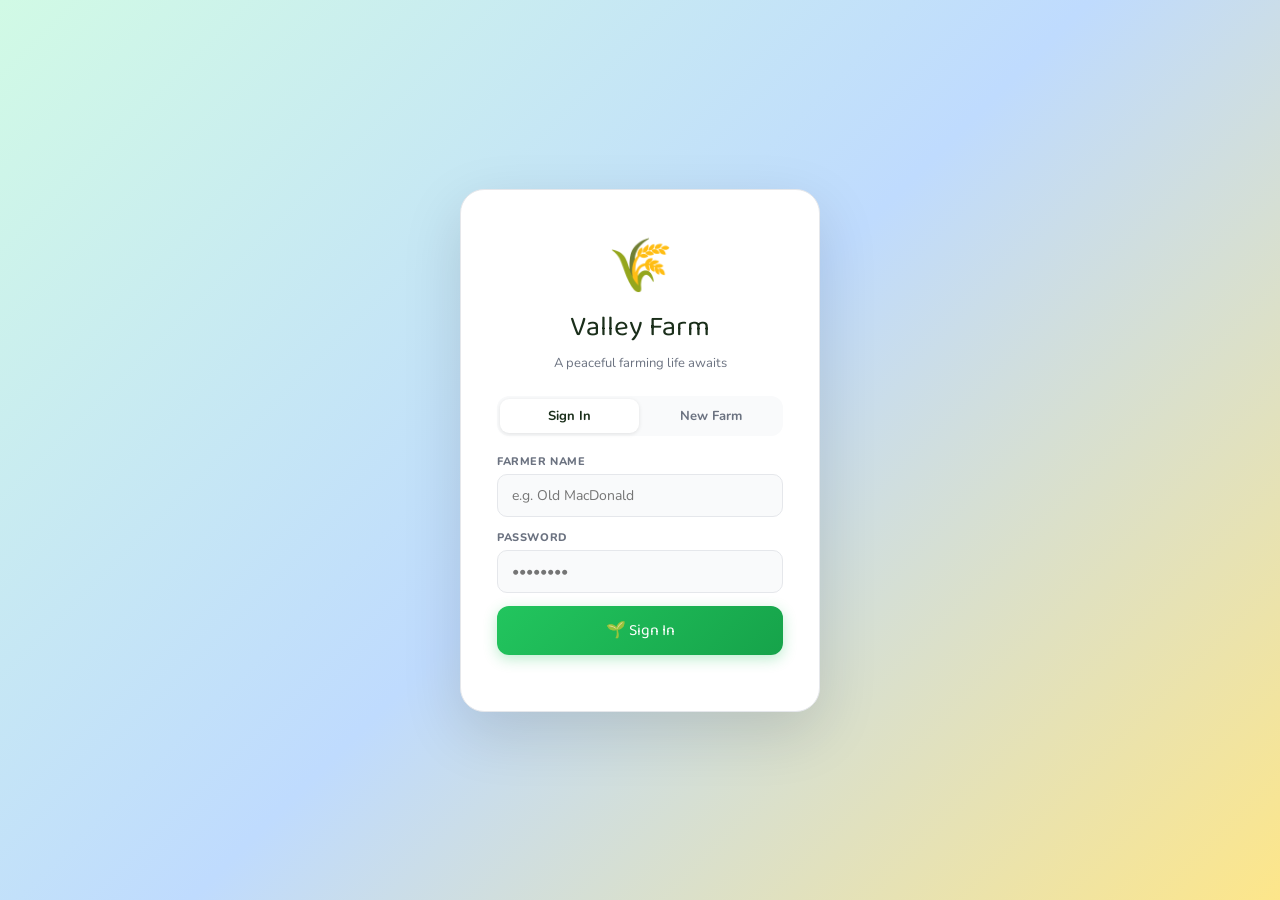
<file: code1.html>
<!DOCTYPE html>
<html lang="en">
<head>
<meta charset="UTF-8">
<meta name="viewport" content="width=device-width, initial-scale=1.0">
<title>Valley Farm</title>
<link href="https://fonts.googleapis.com/css2?family=Nunito:wght@400;600;700;800&family=Baloo+2:wght@700;800&display=swap" rel="stylesheet">
<style>
*{box-sizing:border-box;margin:0;padding:0}
:root{
  --bg:#e8f5e9;--ui-bg:#ffffff;--ui-bg2:#f9fafb;--ui-border:#e5e7eb;
  --text-primary:#1a2e1a;--text-muted:#6b7280;--text-soft:#9ca3af;
  --grass-spring:#6dbf67;--grass-summer:#5aab40;--grass-fall:#c8973a;--grass-winter:#93b8c8;
  --soil:#a07040;--soil-wet:#5c3820;
  --gold:#f59e0b;--green:#22c55e;--panel-w:230px;
}
body.dark{
  --bg:#1a2318;--ui-bg:#1e2a1e;--ui-bg2:#243024;--ui-border:#2d3d2d;
  --text-primary:#d4edda;--text-muted:#8faa8f;--text-soft:#5d7a5d;
  --grass-spring:#3d7a38;--grass-summer:#336828;--grass-fall:#7a5a1a;--grass-winter:#4a6a78;
  --soil:#6a4828;--soil-wet:#3a2010;
}
body{font-family:'Nunito',sans-serif;background:var(--bg);overflow:hidden;height:100vh;display:flex;flex-direction:column;user-select:none;transition:background .3s,color .3s}

.screen{display:none;position:fixed;inset:0;z-index:100;flex-direction:column}
.screen.active{display:flex}

/* AUTH */
#auth-screen{align-items:center;justify-content:center;background:linear-gradient(135deg,#d1fae5,#bfdbfe,#fde68a)}
body.dark #auth-screen{background:linear-gradient(135deg,#0d2a1a,#1a1f3a,#2a2000)}
.auth-card{background:var(--ui-bg);border-radius:24px;padding:40px 36px;width:360px;box-shadow:0 20px 60px rgba(0,0,0,0.13);border:1px solid var(--ui-border)}
.auth-logo{font-size:52px;text-align:center;margin-bottom:4px}
.auth-title{font-family:'Baloo 2',cursive;font-size:28px;color:var(--text-primary);text-align:center;margin-bottom:4px}
.auth-sub{font-size:13px;color:var(--text-muted);text-align:center;margin-bottom:24px}
.auth-tabs{display:flex;background:var(--ui-bg2);border-radius:12px;padding:3px;margin-bottom:18px;gap:3px}
.auth-tab{flex:1;padding:8px;border:none;background:transparent;font-family:'Nunito',sans-serif;font-size:13px;font-weight:700;color:var(--text-muted);cursor:pointer;border-radius:9px;transition:all .2s}
.auth-tab.active{background:var(--ui-bg);color:var(--text-primary);box-shadow:0 1px 4px rgba(0,0,0,0.1)}
.auth-field{margin-bottom:13px}
.auth-field label{display:block;font-size:11px;font-weight:800;color:var(--text-muted);margin-bottom:5px;text-transform:uppercase;letter-spacing:.6px}
.auth-field input{width:100%;padding:11px 14px;border:1.5px solid var(--ui-border);border-radius:10px;font-family:'Nunito',sans-serif;font-size:14px;color:var(--text-primary);outline:none;transition:border-color .2s;background:var(--ui-bg2)}
.auth-field input:focus{border-color:#22c55e}
.auth-btn{width:100%;padding:12px;border:none;border-radius:12px;background:linear-gradient(135deg,#22c55e,#16a34a);color:#fff;font-family:'Baloo 2',cursive;font-size:16px;cursor:pointer;transition:all .2s;box-shadow:0 4px 14px rgba(34,197,94,0.3)}
.auth-btn:hover{transform:translateY(-1px);box-shadow:0 6px 18px rgba(34,197,94,0.4)}
.auth-error{color:#ef4444;font-size:11px;font-weight:700;margin-bottom:10px;display:none;background:#fef2f2;padding:6px 10px;border-radius:8px;border:1px solid #fca5a5}
.saved-list{margin-top:16px}
.saved-title{font-size:10px;font-weight:800;color:var(--text-soft);text-transform:uppercase;letter-spacing:.6px;margin-bottom:7px}
.saved-entry{display:flex;align-items:center;justify-content:space-between;padding:8px 12px;background:var(--ui-bg2);border-radius:9px;margin-bottom:5px;cursor:pointer;transition:background .15s;border:1px solid var(--ui-border)}
.saved-entry:hover{background:#f0fdf4;border-color:#86efac}
body.dark .saved-entry:hover{background:#1a3a20;border-color:#4ade80}
.saved-entry-name{font-size:13px;font-weight:700;color:var(--text-primary)}
.saved-entry-info{font-size:11px;color:var(--text-muted)}
.saved-entry-del{color:var(--text-soft);cursor:pointer;font-size:15px;padding:2px 5px;border-radius:5px}
.saved-entry-del:hover{color:#ef4444}

/* GAME */
#game-screen{background:var(--bg);transition:background .3s}
#hud{background:var(--ui-bg);border-bottom:1.5px solid var(--ui-border);padding:6px 14px;display:flex;align-items:center;justify-content:space-between;flex-wrap:wrap;gap:6px;z-index:50;box-shadow:0 2px 8px rgba(0,0,0,0.05)}
.hud-pill{display:flex;align-items:center;gap:5px;background:var(--ui-bg2);border:1.5px solid var(--ui-border);border-radius:20px;padding:4px 10px;font-size:12px;font-weight:700;color:var(--text-primary);white-space:nowrap}
.hud-pill.gold-pill{background:#fefce8;border-color:#fde68a;color:#92400e}
body.dark .hud-pill.gold-pill{background:#2a2000;border-color:#78500a;color:#fbbf24}
.bar-wrap{width:55px;height:5px;background:var(--ui-border);border-radius:4px;overflow:hidden}
.bar-fill{height:100%;border-radius:4px;transition:width .4s}
.autosave-dot{width:7px;height:7px;border-radius:50%;background:#22c55e;animation:savepulse 2.5s infinite}
@keyframes savepulse{0%,100%{opacity:1}50%{opacity:.35}}

#main{display:flex;flex:1;overflow:hidden}
#farm-wrap{flex:1;overflow:auto;padding:12px;display:flex;align-items:flex-start;justify-content:flex-start}
#farm-wrap::-webkit-scrollbar{width:5px;height:5px}
#farm-wrap::-webkit-scrollbar-thumb{background:var(--ui-border);border-radius:4px}
#farm-grid{display:grid;gap:3px}

/* TILE — solid, bright, visible borders */
.tile{
  width:52px;height:52px;border-radius:7px;
  display:flex;align-items:center;justify-content:center;
  font-size:22px;cursor:pointer;position:relative;
  border:2px solid rgba(0,0,0,0.13);
  transition:filter .12s,transform .12s;
  overflow:hidden;
}
.tile:hover{filter:brightness(1.25);transform:scale(1.1);z-index:5;border-color:rgba(255,255,255,0.75);box-shadow:0 4px 14px rgba(0,0,0,0.18)}
.tile:active{transform:scale(.93)}

.tile-s0 .crop-em{font-size:14px}
.tile-s1 .crop-em{font-size:18px}
.tile-s2 .crop-em{font-size:24px}
.tile-s3 .crop-em{font-size:28px}
.tile-ready{animation:readypulse 1.4s ease-in-out infinite}
@keyframes readypulse{0%,100%{box-shadow:0 0 0 0 rgba(250,204,21,.7)}50%{box-shadow:0 0 12px 6px rgba(250,204,21,.22)}}
.sparkle{position:absolute;top:2px;right:3px;font-size:10px}
.days-badge{position:absolute;bottom:2px;left:3px;font-size:9px;font-weight:800;color:rgba(255,255,255,.95);text-shadow:0 1px 3px rgba(0,0,0,.7)}
.water-dot{position:absolute;bottom:3px;right:3px;width:5px;height:5px;border-radius:50%;background:#60a5fa}
.grass-deco{font-size:13px;opacity:.22}

/* TREE — grounded on grass tile */
.tile-tree{
  width:52px;height:52px;border-radius:7px;
  display:flex;align-items:center;justify-content:center;
  font-size:26px;
  border:2px solid rgba(0,0,0,0.13);
  pointer-events:none;
}

/* SIDE */
#side{width:var(--panel-w);background:var(--ui-bg);border-left:1.5px solid var(--ui-border);display:flex;flex-direction:column;overflow:hidden}
.tabs{display:flex;padding:6px 6px 0;gap:3px;border-bottom:1.5px solid var(--ui-border)}
.tab-btn{flex:1;padding:8px 4px;background:transparent;color:var(--text-muted);border:none;border-radius:8px 8px 0 0;font-family:'Nunito',sans-serif;font-size:11px;font-weight:800;cursor:pointer;transition:all .15s}
.tab-btn.active{background:var(--ui-bg2);color:var(--green);border-bottom:2.5px solid var(--green)}
.tab-btn:hover:not(.active){background:var(--ui-bg2)}
#side-content{flex:1;overflow-y:auto;padding:10px}
#side-content::-webkit-scrollbar{width:4px}
#side-content::-webkit-scrollbar-thumb{background:var(--ui-border);border-radius:4px}
.s-sec{font-size:10px;font-weight:800;color:var(--text-soft);text-transform:uppercase;letter-spacing:.8px;margin:12px 0 6px}
.s-sec:first-child{margin-top:0}
.inv-row{display:flex;justify-content:space-between;align-items:center;padding:6px 9px;background:var(--ui-bg2);border-radius:8px;margin-bottom:3px;font-size:12px;font-weight:600;border:1px solid var(--ui-border);color:var(--text-primary)}
.inv-qty{color:var(--gold);font-weight:800}
.inv-val{color:var(--green);font-size:11px;font-weight:700}
.empty-msg{color:var(--text-soft);font-size:11px;line-height:2.1;text-align:center;padding:8px}
.ship-btn{width:100%;margin-top:8px;background:linear-gradient(135deg,#22c55e,#16a34a);color:#fff;border:none;padding:10px 6px;font-family:'Baloo 2',cursive;font-size:13px;cursor:pointer;border-radius:11px;transition:all .15s;box-shadow:0 3px 10px rgba(34,197,94,.2)}
.ship-btn:hover{transform:translateY(-1px);box-shadow:0 5px 14px rgba(34,197,94,.3)}
.pending-box{margin-top:8px;padding:8px;background:#f0fdf4;border:1px solid #86efac;border-radius:10px;font-size:11px;color:#166534;text-align:center;line-height:1.9;font-weight:600}
body.dark .pending-box{background:#0d2a14;border-color:#166534;color:#4ade80}
.stats-box{margin-top:10px;padding:10px;background:var(--ui-bg2);border-radius:10px;font-size:11px;color:var(--text-muted);line-height:2.3;border:1px solid var(--ui-border)}
.stats-box b{color:var(--text-primary)}
.shop-card{padding:10px;background:var(--ui-bg2);border:1px solid var(--ui-border);border-radius:12px;margin-bottom:7px;transition:border-color .15s}
.shop-card:hover{border-color:#86efac}
.shop-name{font-size:13px;font-weight:800;color:var(--text-primary)}
.shop-price{font-size:11px;font-weight:700;color:var(--gold)}
.shop-meta{font-size:10px;color:var(--text-soft);margin:3px 0 7px;line-height:1.8}
.shop-row{display:flex;gap:5px}
.buy-btn{flex:1;background:var(--ui-bg);color:#166534;border:1.5px solid #86efac;padding:6px 3px;font-family:'Nunito',sans-serif;font-size:10px;font-weight:700;cursor:pointer;border-radius:8px;transition:all .15s}
body.dark .buy-btn{color:#4ade80;border-color:#166534;background:var(--ui-bg2)}
.buy-btn:hover:not(:disabled){background:#f0fdf4;border-color:#4ade80}
body.dark .buy-btn:hover:not(:disabled){background:#0d2a14}
.buy-btn:disabled{opacity:.35;cursor:not-allowed}
.winter-msg{color:var(--text-soft);font-size:12px;line-height:2.2;text-align:center;padding:24px 10px}

/* TOOLBAR */
#toolbar{background:var(--ui-bg);border-top:1.5px solid var(--ui-border);padding:8px 12px;display:flex;align-items:center;gap:6px;flex-wrap:nowrap;overflow-x:auto;z-index:50}
.tool-btn{background:var(--ui-bg2);color:var(--text-primary);border:1.5px solid var(--ui-border);padding:7px 12px;font-family:'Nunito',sans-serif;font-size:12px;font-weight:700;cursor:pointer;border-radius:10px;transition:all .15s;white-space:nowrap;flex-shrink:0}
.tool-btn:hover{border-color:#86efac;background:#f0fdf4;color:#166534}
body.dark .tool-btn:hover{background:#0d2a14;border-color:#166534;color:#4ade80}
.tool-btn.active{border-color:#22c55e;background:#dcfce7;color:#166534}
body.dark .tool-btn.active{background:#0d2a14;border-color:#4ade80;color:#4ade80}
.tool-btn:active{transform:scale(.95)}
#seed-select{background:var(--ui-bg2);color:var(--text-primary);border:1.5px solid var(--ui-border);padding:7px 10px;font-family:'Nunito',sans-serif;font-size:11px;font-weight:600;border-radius:10px;cursor:pointer;flex-shrink:0;outline:none}
.spacer{flex:1}
#sleep-btn{background:linear-gradient(135deg,#6366f1,#4f46e5);color:#fff;border:none;padding:8px 16px;font-family:'Baloo 2',cursive;font-size:13px;cursor:pointer;border-radius:10px;transition:all .15s;flex-shrink:0;box-shadow:0 3px 10px rgba(99,102,241,.3)}
#sleep-btn:hover{transform:translateY(-1px);box-shadow:0 5px 14px rgba(99,102,241,.4)}
#pause-btn{background:var(--ui-bg2);color:var(--text-primary);border:1.5px solid var(--ui-border);padding:7px 12px;font-family:'Nunito',sans-serif;font-size:12px;font-weight:700;cursor:pointer;border-radius:10px;transition:all .15s;flex-shrink:0}
#pause-btn:hover{border-color:#6366f1;background:#eef2ff;color:#4f46e5}
body.dark #pause-btn:hover{background:#1e1a3a;border-color:#6366f1;color:#818cf8}

/* TOASTS */
#toast-wrap{position:fixed;top:54px;right:14px;display:flex;flex-direction:column;gap:5px;z-index:999;pointer-events:none}
.toast{background:var(--ui-bg);border:1.5px solid var(--ui-border);padding:8px 14px;font-size:12px;font-weight:700;border-radius:12px;box-shadow:0 4px 18px rgba(0,0,0,.1);animation:toastIn .22s ease;max-width:230px;color:var(--text-primary)}
@keyframes toastIn{from{transform:translateX(110%);opacity:0}to{transform:translateX(0);opacity:1}}
.toast-out{animation:toastOut .2s ease forwards}
@keyframes toastOut{to{transform:translateX(110%);opacity:0}}
.toast.t-success{border-color:#86efac;color:#166534}
body.dark .toast.t-success{color:#4ade80;border-color:#166534}
.toast.t-warn{border-color:#fde68a;color:#92400e}
.toast.t-error{border-color:#fca5a5;color:#991b1b}

/* SLEEP */
#sleep-overlay{display:none;position:fixed;inset:0;background:rgba(15,23,42,.96);z-index:1000;align-items:center;justify-content:center;flex-direction:column;gap:14px}
#sleep-overlay.show{display:flex;animation:fdIn .4s ease}
@keyframes fdIn{from{opacity:0}to{opacity:1}}
.sleep-moon{font-size:56px;animation:floatY 2s ease-in-out infinite}
@keyframes floatY{0%,100%{transform:translateY(0)}50%{transform:translateY(-10px)}}
.sleep-text{font-family:'Baloo 2',cursive;font-size:18px;color:#e2e8f0}
.sleep-sub{font-size:12px;color:#64748b}

/* SEASON BANNER */
.season-banner{position:fixed;top:50%;left:50%;transform:translate(-50%,-50%);background:var(--ui-bg);border:2px solid var(--ui-border);padding:18px 36px;font-family:'Baloo 2',cursive;font-size:18px;color:var(--text-primary);z-index:900;pointer-events:none;text-align:center;border-radius:18px;box-shadow:0 10px 40px rgba(0,0,0,.15);animation:bannerPop .45s ease}
@keyframes bannerPop{from{transform:translate(-50%,-50%) scale(.5);opacity:0}to{transform:translate(-50%,-50%) scale(1);opacity:1}}

/* PAUSE MENU */
#pause-overlay{display:none;position:fixed;inset:0;background:rgba(0,0,0,.5);z-index:800;align-items:center;justify-content:center}
#pause-overlay.show{display:flex;animation:fdIn .2s ease}
.pause-card{background:var(--ui-bg);border-radius:22px;padding:30px 26px;width:320px;border:1.5px solid var(--ui-border);box-shadow:0 20px 60px rgba(0,0,0,.2)}
.pause-title{font-family:'Baloo 2',cursive;font-size:22px;color:var(--text-primary);text-align:center;margin-bottom:4px}
.pause-sub{font-size:12px;color:var(--text-muted);text-align:center;margin-bottom:20px}
.pause-row{display:flex;align-items:center;justify-content:space-between;padding:11px 0;border-bottom:1px solid var(--ui-border)}
.pause-row:last-of-type{border-bottom:none}
.pause-label{font-size:13px;font-weight:700;color:var(--text-primary)}
.pause-desc{font-size:10px;color:var(--text-soft);margin-top:2px}
.toggle{position:relative;width:44px;height:24px;flex-shrink:0}
.toggle input{opacity:0;width:0;height:0}
.toggle-slider{position:absolute;inset:0;background:#d1d5db;border-radius:24px;cursor:pointer;transition:background .2s}
.toggle input:checked+.toggle-slider{background:#22c55e}
.toggle-slider::before{content:'';position:absolute;width:18px;height:18px;left:3px;top:3px;background:#fff;border-radius:50%;transition:transform .2s;box-shadow:0 1px 3px rgba(0,0,0,.2)}
.toggle input:checked+.toggle-slider::before{transform:translateX(20px)}
.pause-btn-row{display:flex;gap:8px;margin-top:18px}
.pause-action{flex:1;padding:9px 4px;border-radius:10px;border:1.5px solid var(--ui-border);background:var(--ui-bg2);color:var(--text-primary);font-family:'Nunito',sans-serif;font-size:11px;font-weight:700;cursor:pointer;transition:all .15s}
.pause-action:hover{border-color:#86efac;background:#f0fdf4;color:#166534}
body.dark .pause-action:hover{background:#0d2a14;border-color:#166534;color:#4ade80}
.pause-action.danger:hover{border-color:#fca5a5;background:#fef2f2;color:#991b1b}
body.dark .pause-action.danger:hover{background:#2a0d0d;border-color:#991b1b;color:#f87171}
.pause-close{width:100%;margin-top:8px;padding:11px;border-radius:12px;border:none;background:linear-gradient(135deg,#22c55e,#16a34a);color:#fff;font-family:'Baloo 2',cursive;font-size:15px;cursor:pointer;transition:all .15s}
.pause-close:hover{transform:translateY(-1px);box-shadow:0 5px 14px rgba(34,197,94,.3)}
</style>
</head>
<body>

<!-- AUTH -->
<div id="auth-screen" class="screen active">
  <div class="auth-card">
    <div class="auth-logo">🌾</div>
    <div class="auth-title">Valley Farm</div>
    <div class="auth-sub">A peaceful farming life awaits</div>
    <div class="auth-tabs">
      <button class="auth-tab active" onclick="switchAuthTab('login')">Sign In</button>
      <button class="auth-tab" onclick="switchAuthTab('signup')">New Farm</button>
    </div>
    <div id="auth-error" class="auth-error"></div>
    <div class="auth-field"><label>Farmer Name</label><input type="text" id="auth-name" placeholder="e.g. Old MacDonald" autocomplete="username"></div>
    <div class="auth-field"><label>Password</label><input type="password" id="auth-pass" placeholder="••••••••" onkeydown="if(event.key==='Enter')authSubmit()"></div>
    <button class="auth-btn" id="auth-submit-btn" onclick="authSubmit()">🌱 Sign In</button>
    <div class="saved-list" id="saved-list"></div>
  </div>
</div>

<!-- GAME -->
<div id="game-screen" class="screen">
  <div id="hud">
    <div class="hud-pill">📅 <span id="hud-day">Day 1</span></div>
    <div class="hud-pill" id="season-pill">🌸 <span id="hud-season">Spring</span></div>
    <div class="hud-pill">📆 <span id="hud-year">Yr.1</span></div>
    <div class="hud-pill"><span id="weather-em">☀️</span> <span id="hud-weather">Sunny</span></div>
    <div class="hud-pill">
      <span id="dn-icon" style="font-size:14px">☀️</span>
      <span id="hud-time">6:00 AM</span>
      <div class="bar-wrap"><div class="bar-fill" id="time-bar" style="width:0%;background:#f59e0b"></div></div>
    </div>
    <div class="hud-pill">⚡<div class="bar-wrap"><div class="bar-fill" id="energy-bar" style="width:100%;background:#22c55e"></div></div><span id="hud-energy" style="font-size:11px">100</span></div>
    <div class="hud-pill gold-pill">💰 <span id="hud-gold">500g</span></div>
    <span id="hud-pending" style="font-size:11px;color:#16a34a;font-weight:700"></span>
    <div class="hud-pill" style="gap:5px"><div class="autosave-dot"></div><span style="font-size:10px;color:var(--text-soft);font-weight:700">AUTO</span></div>
  </div>

  <div id="main">
    <div id="farm-wrap"><div id="farm-grid"></div></div>
    <div id="side">
      <div class="tabs">
        <button class="tab-btn active" onclick="setTab('inv')">🎒 Bag</button>
        <button class="tab-btn" onclick="setTab('shop')">🛒 Shop</button>
      </div>
      <div id="side-content"></div>
    </div>
  </div>

  <div id="toolbar">
    <button class="tool-btn active" id="tool-hoe" onclick="setTool('hoe')">⛏ Hoe</button>
    <button class="tool-btn" id="tool-water" onclick="setTool('water')">💧 Water</button>
    <button class="tool-btn" id="tool-seed" onclick="setTool('seed')">🌱 Seeds</button>
    <button class="tool-btn" id="tool-scythe" onclick="setTool('scythe')">🌾 Scythe</button>
    <select id="seed-select" style="display:none" onchange="G.seed=this.value"></select>
    <div class="spacer"></div>
    <button id="pause-btn" onclick="openPause()">⏸ Menu</button>
    <button id="sleep-btn" onclick="doSleep()">🌙 Sleep</button>
  </div>
</div>

<div id="toast-wrap"></div>

<div id="sleep-overlay">
  <div class="sleep-moon">🌙</div>
  <div class="sleep-text">Resting...</div>
  <div class="sleep-sub">Crops grow overnight ✨</div>
</div>

<div id="pause-overlay">
  <div class="pause-card">
    <div class="pause-title">⏸ Paused</div>
    <div class="pause-sub" id="pause-sub">Valley Farm</div>
    <div class="pause-row">
      <div><div class="pause-label">🌙 Dark Mode</div><div class="pause-desc">Easier on the eyes</div></div>
      <label class="toggle"><input type="checkbox" id="tog-dark" onchange="toggleDark(this.checked)"><span class="toggle-slider"></span></label>
    </div>
    <div class="pause-row">
      <div><div class="pause-label">🔔 Notifications</div><div class="pause-desc">Show popup messages</div></div>
      <label class="toggle"><input type="checkbox" id="tog-toasts" checked onchange="S.toasts=this.checked"><span class="toggle-slider"></span></label>
    </div>
    <div class="pause-row">
      <div><div class="pause-label">⚡ Energy Cost</div><div class="pause-desc">Actions use energy</div></div>
      <label class="toggle"><input type="checkbox" id="tog-energy" checked onchange="S.energyCost=this.checked"><span class="toggle-slider"></span></label>
    </div>
    <div class="pause-row">
      <div><div class="pause-label">🌧️ Random Weather</div><div class="pause-desc">Rain auto-waters crops</div></div>
      <label class="toggle"><input type="checkbox" id="tog-weather" checked onchange="S.weather=this.checked"><span class="toggle-slider"></span></label>
    </div>
    <div class="pause-btn-row">
      <button class="pause-action" onclick="closePause()">▶ Resume</button>
      <button class="pause-action" onclick="saveAll();toast('Saved! 💾','success');closePause()">💾 Save</button>
      <button class="pause-action danger" onclick="doLogout()">↩ Sign Out</button>
    </div>
    <button class="pause-close" onclick="closePause()">Continue Farming 🌾</button>
  </div>
</div>

<script>
/* ══ DATA ══ */
const GW=14,GH=10;
const SEASONS=['Spring','Summer','Fall','Winter'];
const SEASON_COL={Spring:'#16a34a',Summer:'#d97706',Fall:'#c2410c',Winter:'#0369a1'};
const SEASON_BG={Spring:'#dcfce7',Summer:'#fef9c3',Fall:'#ffedd5',Winter:'#e0f2fe'};
const GRASS={Spring:'#6dbf67',Summer:'#5aab40',Fall:'#c8973a',Winter:'#93b8c8'};
const SOIL_N='#a07040',SOIL_W='#5c3820';

// [row, col, emoji]
const TREES=[
  [0,0,'🌲'],[0,1,'🌳'],[0,GW-2,'🌳'],[0,GW-1,'🌲'],
  [GH-1,0,'🌳'],[GH-1,1,'🌲'],[GH-1,GW-2,'🌲'],[GH-1,GW-1,'🌳'],
  [3,0,'🌴'],[GH-4,0,'🌵'],[3,GW-1,'🌴'],[GH-4,GW-1,'🌵'],
  [1,0,'🌿'],[GH-2,0,'🌿'],[1,GW-1,'🌿'],[GH-2,GW-1,'🌿'],
];
const TMAP=new Map(TREES.map(([r,c,e])=>[r*100+c,e]));

const CROPS={
  parsnip:    {n:'Parsnip',    e:'🥕',days:4, buy:10,  sell:35,  seasons:['Spring']},
  carrot:     {n:'Carrot',     e:'🥕',days:3, buy:15,  sell:50,  seasons:['Spring','Fall']},
  potato:     {n:'Potato',     e:'🥔',days:6, buy:50,  sell:150, seasons:['Spring']},
  cauliflower:{n:'Cauliflower',e:'🥦',days:12,buy:80,  sell:175, seasons:['Spring']},
  strawberry: {n:'Strawberry', e:'🍓',days:8, buy:100, sell:300, seasons:['Spring','Summer']},
  tulip:      {n:'Tulip',      e:'🌷',days:5, buy:30,  sell:90,  seasons:['Spring']},
  garlic:     {n:'Garlic',     e:'🧄',days:5, buy:40,  sell:100, seasons:['Spring','Fall']},
  melon:      {n:'Melon',      e:'🍈',days:12,buy:80,  sell:250, seasons:['Summer']},
  tomato:     {n:'Tomato',     e:'🍅',days:11,buy:50,  sell:180, seasons:['Summer']},
  corn:       {n:'Corn',       e:'🌽',days:14,buy:150, sell:500, seasons:['Summer','Fall']},
  sunflower:  {n:'Sunflower',  e:'🌻',days:8, buy:200, sell:350, seasons:['Summer']},
  pepper:     {n:'Pepper',     e:'🌶',days:9, buy:70,  sell:220, seasons:['Summer']},
  blueberry:  {n:'Blueberry',  e:'🫐',days:13,buy:80,  sell:125, seasons:['Summer']},
  eggplant:   {n:'Eggplant',   e:'🍆',days:9, buy:60,  sell:190, seasons:['Summer','Fall']},
  pumpkin:    {n:'Pumpkin',    e:'🎃',days:13,buy:100, sell:320, seasons:['Fall']},
  yam:        {n:'Yam',        e:'🍠',days:10,buy:60,  sell:200, seasons:['Fall']},
  cranberry:  {n:'Cranberry',  e:'🍒',days:7, buy:240, sell:550, seasons:['Fall']},
  mushroom:   {n:'Mushroom',   e:'🍄',days:6, buy:35,  sell:110, seasons:['Fall']},
};

/* ══ SETTINGS ══ */
let S={dark:false,toasts:true,energyCost:true,weather:true};
function loadS(){try{const s=JSON.parse(localStorage.getItem('vf_s'));if(s)S={...S,...s};}catch(e){}}
function saveS(){localStorage.setItem('vf_s',JSON.stringify(S));}
function applyS(){
  document.body.classList.toggle('dark',S.dark);
  document.getElementById('tog-dark').checked=S.dark;
  document.getElementById('tog-toasts').checked=S.toasts;
  document.getElementById('tog-energy').checked=S.energyCost;
  document.getElementById('tog-weather').checked=S.weather;
}
function toggleDark(on){S.dark=on;document.body.classList.toggle('dark',on);saveS();}

/* ══ AUTH / SAVE ══ */
let CU=null,authMode='login';
function getUsers(){return JSON.parse(localStorage.getItem('vf_u')||'{}')}
function setUsers(u){localStorage.setItem('vf_u',JSON.stringify(u))}
function getSaves(){return JSON.parse(localStorage.getItem('vf_sv')||'{}')}
function setSaves(s){localStorage.setItem('vf_sv',JSON.stringify(s))}

function saveAll(){
  if(!CU)return;
  const sv=getSaves();sv[CU]={...G,_ts:Date.now()};setSaves(sv);saveS();
}

function switchAuthTab(mode){
  authMode=mode;
  document.querySelectorAll('.auth-tab').forEach((t,i)=>t.classList.toggle('active',['login','signup'][i]===mode));
  document.getElementById('auth-submit-btn').textContent=mode==='signup'?'🌱 Create Farm':'🌱 Sign In';
  document.getElementById('auth-error').style.display='none';
  renderSaved();
}

function renderSaved(){
  const saves=Object.entries(getSaves());
  const el=document.getElementById('saved-list');
  if(authMode==='login'&&saves.length){
    el.innerHTML='<div class="saved-title">Quick Load</div>'+saves.map(([nm,d])=>
      `<div class="saved-entry" onclick="quickLoad('${nm}')">
        <div><div class="saved-entry-name">🧑‍🌾 ${nm}</div><div class="saved-entry-info">Day ${d.day||1} · Yr.${d.year||1} · ${d.gold||0}g</div></div>
        <span class="saved-entry-del" onclick="event.stopPropagation();delSave('${nm}')">✕</span>
      </div>`).join('');
  } else el.innerHTML='';
}

function delSave(nm){const s=getSaves();delete s[nm];setSaves(s);renderSaved();}
function quickLoad(nm){
  document.getElementById('auth-name').value=nm;
  document.getElementById('auth-pass').value='';
  authSubmit();
}

function authSubmit(){
  const nm=document.getElementById('auth-name').value.trim();
  const pw=document.getElementById('auth-pass').value;
  const err=document.getElementById('auth-error');
  err.style.display='none';
  if(!nm){err.textContent='Enter a farmer name!';err.style.display='block';return;}
  const users=getUsers();
  if(authMode==='signup'){
    if(pw.length<4){err.textContent='Password must be 4+ characters.';err.style.display='block';return;}
    if(users[nm]){err.textContent='Name taken! Try signing in.';err.style.display='block';return;}
    users[nm]=pw;setUsers(users);CU=nm;initState();saveAll();
  } else {
    if(!users[nm]){users[nm]=pw||'farm';setUsers(users);}
    else if(users[nm]!==pw&&pw){err.textContent='Wrong password!';err.style.display='block';return;}
    CU=nm;
    const sv=getSaves()[nm];
    sv?loadState(sv):initState();
  }
  launchGame();
}

function doLogout(){
  saveAll();closePause();
  clearInterval(clockInt);clearInterval(asInt);
  CU=null;
  document.getElementById('game-screen').classList.remove('active');
  document.getElementById('auth-screen').classList.add('active');
  document.getElementById('auth-name').value='';
  document.getElementById('auth-pass').value='';
  authMode='login';
  document.querySelectorAll('.auth-tab').forEach((t,i)=>t.classList.toggle('active',i===0));
  document.getElementById('auth-submit-btn').textContent='🌱 Sign In';
  renderSaved();
}

/* ══ STATE ══ */
let G={};
let clockInt=null,asInt=null,paused=false,currentTab='inv';

function mkFarm(){
  return Array.from({length:GH},()=>Array.from({length:GW},()=>({tilled:false,watered:false,crop:null,idleDays:0})));
}
function initState(){
  G={day:1,si:0,year:1,weather:'sunny',time:360,gold:500,energy:100,
     farm:mkFarm(),inv:{parsnip:5,carrot:3},bag:{},pending:0,
     tool:'hoe',seed:'parsnip',stats:{crops:0,earned:0,days:0}};
}
function loadState(s){
  G=s;
  if(!G.stats)G.stats={crops:0,earned:0,days:0};
  G.farm=G.farm.map(row=>row.map(t=>({idleDays:0,...t})));
}

/* ══ HELPERS ══ */
function season(){return SEASONS[G.si];}
function sCrops(){return Object.entries(CROPS).filter(([,c])=>c.seasons.includes(season()));}
function fmtTime(t){
  const h=Math.floor(t/60)%24,m=t%60,ap=h>=12?'PM':'AM';
  const h12=h===0?12:h>12?h-12:h;
  return `${h12}:${String(m).padStart(2,'0')} ${ap}`;
}
function cropStage(c){
  if(!c)return -1;
  const d=CROPS[c.type].days;
  if(c.days>=d)return 3;
  if(c.days>=Math.ceil(d*0.66))return 2;
  if(c.days>=Math.ceil(d*0.33))return 1;
  return 0;
}
function dnIcon(t){
  if(t<420)return'🌅';
  if(t<780)return'☀️';
  if(t<1020)return'🌤️';
  if(t<1140)return'🌆';
  return'🌙';
}

/* ══ TOAST ══ */
let tid=0;
function toast(msg,type,dur){
  type=type||'info';dur=dur||2600;
  if(!S.toasts&&type!=='success')return;
  const id=++tid,el=document.createElement('div');
  el.className='toast t-'+type;el.id='t'+id;el.textContent=msg;
  document.getElementById('toast-wrap').appendChild(el);
  setTimeout(()=>{el.classList.add('toast-out');setTimeout(()=>el.remove(),220);},dur);
}

/* ══ RENDER HUD ══ */
function renderHUD(){
  const s=season();
  document.getElementById('hud-day').textContent='Day '+G.day;
  document.getElementById('hud-season').textContent=s;
  const sp=document.getElementById('season-pill');
  sp.style.background=SEASON_BG[s];
  sp.style.borderColor=SEASON_COL[s]+'55';
  sp.style.color=SEASON_COL[s];
  document.getElementById('hud-year').textContent='Yr.'+G.year;
  const rainy=G.weather==='rainy';
  document.getElementById('weather-em').textContent=rainy?'🌧️':'☀️';
  document.getElementById('hud-weather').textContent=rainy?'Rainy':'Sunny';
  document.getElementById('hud-time').textContent=fmtTime(G.time);
  document.getElementById('dn-icon').textContent=dnIcon(G.time);
  const tPct=Math.min(100,((G.time-360)/(1320-360))*100);
  const tb=document.getElementById('time-bar');
  tb.style.width=tPct+'%';tb.style.background=tPct>80?'#ef4444':'#f59e0b';
  const eb=document.getElementById('energy-bar');
  eb.style.width=G.energy+'%';
  eb.style.background=G.energy>50?'#22c55e':G.energy>25?'#f59e0b':'#ef4444';
  document.getElementById('hud-energy').textContent=G.energy;
  document.getElementById('hud-gold').textContent=G.gold+'g';
  document.getElementById('hud-pending').textContent=G.pending>0?'(+'+G.pending+'g tmrw)':'';
}

/* ══ RENDER FARM ══ */
function renderFarm(){
  const grid=document.getElementById('farm-grid');
  grid.style.gridTemplateColumns=`repeat(${GW},52px)`;
  grid.style.gridTemplateRows=`repeat(${GH},52px)`;
  const gc=GRASS[season()];
  grid.innerHTML='';

  for(let r=0;r<GH;r++){
    for(let c=0;c<GW;c++){
      const tkey=r*100+c;

      // TREE TILE — grass background so tree isn't floating
      if(TMAP.has(tkey)){
        const div=document.createElement('div');
        div.className='tile-tree';
        div.style.background=gc;
        let em=TMAP.get(tkey);
        const s=season();
        if(s==='Fall'&&(em==='🌳'||em==='🌲'))em='🍂';
        else if(s==='Winter'&&em==='🌳')em='🪨';
        else if(s==='Winter'&&em==='🌲')em='❄️';
        div.textContent=em;
        grid.appendChild(div);
        continue;
      }

      const tile=G.farm[r][c];
      const div=document.createElement('div');
      div.className='tile';

      // Background
      if(tile.tilled){
        div.style.background=tile.watered?SOIL_W:SOIL_N;
        div.style.borderColor='rgba(0,0,0,0.20)';
      } else {
        div.style.background=gc;
      }

      const st=cropStage(tile.crop);
      const ready=st===3;
      if(ready)div.classList.add('tile-ready');
      if(tile.crop)div.classList.add('tile-s'+st);

      if(tile.crop){
        const ci=document.createElement('span');
        ci.className='crop-em';
        ci.textContent=['🌱','🌿','🪴',CROPS[tile.crop.type].e][st];
        div.appendChild(ci);
        if(ready){
          const sp=document.createElement('span');sp.className='sparkle';sp.textContent='✨';div.appendChild(sp);
        } else {
          const db=document.createElement('span');db.className='days-badge';
          db.textContent=(CROPS[tile.crop.type].days-tile.crop.days)+'d';div.appendChild(db);
        }
      } else if(!tile.tilled){
        const g2=document.createElement('span');g2.className='grass-deco';g2.textContent='🌾';div.appendChild(g2);
      }
      if(tile.watered&&!tile.crop){
        const wd=document.createElement('div');wd.className='water-dot';div.appendChild(wd);
      }
      div.addEventListener('click',()=>clickTile(r,c));
      grid.appendChild(div);
    }
  }
}

/* ══ RENDER SIDE ══ */
function renderSide(){
  const el=document.getElementById('side-content');
  el.innerHTML=currentTab==='inv'?buildInv():buildShop();
  el.querySelectorAll('[data-sell]').forEach(b=>b.addEventListener('click',shipAll));
  el.querySelectorAll('[data-buy]').forEach(b=>b.addEventListener('click',()=>buySeed(b.dataset.buy,+b.dataset.qty)));
}
function buildInv(){
  const seeds=Object.entries(G.inv).filter(([,q])=>q>0);
  const bag=Object.entries(G.bag).filter(([,q])=>q>0);
  const total=bag.reduce((s,[t,q])=>s+CROPS[t].sell*q,0);
  let h='<div class="s-sec">🌱 Seeds</div>';
  if(!seeds.length)h+='<p class="empty-msg">No seeds.<br>Visit the shop!</p>';
  seeds.forEach(([t,q])=>{h+=`<div class="inv-row"><span>${CROPS[t].e} ${CROPS[t].n}</span><span class="inv-qty">×${q}</span></div>`;});
  h+='<div class="s-sec">🧺 Harvested</div>';
  if(!bag.length)h+='<p class="empty-msg">Harvest ready crops<br>with the scythe!</p>';
  bag.forEach(([t,q])=>{h+=`<div class="inv-row"><span>${CROPS[t].e} ${CROPS[t].n}</span><span class="inv-val">×${q} · ${CROPS[t].sell*q}g</span></div>`;});
  if(bag.length)h+=`<button class="ship-btn" data-sell="1">📦 Ship All · ${total}g</button>`;
  if(G.pending>0)h+=`<div class="pending-box">📮 Shipping<br><b>${G.pending}g</b> arrives tomorrow</div>`;
  h+=`<div class="stats-box"><b>📊 Stats</b><br>🌾 Harvested: ${G.stats.crops}<br>💰 Earned: ${G.stats.earned}g<br>📅 Days: ${G.stats.days}<br>📆 Year: ${G.year}</div>`;
  return h;
}
function buildShop(){
  const s=season();
  if(s==='Winter')return`<div class="winter-msg">❄️<br><br>Nothing grows in Winter.<br><br>Rest up — Spring is coming!</div>`;
  let h=`<div class="s-sec">🌞 ${s} Seeds</div>`;
  sCrops().forEach(([type,crop])=>{
    const c5=crop.buy*5,c10=crop.buy*10,hv=G.inv[type]||0;
    h+=`<div class="shop-card">
      <div style="display:flex;justify-content:space-between;align-items:center;margin-bottom:2px">
        <span class="shop-name">${crop.e} ${crop.n}</span><span class="shop-price">${crop.buy}g/seed</span>
      </div>
      <div class="shop-meta">⏱ ${crop.days} days · 📈 sells ${crop.sell}g · have: ${hv}</div>
      <div class="shop-row">
        <button class="buy-btn" data-buy="${type}" data-qty="5" ${G.gold<c5?'disabled':''}>×5 (${c5}g)</button>
        <button class="buy-btn" data-buy="${type}" data-qty="10" ${G.gold<c10?'disabled':''}>×10 (${c10}g)</button>
      </div></div>`;
  });
  return h;
}
function render(){renderHUD();renderFarm();renderSide();updateSeedSel();}
function updateSeedSel(){
  const sel=document.getElementById('seed-select');
  sel.style.display=G.tool==='seed'?'block':'none';
  if(G.tool!=='seed')return;
  const av=sCrops();
  sel.innerHTML=av.map(([t,c])=>`<option value="${t}"${t===G.seed?' selected':''}${!(G.inv[t]||0)?' disabled':''}>${c.e} ${c.n} (×${G.inv[t]||0})</option>`).join('');
  if(!(G.inv[G.seed]||0)){const alt=av.find(([t])=>(G.inv[t]||0)>0);if(alt)G.seed=alt[0];}
  sel.value=G.seed;
}

/* ══ TOOLS / TABS ══ */
function setTab(t){
  currentTab=t;
  document.querySelectorAll('.tab-btn').forEach((b,i)=>b.classList.toggle('active',['inv','shop'][i]===t));
  renderSide();
}
function setTool(t){
  G.tool=t;
  document.querySelectorAll('.tool-btn').forEach(b=>b.classList.remove('active'));
  const el=document.getElementById('tool-'+t);if(el)el.classList.add('active');
  updateSeedSel();
}

/* ══ TILE CLICK ══ */
function clickTile(r,c){
  if(paused)return;
  if(G.energy<=0){toast('Too tired! 😴 Sleep to restore energy.','error');return;}
  const tile=G.farm[r][c];let changed=false;
  const useE=()=>{if(S.energyCost)G.energy=Math.max(0,G.energy-1);};

  if(G.tool==='hoe'){
    if(!tile.tilled){G.farm[r][c]={...tile,tilled:true,idleDays:0};useE();toast('Tilled! 🌱','success');changed=true;}
    else toast('Already tilled!','info',1100);
  }
  else if(G.tool==='water'){
    if(!tile.tilled){toast('Till the soil first!','warn',1100);return;}
    if(tile.watered){toast('Already watered!','info',1100);return;}
    G.farm[r][c]={...tile,watered:true};useE();toast('Watered! 💧','info');changed=true;
  }
  else if(G.tool==='seed'){
    if(!tile.tilled){toast('Till first!','warn',1100);return;}
    if(tile.crop){toast('Already planted!','warn',1100);return;}
    const cr=CROPS[G.seed];
    if(!cr.seasons.includes(season())){toast(cr.n+' won\'t grow in '+season()+'!','error');return;}
    if(!(G.inv[G.seed]||0)){toast('No '+cr.n+' seeds!','error');return;}
    G.farm[r][c]={...tile,crop:{type:G.seed,days:0},idleDays:0};
    G.inv[G.seed]--;
    toast('Planted '+cr.n+'! 🌱','success');changed=true;
  }
  else if(G.tool==='scythe'){
    if(!tile.crop){toast('No crop here!','warn',1100);return;}
    if(cropStage(tile.crop)!==3){toast('Not ready! '+(CROPS[tile.crop.type].days-tile.crop.days)+'d left.','warn');return;}
    const cr=CROPS[tile.crop.type];
    G.bag[tile.crop.type]=(G.bag[tile.crop.type]||0)+1;
    G.farm[r][c]={...tile,crop:null,watered:false,idleDays:0};
    useE();G.stats.crops++;
    toast('Harvested '+cr.n+'! '+cr.e,'success');changed=true;
  }
  if(changed)render();
}

/* ══ SELL / BUY ══ */
function shipAll(){
  const ent=Object.entries(G.bag).filter(([,q])=>q>0);
  if(!ent.length){toast('Nothing to ship!','error');return;}
  let total=0;ent.forEach(([t,q])=>{total+=CROPS[t].sell*q;});
  G.bag={};G.pending+=total;G.stats.earned+=total;
  toast('📦 Shipped '+total+'g — arrives tomorrow!','success');render();
}
function buySeed(type,qty){
  const cr=CROPS[type],cost=cr.buy*qty;
  if(G.gold<cost){toast('Need '+cost+'g! 💸','error');return;}
  G.gold-=cost;G.inv[type]=(G.inv[type]||0)+qty;
  toast('Bought ×'+qty+' '+cr.n+'!','success');render();
}

/* ══ SLEEP / DAY ADVANCE ══ */
function doSleep(){
  if(paused)return;
  clearInterval(clockInt);
  document.getElementById('sleep-overlay').classList.add('show');
  const earned=G.pending,prevSi=G.si;
  setTimeout(()=>{
    advanceDay();
    document.getElementById('sleep-overlay').classList.remove('show');
    saveAll();
    const msgs=[];
    if(earned>0)msgs.push({m:'💰 Received '+earned+'g from shipping!',t:'success'});
    if(G.weather==='rainy')msgs.push({m:'🌧️ It\'s raining! Crops watered.',t:'info'});
    if(G.si!==prevSi){msgs.push({m:['🌸','☀️','🍂','❄️'][G.si]+' '+season()+' has arrived!',t:'warn'});showSeasonBanner();}
    msgs.push({m:'🌅 Good morning, '+CU+'! Day '+G.day,t:'info'});
    msgs.forEach(({m,t},i)=>setTimeout(()=>toast(m,t,3200),i*600));
    startClock();render();
  },1800);
}

function advanceDay(){
  G.farm=G.farm.map(row=>row.map(tile=>{
    if(!tile.crop){
      if(!tile.tilled)return{tilled:false,watered:false,crop:null,idleDays:0};
      const idle=(tile.idleDays||0)+1;
      // revert to grass after 2 idle days
      if(idle>=2)return{tilled:false,watered:false,crop:null,idleDays:0};
      return{...tile,watered:false,idleDays:idle};
    }
    const cr=CROPS[tile.crop.type],s=season();
    if(s==='Winter'||!cr.seasons.includes(s))return{tilled:true,watered:false,crop:null,idleDays:0};
    // grow only if watered
    const newDays=tile.watered?tile.crop.days+1:tile.crop.days;
    return{...tile,watered:false,crop:{...tile.crop,days:newDays},idleDays:0};
  }));
  G.gold+=G.pending;G.pending=0;
  G.day++;
  if(G.day>28){G.day=1;G.si=(G.si+1)%4;if(G.si===0)G.year++;}
  G.weather=(S.weather&&Math.random()<0.25)?'rainy':'sunny';
  if(G.weather==='rainy')G.farm=G.farm.map(row=>row.map(t=>t.tilled?{...t,watered:true}:t));
  G.time=360;G.energy=100;G.stats.days++;
}

function showSeasonBanner(){
  const b=document.createElement('div');b.className='season-banner';
  b.textContent=['🌸','☀️','🍂','❄️'][G.si]+' '+season()+' has arrived!';
  document.body.appendChild(b);setTimeout(()=>b.remove(),2800);
}

/* ══ CLOCK ══ */
function startClock(){
  clearInterval(clockInt);
  clockInt=setInterval(()=>{
    if(paused)return;
    G.time+=2;
    if(G.time>=1320){clearInterval(clockInt);toast('💤 Fell asleep — it\'s late!','info',2500);setTimeout(doSleep,1000);return;}
    renderHUD();
  },300);
}

/* ══ PAUSE ══ */
function openPause(){
  paused=true;
  document.getElementById('pause-sub').textContent='Valley Farm · Day '+G.day+' · Yr.'+G.year;
  document.getElementById('pause-overlay').classList.add('show');
}
function closePause(){
  paused=false;
  document.getElementById('pause-overlay').classList.remove('show');
}
document.getElementById('pause-overlay').addEventListener('click',e=>{
  if(e.target===document.getElementById('pause-overlay'))closePause();
});

/* ══ LAUNCH ══ */
function launchGame(){
  document.getElementById('auth-screen').classList.remove('active');
  document.getElementById('game-screen').classList.add('active');
  render();startClock();
  clearInterval(asInt);
  asInt=setInterval(saveAll,30000);
  toast('Welcome back, '+CU+'! 🌾','success',2800);
}

/* ══ KEYBOARD ══ */
window.addEventListener('keydown',e=>{
  if(!document.getElementById('game-screen').classList.contains('active'))return;
  if(e.code==='Escape'){paused?closePause():openPause();return;}
  if(paused)return;
  const map={KeyH:'hoe',KeyW:'water',KeyS:'seed',KeyR:'scythe'};
  if(map[e.code])setTool(map[e.code]);
  if(e.code==='Space'){e.preventDefault();doSleep();}
});

/* ══ INIT ══ */
loadS();applyS();renderSaved();
</script>
</body>
</html>
</file>
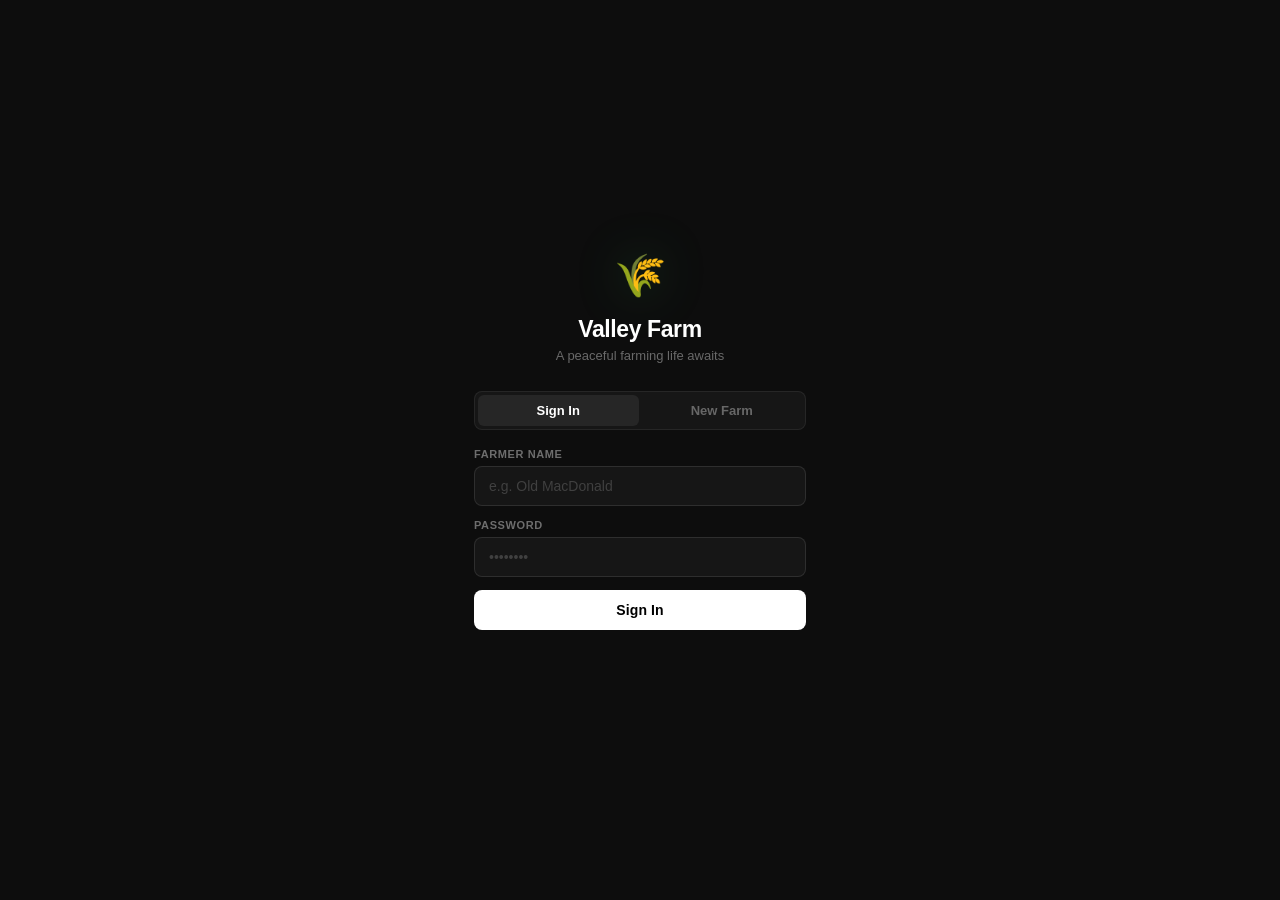
<file: code2.html>
<!DOCTYPE html>
<html lang="en">
<head>
<meta charset="UTF-8">
<meta name="viewport" content="width=device-width, initial-scale=1.0">
<title>Valley Farm</title>
<link href="https://fonts.googleapis.com/css2?family=Nunito:wght@400;600;700;800&family=Baloo+2:wght@700;800&family=Press+Start+2P&display=swap" rel="stylesheet">
<style>
*{box-sizing:border-box;margin:0;padding:0}
:root{
  --bg:#e8f5e9;--ui-bg:#ffffff;--ui-bg2:#f9fafb;--ui-border:#e5e7eb;
  --text-primary:#1a2e1a;--text-muted:#6b7280;--text-soft:#9ca3af;
  --gold:#f59e0b;--green:#22c55e;--panel-w:230px;
}
body.dark{
  --bg:#1a2318;--ui-bg:#1e2a1e;--ui-bg2:#243024;--ui-border:#2d3d2d;
  --text-primary:#d4edda;--text-muted:#8faa8f;--text-soft:#5d7a5d;
}
/* ═══ RETRO THEME VARIABLES ═══ */
body.retro{
  --bg:#1a1209;--ui-bg:#120c00;--ui-bg2:#1c1209;--ui-border:#8b6914;
  --text-primary:#f5deb3;--text-muted:#a1887f;--text-soft:#5d4037;
  --gold:#ffd700;--green:#69f0ae;--panel-w:210px;
}
body{font-family:'Nunito',sans-serif;background:var(--bg);overflow:hidden;height:100vh;display:flex;flex-direction:column;user-select:none;transition:background .3s}
.screen{display:none;position:fixed;inset:0;z-index:100;flex-direction:column}
.screen.active{display:flex}

/* ═══════════════════════════════════════════
   AUTH — CLAUDE AI DARK STYLE
═══════════════════════════════════════════ */
#auth-screen{
  align-items:center;justify-content:center;
  background:#0d0d0d;
  font-family:-apple-system,'Segoe UI',Helvetica,Arial,sans-serif;
}
.auth-wrap{width:100%;max-width:380px;padding:28px 24px}
.auth-logo{font-size:42px;text-align:center;display:block;margin-bottom:16px;filter:drop-shadow(0 0 24px rgba(34,197,94,.25))}
.auth-title{
  font-size:23px;font-weight:600;color:#fff;text-align:center;
  margin-bottom:5px;letter-spacing:-.4px;
  font-family:-apple-system,'Segoe UI',Helvetica,Arial,sans-serif;
}
.auth-sub{font-size:13px;color:rgba(255,255,255,.38);text-align:center;margin-bottom:28px;font-family:-apple-system,'Segoe UI',sans-serif}
.auth-tabs{
  display:flex;background:#161616;border-radius:8px;padding:3px;margin-bottom:18px;gap:3px;
  border:1px solid rgba(255,255,255,.07);
}
.auth-tab{
  flex:1;padding:8px;border:none;background:transparent;
  font-size:13px;font-weight:600;color:rgba(255,255,255,.35);cursor:pointer;
  border-radius:6px;transition:all .18s;
  font-family:-apple-system,'Segoe UI',Helvetica,Arial,sans-serif;
}
.auth-tab.active{background:#262626;color:#fff}
.auth-tab:hover:not(.active){color:rgba(255,255,255,.6)}
.auth-field{margin-bottom:13px}
.auth-field label{
  display:block;font-size:11px;font-weight:600;
  color:rgba(255,255,255,.4);margin-bottom:6px;
  text-transform:uppercase;letter-spacing:.6px;
  font-family:-apple-system,'Segoe UI',Helvetica,Arial,sans-serif;
}
.auth-field input{
  width:100%;padding:11px 14px;
  border:1px solid rgba(255,255,255,.1);border-radius:8px;
  font-size:14px;color:#fff;outline:none;transition:border-color .2s,background .2s;
  background:#161616;
  font-family:-apple-system,'Segoe UI',Helvetica,Arial,sans-serif;
}
.auth-field input::placeholder{color:rgba(255,255,255,.18)}
.auth-field input:focus{border-color:rgba(255,255,255,.28);background:#1c1c1c}
.auth-btn{
  width:100%;padding:12px;border:none;border-radius:8px;
  background:#fff;color:#000;font-size:14px;font-weight:600;cursor:pointer;
  transition:all .18s;letter-spacing:.1px;
  font-family:-apple-system,'Segoe UI',Helvetica,Arial,sans-serif;
}
.auth-btn:hover{background:#ebebeb}
.auth-btn:active{background:#d8d8d8;transform:scale(.99)}
.auth-error{
  color:#f87171;font-size:12px;font-weight:600;margin-bottom:12px;display:none;
  background:rgba(239,68,68,.1);padding:8px 12px;border-radius:8px;
  border:1px solid rgba(239,68,68,.22);
  font-family:-apple-system,'Segoe UI',Helvetica,Arial,sans-serif;
}
.saved-list{margin-top:20px}
.saved-title{
  font-size:10px;font-weight:700;color:rgba(255,255,255,.22);
  text-transform:uppercase;letter-spacing:.8px;margin-bottom:8px;
  font-family:-apple-system,'Segoe UI',Helvetica,Arial,sans-serif;
}
.saved-entry{
  display:flex;align-items:center;justify-content:space-between;
  padding:10px 14px;background:#161616;border-radius:8px;margin-bottom:5px;
  cursor:pointer;transition:background .15s;border:1px solid rgba(255,255,255,.07);
}
.saved-entry:hover{background:#1e1e1e;border-color:rgba(255,255,255,.14)}
.saved-entry-name{font-size:13px;font-weight:600;color:#fff;font-family:-apple-system,'Segoe UI',sans-serif}
.saved-entry-info{font-size:11px;color:rgba(255,255,255,.33);margin-top:2px;font-family:-apple-system,'Segoe UI',sans-serif}
.saved-entry-del{color:rgba(255,255,255,.22);cursor:pointer;font-size:15px;padding:3px 6px;border-radius:4px;transition:color .15s}
.saved-entry-del:hover{color:#f87171}

/* ═══════════════════════════════════════════
   GAME LAYOUT
═══════════════════════════════════════════ */
#game-screen{background:var(--bg);transition:background .3s}
#hud{background:var(--ui-bg);border-bottom:1.5px solid var(--ui-border);padding:6px 14px;display:flex;align-items:center;justify-content:space-between;flex-wrap:wrap;gap:6px;z-index:50;box-shadow:0 2px 8px rgba(0,0,0,.05)}
.hud-pill{display:flex;align-items:center;gap:5px;background:var(--ui-bg2);border:1.5px solid var(--ui-border);border-radius:20px;padding:4px 10px;font-size:12px;font-weight:700;color:var(--text-primary);white-space:nowrap}
.hud-pill.gold-pill{background:#fefce8;border-color:#fde68a;color:#92400e}
body.dark .hud-pill.gold-pill{background:#2a2000;border-color:#78500a;color:#fbbf24}
.bar-wrap{width:55px;height:5px;background:var(--ui-border);border-radius:4px;overflow:hidden}
.bar-fill{height:100%;border-radius:4px;transition:width .4s}
.autosave-dot{width:7px;height:7px;border-radius:50%;background:#22c55e;animation:savepulse 2.5s infinite}
@keyframes savepulse{0%,100%{opacity:1}50%{opacity:.35}}

#main{display:flex;flex:1;overflow:hidden}
#farm-wrap{flex:1;overflow:auto;padding:12px;display:flex;align-items:flex-start;justify-content:flex-start}
#farm-wrap::-webkit-scrollbar{width:5px;height:5px}
#farm-wrap::-webkit-scrollbar-thumb{background:var(--ui-border);border-radius:4px}
#farm-grid{display:grid;gap:3px}

/* TILES */
.tile{width:52px;height:52px;border-radius:7px;display:flex;align-items:center;justify-content:center;font-size:22px;cursor:pointer;position:relative;border:2px solid rgba(0,0,0,.13);transition:filter .12s,transform .12s;overflow:hidden}
.tile:hover{filter:brightness(1.25);transform:scale(1.1);z-index:5;border-color:rgba(255,255,255,.75);box-shadow:0 4px 14px rgba(0,0,0,.18)}
.tile:active{transform:scale(.93)}
.tile-s0 .crop-em{font-size:14px}.tile-s1 .crop-em{font-size:18px}.tile-s2 .crop-em{font-size:24px}.tile-s3 .crop-em{font-size:28px}
.tile-ready{animation:readypulse 1.4s ease-in-out infinite}
@keyframes readypulse{0%,100%{box-shadow:0 0 0 0 rgba(250,204,21,.7)}50%{box-shadow:0 0 12px 6px rgba(250,204,21,.22)}}
.sparkle{position:absolute;top:2px;right:3px;font-size:10px}
.days-badge{position:absolute;bottom:2px;left:3px;font-size:9px;font-weight:800;color:rgba(255,255,255,.95);text-shadow:0 1px 3px rgba(0,0,0,.7)}
.water-dot{position:absolute;bottom:3px;right:3px;width:5px;height:5px;border-radius:50%;background:#60a5fa}
.grass-deco{font-size:13px;opacity:.22}
.tile-tree{width:52px;height:52px;border-radius:7px;display:flex;align-items:center;justify-content:center;font-size:26px;border:2px solid rgba(0,0,0,.13);pointer-events:none}

/* SIDE PANEL */
#side{width:var(--panel-w);background:var(--ui-bg);border-left:1.5px solid var(--ui-border);display:flex;flex-direction:column;overflow:hidden;transition:transform .28s ease,width .28s ease}
.tabs{display:flex;padding:6px 6px 0;gap:3px;border-bottom:1.5px solid var(--ui-border)}
.tab-btn{flex:1;padding:8px 4px;background:transparent;color:var(--text-muted);border:none;border-radius:8px 8px 0 0;font-family:'Nunito',sans-serif;font-size:11px;font-weight:800;cursor:pointer;transition:all .15s}
.tab-btn.active{background:var(--ui-bg2);color:var(--green);border-bottom:2.5px solid var(--green)}
.tab-btn:hover:not(.active){background:var(--ui-bg2)}
#side-content{flex:1;overflow-y:auto;padding:10px}
#side-content::-webkit-scrollbar{width:4px}
#side-content::-webkit-scrollbar-thumb{background:var(--ui-border);border-radius:4px}
.s-sec{font-size:10px;font-weight:800;color:var(--text-soft);text-transform:uppercase;letter-spacing:.8px;margin:12px 0 6px}
.s-sec:first-child{margin-top:0}
.inv-row{display:flex;justify-content:space-between;align-items:center;padding:6px 9px;background:var(--ui-bg2);border-radius:8px;margin-bottom:3px;font-size:12px;font-weight:600;border:1px solid var(--ui-border);color:var(--text-primary)}
.inv-qty{color:var(--gold);font-weight:800}
.inv-val{color:var(--green);font-size:11px;font-weight:700}
.empty-msg{color:var(--text-soft);font-size:11px;line-height:2.1;text-align:center;padding:8px}
.ship-btn{width:100%;margin-top:8px;background:linear-gradient(135deg,#22c55e,#16a34a);color:#fff;border:none;padding:10px 6px;font-family:'Baloo 2',cursive;font-size:13px;cursor:pointer;border-radius:11px;transition:all .15s;box-shadow:0 3px 10px rgba(34,197,94,.2)}
.ship-btn:hover{transform:translateY(-1px);box-shadow:0 5px 14px rgba(34,197,94,.3)}
.pending-box{margin-top:8px;padding:8px;background:#f0fdf4;border:1px solid #86efac;border-radius:10px;font-size:11px;color:#166534;text-align:center;line-height:1.9;font-weight:600}
body.dark .pending-box{background:#0d2a14;border-color:#166534;color:#4ade80}
.stats-box{margin-top:10px;padding:10px;background:var(--ui-bg2);border-radius:10px;font-size:11px;color:var(--text-muted);line-height:2.3;border:1px solid var(--ui-border)}
.stats-box b{color:var(--text-primary)}
.shop-card{padding:10px;background:var(--ui-bg2);border:1px solid var(--ui-border);border-radius:12px;margin-bottom:7px;transition:border-color .15s}
.shop-card:hover{border-color:#86efac}
.shop-name{font-size:13px;font-weight:800;color:var(--text-primary)}
.shop-price{font-size:11px;font-weight:700;color:var(--gold)}
.shop-meta{font-size:10px;color:var(--text-soft);margin:3px 0 7px;line-height:1.8}
.shop-row{display:flex;gap:5px}
.buy-btn{flex:1;background:var(--ui-bg);color:#166534;border:1.5px solid #86efac;padding:6px 3px;font-family:'Nunito',sans-serif;font-size:10px;font-weight:700;cursor:pointer;border-radius:8px;transition:all .15s}
body.dark .buy-btn{color:#4ade80;border-color:#166534;background:var(--ui-bg2)}
.buy-btn:hover:not(:disabled){background:#f0fdf4;border-color:#4ade80}
body.dark .buy-btn:hover:not(:disabled){background:#0d2a14}
.buy-btn:disabled{opacity:.35;cursor:not-allowed}
.winter-msg{color:var(--text-soft);font-size:12px;line-height:2.2;text-align:center;padding:24px 10px}

/* ═══ MOBILE PANEL TOGGLE ═══ */
#panel-toggle{
  display:none;position:fixed;right:0;top:50%;transform:translateY(-50%);
  z-index:201;background:var(--ui-bg);border:1.5px solid var(--ui-border);
  border-right:none;border-radius:8px 0 0 8px;
  padding:14px 7px;cursor:pointer;
  box-shadow:-3px 0 12px rgba(0,0,0,.14);
  flex-direction:column;align-items:center;gap:5px;
  transition:background .15s,right .28s;
}
#panel-toggle:hover{background:var(--ui-bg2)}
#panel-toggle .pt-arrow{font-size:16px;line-height:1;color:var(--text-primary)}
#panel-toggle .pt-label{font-size:9px;font-weight:800;color:var(--text-soft);letter-spacing:.5px;writing-mode:vertical-rl;font-family:'Nunito',sans-serif}
#panel-bg{display:none;position:fixed;inset:0;background:rgba(0,0,0,.45);z-index:199;backdrop-filter:blur(2px)}
#panel-bg.panel-open{display:block}
#side-close{
  display:none;position:absolute;top:8px;right:8px;
  background:var(--ui-bg2);border:1px solid var(--ui-border);border-radius:50%;
  width:28px;height:28px;align-items:center;justify-content:center;
  font-size:14px;cursor:pointer;color:var(--text-muted);font-weight:700;z-index:5;
}

@media(max-width:680px){
  #side{
    position:fixed;right:0;top:0;bottom:0;
    width:88vw;max-width:340px;
    z-index:200;
    transform:translateX(102%);
    border-left:2px solid var(--ui-border);
    box-shadow:-6px 0 24px rgba(0,0,0,.2);
  }
  #side.panel-open{transform:translateX(0)}
  #panel-toggle{display:flex}
  #side-close{display:flex}
  #farm-wrap{padding:8px}
  .tile,.tile-tree{width:45px;height:45px;font-size:19px}
  #farm-grid{gap:2px}
  .hud-pill{font-size:10px;padding:3px 7px}
}
@media(max-width:400px){
  .tile,.tile-tree{width:38px;height:38px;font-size:16px}
  .hud-pill{font-size:9px;padding:3px 5px;gap:3px}
}

/* TOOLBAR */
#toolbar{background:var(--ui-bg);border-top:1.5px solid var(--ui-border);padding:8px 12px;display:flex;align-items:center;gap:6px;flex-wrap:nowrap;overflow-x:auto;z-index:50}
.tool-btn{background:var(--ui-bg2);color:var(--text-primary);border:1.5px solid var(--ui-border);padding:7px 12px;font-family:'Nunito',sans-serif;font-size:12px;font-weight:700;cursor:pointer;border-radius:10px;transition:all .15s;white-space:nowrap;flex-shrink:0}
.tool-btn:hover{border-color:#86efac;background:#f0fdf4;color:#166534}
body.dark .tool-btn:hover{background:#0d2a14;border-color:#166534;color:#4ade80}
.tool-btn.active{border-color:#22c55e;background:#dcfce7;color:#166534}
body.dark .tool-btn.active{background:#0d2a14;border-color:#4ade80;color:#4ade80}
.tool-btn:active{transform:scale(.95)}
#seed-select{background:var(--ui-bg2);color:var(--text-primary);border:1.5px solid var(--ui-border);padding:7px 10px;font-family:'Nunito',sans-serif;font-size:11px;font-weight:600;border-radius:10px;cursor:pointer;flex-shrink:0;outline:none}
.spacer{flex:1}
#sleep-btn{background:linear-gradient(135deg,#6366f1,#4f46e5);color:#fff;border:none;padding:8px 16px;font-family:'Baloo 2',cursive;font-size:13px;cursor:pointer;border-radius:10px;transition:all .15s;flex-shrink:0;box-shadow:0 3px 10px rgba(99,102,241,.3)}
#sleep-btn:hover{transform:translateY(-1px);box-shadow:0 5px 14px rgba(99,102,241,.4)}
#pause-btn{background:var(--ui-bg2);color:var(--text-primary);border:1.5px solid var(--ui-border);padding:7px 12px;font-family:'Nunito',sans-serif;font-size:12px;font-weight:700;cursor:pointer;border-radius:10px;transition:all .15s;flex-shrink:0}
#pause-btn:hover{border-color:#6366f1;background:#eef2ff;color:#4f46e5}
body.dark #pause-btn:hover{background:#1e1a3a;border-color:#6366f1;color:#818cf8}

/* TOASTS */
#toast-wrap{position:fixed;top:54px;right:14px;display:flex;flex-direction:column;gap:5px;z-index:999;pointer-events:none}
.toast{background:var(--ui-bg);border:1.5px solid var(--ui-border);padding:8px 14px;font-size:12px;font-weight:700;border-radius:12px;box-shadow:0 4px 18px rgba(0,0,0,.1);animation:toastIn .22s ease;max-width:230px;color:var(--text-primary)}
@keyframes toastIn{from{transform:translateX(110%);opacity:0}to{transform:translateX(0);opacity:1}}
.toast-out{animation:toastOut .2s ease forwards}
@keyframes toastOut{to{transform:translateX(110%);opacity:0}}
.toast.t-success{border-color:#86efac;color:#166534}
body.dark .toast.t-success{color:#4ade80;border-color:#166534}
.toast.t-warn{border-color:#fde68a;color:#92400e}
.toast.t-error{border-color:#fca5a5;color:#991b1b}

/* SLEEP */
#sleep-overlay{display:none;position:fixed;inset:0;background:rgba(15,23,42,.96);z-index:1000;align-items:center;justify-content:center;flex-direction:column;gap:14px}
#sleep-overlay.show{display:flex;animation:fdIn .4s ease}
@keyframes fdIn{from{opacity:0}to{opacity:1}}
.sleep-moon{font-size:56px;animation:floatY 2s ease-in-out infinite}
@keyframes floatY{0%,100%{transform:translateY(0)}50%{transform:translateY(-10px)}}
.sleep-text{font-family:'Baloo 2',cursive;font-size:18px;color:#e2e8f0}
.sleep-sub{font-size:12px;color:#64748b}

/* SEASON BANNER */
.season-banner{position:fixed;top:50%;left:50%;transform:translate(-50%,-50%);background:var(--ui-bg);border:2px solid var(--ui-border);padding:18px 36px;font-family:'Baloo 2',cursive;font-size:18px;color:var(--text-primary);z-index:900;pointer-events:none;text-align:center;border-radius:18px;box-shadow:0 10px 40px rgba(0,0,0,.15);animation:bannerPop .45s ease}
@keyframes bannerPop{from{transform:translate(-50%,-50%) scale(.5);opacity:0}to{transform:translate(-50%,-50%) scale(1);opacity:1}}

/* PAUSE MENU */
#pause-overlay{display:none;position:fixed;inset:0;background:rgba(0,0,0,.5);z-index:800;align-items:center;justify-content:center}
#pause-overlay.show{display:flex;animation:fdIn .2s ease}
.pause-card{background:var(--ui-bg);border-radius:22px;padding:30px 26px;width:320px;border:1.5px solid var(--ui-border);box-shadow:0 20px 60px rgba(0,0,0,.2);max-height:90vh;overflow-y:auto}
.pause-title{font-family:'Baloo 2',cursive;font-size:22px;color:var(--text-primary);text-align:center;margin-bottom:4px}
.pause-sub{font-size:12px;color:var(--text-muted);text-align:center;margin-bottom:20px}
.pause-row{display:flex;align-items:center;justify-content:space-between;padding:11px 0;border-bottom:1px solid var(--ui-border)}
.pause-row:last-of-type{border-bottom:none}
.pause-label{font-size:13px;font-weight:700;color:var(--text-primary)}
.pause-desc{font-size:10px;color:var(--text-soft);margin-top:2px}
.toggle{position:relative;width:44px;height:24px;flex-shrink:0}
.toggle input{opacity:0;width:0;height:0}
.toggle-slider{position:absolute;inset:0;background:#d1d5db;border-radius:24px;cursor:pointer;transition:background .2s}
.toggle input:checked+.toggle-slider{background:#22c55e}
.toggle-slider::before{content:'';position:absolute;width:18px;height:18px;left:3px;top:3px;background:#fff;border-radius:50%;transition:transform .2s;box-shadow:0 1px 3px rgba(0,0,0,.2)}
.toggle input:checked+.toggle-slider::before{transform:translateX(20px)}
.pause-btn-row{display:flex;gap:8px;margin-top:18px}
.pause-action{flex:1;padding:9px 4px;border-radius:10px;border:1.5px solid var(--ui-border);background:var(--ui-bg2);color:var(--text-primary);font-family:'Nunito',sans-serif;font-size:11px;font-weight:700;cursor:pointer;transition:all .15s}
.pause-action:hover{border-color:#86efac;background:#f0fdf4;color:#166534}
body.dark .pause-action:hover{background:#0d2a14;border-color:#166534;color:#4ade80}
.pause-action.danger:hover{border-color:#fca5a5;background:#fef2f2;color:#991b1b}
body.dark .pause-action.danger:hover{background:#2a0d0d;border-color:#991b1b;color:#f87171}
.pause-close{width:100%;margin-top:8px;padding:11px;border-radius:12px;border:none;background:linear-gradient(135deg,#22c55e,#16a34a);color:#fff;font-family:'Baloo 2',cursive;font-size:15px;cursor:pointer;transition:all .15s}
.pause-close:hover{transform:translateY(-1px);box-shadow:0 5px 14px rgba(34,197,94,.3)}

/* ═══════════════════════════════════════════
   RETRO THEME OVERRIDES — pixel-art style
═══════════════════════════════════════════ */
body.retro,body.retro .tab-btn,body.retro .tool-btn,body.retro #seed-select,
body.retro .pause-action,body.retro .pause-close,body.retro .pause-title,
body.retro .pause-sub,body.retro .pause-label,body.retro .pause-desc,
body.retro .ship-btn,body.retro .buy-btn,body.retro .s-sec,
body.retro .inv-row,body.retro .shop-name,body.retro .shop-price,
body.retro .shop-meta,body.retro .inv-qty,body.retro .inv-val,
body.retro .empty-msg,body.retro .winter-msg,body.retro .stats-box,
body.retro .pending-box,body.retro .hud-pill,body.retro .sleep-text,
body.retro .sleep-sub,body.retro #sleep-btn,body.retro #pause-btn,
body.retro .season-banner,body.retro .toast,body.retro #panel-toggle .pt-label,
body.retro .days-badge{
  font-family:'Press Start 2P',monospace!important;
}

/* HUD retro */
body.retro #hud{background:#120c00;border-bottom:3px solid #8b6914;box-shadow:none;padding:5px 10px}
body.retro .hud-pill{background:transparent!important;border:none!important;border-radius:0!important;padding:2px 6px!important;font-size:6.5px!important;color:#f5deb3!important;gap:4px}
body.retro .hud-pill.gold-pill{color:#ffd700!important}
body.retro .autosave-dot{background:#69f0ae}
body.retro .bar-wrap{background:#2d1b00;border-radius:2px}
body.retro .bar-fill{border-radius:2px}

/* Tiles retro */
body.retro .tile{border-radius:4px;border:1px solid rgba(0,0,0,.3)}
body.retro .tile:hover{box-shadow:0 0 0 2px #8b6914!important;border-color:#8b6914}
body.retro .tile-tree{border-radius:4px;border:1px solid rgba(0,0,0,.3)}
body.retro .days-badge{font-size:5.5px}

/* Side retro */
body.retro #side{background:#120c00;border-left:3px solid #8b6914}
body.retro .tabs{background:#120c00;border-bottom:2px solid #8b6914;padding:0}
body.retro .tab-btn{border-radius:0;font-size:6px;color:#a1887f;padding:8px 4px}
body.retro .tab-btn.active{background:#2d1b00;color:#ffd700;border-bottom:2px solid #ffd700}
body.retro .tab-btn:hover:not(.active){background:#1c1209;color:#f5deb3}
body.retro #side-content{padding:8px}
body.retro .s-sec{color:#a5d6a7;font-size:5.5px;letter-spacing:.3px;margin:10px 0 5px}
body.retro .inv-row{background:#1c1209;border:1px solid #3e2723;border-radius:3px;font-size:6.5px;color:#f5deb3;padding:5px 7px}
body.retro .inv-qty{color:#ffd700}
body.retro .inv-val{color:#69f0ae;font-size:5.5px}
body.retro .empty-msg{color:#5d4037;font-size:5.5px;line-height:2}
body.retro .ship-btn{background:#1b5e20!important;background-image:none!important;color:#a5d6a7;border:2px solid #388e3c;border-radius:3px;font-size:6px;box-shadow:none;padding:8px 4px}
body.retro .ship-btn:hover{background:#2e7d32!important;transform:none!important;box-shadow:none!important}
body.retro .pending-box{background:#0d3b15;border:1px solid #388e3c;border-radius:3px;color:#a5d6a7;font-size:5.5px}
body.retro .stats-box{background:#1c1209;border:1px solid #3e2723;border-radius:3px;color:#a1887f;font-size:5.5px;line-height:2.2}
body.retro .stats-box b{color:#f5deb3}
body.retro .shop-card{background:#1c1209;border:1px solid #3e2723;border-radius:3px;padding:8px}
body.retro .shop-card:hover{border-color:#8b6914}
body.retro .shop-name{color:#f5deb3;font-size:6.5px}
body.retro .shop-price{color:#ffd700;font-size:5px}
body.retro .shop-meta{color:#5d4037;font-size:4.5px;line-height:1.8}
body.retro .buy-btn{background:#1c1209;color:#69f0ae;border:1px solid #1b5e20;border-radius:2px;font-size:4.5px}
body.retro .buy-btn:hover:not(:disabled){background:#0d2e10!important;border-color:#388e3c}
body.retro .winter-msg{color:#5d4037;font-size:6.5px;line-height:2.4}

/* Toolbar retro */
body.retro #toolbar{background:#120c00;border-top:3px solid #8b6914;padding:6px 8px}
body.retro .tool-btn{background:#1c1209;color:#f5deb3;border:2px solid #3e2723;border-radius:3px;font-size:6.5px;padding:6px 8px}
body.retro .tool-btn:hover{border-color:#8b6914!important;background:#2d1b00!important;color:#f5deb3!important}
body.retro .tool-btn.active{border-color:#ffd700!important;background:#2d1b00!important;color:#ffd700!important}
body.retro #seed-select{background:#1c1209;color:#f5deb3;border:2px solid #3e2723;border-radius:3px;font-size:5.5px}
body.retro #sleep-btn{background:#1a237e!important;background-image:none!important;color:#e8eaf6;border:2px solid #7986cb;border-radius:3px;font-size:6.5px;padding:6px 12px;box-shadow:none}
body.retro #sleep-btn:hover{background:#283593!important;transform:none!important;box-shadow:none!important}
body.retro #pause-btn{background:#1c1209;color:#f5deb3;border:2px solid #3e2723;border-radius:3px;font-size:6.5px}
body.retro #pause-btn:hover{border-color:#8b6914!important;background:#2d1b00!important;color:#f5deb3!important}

/* Toasts retro */
body.retro .toast{background:#120c00;border-width:2px;border-style:solid;border-radius:3px;font-size:6px;box-shadow:3px 3px 0 rgba(0,0,0,.7);color:#f5deb3}
body.retro .toast.t-success{border-color:#69f0ae!important;color:#a5d6a7!important}
body.retro .toast.t-warn{border-color:#ffb74d!important;color:#ffe0b2!important}
body.retro .toast.t-error{border-color:#ef5350!important;color:#ffcdd2!important}
body.retro .toast.t-info{border-color:#4fc3f7!important;color:#b3e5fc!important}

/* Pause card retro */
body.retro .pause-card{background:#120c00;border:3px solid #8b6914;border-radius:4px;box-shadow:6px 6px 0 rgba(0,0,0,.8)}
body.retro .pause-title{color:#ffd700;font-size:13px}
body.retro .pause-sub{color:#a1887f;font-size:6px}
body.retro .pause-row{border-color:#3e2723}
body.retro .pause-label{color:#f5deb3;font-size:7px}
body.retro .pause-desc{color:#5d4037;font-size:5.5px}
body.retro .toggle-slider{background:#3e2723}
body.retro .toggle input:checked+.toggle-slider{background:#388e3c}
body.retro .pause-action{background:#1c1209;color:#f5deb3;border:2px solid #3e2723;border-radius:3px;font-size:6px}
body.retro .pause-action:hover{border-color:#8b6914!important;background:#2d1b00!important;color:#ffd700!important}
body.retro .pause-action.danger:hover{border-color:#ef5350!important;background:#2a0d0d!important;color:#ef9a9a!important}
body.retro .pause-close{background:#1b5e20!important;background-image:none!important;border:2px solid #388e3c;border-radius:3px;font-size:7px;box-shadow:none}
body.retro .pause-close:hover{transform:none!important;box-shadow:none!important;background:#2e7d32!important}

/* Season banner retro */
body.retro .season-banner{background:#120c00;border:3px solid #ffd700;border-radius:4px;box-shadow:6px 6px 0 rgba(0,0,0,.8);color:#ffd700;font-size:12px}

/* Sleep overlay retro */
body.retro .sleep-text{font-size:12px;color:#7986cb}
body.retro .sleep-sub{color:#5c6bc0;font-size:7px}

/* Mobile panel toggle retro */
body.retro #panel-toggle{background:#120c00;border-color:#8b6914;border-radius:4px 0 0 4px}
body.retro #panel-toggle:hover{background:#1c1209}
body.retro #panel-toggle .pt-arrow{color:#f5deb3}
body.retro #panel-toggle .pt-label{font-size:6px;color:#a1887f}
body.retro #side-close{background:#1c1209;border-color:#3e2723;color:#f5deb3}

/* Idle tile warning retro */
body.retro .tile-idle{border:1.5px dashed #8b6914!important}
.tile-idle{border:1.5px dashed rgba(156,163,175,.5)!important}
</style>
</head>
<body>

<!-- ════════════════════════
     AUTH SCREEN (Claude AI dark style)
════════════════════════ -->
<div id="auth-screen" class="screen active">
  <div class="auth-wrap">
    <span class="auth-logo">🌾</span>
    <div class="auth-title">Valley Farm</div>
    <div class="auth-sub">A peaceful farming life awaits</div>
    <div class="auth-tabs">
      <button class="auth-tab active" onclick="switchAuthTab('login')">Sign In</button>
      <button class="auth-tab" onclick="switchAuthTab('signup')">New Farm</button>
    </div>
    <div id="auth-error" class="auth-error"></div>
    <div class="auth-field">
      <label>Farmer Name</label>
      <input type="text" id="auth-name" placeholder="e.g. Old MacDonald" autocomplete="username">
    </div>
    <div class="auth-field">
      <label>Password</label>
      <input type="password" id="auth-pass" placeholder="••••••••" onkeydown="if(event.key==='Enter')authSubmit()">
    </div>
    <button class="auth-btn" id="auth-submit-btn" onclick="authSubmit()">Sign In</button>
    <div class="saved-list" id="saved-list"></div>
  </div>
</div>

<!-- ════════════════════════
     GAME SCREEN
════════════════════════ -->
<div id="game-screen" class="screen">
  <div id="hud">
    <div class="hud-pill">📅 <span id="hud-day">Day 1</span></div>
    <div class="hud-pill" id="season-pill">🌸 <span id="hud-season">Spring</span></div>
    <div class="hud-pill">📆 <span id="hud-year">Yr.1</span></div>
    <div class="hud-pill"><span id="weather-em">☀️</span> <span id="hud-weather">Sunny</span></div>
    <div class="hud-pill">
      <span id="dn-icon" style="font-size:14px">☀️</span>
      <span id="hud-time">6:00 AM</span>
      <div class="bar-wrap"><div class="bar-fill" id="time-bar" style="width:0%;background:#f59e0b"></div></div>
    </div>
    <div class="hud-pill">⚡<div class="bar-wrap"><div class="bar-fill" id="energy-bar" style="width:100%;background:#22c55e"></div></div><span id="hud-energy" style="font-size:11px">100</span></div>
    <div class="hud-pill gold-pill">💰 <span id="hud-gold">500g</span></div>
    <span id="hud-pending" style="font-size:11px;color:#16a34a;font-weight:700"></span>
    <div class="hud-pill" style="gap:5px"><div class="autosave-dot"></div><span style="font-size:10px;color:var(--text-soft);font-weight:700">AUTO</span></div>
  </div>

  <div id="main">
    <div id="farm-wrap"><div id="farm-grid"></div></div>

    <!-- SIDE PANEL (desktop always visible, mobile slides in) -->
    <div id="side">
      <!-- Close button for mobile -->
      <div id="side-close" onclick="closePanel()">✕</div>
      <div class="tabs">
        <button class="tab-btn active" onclick="setTab('inv')">🎒 Bag</button>
        <button class="tab-btn" onclick="setTab('shop')">🛒 Shop</button>
      </div>
      <div id="side-content"></div>
    </div>
  </div>

  <div id="toolbar">
    <button class="tool-btn active" id="tool-hoe" onclick="setTool('hoe')">⛏ Hoe</button>
    <button class="tool-btn" id="tool-water" onclick="setTool('water')">💧 Water</button>
    <button class="tool-btn" id="tool-seed" onclick="setTool('seed')">🌱 Seeds</button>
    <button class="tool-btn" id="tool-scythe" onclick="setTool('scythe')">🌾 Scythe</button>
    <select id="seed-select" style="display:none" onchange="G.seed=this.value"></select>
    <div class="spacer"></div>
    <button id="pause-btn" onclick="openPause()">⏸ Menu</button>
    <button id="sleep-btn" onclick="doSleep()">🌙 Sleep</button>
  </div>
</div>

<!-- Mobile panel toggle arrow -->
<button id="panel-toggle" onclick="togglePanel()" aria-label="Toggle bag panel">
  <span class="pt-arrow" id="pt-arrow">◀</span>
  <span class="pt-label">BAG</span>
</button>
<div id="panel-bg" onclick="closePanel()"></div>

<div id="toast-wrap"></div>

<div id="sleep-overlay">
  <div class="sleep-moon">🌙</div>
  <div class="sleep-text">Resting...</div>
  <div class="sleep-sub">Crops grow overnight ✨</div>
</div>

<!-- ════════════════════════
     PAUSE MENU (+ Retro Theme toggle)
════════════════════════ -->
<div id="pause-overlay">
  <div class="pause-card">
    <div class="pause-title">⏸ Paused</div>
    <div class="pause-sub" id="pause-sub">Valley Farm</div>

    <div class="pause-row">
      <div><div class="pause-label">🌙 Dark Mode</div><div class="pause-desc">Easier on the eyes</div></div>
      <label class="toggle"><input type="checkbox" id="tog-dark" onchange="toggleDark(this.checked)"><span class="toggle-slider"></span></label>
    </div>
    <div class="pause-row">
      <div><div class="pause-label">🎮 Retro Theme</div><div class="pause-desc">Pixel-art style (like the classics)</div></div>
      <label class="toggle"><input type="checkbox" id="tog-retro" onchange="toggleRetro(this.checked)"><span class="toggle-slider"></span></label>
    </div>
    <div class="pause-row">
      <div><div class="pause-label">🔔 Notifications</div><div class="pause-desc">Show popup messages</div></div>
      <label class="toggle"><input type="checkbox" id="tog-toasts" checked onchange="S.toasts=this.checked"><span class="toggle-slider"></span></label>
    </div>
    <div class="pause-row">
      <div><div class="pause-label">⚡ Energy Cost</div><div class="pause-desc">Actions use energy</div></div>
      <label class="toggle"><input type="checkbox" id="tog-energy" checked onchange="S.energyCost=this.checked"><span class="toggle-slider"></span></label>
    </div>
    <div class="pause-row">
      <div><div class="pause-label">🌧️ Random Weather</div><div class="pause-desc">Rain auto-waters crops</div></div>
      <label class="toggle"><input type="checkbox" id="tog-weather" checked onchange="S.weather=this.checked"><span class="toggle-slider"></span></label>
    </div>

    <div class="pause-btn-row">
      <button class="pause-action" onclick="closePause()">▶ Resume</button>
      <button class="pause-action" onclick="saveAll();toast('Saved! 💾','success');closePause()">💾 Save</button>
      <button class="pause-action danger" onclick="doLogout()">↩ Sign Out</button>
    </div>
    <button class="pause-close" onclick="closePause()">Continue Farming 🌾</button>
  </div>
</div>

<script>
/* ══════════════════════════════════════════
   DATA
══════════════════════════════════════════ */
const GW=14,GH=10;
const SEASONS=['Spring','Summer','Fall','Winter'];
const SEASON_COL={Spring:'#16a34a',Summer:'#d97706',Fall:'#c2410c',Winter:'#0369a1'};
const SEASON_BG={Spring:'#dcfce7',Summer:'#fef9c3',Fall:'#ffedd5',Winter:'#e0f2fe'};
const GRASS={Spring:'#6dbf67',Summer:'#5aab40',Fall:'#c8973a',Winter:'#93b8c8'};
const SOIL_N='#a07040',SOIL_W='#5c3820';

const TREES=[
  [0,0,'🌲'],[0,1,'🌳'],[0,GW-2,'🌳'],[0,GW-1,'🌲'],
  [GH-1,0,'🌳'],[GH-1,1,'🌲'],[GH-1,GW-2,'🌲'],[GH-1,GW-1,'🌳'],
  [3,0,'🌴'],[GH-4,0,'🌵'],[3,GW-1,'🌴'],[GH-4,GW-1,'🌵'],
  [1,0,'🌿'],[GH-2,0,'🌿'],[1,GW-1,'🌿'],[GH-2,GW-1,'🌿'],
];
const TMAP=new Map(TREES.map(([r,c,e])=>[r*100+c,e]));

const CROPS={
  parsnip:    {n:'Parsnip',    e:'🥕',days:4, buy:10,  sell:35,  seasons:['Spring']},
  carrot:     {n:'Carrot',     e:'🥕',days:3, buy:15,  sell:50,  seasons:['Spring','Fall']},
  potato:     {n:'Potato',     e:'🥔',days:6, buy:50,  sell:150, seasons:['Spring']},
  cauliflower:{n:'Cauliflower',e:'🥦',days:12,buy:80,  sell:175, seasons:['Spring']},
  strawberry: {n:'Strawberry', e:'🍓',days:8, buy:100, sell:300, seasons:['Spring','Summer']},
  tulip:      {n:'Tulip',      e:'🌷',days:5, buy:30,  sell:90,  seasons:['Spring']},
  garlic:     {n:'Garlic',     e:'🧄',days:5, buy:40,  sell:100, seasons:['Spring','Fall']},
  melon:      {n:'Melon',      e:'🍈',days:12,buy:80,  sell:250, seasons:['Summer']},
  tomato:     {n:'Tomato',     e:'🍅',days:11,buy:50,  sell:180, seasons:['Summer']},
  corn:       {n:'Corn',       e:'🌽',days:14,buy:150, sell:500, seasons:['Summer','Fall']},
  sunflower:  {n:'Sunflower',  e:'🌻',days:8, buy:200, sell:350, seasons:['Summer']},
  pepper:     {n:'Pepper',     e:'🌶',days:9, buy:70,  sell:220, seasons:['Summer']},
  blueberry:  {n:'Blueberry',  e:'🫐',days:13,buy:80,  sell:125, seasons:['Summer']},
  eggplant:   {n:'Eggplant',   e:'🍆',days:9, buy:60,  sell:190, seasons:['Summer','Fall']},
  pumpkin:    {n:'Pumpkin',    e:'🎃',days:13,buy:100, sell:320, seasons:['Fall']},
  yam:        {n:'Yam',        e:'🍠',days:10,buy:60,  sell:200, seasons:['Fall']},
  cranberry:  {n:'Cranberry',  e:'🍒',days:7, buy:240, sell:550, seasons:['Fall']},
  mushroom:   {n:'Mushroom',   e:'🍄',days:6, buy:35,  sell:110, seasons:['Fall']},
};

/* ══ SETTINGS ══ */
let S={dark:false,toasts:true,energyCost:true,weather:true,retro:false};
function loadS(){try{const s=JSON.parse(localStorage.getItem('vf_s'));if(s)S={...S,...s};}catch(e){}}
function saveS(){localStorage.setItem('vf_s',JSON.stringify(S));}
function applyS(){
  document.body.classList.toggle('dark',S.dark&&!S.retro);
  document.body.classList.toggle('retro',S.retro);
  document.getElementById('tog-dark').checked=S.dark;
  document.getElementById('tog-toasts').checked=S.toasts;
  document.getElementById('tog-energy').checked=S.energyCost;
  document.getElementById('tog-weather').checked=S.weather;
  document.getElementById('tog-retro').checked=S.retro;
}
function toggleDark(on){
  S.dark=on;
  if(on&&S.retro){S.retro=false;document.getElementById('tog-retro').checked=false;}
  document.body.classList.toggle('dark',on);
  document.body.classList.toggle('retro',false);
  saveS();
}
function toggleRetro(on){
  S.retro=on;
  if(on&&S.dark){S.dark=false;document.getElementById('tog-dark').checked=false;document.body.classList.remove('dark');}
  document.body.classList.toggle('retro',on);
  saveS();
}

/* ══ AUTH ══ */
let CU=null,authMode='login';
function getUsers(){return JSON.parse(localStorage.getItem('vf_u')||'{}')}
function setUsers(u){localStorage.setItem('vf_u',JSON.stringify(u))}
function getSaves(){return JSON.parse(localStorage.getItem('vf_sv')||'{}')}
function setSaves(s){localStorage.setItem('vf_sv',JSON.stringify(s))}

function saveAll(){
  if(!CU)return;
  const sv=getSaves();sv[CU]={...G,_ts:Date.now()};setSaves(sv);saveS();
}

function switchAuthTab(mode){
  authMode=mode;
  document.querySelectorAll('.auth-tab').forEach((t,i)=>t.classList.toggle('active',['login','signup'][i]===mode));
  document.getElementById('auth-submit-btn').textContent=mode==='signup'?'Create Farm':'Sign In';
  document.getElementById('auth-error').style.display='none';
  renderSaved();
}

function renderSaved(){
  const saves=Object.entries(getSaves());
  const el=document.getElementById('saved-list');
  if(authMode==='login'&&saves.length){
    el.innerHTML='<div class="saved-title">Quick Load</div>'+saves.map(([nm,d])=>
      `<div class="saved-entry" onclick="quickLoad('${nm}')">
        <div><div class="saved-entry-name">🧑‍🌾 ${nm}</div><div class="saved-entry-info">Day ${d.day||1} · Yr.${d.year||1} · ${d.gold||0}g</div></div>
        <span class="saved-entry-del" onclick="event.stopPropagation();delSave('${nm}')">✕</span>
      </div>`).join('');
  } else el.innerHTML='';
}

function delSave(nm){const s=getSaves();delete s[nm];setSaves(s);renderSaved();}
function quickLoad(nm){document.getElementById('auth-name').value=nm;document.getElementById('auth-pass').value='';authSubmit();}

function authSubmit(){
  const nm=document.getElementById('auth-name').value.trim();
  const pw=document.getElementById('auth-pass').value;
  const err=document.getElementById('auth-error');
  err.style.display='none';
  if(!nm){err.textContent='Enter a farmer name!';err.style.display='block';return;}
  const users=getUsers();
  if(authMode==='signup'){
    if(pw.length<4){err.textContent='Password must be 4+ characters.';err.style.display='block';return;}
    if(users[nm]){err.textContent='Name taken! Try signing in.';err.style.display='block';return;}
    users[nm]=pw;setUsers(users);CU=nm;initState();saveAll();
  } else {
    if(!users[nm]){users[nm]=pw||'farm';setUsers(users);}
    else if(users[nm]!==pw&&pw){err.textContent='Wrong password!';err.style.display='block';return;}
    CU=nm;
    const sv=getSaves()[nm];
    sv?loadState(sv):initState();
  }
  launchGame();
}

function doLogout(){
  saveAll();closePause();
  clearInterval(clockInt);clearInterval(asInt);
  CU=null;
  document.getElementById('game-screen').classList.remove('active');
  document.getElementById('auth-screen').classList.add('active');
  document.getElementById('auth-name').value='';
  document.getElementById('auth-pass').value='';
  authMode='login';
  document.querySelectorAll('.auth-tab').forEach((t,i)=>t.classList.toggle('active',i===0));
  document.getElementById('auth-submit-btn').textContent='Sign In';
  renderSaved();
}

/* ══ STATE ══ */
let G={};
let clockInt=null,asInt=null,paused=false,currentTab='inv';

function mkFarm(){
  return Array.from({length:GH},()=>Array.from({length:GW},()=>({tilled:false,watered:false,crop:null,idleDays:0})));
}
function initState(){
  G={day:1,si:0,year:1,weather:'sunny',time:360,gold:500,energy:100,
     farm:mkFarm(),inv:{parsnip:5,carrot:3},bag:{},pending:0,
     tool:'hoe',seed:'parsnip',stats:{crops:0,earned:0,days:0}};
}
function loadState(s){
  G=s;
  if(!G.stats)G.stats={crops:0,earned:0,days:0};
  G.farm=G.farm.map(row=>row.map(t=>({idleDays:0,...t})));
}

/* ══ HELPERS ══ */
function season(){return SEASONS[G.si];}
function sCrops(){return Object.entries(CROPS).filter(([,c])=>c.seasons.includes(season()));}
function fmtTime(t){
  const h=Math.floor(t/60)%24,m=t%60,ap=h>=12?'PM':'AM';
  const h12=h===0?12:h>12?h-12:h;
  return `${h12}:${String(m).padStart(2,'0')} ${ap}`;
}
function cropStage(c){
  if(!c)return -1;
  const d=CROPS[c.type].days;
  if(c.days>=d)return 3;
  if(c.days>=Math.ceil(d*0.66))return 2;
  if(c.days>=Math.ceil(d*0.33))return 1;
  return 0;
}
function dnIcon(t){
  if(t<420)return'🌅';
  if(t<780)return'☀️';
  if(t<1020)return'🌤️';
  if(t<1140)return'🌆';
  return'🌙';
}

/* ══ TOAST ══ */
let tid=0;
function toast(msg,type,dur){
  type=type||'info';dur=dur||2600;
  if(!S.toasts&&type!=='success')return;
  const id=++tid,el=document.createElement('div');
  el.className='toast t-'+type;el.id='t'+id;el.textContent=msg;
  document.getElementById('toast-wrap').appendChild(el);
  setTimeout(()=>{el.classList.add('toast-out');setTimeout(()=>el.remove(),220);},dur);
}

/* ══ RENDER HUD ══ */
function renderHUD(){
  const s=season();
  document.getElementById('hud-day').textContent='Day '+G.day;
  document.getElementById('hud-season').textContent=s;
  const sp=document.getElementById('season-pill');
  sp.style.background=S.retro?'transparent':SEASON_BG[s];
  sp.style.borderColor=S.retro?'transparent':SEASON_COL[s]+'55';
  sp.style.color=S.retro?'#f5deb3':SEASON_COL[s];
  document.getElementById('hud-year').textContent='Yr.'+G.year;
  const rainy=G.weather==='rainy';
  document.getElementById('weather-em').textContent=rainy?'🌧️':'☀️';
  document.getElementById('hud-weather').textContent=rainy?'Rainy':'Sunny';
  document.getElementById('hud-time').textContent=fmtTime(G.time);
  document.getElementById('dn-icon').textContent=dnIcon(G.time);
  const tPct=Math.min(100,((G.time-360)/(1320-360))*100);
  const tb=document.getElementById('time-bar');
  tb.style.width=tPct+'%';tb.style.background=tPct>80?'#ef4444':'#f59e0b';
  const eb=document.getElementById('energy-bar');
  eb.style.width=G.energy+'%';
  eb.style.background=G.energy>50?'#22c55e':G.energy>25?'#f59e0b':'#ef4444';
  document.getElementById('hud-energy').textContent=G.energy;
  document.getElementById('hud-gold').textContent=G.gold+'g';
  document.getElementById('hud-pending').textContent=G.pending>0?'(+'+G.pending+'g tmrw)':'';
}

/* ══ RENDER FARM ══ */
function renderFarm(){
  const grid=document.getElementById('farm-grid');
  grid.style.gridTemplateColumns=`repeat(${GW},52px)`;
  grid.style.gridTemplateRows=`repeat(${GH},52px)`;
  const gc=GRASS[season()];
  grid.innerHTML='';

  for(let r=0;r<GH;r++){
    for(let c=0;c<GW;c++){
      const tkey=r*100+c;

      if(TMAP.has(tkey)){
        const div=document.createElement('div');
        div.className='tile-tree';div.style.background=gc;
        let em=TMAP.get(tkey);
        const s=season();
        if(s==='Fall'&&(em==='🌳'||em==='🌲'))em='🍂';
        else if(s==='Winter'&&em==='🌳')em='🪨';
        else if(s==='Winter'&&em==='🌲')em='❄️';
        div.textContent=em;grid.appendChild(div);continue;
      }

      const tile=G.farm[r][c];
      const div=document.createElement('div');
      div.className='tile';

      if(tile.tilled){
        div.style.background=tile.watered?SOIL_W:SOIL_N;
        div.style.borderColor='rgba(0,0,0,0.20)';
        if(!tile.crop&&(tile.idleDays||0)>=1)div.classList.add('tile-idle');
      } else {
        div.style.background=gc;
      }

      const st=cropStage(tile.crop);
      const ready=st===3;
      if(ready)div.classList.add('tile-ready');
      if(tile.crop)div.classList.add('tile-s'+st);

      if(tile.crop){
        const ci=document.createElement('span');ci.className='crop-em';
        ci.textContent=['🌱','🌿','🪴',CROPS[tile.crop.type].e][st];
        div.appendChild(ci);
        if(ready){
          const sp=document.createElement('span');sp.className='sparkle';sp.textContent='✨';div.appendChild(sp);
        } else {
          const db=document.createElement('span');db.className='days-badge';
          db.textContent=(CROPS[tile.crop.type].days-tile.crop.days)+'d';div.appendChild(db);
        }
      } else if(!tile.tilled){
        const g2=document.createElement('span');g2.className='grass-deco';g2.textContent='🌾';div.appendChild(g2);
      }
      if(tile.watered&&!tile.crop){const wd=document.createElement('div');wd.className='water-dot';div.appendChild(wd);}
      div.addEventListener('click',()=>clickTile(r,c));
      grid.appendChild(div);
    }
  }
}

/* ══ RENDER SIDE ══ */
function renderSide(){
  const el=document.getElementById('side-content');
  el.innerHTML=currentTab==='inv'?buildInv():buildShop();
  el.querySelectorAll('[data-sell]').forEach(b=>b.addEventListener('click',shipAll));
  el.querySelectorAll('[data-buy]').forEach(b=>b.addEventListener('click',()=>buySeed(b.dataset.buy,+b.dataset.qty)));
}
function buildInv(){
  const seeds=Object.entries(G.inv).filter(([,q])=>q>0);
  const bag=Object.entries(G.bag).filter(([,q])=>q>0);
  const total=bag.reduce((s,[t,q])=>s+CROPS[t].sell*q,0);
  let h='<div class="s-sec">🌱 Seeds</div>';
  if(!seeds.length)h+='<p class="empty-msg">No seeds.<br>Visit the shop!</p>';
  seeds.forEach(([t,q])=>{h+=`<div class="inv-row"><span>${CROPS[t].e} ${CROPS[t].n}</span><span class="inv-qty">×${q}</span></div>`;});
  h+='<div class="s-sec">🧺 Harvested</div>';
  if(!bag.length)h+='<p class="empty-msg">Harvest ready crops<br>with the scythe!</p>';
  bag.forEach(([t,q])=>{h+=`<div class="inv-row"><span>${CROPS[t].e} ${CROPS[t].n}</span><span class="inv-val">×${q} · ${CROPS[t].sell*q}g</span></div>`;});
  if(bag.length)h+=`<button class="ship-btn" data-sell="1">📦 Ship All · ${total}g</button>`;
  if(G.pending>0)h+=`<div class="pending-box">📮 Shipping<br><b>${G.pending}g</b> arrives tomorrow</div>`;
  h+=`<div class="stats-box"><b>📊 Stats</b><br>🌾 Harvested: ${G.stats.crops}<br>💰 Earned: ${G.stats.earned}g<br>📅 Days: ${G.stats.days}<br>📆 Year: ${G.year}</div>`;
  return h;
}
function buildShop(){
  const s=season();
  if(s==='Winter')return`<div class="winter-msg">❄️<br><br>Nothing grows in Winter.<br><br>Rest up — Spring is coming!</div>`;
  let h=`<div class="s-sec">🌞 ${s} Seeds</div>`;
  sCrops().forEach(([type,crop])=>{
    const c5=crop.buy*5,c10=crop.buy*10,hv=G.inv[type]||0;
    h+=`<div class="shop-card">
      <div style="display:flex;justify-content:space-between;align-items:center;margin-bottom:2px">
        <span class="shop-name">${crop.e} ${crop.n}</span><span class="shop-price">${crop.buy}g</span>
      </div>
      <div class="shop-meta">⏱ ${crop.days}d · sells ${crop.sell}g · have: ${hv}</div>
      <div class="shop-row">
        <button class="buy-btn" data-buy="${type}" data-qty="5" ${G.gold<c5?'disabled':''}>×5 (${c5}g)</button>
        <button class="buy-btn" data-buy="${type}" data-qty="10" ${G.gold<c10?'disabled':''}>×10 (${c10}g)</button>
      </div></div>`;
  });
  return h;
}
function render(){renderHUD();renderFarm();renderSide();updateSeedSel();}
function updateSeedSel(){
  const sel=document.getElementById('seed-select');
  sel.style.display=G.tool==='seed'?'block':'none';
  if(G.tool!=='seed')return;
  const av=sCrops();
  sel.innerHTML=av.map(([t,c])=>`<option value="${t}"${t===G.seed?' selected':''}${!(G.inv[t]||0)?' disabled':''}>${c.e} ${c.n} (×${G.inv[t]||0})</option>`).join('');
  if(!(G.inv[G.seed]||0)){const alt=av.find(([t])=>(G.inv[t]||0)>0);if(alt)G.seed=alt[0];}
  sel.value=G.seed;
}

/* ══ TOOLS / TABS ══ */
function setTab(t){
  currentTab=t;
  document.querySelectorAll('.tab-btn').forEach((b,i)=>b.classList.toggle('active',['inv','shop'][i]===t));
  renderSide();
}
function setTool(t){
  G.tool=t;
  document.querySelectorAll('.tool-btn').forEach(b=>b.classList.remove('active'));
  const el=document.getElementById('tool-'+t);if(el)el.classList.add('active');
  updateSeedSel();
}

/* ══ TILE CLICK ══ */
function clickTile(r,c){
  if(paused)return;
  if(G.energy<=0){toast('Too tired! 😴 Sleep to restore energy.','error');return;}
  const tile=G.farm[r][c];let changed=false;
  const useE=()=>{if(S.energyCost)G.energy=Math.max(0,G.energy-1);};

  if(G.tool==='hoe'){
    if(!tile.tilled){G.farm[r][c]={...tile,tilled:true,idleDays:0};useE();toast('Tilled! 🌱','success');changed=true;}
    else toast('Already tilled!','info',1100);
  }
  else if(G.tool==='water'){
    if(!tile.tilled){toast('Till the soil first!','warn',1100);return;}
    if(tile.watered){toast('Already watered!','info',1100);return;}
    G.farm[r][c]={...tile,watered:true};useE();toast('Watered! 💧','info');changed=true;
  }
  else if(G.tool==='seed'){
    if(!tile.tilled){toast('Till first!','warn',1100);return;}
    if(tile.crop){toast('Already planted!','warn',1100);return;}
    const cr=CROPS[G.seed];
    if(!cr.seasons.includes(season())){toast(cr.n+' won\'t grow in '+season()+'!','error');return;}
    if(!(G.inv[G.seed]||0)){toast('No '+cr.n+' seeds!','error');return;}
    G.farm[r][c]={...tile,crop:{type:G.seed,days:0},idleDays:0};
    G.inv[G.seed]--;
    toast('Planted '+cr.n+'! 🌱','success');changed=true;
  }
  else if(G.tool==='scythe'){
    if(!tile.crop){toast('No crop here!','warn',1100);return;}
    if(cropStage(tile.crop)!==3){toast('Not ready! '+(CROPS[tile.crop.type].days-tile.crop.days)+'d left.','warn');return;}
    const cr=CROPS[tile.crop.type];
    G.bag[tile.crop.type]=(G.bag[tile.crop.type]||0)+1;
    G.farm[r][c]={...tile,crop:null,watered:false,idleDays:0};
    useE();G.stats.crops++;
    toast('Harvested '+cr.n+'! '+cr.e,'success');changed=true;
  }
  if(changed)render();
}

/* ══ SELL / BUY ══ */
function shipAll(){
  const ent=Object.entries(G.bag).filter(([,q])=>q>0);
  if(!ent.length){toast('Nothing to ship!','error');return;}
  let total=0;ent.forEach(([t,q])=>{total+=CROPS[t].sell*q;});
  G.bag={};G.pending+=total;G.stats.earned+=total;
  toast('📦 Shipped '+total+'g — arrives tomorrow!','success');render();
}
function buySeed(type,qty){
  const cr=CROPS[type],cost=cr.buy*qty;
  if(G.gold<cost){toast('Need '+cost+'g! 💸','error');return;}
  G.gold-=cost;G.inv[type]=(G.inv[type]||0)+qty;
  toast('Bought ×'+qty+' '+cr.n+'!','success');render();
}

/* ══ SLEEP / DAY ADVANCE ══ */
function doSleep(){
  if(paused)return;
  clearInterval(clockInt);
  document.getElementById('sleep-overlay').classList.add('show');
  const earned=G.pending,prevSi=G.si;
  setTimeout(()=>{
    advanceDay();
    document.getElementById('sleep-overlay').classList.remove('show');
    saveAll();
    const msgs=[];
    if(earned>0)msgs.push({m:'💰 Received '+earned+'g from shipping!',t:'success'});
    if(G.weather==='rainy')msgs.push({m:'🌧️ It\'s raining! Crops watered.',t:'info'});
    if(G.si!==prevSi){msgs.push({m:['🌸','☀️','🍂','❄️'][G.si]+' '+season()+' has arrived!',t:'warn'});showSeasonBanner();}
    msgs.push({m:'🌅 Good morning, '+CU+'! Day '+G.day,t:'info'});
    msgs.forEach(({m,t},i)=>setTimeout(()=>toast(m,t,3200),i*600));
    startClock();render();
  },1800);
}

function advanceDay(){
  G.farm=G.farm.map(row=>row.map(tile=>{
    if(!tile.crop){
      if(!tile.tilled)return{tilled:false,watered:false,crop:null,idleDays:0};
      const idle=(tile.idleDays||0)+1;
      if(idle>=2)return{tilled:false,watered:false,crop:null,idleDays:0};
      return{...tile,watered:false,idleDays:idle};
    }
    const cr=CROPS[tile.crop.type],s=season();
    if(s==='Winter'||!cr.seasons.includes(s))return{tilled:true,watered:false,crop:null,idleDays:0};
    const newDays=tile.watered?tile.crop.days+1:tile.crop.days;
    return{...tile,watered:false,crop:{...tile.crop,days:newDays},idleDays:0};
  }));
  G.gold+=G.pending;G.pending=0;
  G.day++;
  if(G.day>28){G.day=1;G.si=(G.si+1)%4;if(G.si===0)G.year++;}
  G.weather=(S.weather&&Math.random()<0.25)?'rainy':'sunny';
  if(G.weather==='rainy')G.farm=G.farm.map(row=>row.map(t=>t.tilled?{...t,watered:true}:t));
  G.time=360;G.energy=100;G.stats.days++;
}

function showSeasonBanner(){
  const b=document.createElement('div');b.className='season-banner';
  b.textContent=['🌸','☀️','🍂','❄️'][G.si]+' '+season()+' has arrived!';
  document.body.appendChild(b);setTimeout(()=>b.remove(),2800);
}

/* ══ CLOCK ══ */
function startClock(){
  clearInterval(clockInt);
  clockInt=setInterval(()=>{
    if(paused)return;
    G.time+=2;
    if(G.time>=1320){clearInterval(clockInt);toast('💤 Fell asleep — it\'s late!','info',2500);setTimeout(doSleep,1000);return;}
    renderHUD();
  },300);
}

/* ══ PAUSE ══ */
function openPause(){
  paused=true;
  document.getElementById('pause-sub').textContent='Valley Farm · Day '+G.day+' · Yr.'+G.year;
  document.getElementById('pause-overlay').classList.add('show');
}
function closePause(){
  paused=false;
  document.getElementById('pause-overlay').classList.remove('show');
}
document.getElementById('pause-overlay').addEventListener('click',e=>{
  if(e.target===document.getElementById('pause-overlay'))closePause();
});

/* ══ MOBILE PANEL TOGGLE ══ */
function togglePanel(){
  const side=document.getElementById('side');
  const bg=document.getElementById('panel-bg');
  const arrow=document.getElementById('pt-arrow');
  const isOpen=side.classList.contains('panel-open');
  if(isOpen){
    side.classList.remove('panel-open');
    bg.classList.remove('panel-open');
    arrow.textContent='◀';
  } else {
    side.classList.add('panel-open');
    bg.classList.add('panel-open');
    arrow.textContent='▶';
  }
}
function closePanel(){
  document.getElementById('side').classList.remove('panel-open');
  document.getElementById('panel-bg').classList.remove('panel-open');
  document.getElementById('pt-arrow').textContent='◀';
}

/* ══ LAUNCH ══ */
function launchGame(){
  document.getElementById('auth-screen').classList.remove('active');
  document.getElementById('game-screen').classList.add('active');
  render();startClock();
  clearInterval(asInt);
  asInt=setInterval(saveAll,30000);
  toast('Welcome back, '+CU+'! 🌾','success',2800);
}

/* ══ KEYBOARD ══ */
window.addEventListener('keydown',e=>{
  if(!document.getElementById('game-screen').classList.contains('active'))return;
  if(e.code==='Escape'){paused?closePause():openPause();return;}
  if(paused)return;
  const map={KeyH:'hoe',KeyW:'water',KeyS:'seed',KeyR:'scythe'};
  if(map[e.code])setTool(map[e.code]);
  if(e.code==='Space'){e.preventDefault();doSleep();}
});

/* ══ INIT ══ */
loadS();applyS();renderSaved();
</script>
</body>
</html>
</file>
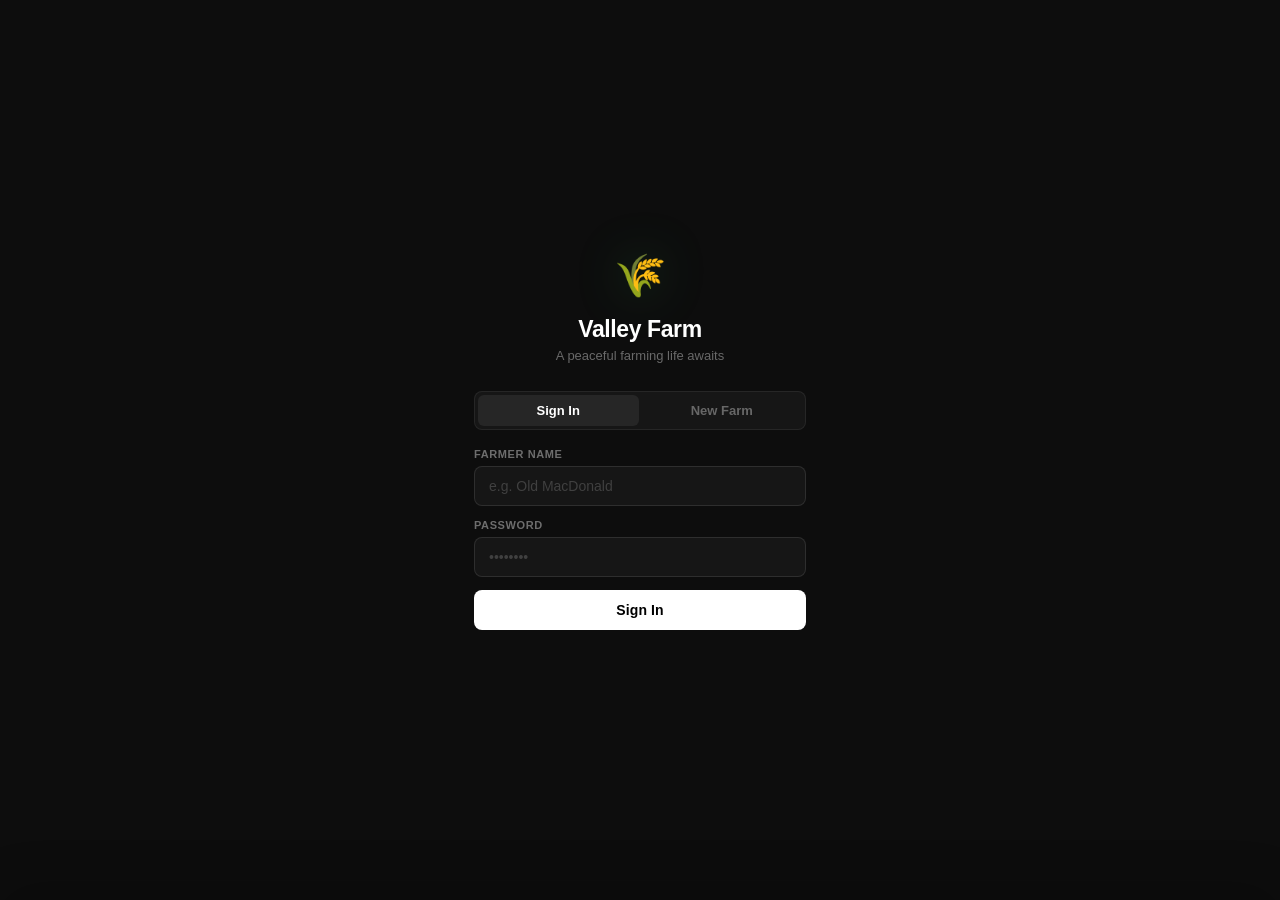
<file: code3.html>
<!DOCTYPE html>
<html lang="en">
<head>
<meta charset="UTF-8">
<meta name="viewport" content="width=device-width, initial-scale=1.0">
<title>Valley Farm</title>
<link href="https://fonts.googleapis.com/css2?family=Nunito:wght@400;600;700;800&family=Baloo+2:wght@700;800&family=Press+Start+2P&display=swap" rel="stylesheet">
<style>
*{box-sizing:border-box;margin:0;padding:0}
:root{
  --bg:#e8f5e9;--ui-bg:#ffffff;--ui-bg2:#f9fafb;--ui-border:#e5e7eb;
  --text-primary:#1a2e1a;--text-muted:#6b7280;--text-soft:#9ca3af;
  --gold:#f59e0b;--green:#22c55e;
}
body.dark{
  --bg:#1a2318;--ui-bg:#1e2a1e;--ui-bg2:#243024;--ui-border:#2d3d2d;
  --text-primary:#d4edda;--text-muted:#8faa8f;--text-soft:#5d7a5d;
}
/* ═══ RETRO THEME VARIABLES ═══ */
body.retro{
  --bg:#1a1209;--ui-bg:#120c00;--ui-bg2:#1c1209;--ui-border:#8b6914;
  --text-primary:#f5deb3;--text-muted:#a1887f;--text-soft:#5d4037;
  --gold:#ffd700;--green:#69f0ae;
}
body{font-family:'Nunito',sans-serif;background:var(--bg);overflow:hidden;height:100vh;display:flex;flex-direction:column;user-select:none;transition:background .3s}
.screen{display:none;position:fixed;inset:0;z-index:100;flex-direction:column}
.screen.active{display:flex}

/* ═══════════════════════════════════════════
   AUTH — CLAUDE AI DARK STYLE
═══════════════════════════════════════════ */
#auth-screen{
  align-items:center;justify-content:center;
  background:#0d0d0d;
  font-family:-apple-system,'Segoe UI',Helvetica,Arial,sans-serif;
}
.auth-wrap{width:100%;max-width:380px;padding:28px 24px}
.auth-logo{font-size:42px;text-align:center;display:block;margin-bottom:16px;filter:drop-shadow(0 0 24px rgba(34,197,94,.25))}
.auth-title{
  font-size:23px;font-weight:600;color:#fff;text-align:center;
  margin-bottom:5px;letter-spacing:-.4px;
  font-family:-apple-system,'Segoe UI',Helvetica,Arial,sans-serif;
}
.auth-sub{font-size:13px;color:rgba(255,255,255,.38);text-align:center;margin-bottom:28px;font-family:-apple-system,'Segoe UI',sans-serif}
.auth-tabs{
  display:flex;background:#161616;border-radius:8px;padding:3px;margin-bottom:18px;gap:3px;
  border:1px solid rgba(255,255,255,.07);
}
.auth-tab{
  flex:1;padding:8px;border:none;background:transparent;
  font-size:13px;font-weight:600;color:rgba(255,255,255,.35);cursor:pointer;
  border-radius:6px;transition:all .18s;
  font-family:-apple-system,'Segoe UI',Helvetica,Arial,sans-serif;
}
.auth-tab.active{background:#262626;color:#fff}
.auth-tab:hover:not(.active){color:rgba(255,255,255,.6)}
.auth-field{margin-bottom:13px}
.auth-field label{
  display:block;font-size:11px;font-weight:600;
  color:rgba(255,255,255,.4);margin-bottom:6px;
  text-transform:uppercase;letter-spacing:.6px;
  font-family:-apple-system,'Segoe UI',Helvetica,Arial,sans-serif;
}
.auth-field input{
  width:100%;padding:11px 14px;
  border:1px solid rgba(255,255,255,.1);border-radius:8px;
  font-size:14px;color:#fff;outline:none;transition:border-color .2s,background .2s;
  background:#161616;
  font-family:-apple-system,'Segoe UI',Helvetica,Arial,sans-serif;
}
.auth-field input::placeholder{color:rgba(255,255,255,.18)}
.auth-field input:focus{border-color:rgba(255,255,255,.28);background:#1c1c1c}
.auth-btn{
  width:100%;padding:12px;border:none;border-radius:8px;
  background:#fff;color:#000;font-size:14px;font-weight:600;cursor:pointer;
  transition:all .18s;letter-spacing:.1px;
  font-family:-apple-system,'Segoe UI',Helvetica,Arial,sans-serif;
}
.auth-btn:hover{background:#ebebeb}
.auth-btn:active{background:#d8d8d8;transform:scale(.99)}
.auth-error{
  color:#f87171;font-size:12px;font-weight:600;margin-bottom:12px;display:none;
  background:rgba(239,68,68,.1);padding:8px 12px;border-radius:8px;
  border:1px solid rgba(239,68,68,.22);
  font-family:-apple-system,'Segoe UI',Helvetica,Arial,sans-serif;
}
.saved-list{margin-top:20px}
.saved-title{
  font-size:10px;font-weight:700;color:rgba(255,255,255,.22);
  text-transform:uppercase;letter-spacing:.8px;margin-bottom:8px;
  font-family:-apple-system,'Segoe UI',Helvetica,Arial,sans-serif;
}
.saved-entry{
  display:flex;align-items:center;justify-content:space-between;
  padding:10px 14px;background:#161616;border-radius:8px;margin-bottom:5px;
  cursor:pointer;transition:background .15s;border:1px solid rgba(255,255,255,.07);
}
.saved-entry:hover{background:#1e1e1e;border-color:rgba(255,255,255,.14)}
.saved-entry-name{font-size:13px;font-weight:600;color:#fff;font-family:-apple-system,'Segoe UI',sans-serif}
.saved-entry-info{font-size:11px;color:rgba(255,255,255,.33);margin-top:2px;font-family:-apple-system,'Segoe UI',sans-serif}
.saved-entry-del{color:rgba(255,255,255,.22);cursor:pointer;font-size:15px;padding:3px 6px;border-radius:4px;transition:color .15s}
.saved-entry-del:hover{color:#f87171}

/* ═══════════════════════════════════════════
   GAME LAYOUT
═══════════════════════════════════════════ */
#game-screen{background:var(--bg);transition:background .3s}
#hud{background:var(--ui-bg);border-bottom:1.5px solid var(--ui-border);padding:6px 14px;display:flex;align-items:center;justify-content:space-between;flex-wrap:wrap;gap:6px;z-index:50;box-shadow:0 2px 8px rgba(0,0,0,.05)}
.hud-pill{display:flex;align-items:center;gap:5px;background:var(--ui-bg2);border:1.5px solid var(--ui-border);border-radius:20px;padding:4px 10px;font-size:12px;font-weight:700;color:var(--text-primary);white-space:nowrap}
.hud-pill.gold-pill{background:#fefce8;border-color:#fde68a;color:#92400e}
body.dark .hud-pill.gold-pill{background:#2a2000;border-color:#78500a;color:#fbbf24}
.bar-wrap{width:55px;height:5px;background:var(--ui-border);border-radius:4px;overflow:hidden}
.bar-fill{height:100%;border-radius:4px;transition:width .4s}
.autosave-dot{width:7px;height:7px;border-radius:50%;background:#22c55e;animation:savepulse 2.5s infinite}
@keyframes savepulse{0%,100%{opacity:1}50%{opacity:.35}}

#main{display:flex;flex:1;overflow:hidden}
#farm-wrap{flex:1;overflow:auto;padding:12px;display:flex;align-items:flex-start;justify-content:flex-start}
#farm-wrap::-webkit-scrollbar{width:5px;height:5px}
#farm-wrap::-webkit-scrollbar-thumb{background:var(--ui-border);border-radius:4px}
#farm-grid{display:grid;gap:3px}

/* TILES */
.tile{width:52px;height:52px;border-radius:7px;display:flex;align-items:center;justify-content:center;font-size:22px;cursor:pointer;position:relative;border:2px solid rgba(0,0,0,.13);transition:filter .12s,transform .12s;overflow:hidden}
.tile:hover{filter:brightness(1.25);transform:scale(1.1);z-index:5;border-color:rgba(255,255,255,.75);box-shadow:0 4px 14px rgba(0,0,0,.18)}
.tile:active{transform:scale(.93)}
.tile-s0 .crop-em{font-size:14px}.tile-s1 .crop-em{font-size:18px}.tile-s2 .crop-em{font-size:24px}.tile-s3 .crop-em{font-size:28px}
.tile-ready{animation:readypulse 1.4s ease-in-out infinite}
@keyframes readypulse{0%,100%{box-shadow:0 0 0 0 rgba(250,204,21,.7)}50%{box-shadow:0 0 12px 6px rgba(250,204,21,.22)}}
.sparkle{position:absolute;top:2px;right:3px;font-size:10px}
.days-badge{position:absolute;bottom:2px;left:3px;font-size:9px;font-weight:800;color:rgba(255,255,255,.95);text-shadow:0 1px 3px rgba(0,0,0,.7)}
.water-dot{position:absolute;bottom:3px;right:3px;width:5px;height:5px;border-radius:50%;background:#60a5fa}
.grass-deco{font-size:13px;opacity:.22}
.tile-tree{width:52px;height:52px;border-radius:7px;display:flex;align-items:center;justify-content:center;font-size:26px;border:2px solid rgba(0,0,0,.13);pointer-events:none}

/* ═══ SHARED PANEL CONTENT STYLES ═══ */
.tabs{display:flex;padding:6px 6px 0;gap:3px;border-bottom:1.5px solid var(--ui-border)}
.tab-btn{flex:1;padding:8px 4px;background:transparent;color:var(--text-muted);border:none;border-radius:8px 8px 0 0;font-family:'Nunito',sans-serif;font-size:11px;font-weight:800;cursor:pointer;transition:all .15s}
.tab-btn.active{background:var(--ui-bg2);color:var(--green);border-bottom:2.5px solid var(--green)}
.tab-btn:hover:not(.active){background:var(--ui-bg2)}
.s-sec{font-size:10px;font-weight:800;color:var(--text-soft);text-transform:uppercase;letter-spacing:.8px;margin:12px 0 6px}
.s-sec:first-child{margin-top:0}
.inv-row{display:flex;justify-content:space-between;align-items:center;padding:6px 9px;background:var(--ui-bg2);border-radius:8px;margin-bottom:3px;font-size:12px;font-weight:600;border:1px solid var(--ui-border);color:var(--text-primary)}
.inv-qty{color:var(--gold);font-weight:800}
.inv-val{color:var(--green);font-size:11px;font-weight:700}
.empty-msg{color:var(--text-soft);font-size:11px;line-height:2.1;text-align:center;padding:8px}
.ship-btn{width:100%;margin-top:8px;background:linear-gradient(135deg,#22c55e,#16a34a);color:#fff;border:none;padding:10px 6px;font-family:'Baloo 2',cursive;font-size:13px;cursor:pointer;border-radius:11px;transition:all .15s;box-shadow:0 3px 10px rgba(34,197,94,.2)}
.ship-btn:hover{transform:translateY(-1px);box-shadow:0 5px 14px rgba(34,197,94,.3)}
.pending-box{margin-top:8px;padding:8px;background:#f0fdf4;border:1px solid #86efac;border-radius:10px;font-size:11px;color:#166534;text-align:center;line-height:1.9;font-weight:600}
body.dark .pending-box{background:#0d2a14;border-color:#166534;color:#4ade80}
.stats-box{margin-top:10px;padding:10px;background:var(--ui-bg2);border-radius:10px;font-size:11px;color:var(--text-muted);line-height:2.3;border:1px solid var(--ui-border)}
.stats-box b{color:var(--text-primary)}
.shop-card{padding:10px;background:var(--ui-bg2);border:1px solid var(--ui-border);border-radius:12px;margin-bottom:7px;transition:border-color .15s}
.shop-card:hover{border-color:#86efac}
.shop-name{font-size:13px;font-weight:800;color:var(--text-primary)}
.shop-price{font-size:11px;font-weight:700;color:var(--gold)}
.shop-meta{font-size:10px;color:var(--text-soft);margin:3px 0 7px;line-height:1.8}
.shop-row{display:flex;gap:5px}
.buy-btn{flex:1;background:var(--ui-bg);color:#166534;border:1.5px solid #86efac;padding:6px 3px;font-family:'Nunito',sans-serif;font-size:10px;font-weight:700;cursor:pointer;border-radius:8px;transition:all .15s}
body.dark .buy-btn{color:#4ade80;border-color:#166534;background:var(--ui-bg2)}
.buy-btn:hover:not(:disabled){background:#f0fdf4;border-color:#4ade80}
body.dark .buy-btn:hover:not(:disabled){background:#0d2a14}
.buy-btn:disabled{opacity:.35;cursor:not-allowed}
.winter-msg{color:var(--text-soft);font-size:12px;line-height:2.2;text-align:center;padding:24px 10px}

/* ═══ BOTTOM SHEET ═══ */
#sheet-bg{
  display:none;position:fixed;inset:0;
  background:rgba(0,0,0,.48);z-index:199;
  backdrop-filter:blur(3px);
  transition:opacity .3s;
}
#sheet-bg.sheet-open{display:block}
#bottom-sheet{
  position:fixed;left:0;right:0;bottom:0;
  height:88vh;
  background:var(--ui-bg);
  border-top:1.5px solid var(--ui-border);
  border-radius:20px 20px 0 0;
  z-index:200;
  display:flex;flex-direction:column;
  transform:translateY(100%);
  transition:transform .34s cubic-bezier(.25,.8,.25,1);
  box-shadow:0 -10px 50px rgba(0,0,0,.22);
  will-change:transform;
  touch-action:none;
}
#bottom-sheet.sheet-open{transform:translateY(0)}
.sheet-handle-wrap{
  display:flex;align-items:center;justify-content:center;
  padding:10px 0 4px;flex-shrink:0;cursor:pointer;
}
.sheet-handle{
  width:40px;height:4px;
  background:var(--ui-border);border-radius:4px;
}
#sheet-content{
  flex:1;overflow-y:auto;padding:10px 12px 20px;
}
#sheet-content::-webkit-scrollbar{width:4px}
#sheet-content::-webkit-scrollbar-thumb{background:var(--ui-border);border-radius:4px}

/* Swipe-up hint pill — visible on mobile only when sheet closed */
#swipe-hint{
  display:none;
  position:fixed;bottom:62px;left:50%;
  transform:translateX(-50%);
  background:var(--ui-bg);
  border:1.5px solid var(--ui-border);
  border-radius:20px;padding:5px 14px;
  font-size:11px;font-weight:700;
  color:var(--text-muted);
  align-items:center;gap:6px;
  z-index:50;cursor:pointer;
  box-shadow:0 2px 12px rgba(0,0,0,.12);
  animation:hintBob 2.8s ease-in-out infinite;
  white-space:nowrap;
}
@keyframes hintBob{0%,100%{transform:translateX(-50%) translateY(0)}50%{transform:translateX(-50%) translateY(-4px)}}

@media(max-width:680px){
  #farm-wrap{padding:8px}
  .tile,.tile-tree{width:45px;height:45px;font-size:19px}
  #farm-grid{gap:2px}
  .hud-pill{font-size:10px;padding:3px 7px}
  #swipe-hint{display:flex}
}
@media(max-width:400px){
  .tile,.tile-tree{width:38px;height:38px;font-size:16px}
  .hud-pill{font-size:9px;padding:3px 5px;gap:3px}
}

/* TOOLBAR */
#toolbar{background:var(--ui-bg);border-top:1.5px solid var(--ui-border);padding:8px 12px;display:flex;align-items:center;gap:6px;flex-wrap:nowrap;overflow-x:auto;z-index:50}
.tool-btn{background:var(--ui-bg2);color:var(--text-primary);border:1.5px solid var(--ui-border);padding:7px 12px;font-family:'Nunito',sans-serif;font-size:12px;font-weight:700;cursor:pointer;border-radius:10px;transition:all .15s;white-space:nowrap;flex-shrink:0}
.tool-btn:hover{border-color:#86efac;background:#f0fdf4;color:#166534}
body.dark .tool-btn:hover{background:#0d2a14;border-color:#166534;color:#4ade80}
.tool-btn.active{border-color:#22c55e;background:#dcfce7;color:#166534}
body.dark .tool-btn.active{background:#0d2a14;border-color:#4ade80;color:#4ade80}
.tool-btn:active{transform:scale(.95)}
#seed-select{background:var(--ui-bg2);color:var(--text-primary);border:1.5px solid var(--ui-border);padding:7px 10px;font-family:'Nunito',sans-serif;font-size:11px;font-weight:600;border-radius:10px;cursor:pointer;flex-shrink:0;outline:none}
.spacer{flex:1}
#sleep-btn{background:linear-gradient(135deg,#6366f1,#4f46e5);color:#fff;border:none;padding:8px 16px;font-family:'Baloo 2',cursive;font-size:13px;cursor:pointer;border-radius:10px;transition:all .15s;flex-shrink:0;box-shadow:0 3px 10px rgba(99,102,241,.3)}
#sleep-btn:hover{transform:translateY(-1px);box-shadow:0 5px 14px rgba(99,102,241,.4)}
#pause-btn{background:var(--ui-bg2);color:var(--text-primary);border:1.5px solid var(--ui-border);padding:7px 12px;font-family:'Nunito',sans-serif;font-size:12px;font-weight:700;cursor:pointer;border-radius:10px;transition:all .15s;flex-shrink:0}
#pause-btn:hover{border-color:#6366f1;background:#eef2ff;color:#4f46e5}
body.dark #pause-btn:hover{background:#1e1a3a;border-color:#6366f1;color:#818cf8}

/* TOASTS */
#toast-wrap{position:fixed;top:54px;right:14px;display:flex;flex-direction:column;gap:5px;z-index:999;pointer-events:none}
.toast{background:var(--ui-bg);border:1.5px solid var(--ui-border);padding:8px 14px;font-size:12px;font-weight:700;border-radius:12px;box-shadow:0 4px 18px rgba(0,0,0,.1);animation:toastIn .22s ease;max-width:230px;color:var(--text-primary)}
@keyframes toastIn{from{transform:translateX(110%);opacity:0}to{transform:translateX(0);opacity:1}}
.toast-out{animation:toastOut .2s ease forwards}
@keyframes toastOut{to{transform:translateX(110%);opacity:0}}
.toast.t-success{border-color:#86efac;color:#166534}
body.dark .toast.t-success{color:#4ade80;border-color:#166534}
.toast.t-warn{border-color:#fde68a;color:#92400e}
.toast.t-error{border-color:#fca5a5;color:#991b1b}

/* SLEEP */
#sleep-overlay{display:none;position:fixed;inset:0;background:rgba(15,23,42,.96);z-index:1000;align-items:center;justify-content:center;flex-direction:column;gap:14px}
#sleep-overlay.show{display:flex;animation:fdIn .4s ease}
@keyframes fdIn{from{opacity:0}to{opacity:1}}
.sleep-moon{font-size:56px;animation:floatY 2s ease-in-out infinite}
@keyframes floatY{0%,100%{transform:translateY(0)}50%{transform:translateY(-10px)}}
.sleep-text{font-family:'Baloo 2',cursive;font-size:18px;color:#e2e8f0}
.sleep-sub{font-size:12px;color:#64748b}

/* SEASON BANNER */
.season-banner{position:fixed;top:50%;left:50%;transform:translate(-50%,-50%);background:var(--ui-bg);border:2px solid var(--ui-border);padding:18px 36px;font-family:'Baloo 2',cursive;font-size:18px;color:var(--text-primary);z-index:900;pointer-events:none;text-align:center;border-radius:18px;box-shadow:0 10px 40px rgba(0,0,0,.15);animation:bannerPop .45s ease}
@keyframes bannerPop{from{transform:translate(-50%,-50%) scale(.5);opacity:0}to{transform:translate(-50%,-50%) scale(1);opacity:1}}

/* PAUSE MENU */
#pause-overlay{display:none;position:fixed;inset:0;background:rgba(0,0,0,.5);z-index:800;align-items:center;justify-content:center}
#pause-overlay.show{display:flex;animation:fdIn .2s ease}
.pause-card{background:var(--ui-bg);border-radius:22px;padding:30px 26px;width:320px;border:1.5px solid var(--ui-border);box-shadow:0 20px 60px rgba(0,0,0,.2);max-height:90vh;overflow-y:auto}
.pause-title{font-family:'Baloo 2',cursive;font-size:22px;color:var(--text-primary);text-align:center;margin-bottom:4px}
.pause-sub{font-size:12px;color:var(--text-muted);text-align:center;margin-bottom:20px}
.pause-row{display:flex;align-items:center;justify-content:space-between;padding:11px 0;border-bottom:1px solid var(--ui-border)}
.pause-row:last-of-type{border-bottom:none}
.pause-label{font-size:13px;font-weight:700;color:var(--text-primary)}
.pause-desc{font-size:10px;color:var(--text-soft);margin-top:2px}
.toggle{position:relative;width:44px;height:24px;flex-shrink:0}
.toggle input{opacity:0;width:0;height:0}
.toggle-slider{position:absolute;inset:0;background:#d1d5db;border-radius:24px;cursor:pointer;transition:background .2s}
.toggle input:checked+.toggle-slider{background:#22c55e}
.toggle-slider::before{content:'';position:absolute;width:18px;height:18px;left:3px;top:3px;background:#fff;border-radius:50%;transition:transform .2s;box-shadow:0 1px 3px rgba(0,0,0,.2)}
.toggle input:checked+.toggle-slider::before{transform:translateX(20px)}
.pause-btn-row{display:flex;gap:8px;margin-top:18px}
.pause-action{flex:1;padding:9px 4px;border-radius:10px;border:1.5px solid var(--ui-border);background:var(--ui-bg2);color:var(--text-primary);font-family:'Nunito',sans-serif;font-size:11px;font-weight:700;cursor:pointer;transition:all .15s}
.pause-action:hover{border-color:#86efac;background:#f0fdf4;color:#166534}
body.dark .pause-action:hover{background:#0d2a14;border-color:#166534;color:#4ade80}
.pause-action.danger:hover{border-color:#fca5a5;background:#fef2f2;color:#991b1b}
body.dark .pause-action.danger:hover{background:#2a0d0d;border-color:#991b1b;color:#f87171}
.pause-close{width:100%;margin-top:8px;padding:11px;border-radius:12px;border:none;background:linear-gradient(135deg,#22c55e,#16a34a);color:#fff;font-family:'Baloo 2',cursive;font-size:15px;cursor:pointer;transition:all .15s}
.pause-close:hover{transform:translateY(-1px);box-shadow:0 5px 14px rgba(34,197,94,.3)}

/* ═══════════════════════════════════════════
   RETRO THEME OVERRIDES — pixel-art style
═══════════════════════════════════════════ */
body.retro,body.retro .tab-btn,body.retro .tool-btn,body.retro #seed-select,
body.retro .pause-action,body.retro .pause-close,body.retro .pause-title,
body.retro .pause-sub,body.retro .pause-label,body.retro .pause-desc,
body.retro .ship-btn,body.retro .buy-btn,body.retro .s-sec,
body.retro .inv-row,body.retro .shop-name,body.retro .shop-price,
body.retro .shop-meta,body.retro .inv-qty,body.retro .inv-val,
body.retro .empty-msg,body.retro .winter-msg,body.retro .stats-box,
body.retro .pending-box,body.retro .hud-pill,body.retro .sleep-text,
body.retro .sleep-sub,body.retro #sleep-btn,body.retro #pause-btn,
body.retro .season-banner,body.retro .toast,body.retro #swipe-hint,
body.retro .days-badge{
  font-family:'Press Start 2P',monospace!important;
}

/* HUD retro */
body.retro #hud{background:#120c00;border-bottom:3px solid #8b6914;box-shadow:none;padding:5px 10px}
body.retro .hud-pill{background:transparent!important;border:none!important;border-radius:0!important;padding:2px 6px!important;font-size:6.5px!important;color:#f5deb3!important;gap:4px}
body.retro .hud-pill.gold-pill{color:#ffd700!important}
body.retro .autosave-dot{background:#69f0ae}
body.retro .bar-wrap{background:#2d1b00;border-radius:2px}
body.retro .bar-fill{border-radius:2px}

/* Tiles retro */
body.retro .tile{border-radius:4px;border:1px solid rgba(0,0,0,.3)}
body.retro .tile:hover{box-shadow:0 0 0 2px #8b6914!important;border-color:#8b6914}
body.retro .tile-tree{border-radius:4px;border:1px solid rgba(0,0,0,.3)}
body.retro .days-badge{font-size:5.5px}

/* Bottom sheet retro */
body.retro #bottom-sheet{background:#120c00;border-top:3px solid #8b6914}
body.retro .sheet-handle{background:#3e2723}
body.retro .tabs{background:#120c00;border-bottom:2px solid #8b6914;padding:0}
body.retro .tab-btn{border-radius:0;font-size:6px;color:#a1887f;padding:8px 4px}
body.retro .tab-btn.active{background:#2d1b00;color:#ffd700;border-bottom:2px solid #ffd700}
body.retro .tab-btn:hover:not(.active){background:#1c1209;color:#f5deb3}
body.retro #sheet-content{padding:8px}
body.retro .s-sec{color:#a5d6a7;font-size:5.5px;letter-spacing:.3px;margin:10px 0 5px}
body.retro .inv-row{background:#1c1209;border:1px solid #3e2723;border-radius:3px;font-size:6.5px;color:#f5deb3;padding:5px 7px}
body.retro .inv-qty{color:#ffd700}
body.retro .inv-val{color:#69f0ae;font-size:5.5px}
body.retro .empty-msg{color:#5d4037;font-size:5.5px;line-height:2}
body.retro .ship-btn{background:#1b5e20!important;background-image:none!important;color:#a5d6a7;border:2px solid #388e3c;border-radius:3px;font-size:6px;box-shadow:none;padding:8px 4px}
body.retro .ship-btn:hover{background:#2e7d32!important;transform:none!important;box-shadow:none!important}
body.retro .pending-box{background:#0d3b15;border:1px solid #388e3c;border-radius:3px;color:#a5d6a7;font-size:5.5px}
body.retro .stats-box{background:#1c1209;border:1px solid #3e2723;border-radius:3px;color:#a1887f;font-size:5.5px;line-height:2.2}
body.retro .stats-box b{color:#f5deb3}
body.retro .shop-card{background:#1c1209;border:1px solid #3e2723;border-radius:3px;padding:8px}
body.retro .shop-card:hover{border-color:#8b6914}
body.retro .shop-name{color:#f5deb3;font-size:6.5px}
body.retro .shop-price{color:#ffd700;font-size:5px}
body.retro .shop-meta{color:#5d4037;font-size:4.5px;line-height:1.8}
body.retro .buy-btn{background:#1c1209;color:#69f0ae;border:1px solid #1b5e20;border-radius:2px;font-size:4.5px}
body.retro .buy-btn:hover:not(:disabled){background:#0d2e10!important;border-color:#388e3c}
body.retro .winter-msg{color:#5d4037;font-size:6.5px;line-height:2.4}

/* Toolbar retro */
body.retro #toolbar{background:#120c00;border-top:3px solid #8b6914;padding:6px 8px}
body.retro .tool-btn{background:#1c1209;color:#f5deb3;border:2px solid #3e2723;border-radius:3px;font-size:6.5px;padding:6px 8px}
body.retro .tool-btn:hover{border-color:#8b6914!important;background:#2d1b00!important;color:#f5deb3!important}
body.retro .tool-btn.active{border-color:#ffd700!important;background:#2d1b00!important;color:#ffd700!important}
body.retro #seed-select{background:#1c1209;color:#f5deb3;border:2px solid #3e2723;border-radius:3px;font-size:5.5px}
body.retro #sleep-btn{background:#1a237e!important;background-image:none!important;color:#e8eaf6;border:2px solid #7986cb;border-radius:3px;font-size:6.5px;padding:6px 12px;box-shadow:none}
body.retro #sleep-btn:hover{background:#283593!important;transform:none!important;box-shadow:none!important}
body.retro #pause-btn{background:#1c1209;color:#f5deb3;border:2px solid #3e2723;border-radius:3px;font-size:6.5px}
body.retro #pause-btn:hover{border-color:#8b6914!important;background:#2d1b00!important;color:#f5deb3!important}

/* Toasts retro */
body.retro .toast{background:#120c00;border-width:2px;border-style:solid;border-radius:3px;font-size:6px;box-shadow:3px 3px 0 rgba(0,0,0,.7);color:#f5deb3}
body.retro .toast.t-success{border-color:#69f0ae!important;color:#a5d6a7!important}
body.retro .toast.t-warn{border-color:#ffb74d!important;color:#ffe0b2!important}
body.retro .toast.t-error{border-color:#ef5350!important;color:#ffcdd2!important}
body.retro .toast.t-info{border-color:#4fc3f7!important;color:#b3e5fc!important}

/* Pause card retro */
body.retro .pause-card{background:#120c00;border:3px solid #8b6914;border-radius:4px;box-shadow:6px 6px 0 rgba(0,0,0,.8)}
body.retro .pause-title{color:#ffd700;font-size:13px}
body.retro .pause-sub{color:#a1887f;font-size:6px}
body.retro .pause-row{border-color:#3e2723}
body.retro .pause-label{color:#f5deb3;font-size:7px}
body.retro .pause-desc{color:#5d4037;font-size:5.5px}
body.retro .toggle-slider{background:#3e2723}
body.retro .toggle input:checked+.toggle-slider{background:#388e3c}
body.retro .pause-action{background:#1c1209;color:#f5deb3;border:2px solid #3e2723;border-radius:3px;font-size:6px}
body.retro .pause-action:hover{border-color:#8b6914!important;background:#2d1b00!important;color:#ffd700!important}
body.retro .pause-action.danger:hover{border-color:#ef5350!important;background:#2a0d0d!important;color:#ef9a9a!important}
body.retro .pause-close{background:#1b5e20!important;background-image:none!important;border:2px solid #388e3c;border-radius:3px;font-size:7px;box-shadow:none}
body.retro .pause-close:hover{transform:none!important;box-shadow:none!important;background:#2e7d32!important}

/* Season banner retro */
body.retro .season-banner{background:#120c00;border:3px solid #ffd700;border-radius:4px;box-shadow:6px 6px 0 rgba(0,0,0,.8);color:#ffd700;font-size:12px}

/* Sleep overlay retro */
body.retro .sleep-text{font-size:12px;color:#7986cb}
body.retro .sleep-sub{color:#5c6bc0;font-size:7px}

/* Idle tile warning retro */
body.retro .tile-idle{border:1.5px dashed #8b6914!important}
.tile-idle{border:1.5px dashed rgba(156,163,175,.5)!important}
</style>
</head>
<body>

<!-- ════════════════════════
     AUTH SCREEN (Claude AI dark style)
════════════════════════ -->
<div id="auth-screen" class="screen active">
  <div class="auth-wrap">
    <span class="auth-logo">🌾</span>
    <div class="auth-title">Valley Farm</div>
    <div class="auth-sub">A peaceful farming life awaits</div>
    <div class="auth-tabs">
      <button class="auth-tab active" onclick="switchAuthTab('login')">Sign In</button>
      <button class="auth-tab" onclick="switchAuthTab('signup')">New Farm</button>
    </div>
    <div id="auth-error" class="auth-error"></div>
    <div class="auth-field">
      <label>Farmer Name</label>
      <input type="text" id="auth-name" placeholder="e.g. Old MacDonald" autocomplete="username">
    </div>
    <div class="auth-field">
      <label>Password</label>
      <input type="password" id="auth-pass" placeholder="••••••••" onkeydown="if(event.key==='Enter')authSubmit()">
    </div>
    <button class="auth-btn" id="auth-submit-btn" onclick="authSubmit()">Sign In</button>
    <div class="saved-list" id="saved-list"></div>
  </div>
</div>

<!-- ════════════════════════
     GAME SCREEN
════════════════════════ -->
<div id="game-screen" class="screen">
  <div id="hud">
    <div class="hud-pill">📅 <span id="hud-day">Day 1</span></div>
    <div class="hud-pill" id="season-pill">🌸 <span id="hud-season">Spring</span></div>
    <div class="hud-pill">📆 <span id="hud-year">Yr.1</span></div>
    <div class="hud-pill"><span id="weather-em">☀️</span> <span id="hud-weather">Sunny</span></div>
    <div class="hud-pill">
      <span id="dn-icon" style="font-size:14px">☀️</span>
      <span id="hud-time">6:00 AM</span>
      <div class="bar-wrap"><div class="bar-fill" id="time-bar" style="width:0%;background:#f59e0b"></div></div>
    </div>
    <div class="hud-pill">⚡<div class="bar-wrap"><div class="bar-fill" id="energy-bar" style="width:100%;background:#22c55e"></div></div><span id="hud-energy" style="font-size:11px">100</span></div>
    <div class="hud-pill gold-pill">💰 <span id="hud-gold">500g</span></div>
    <span id="hud-pending" style="font-size:11px;color:#16a34a;font-weight:700"></span>
    <div class="hud-pill" style="gap:5px"><div class="autosave-dot"></div><span style="font-size:10px;color:var(--text-soft);font-weight:700">AUTO</span></div>
  </div>

  <div id="main">
    <div id="farm-wrap"><div id="farm-grid"></div></div>
  </div>

  <div id="toolbar">
    <button class="tool-btn active" id="tool-hoe" onclick="setTool('hoe')">⛏ Hoe</button>
    <button class="tool-btn" id="tool-water" onclick="setTool('water')">💧 Water</button>
    <button class="tool-btn" id="tool-seed" onclick="setTool('seed')">🌱 Seeds</button>
    <button class="tool-btn" id="tool-scythe" onclick="setTool('scythe')">🌾 Scythe</button>
    <select id="seed-select" style="display:none" onchange="G.seed=this.value"></select>
    <div class="spacer"></div>
    <button class="tool-btn" id="bag-btn" onclick="openSheet()">🎒 Bag</button>
    <button id="pause-btn" onclick="openPause()">⏸ Menu</button>
    <button id="sleep-btn" onclick="doSleep()">🌙 Sleep</button>
  </div>
</div>

<!-- Bottom sheet backdrop -->
<div id="sheet-bg" onclick="closeSheet()"></div>

<!-- Bottom sheet panel -->
<div id="bottom-sheet">
  <div class="sheet-handle-wrap" onclick="closeSheet()">
    <div class="sheet-handle"></div>
  </div>
  <div class="tabs">
    <button class="tab-btn active" onclick="setTab('inv')">🎒 Bag</button>
    <button class="tab-btn" onclick="setTab('shop')">🛒 Shop</button>
  </div>
  <div id="sheet-content"></div>
</div>

<!-- Swipe-up hint (mobile only) -->
<div id="swipe-hint" onclick="openSheet()">↑ Bag &amp; Shop</div>

<div id="toast-wrap"></div>

<div id="sleep-overlay">
  <div class="sleep-moon">🌙</div>
  <div class="sleep-text">Resting...</div>
  <div class="sleep-sub">Crops grow overnight ✨</div>
</div>

<!-- ════════════════════════
     PAUSE MENU (+ Retro Theme toggle)
════════════════════════ -->
<div id="pause-overlay">
  <div class="pause-card">
    <div class="pause-title">⏸ Paused</div>
    <div class="pause-sub" id="pause-sub">Valley Farm</div>

    <div class="pause-row">
      <div><div class="pause-label">🌙 Dark Mode</div><div class="pause-desc">Easier on the eyes</div></div>
      <label class="toggle"><input type="checkbox" id="tog-dark" onchange="toggleDark(this.checked)"><span class="toggle-slider"></span></label>
    </div>
    <div class="pause-row">
      <div><div class="pause-label">🎮 Retro Theme</div><div class="pause-desc">Pixel-art style (like the classics)</div></div>
      <label class="toggle"><input type="checkbox" id="tog-retro" onchange="toggleRetro(this.checked)"><span class="toggle-slider"></span></label>
    </div>
    <div class="pause-row">
      <div><div class="pause-label">🔔 Notifications</div><div class="pause-desc">Show popup messages</div></div>
      <label class="toggle"><input type="checkbox" id="tog-toasts" checked onchange="S.toasts=this.checked"><span class="toggle-slider"></span></label>
    </div>
    <div class="pause-row">
      <div><div class="pause-label">⚡ Energy Cost</div><div class="pause-desc">Actions use energy</div></div>
      <label class="toggle"><input type="checkbox" id="tog-energy" checked onchange="S.energyCost=this.checked"><span class="toggle-slider"></span></label>
    </div>
    <div class="pause-row">
      <div><div class="pause-label">🌧️ Random Weather</div><div class="pause-desc">Rain auto-waters crops</div></div>
      <label class="toggle"><input type="checkbox" id="tog-weather" checked onchange="S.weather=this.checked"><span class="toggle-slider"></span></label>
    </div>

    <div class="pause-btn-row">
      <button class="pause-action" onclick="closePause()">▶ Resume</button>
      <button class="pause-action" onclick="saveAll();toast('Saved! 💾','success');closePause()">💾 Save</button>
      <button class="pause-action danger" onclick="doLogout()">↩ Sign Out</button>
    </div>
    <button class="pause-close" onclick="closePause()">Continue Farming 🌾</button>
  </div>
</div>

<script>
/* ══════════════════════════════════════════
   DATA
══════════════════════════════════════════ */
const GW=14,GH=10;
const SEASONS=['Spring','Summer','Fall','Winter'];
const SEASON_COL={Spring:'#16a34a',Summer:'#d97706',Fall:'#c2410c',Winter:'#0369a1'};
const SEASON_BG={Spring:'#dcfce7',Summer:'#fef9c3',Fall:'#ffedd5',Winter:'#e0f2fe'};
const GRASS={Spring:'#6dbf67',Summer:'#5aab40',Fall:'#c8973a',Winter:'#93b8c8'};
const SOIL_N='#a07040',SOIL_W='#5c3820';

const TREES=[
  [0,0,'🌲'],[0,1,'🌳'],[0,GW-2,'🌳'],[0,GW-1,'🌲'],
  [GH-1,0,'🌳'],[GH-1,1,'🌲'],[GH-1,GW-2,'🌲'],[GH-1,GW-1,'🌳'],
  [3,0,'🌴'],[GH-4,0,'🌵'],[3,GW-1,'🌴'],[GH-4,GW-1,'🌵'],
  [1,0,'🌿'],[GH-2,0,'🌿'],[1,GW-1,'🌿'],[GH-2,GW-1,'🌿'],
];
const TMAP=new Map(TREES.map(([r,c,e])=>[r*100+c,e]));

const CROPS={
  parsnip:    {n:'Parsnip',    e:'🥕',days:4, buy:10,  sell:35,  seasons:['Spring']},
  carrot:     {n:'Carrot',     e:'🥕',days:3, buy:15,  sell:50,  seasons:['Spring','Fall']},
  potato:     {n:'Potato',     e:'🥔',days:6, buy:50,  sell:150, seasons:['Spring']},
  cauliflower:{n:'Cauliflower',e:'🥦',days:12,buy:80,  sell:175, seasons:['Spring']},
  strawberry: {n:'Strawberry', e:'🍓',days:8, buy:100, sell:300, seasons:['Spring','Summer']},
  tulip:      {n:'Tulip',      e:'🌷',days:5, buy:30,  sell:90,  seasons:['Spring']},
  garlic:     {n:'Garlic',     e:'🧄',days:5, buy:40,  sell:100, seasons:['Spring','Fall']},
  melon:      {n:'Melon',      e:'🍈',days:12,buy:80,  sell:250, seasons:['Summer']},
  tomato:     {n:'Tomato',     e:'🍅',days:11,buy:50,  sell:180, seasons:['Summer']},
  corn:       {n:'Corn',       e:'🌽',days:14,buy:150, sell:500, seasons:['Summer','Fall']},
  sunflower:  {n:'Sunflower',  e:'🌻',days:8, buy:200, sell:350, seasons:['Summer']},
  pepper:     {n:'Pepper',     e:'🌶',days:9, buy:70,  sell:220, seasons:['Summer']},
  blueberry:  {n:'Blueberry',  e:'🫐',days:13,buy:80,  sell:125, seasons:['Summer']},
  eggplant:   {n:'Eggplant',   e:'🍆',days:9, buy:60,  sell:190, seasons:['Summer','Fall']},
  pumpkin:    {n:'Pumpkin',    e:'🎃',days:13,buy:100, sell:320, seasons:['Fall']},
  yam:        {n:'Yam',        e:'🍠',days:10,buy:60,  sell:200, seasons:['Fall']},
  cranberry:  {n:'Cranberry',  e:'🍒',days:7, buy:240, sell:550, seasons:['Fall']},
  mushroom:   {n:'Mushroom',   e:'🍄',days:6, buy:35,  sell:110, seasons:['Fall']},
};

/* ══ SETTINGS ══ */
let S={dark:false,toasts:true,energyCost:true,weather:true,retro:false};
function loadS(){try{const s=JSON.parse(localStorage.getItem('vf_s'));if(s)S={...S,...s};}catch(e){}}
function saveS(){localStorage.setItem('vf_s',JSON.stringify(S));}
function applyS(){
  document.body.classList.toggle('dark',S.dark&&!S.retro);
  document.body.classList.toggle('retro',S.retro);
  document.getElementById('tog-dark').checked=S.dark;
  document.getElementById('tog-toasts').checked=S.toasts;
  document.getElementById('tog-energy').checked=S.energyCost;
  document.getElementById('tog-weather').checked=S.weather;
  document.getElementById('tog-retro').checked=S.retro;
}
function toggleDark(on){
  S.dark=on;
  if(on&&S.retro){S.retro=false;document.getElementById('tog-retro').checked=false;}
  document.body.classList.toggle('dark',on);
  document.body.classList.toggle('retro',false);
  saveS();
}
function toggleRetro(on){
  S.retro=on;
  if(on&&S.dark){S.dark=false;document.getElementById('tog-dark').checked=false;document.body.classList.remove('dark');}
  document.body.classList.toggle('retro',on);
  saveS();
}

/* ══ AUTH ══ */
let CU=null,authMode='login';
function getUsers(){return JSON.parse(localStorage.getItem('vf_u')||'{}')}
function setUsers(u){localStorage.setItem('vf_u',JSON.stringify(u))}
function getSaves(){return JSON.parse(localStorage.getItem('vf_sv')||'{}')}
function setSaves(s){localStorage.setItem('vf_sv',JSON.stringify(s))}

function saveAll(){
  if(!CU)return;
  const sv=getSaves();sv[CU]={...G,_ts:Date.now()};setSaves(sv);saveS();
}

function switchAuthTab(mode){
  authMode=mode;
  document.querySelectorAll('.auth-tab').forEach((t,i)=>t.classList.toggle('active',['login','signup'][i]===mode));
  document.getElementById('auth-submit-btn').textContent=mode==='signup'?'Create Farm':'Sign In';
  document.getElementById('auth-error').style.display='none';
  renderSaved();
}

function renderSaved(){
  const saves=Object.entries(getSaves());
  const el=document.getElementById('saved-list');
  if(authMode==='login'&&saves.length){
    el.innerHTML='<div class="saved-title">Quick Load</div>'+saves.map(([nm,d])=>
      `<div class="saved-entry" onclick="quickLoad('${nm}')">
        <div><div class="saved-entry-name">🧑‍🌾 ${nm}</div><div class="saved-entry-info">Day ${d.day||1} · Yr.${d.year||1} · ${d.gold||0}g</div></div>
        <span class="saved-entry-del" onclick="event.stopPropagation();delSave('${nm}')">✕</span>
      </div>`).join('');
  } else el.innerHTML='';
}

function delSave(nm){const s=getSaves();delete s[nm];setSaves(s);renderSaved();}
function quickLoad(nm){document.getElementById('auth-name').value=nm;document.getElementById('auth-pass').value='';authSubmit();}

function authSubmit(){
  const nm=document.getElementById('auth-name').value.trim();
  const pw=document.getElementById('auth-pass').value;
  const err=document.getElementById('auth-error');
  err.style.display='none';
  if(!nm){err.textContent='Enter a farmer name!';err.style.display='block';return;}
  const users=getUsers();
  if(authMode==='signup'){
    if(pw.length<4){err.textContent='Password must be 4+ characters.';err.style.display='block';return;}
    if(users[nm]){err.textContent='Name taken! Try signing in.';err.style.display='block';return;}
    users[nm]=pw;setUsers(users);CU=nm;initState();saveAll();
  } else {
    if(!users[nm]){users[nm]=pw||'farm';setUsers(users);}
    else if(users[nm]!==pw&&pw){err.textContent='Wrong password!';err.style.display='block';return;}
    CU=nm;
    const sv=getSaves()[nm];
    sv?loadState(sv):initState();
  }
  launchGame();
}

function doLogout(){
  saveAll();closePause();
  clearInterval(clockInt);clearInterval(asInt);
  CU=null;
  document.getElementById('game-screen').classList.remove('active');
  document.getElementById('auth-screen').classList.add('active');
  document.getElementById('auth-name').value='';
  document.getElementById('auth-pass').value='';
  authMode='login';
  document.querySelectorAll('.auth-tab').forEach((t,i)=>t.classList.toggle('active',i===0));
  document.getElementById('auth-submit-btn').textContent='Sign In';
  renderSaved();
}

/* ══ STATE ══ */
let G={};
let clockInt=null,asInt=null,paused=false,currentTab='inv';

function mkFarm(){
  return Array.from({length:GH},()=>Array.from({length:GW},()=>({tilled:false,watered:false,crop:null,idleDays:0})));
}
function initState(){
  G={day:1,si:0,year:1,weather:'sunny',time:360,gold:500,energy:100,
     farm:mkFarm(),inv:{parsnip:5,carrot:3},bag:{},pending:0,
     tool:'hoe',seed:'parsnip',stats:{crops:0,earned:0,days:0}};
}
function loadState(s){
  G=s;
  if(!G.stats)G.stats={crops:0,earned:0,days:0};
  G.farm=G.farm.map(row=>row.map(t=>({idleDays:0,...t})));
}

/* ══ HELPERS ══ */
function season(){return SEASONS[G.si];}
function sCrops(){return Object.entries(CROPS).filter(([,c])=>c.seasons.includes(season()));}
function fmtTime(t){
  const h=Math.floor(t/60)%24,m=t%60,ap=h>=12?'PM':'AM';
  const h12=h===0?12:h>12?h-12:h;
  return `${h12}:${String(m).padStart(2,'0')} ${ap}`;
}
function cropStage(c){
  if(!c)return -1;
  const d=CROPS[c.type].days;
  if(c.days>=d)return 3;
  if(c.days>=Math.ceil(d*0.66))return 2;
  if(c.days>=Math.ceil(d*0.33))return 1;
  return 0;
}
function dnIcon(t){
  if(t<420)return'🌅';
  if(t<780)return'☀️';
  if(t<1020)return'🌤️';
  if(t<1140)return'🌆';
  return'🌙';
}

/* ══ TOAST ══ */
let tid=0;
function toast(msg,type,dur){
  type=type||'info';dur=dur||2600;
  if(!S.toasts&&type!=='success')return;
  const id=++tid,el=document.createElement('div');
  el.className='toast t-'+type;el.id='t'+id;el.textContent=msg;
  document.getElementById('toast-wrap').appendChild(el);
  setTimeout(()=>{el.classList.add('toast-out');setTimeout(()=>el.remove(),220);},dur);
}

/* ══ RENDER HUD ══ */
function renderHUD(){
  const s=season();
  document.getElementById('hud-day').textContent='Day '+G.day;
  document.getElementById('hud-season').textContent=s;
  const sp=document.getElementById('season-pill');
  sp.style.background=S.retro?'transparent':SEASON_BG[s];
  sp.style.borderColor=S.retro?'transparent':SEASON_COL[s]+'55';
  sp.style.color=S.retro?'#f5deb3':SEASON_COL[s];
  document.getElementById('hud-year').textContent='Yr.'+G.year;
  const rainy=G.weather==='rainy';
  document.getElementById('weather-em').textContent=rainy?'🌧️':'☀️';
  document.getElementById('hud-weather').textContent=rainy?'Rainy':'Sunny';
  document.getElementById('hud-time').textContent=fmtTime(G.time);
  document.getElementById('dn-icon').textContent=dnIcon(G.time);
  const tPct=Math.min(100,((G.time-360)/(1320-360))*100);
  const tb=document.getElementById('time-bar');
  tb.style.width=tPct+'%';tb.style.background=tPct>80?'#ef4444':'#f59e0b';
  const eb=document.getElementById('energy-bar');
  eb.style.width=G.energy+'%';
  eb.style.background=G.energy>50?'#22c55e':G.energy>25?'#f59e0b':'#ef4444';
  document.getElementById('hud-energy').textContent=G.energy;
  document.getElementById('hud-gold').textContent=G.gold+'g';
  document.getElementById('hud-pending').textContent=G.pending>0?'(+'+G.pending+'g tmrw)':'';
}

/* ══ RENDER FARM ══ */
function renderFarm(){
  const grid=document.getElementById('farm-grid');
  grid.style.gridTemplateColumns=`repeat(${GW},52px)`;
  grid.style.gridTemplateRows=`repeat(${GH},52px)`;
  const gc=GRASS[season()];
  grid.innerHTML='';

  for(let r=0;r<GH;r++){
    for(let c=0;c<GW;c++){
      const tkey=r*100+c;

      if(TMAP.has(tkey)){
        const div=document.createElement('div');
        div.className='tile-tree';div.style.background=gc;
        let em=TMAP.get(tkey);
        const s=season();
        if(s==='Fall'&&(em==='🌳'||em==='🌲'))em='🍂';
        else if(s==='Winter'&&em==='🌳')em='🪨';
        else if(s==='Winter'&&em==='🌲')em='❄️';
        div.textContent=em;grid.appendChild(div);continue;
      }

      const tile=G.farm[r][c];
      const div=document.createElement('div');
      div.className='tile';

      if(tile.tilled){
        div.style.background=tile.watered?SOIL_W:SOIL_N;
        div.style.borderColor='rgba(0,0,0,0.20)';
        if(!tile.crop&&(tile.idleDays||0)>=1)div.classList.add('tile-idle');
      } else {
        div.style.background=gc;
      }

      const st=cropStage(tile.crop);
      const ready=st===3;
      if(ready)div.classList.add('tile-ready');
      if(tile.crop)div.classList.add('tile-s'+st);

      if(tile.crop){
        const ci=document.createElement('span');ci.className='crop-em';
        ci.textContent=['🌱','🌿','🪴',CROPS[tile.crop.type].e][st];
        div.appendChild(ci);
        if(ready){
          const sp=document.createElement('span');sp.className='sparkle';sp.textContent='✨';div.appendChild(sp);
        } else {
          const db=document.createElement('span');db.className='days-badge';
          db.textContent=(CROPS[tile.crop.type].days-tile.crop.days)+'d';div.appendChild(db);
        }
      } else if(!tile.tilled){
        const g2=document.createElement('span');g2.className='grass-deco';g2.textContent='🌾';div.appendChild(g2);
      }
      if(tile.watered&&!tile.crop){const wd=document.createElement('div');wd.className='water-dot';div.appendChild(wd);}
      div.addEventListener('click',()=>clickTile(r,c));
      grid.appendChild(div);
    }
  }
}

/* ══ RENDER SHEET ══ */
function renderSide(){
  const el=document.getElementById('sheet-content');
  el.innerHTML=currentTab==='inv'?buildInv():buildShop();
  el.querySelectorAll('[data-sell]').forEach(b=>b.addEventListener('click',shipAll));
  el.querySelectorAll('[data-buy]').forEach(b=>b.addEventListener('click',()=>buySeed(b.dataset.buy,+b.dataset.qty)));
}
function buildInv(){
  const seeds=Object.entries(G.inv).filter(([,q])=>q>0);
  const bag=Object.entries(G.bag).filter(([,q])=>q>0);
  const total=bag.reduce((s,[t,q])=>s+CROPS[t].sell*q,0);
  let h='<div class="s-sec">🌱 Seeds</div>';
  if(!seeds.length)h+='<p class="empty-msg">No seeds.<br>Visit the shop!</p>';
  seeds.forEach(([t,q])=>{h+=`<div class="inv-row"><span>${CROPS[t].e} ${CROPS[t].n}</span><span class="inv-qty">×${q}</span></div>`;});
  h+='<div class="s-sec">🧺 Harvested</div>';
  if(!bag.length)h+='<p class="empty-msg">Harvest ready crops<br>with the scythe!</p>';
  bag.forEach(([t,q])=>{h+=`<div class="inv-row"><span>${CROPS[t].e} ${CROPS[t].n}</span><span class="inv-val">×${q} · ${CROPS[t].sell*q}g</span></div>`;});
  if(bag.length)h+=`<button class="ship-btn" data-sell="1">📦 Ship All · ${total}g</button>`;
  if(G.pending>0)h+=`<div class="pending-box">📮 Shipping<br><b>${G.pending}g</b> arrives tomorrow</div>`;
  h+=`<div class="stats-box"><b>📊 Stats</b><br>🌾 Harvested: ${G.stats.crops}<br>💰 Earned: ${G.stats.earned}g<br>📅 Days: ${G.stats.days}<br>📆 Year: ${G.year}</div>`;
  return h;
}
function buildShop(){
  const s=season();
  if(s==='Winter')return`<div class="winter-msg">❄️<br><br>Nothing grows in Winter.<br><br>Rest up — Spring is coming!</div>`;
  let h=`<div class="s-sec">🌞 ${s} Seeds</div>`;
  sCrops().forEach(([type,crop])=>{
    const c5=crop.buy*5,c10=crop.buy*10,hv=G.inv[type]||0;
    h+=`<div class="shop-card">
      <div style="display:flex;justify-content:space-between;align-items:center;margin-bottom:2px">
        <span class="shop-name">${crop.e} ${crop.n}</span><span class="shop-price">${crop.buy}g</span>
      </div>
      <div class="shop-meta">⏱ ${crop.days}d · sells ${crop.sell}g · have: ${hv}</div>
      <div class="shop-row">
        <button class="buy-btn" data-buy="${type}" data-qty="5" ${G.gold<c5?'disabled':''}>×5 (${c5}g)</button>
        <button class="buy-btn" data-buy="${type}" data-qty="10" ${G.gold<c10?'disabled':''}>×10 (${c10}g)</button>
      </div></div>`;
  });
  return h;
}
function render(){renderHUD();renderFarm();renderSide();updateSeedSel();}
function updateSeedSel(){
  const sel=document.getElementById('seed-select');
  sel.style.display=G.tool==='seed'?'block':'none';
  if(G.tool!=='seed')return;
  const av=sCrops();
  sel.innerHTML=av.map(([t,c])=>`<option value="${t}"${t===G.seed?' selected':''}${!(G.inv[t]||0)?' disabled':''}>${c.e} ${c.n} (×${G.inv[t]||0})</option>`).join('');
  if(!(G.inv[G.seed]||0)){const alt=av.find(([t])=>(G.inv[t]||0)>0);if(alt)G.seed=alt[0];}
  sel.value=G.seed;
}

/* ══ TOOLS / TABS ══ */
function setTab(t){
  currentTab=t;
  document.getElementById('bottom-sheet').querySelectorAll('.tab-btn').forEach((b,i)=>b.classList.toggle('active',['inv','shop'][i]===t));
  renderSide();
}
function setTool(t){
  G.tool=t;
  document.querySelectorAll('.tool-btn').forEach(b=>b.classList.remove('active'));
  const el=document.getElementById('tool-'+t);if(el)el.classList.add('active');
  updateSeedSel();
}

/* ══ TILE CLICK ══ */
function clickTile(r,c){
  if(paused)return;
  if(G.energy<=0){toast('Too tired! 😴 Sleep to restore energy.','error');return;}
  const tile=G.farm[r][c];let changed=false;
  const useE=()=>{if(S.energyCost)G.energy=Math.max(0,G.energy-1);};

  if(G.tool==='hoe'){
    if(!tile.tilled){G.farm[r][c]={...tile,tilled:true,idleDays:0};useE();toast('Tilled! 🌱','success');changed=true;}
    else toast('Already tilled!','info',1100);
  }
  else if(G.tool==='water'){
    if(!tile.tilled){toast('Till the soil first!','warn',1100);return;}
    if(tile.watered){toast('Already watered!','info',1100);return;}
    G.farm[r][c]={...tile,watered:true};useE();toast('Watered! 💧','info');changed=true;
  }
  else if(G.tool==='seed'){
    if(!tile.tilled){toast('Till first!','warn',1100);return;}
    if(tile.crop){toast('Already planted!','warn',1100);return;}
    const cr=CROPS[G.seed];
    if(!cr.seasons.includes(season())){toast(cr.n+' won\'t grow in '+season()+'!','error');return;}
    if(!(G.inv[G.seed]||0)){toast('No '+cr.n+' seeds!','error');return;}
    G.farm[r][c]={...tile,crop:{type:G.seed,days:0},idleDays:0};
    G.inv[G.seed]--;
    toast('Planted '+cr.n+'! 🌱','success');changed=true;
  }
  else if(G.tool==='scythe'){
    if(!tile.crop){toast('No crop here!','warn',1100);return;}
    if(cropStage(tile.crop)!==3){toast('Not ready! '+(CROPS[tile.crop.type].days-tile.crop.days)+'d left.','warn');return;}
    const cr=CROPS[tile.crop.type];
    G.bag[tile.crop.type]=(G.bag[tile.crop.type]||0)+1;
    G.farm[r][c]={...tile,crop:null,watered:false,idleDays:0};
    useE();G.stats.crops++;
    toast('Harvested '+cr.n+'! '+cr.e,'success');changed=true;
  }
  if(changed)render();
}

/* ══ SELL / BUY ══ */
function shipAll(){
  const ent=Object.entries(G.bag).filter(([,q])=>q>0);
  if(!ent.length){toast('Nothing to ship!','error');return;}
  let total=0;ent.forEach(([t,q])=>{total+=CROPS[t].sell*q;});
  G.bag={};G.pending+=total;G.stats.earned+=total;
  toast('📦 Shipped '+total+'g — arrives tomorrow!','success');render();
}
function buySeed(type,qty){
  const cr=CROPS[type],cost=cr.buy*qty;
  if(G.gold<cost){toast('Need '+cost+'g! 💸','error');return;}
  G.gold-=cost;G.inv[type]=(G.inv[type]||0)+qty;
  toast('Bought ×'+qty+' '+cr.n+'!','success');render();
}

/* ══ SLEEP / DAY ADVANCE ══ */
function doSleep(){
  if(paused)return;
  clearInterval(clockInt);
  document.getElementById('sleep-overlay').classList.add('show');
  const earned=G.pending,prevSi=G.si;
  setTimeout(()=>{
    advanceDay();
    document.getElementById('sleep-overlay').classList.remove('show');
    saveAll();
    const msgs=[];
    if(earned>0)msgs.push({m:'💰 Received '+earned+'g from shipping!',t:'success'});
    if(G.weather==='rainy')msgs.push({m:'🌧️ It\'s raining! Crops watered.',t:'info'});
    if(G.si!==prevSi){msgs.push({m:['🌸','☀️','🍂','❄️'][G.si]+' '+season()+' has arrived!',t:'warn'});showSeasonBanner();}
    msgs.push({m:'🌅 Good morning, '+CU+'! Day '+G.day,t:'info'});
    msgs.forEach(({m,t},i)=>setTimeout(()=>toast(m,t,3200),i*600));
    startClock();render();
  },1800);
}

function advanceDay(){
  G.farm=G.farm.map(row=>row.map(tile=>{
    if(!tile.crop){
      if(!tile.tilled)return{tilled:false,watered:false,crop:null,idleDays:0};
      const idle=(tile.idleDays||0)+1;
      if(idle>=2)return{tilled:false,watered:false,crop:null,idleDays:0};
      return{...tile,watered:false,idleDays:idle};
    }
    const cr=CROPS[tile.crop.type],s=season();
    if(s==='Winter'||!cr.seasons.includes(s))return{tilled:true,watered:false,crop:null,idleDays:0};
    const newDays=tile.watered?tile.crop.days+1:tile.crop.days;
    return{...tile,watered:false,crop:{...tile.crop,days:newDays},idleDays:0};
  }));
  G.gold+=G.pending;G.pending=0;
  G.day++;
  if(G.day>28){G.day=1;G.si=(G.si+1)%4;if(G.si===0)G.year++;}
  G.weather=(S.weather&&Math.random()<0.25)?'rainy':'sunny';
  if(G.weather==='rainy')G.farm=G.farm.map(row=>row.map(t=>t.tilled?{...t,watered:true}:t));
  G.time=360;G.energy=100;G.stats.days++;
}

function showSeasonBanner(){
  const b=document.createElement('div');b.className='season-banner';
  b.textContent=['🌸','☀️','🍂','❄️'][G.si]+' '+season()+' has arrived!';
  document.body.appendChild(b);setTimeout(()=>b.remove(),2800);
}

/* ══ CLOCK ══ */
function startClock(){
  clearInterval(clockInt);
  clockInt=setInterval(()=>{
    if(paused)return;
    G.time+=2;
    if(G.time>=1320){clearInterval(clockInt);toast('💤 Fell asleep — it\'s late!','info',2500);setTimeout(doSleep,1000);return;}
    renderHUD();
  },300);
}

/* ══ PAUSE ══ */
function openPause(){
  paused=true;
  document.getElementById('pause-sub').textContent='Valley Farm · Day '+G.day+' · Yr.'+G.year;
  document.getElementById('pause-overlay').classList.add('show');
}
function closePause(){
  paused=false;
  document.getElementById('pause-overlay').classList.remove('show');
}
document.getElementById('pause-overlay').addEventListener('click',e=>{
  if(e.target===document.getElementById('pause-overlay'))closePause();
});

/* ══ BOTTOM SHEET ══ */
let sheetOpen=false;
function openSheet(){
  if(sheetOpen)return;
  sheetOpen=true;
  renderSide();
  document.getElementById('bottom-sheet').classList.add('sheet-open');
  document.getElementById('sheet-bg').classList.add('sheet-open');
  document.getElementById('swipe-hint').style.display='none';
}
function closeSheet(){
  if(!sheetOpen)return;
  sheetOpen=false;
  document.getElementById('bottom-sheet').classList.remove('sheet-open');
  document.getElementById('sheet-bg').classList.remove('sheet-open');
}

/* ══ SWIPE GESTURE ══ */
(function(){
  let touchStartY=0,touchStartX=0,tracking=false;
  const SWIPE_THRESHOLD=55;
  const EDGE_IGNORE=80; // ignore if swipe starts inside sheet

  document.getElementById('farm-wrap').addEventListener('touchstart',e=>{
    touchStartY=e.touches[0].clientY;
    touchStartX=e.touches[0].clientX;
    tracking=true;
  },{passive:true});

  document.getElementById('farm-wrap').addEventListener('touchend',e=>{
    if(!tracking)return;
    tracking=false;
    const dy=touchStartY-e.changedTouches[0].clientY;
    const dx=Math.abs(touchStartX-e.changedTouches[0].clientX);
    if(dx>60)return; // mostly horizontal — ignore
    if(dy>SWIPE_THRESHOLD&&!sheetOpen)openSheet();
  },{passive:true});

  // Swipe down inside sheet to close
  const sheet=document.getElementById('bottom-sheet');
  let sheetTouchStartY=0;
  sheet.addEventListener('touchstart',e=>{
    sheetTouchStartY=e.touches[0].clientY;
  },{passive:true});
  sheet.addEventListener('touchend',e=>{
    const dy=sheetTouchStartY-e.changedTouches[0].clientY;
    // Only close if touch started near the top (handle area) OR content is scrolled to top
    const content=document.getElementById('sheet-content');
    const atTop=content.scrollTop<=2;
    if(dy<-SWIPE_THRESHOLD&&(sheetTouchStartY<sheet.getBoundingClientRect().top+80||atTop)){
      closeSheet();
    }
  },{passive:true});
})();

/* ══ LAUNCH ══ */
function launchGame(){
  document.getElementById('auth-screen').classList.remove('active');
  document.getElementById('game-screen').classList.add('active');
  render();startClock();
  clearInterval(asInt);
  asInt=setInterval(saveAll,30000);
  toast('Welcome back, '+CU+'! 🌾','success',2800);
}

/* ══ KEYBOARD ══ */
window.addEventListener('keydown',e=>{
  if(!document.getElementById('game-screen').classList.contains('active'))return;
  if(e.code==='Escape'){
    if(sheetOpen){closeSheet();return;}
    paused?closePause():openPause();return;
  }
  if(paused||sheetOpen)return;
  const map={KeyH:'hoe',KeyW:'water',KeyS:'seed',KeyR:'scythe'};
  if(map[e.code])setTool(map[e.code]);
  if(e.code==='Space'){e.preventDefault();doSleep();}
});

/* ══ INIT ══ */
loadS();applyS();renderSaved();
</script>
</body>
</html>
</file>
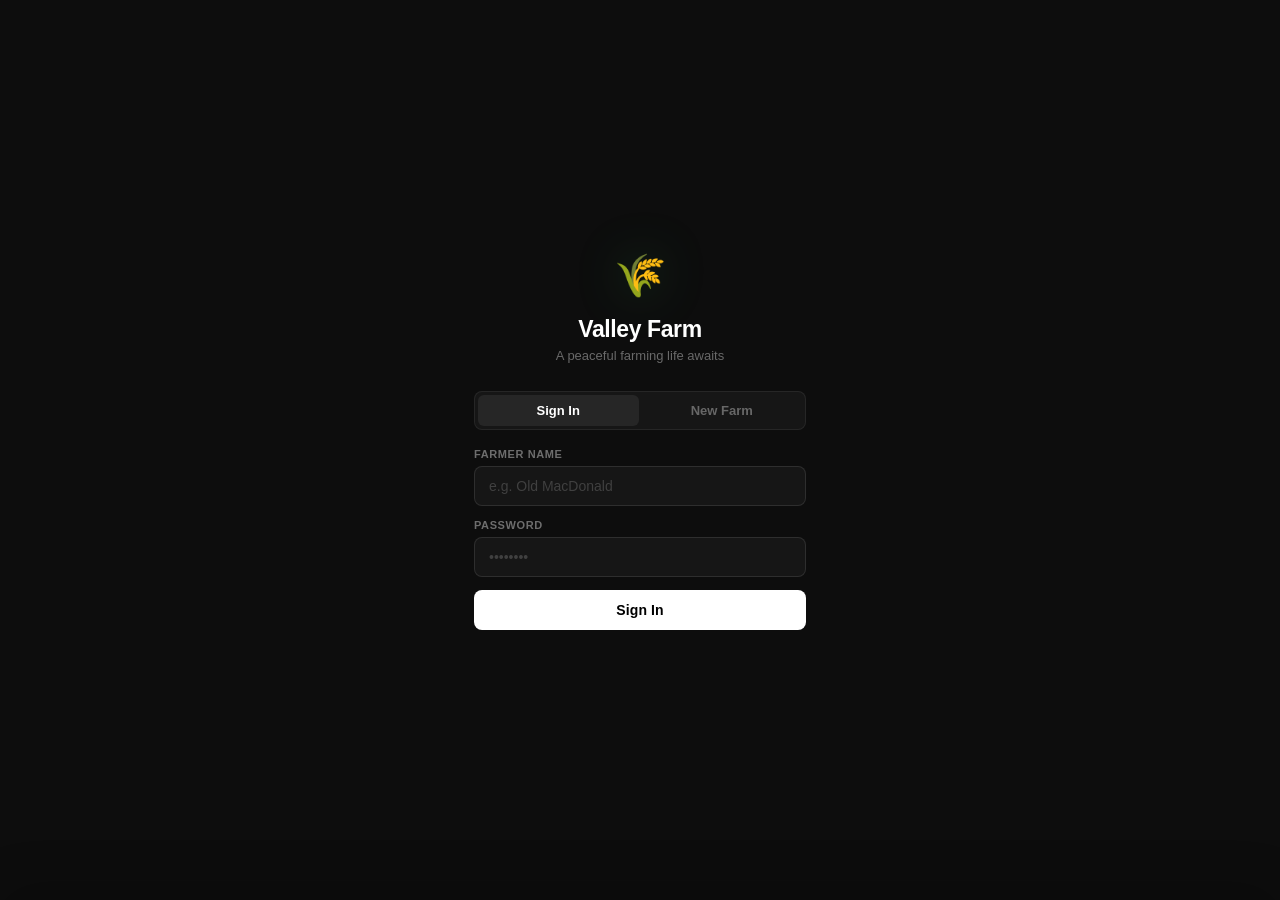
<file: code4.html>
<!DOCTYPE html>
<html lang="en">
<head>
<meta charset="UTF-8">
<meta name="viewport" content="width=device-width, initial-scale=1.0">
<title>Valley Farm</title>
<link href="https://fonts.googleapis.com/css2?family=Nunito:wght@400;600;700;800&family=Baloo+2:wght@700;800&family=Press+Start+2P&display=swap" rel="stylesheet">
<style>
*{box-sizing:border-box;margin:0;padding:0}
:root{
  --bg:#e8f5e9;--ui-bg:#ffffff;--ui-bg2:#f9fafb;--ui-border:#e5e7eb;
  --text-primary:#1a2e1a;--text-muted:#6b7280;--text-soft:#9ca3af;
  --gold:#f59e0b;--green:#22c55e;
}
body.dark{
  --bg:#1a2318;--ui-bg:#1e2a1e;--ui-bg2:#243024;--ui-border:#2d3d2d;
  --text-primary:#d4edda;--text-muted:#8faa8f;--text-soft:#5d7a5d;
}
/* ═══ RETRO THEME VARIABLES ═══ */
body.retro{
  --bg:#1a1209;--ui-bg:#120c00;--ui-bg2:#1c1209;--ui-border:#8b6914;
  --text-primary:#f5deb3;--text-muted:#a1887f;--text-soft:#5d4037;
  --gold:#ffd700;--green:#69f0ae;
}
body{font-family:'Nunito',sans-serif;background:var(--bg);overflow:hidden;height:100vh;display:flex;flex-direction:column;user-select:none;transition:background .3s}
.screen{display:none;position:fixed;inset:0;z-index:100;flex-direction:column}
.screen.active{display:flex}

/* ═══════════════════════════════════════════
   AUTH — CLAUDE AI DARK STYLE
═══════════════════════════════════════════ */
#auth-screen{
  align-items:center;justify-content:center;
  background:#0d0d0d;
  font-family:-apple-system,'Segoe UI',Helvetica,Arial,sans-serif;
}
.auth-wrap{width:100%;max-width:380px;padding:28px 24px}
.auth-logo{font-size:42px;text-align:center;display:block;margin-bottom:16px;filter:drop-shadow(0 0 24px rgba(34,197,94,.25))}
.auth-title{
  font-size:23px;font-weight:600;color:#fff;text-align:center;
  margin-bottom:5px;letter-spacing:-.4px;
  font-family:-apple-system,'Segoe UI',Helvetica,Arial,sans-serif;
}
.auth-sub{font-size:13px;color:rgba(255,255,255,.38);text-align:center;margin-bottom:28px;font-family:-apple-system,'Segoe UI',sans-serif}
.auth-tabs{
  display:flex;background:#161616;border-radius:8px;padding:3px;margin-bottom:18px;gap:3px;
  border:1px solid rgba(255,255,255,.07);
}
.auth-tab{
  flex:1;padding:8px;border:none;background:transparent;
  font-size:13px;font-weight:600;color:rgba(255,255,255,.35);cursor:pointer;
  border-radius:6px;transition:all .18s;
  font-family:-apple-system,'Segoe UI',Helvetica,Arial,sans-serif;
}
.auth-tab.active{background:#262626;color:#fff}
.auth-tab:hover:not(.active){color:rgba(255,255,255,.6)}
.auth-field{margin-bottom:13px}
.auth-field label{
  display:block;font-size:11px;font-weight:600;
  color:rgba(255,255,255,.4);margin-bottom:6px;
  text-transform:uppercase;letter-spacing:.6px;
  font-family:-apple-system,'Segoe UI',Helvetica,Arial,sans-serif;
}
.auth-field input{
  width:100%;padding:11px 14px;
  border:1px solid rgba(255,255,255,.1);border-radius:8px;
  font-size:14px;color:#fff;outline:none;transition:border-color .2s,background .2s;
  background:#161616;
  font-family:-apple-system,'Segoe UI',Helvetica,Arial,sans-serif;
}
.auth-field input::placeholder{color:rgba(255,255,255,.18)}
.auth-field input:focus{border-color:rgba(255,255,255,.28);background:#1c1c1c}
.auth-btn{
  width:100%;padding:12px;border:none;border-radius:8px;
  background:#fff;color:#000;font-size:14px;font-weight:600;cursor:pointer;
  transition:all .18s;letter-spacing:.1px;
  font-family:-apple-system,'Segoe UI',Helvetica,Arial,sans-serif;
}
.auth-btn:hover{background:#ebebeb}
.auth-btn:active{background:#d8d8d8;transform:scale(.99)}
.auth-error{
  color:#f87171;font-size:12px;font-weight:600;margin-bottom:12px;display:none;
  background:rgba(239,68,68,.1);padding:8px 12px;border-radius:8px;
  border:1px solid rgba(239,68,68,.22);
  font-family:-apple-system,'Segoe UI',Helvetica,Arial,sans-serif;
}
.saved-list{margin-top:20px}
.saved-title{
  font-size:10px;font-weight:700;color:rgba(255,255,255,.22);
  text-transform:uppercase;letter-spacing:.8px;margin-bottom:8px;
  font-family:-apple-system,'Segoe UI',Helvetica,Arial,sans-serif;
}
.saved-entry{
  display:flex;align-items:center;justify-content:space-between;
  padding:10px 14px;background:#161616;border-radius:8px;margin-bottom:5px;
  cursor:pointer;transition:background .15s;border:1px solid rgba(255,255,255,.07);
}
.saved-entry:hover{background:#1e1e1e;border-color:rgba(255,255,255,.14)}
.saved-entry-name{font-size:13px;font-weight:600;color:#fff;font-family:-apple-system,'Segoe UI',sans-serif}
.saved-entry-info{font-size:11px;color:rgba(255,255,255,.33);margin-top:2px;font-family:-apple-system,'Segoe UI',sans-serif}
.saved-entry-del{color:rgba(255,255,255,.22);cursor:pointer;font-size:15px;padding:3px 6px;border-radius:4px;transition:color .15s}
.saved-entry-del:hover{color:#f87171}

/* ═══════════════════════════════════════════
   GAME LAYOUT
═══════════════════════════════════════════ */
#game-screen{background:var(--bg);transition:background .3s}
#hud{background:var(--ui-bg);border-bottom:1.5px solid var(--ui-border);padding:6px 14px;display:flex;align-items:center;justify-content:space-between;flex-wrap:wrap;gap:6px;z-index:50;box-shadow:0 2px 8px rgba(0,0,0,.05)}
.hud-pill{display:flex;align-items:center;gap:5px;background:var(--ui-bg2);border:1.5px solid var(--ui-border);border-radius:20px;padding:4px 10px;font-size:12px;font-weight:700;color:var(--text-primary);white-space:nowrap}
.hud-pill.gold-pill{background:#fefce8;border-color:#fde68a;color:#92400e}
body.dark .hud-pill.gold-pill{background:#2a2000;border-color:#78500a;color:#fbbf24}
.bar-wrap{width:55px;height:5px;background:var(--ui-border);border-radius:4px;overflow:hidden}
.bar-fill{height:100%;border-radius:4px;transition:width .4s}
.autosave-dot{width:7px;height:7px;border-radius:50%;background:#22c55e;animation:savepulse 2.5s infinite}
@keyframes savepulse{0%,100%{opacity:1}50%{opacity:.35}}

#main{display:flex;flex:1;overflow:hidden}
#farm-wrap{flex:1;overflow:auto;padding:12px;display:flex;align-items:flex-start;justify-content:flex-start}
#farm-wrap::-webkit-scrollbar{width:5px;height:5px}
#farm-wrap::-webkit-scrollbar-thumb{background:var(--ui-border);border-radius:4px}
#farm-grid{display:grid;gap:3px}

/* TILES */
.tile{width:52px;height:52px;border-radius:7px;display:flex;align-items:center;justify-content:center;font-size:22px;cursor:pointer;position:relative;border:2px solid rgba(0,0,0,.13);transition:filter .12s,transform .12s;overflow:hidden}
.tile:hover{filter:brightness(1.25);transform:scale(1.1);z-index:5;border-color:rgba(255,255,255,.75);box-shadow:0 4px 14px rgba(0,0,0,.18)}
.tile:active{transform:scale(.93)}
.tile-s0 .crop-em{font-size:14px}.tile-s1 .crop-em{font-size:18px}.tile-s2 .crop-em{font-size:24px}.tile-s3 .crop-em{font-size:28px}
.tile-ready{animation:readypulse 1.4s ease-in-out infinite}
@keyframes readypulse{0%,100%{box-shadow:0 0 0 0 rgba(250,204,21,.7)}50%{box-shadow:0 0 12px 6px rgba(250,204,21,.22)}}
.sparkle{position:absolute;top:2px;right:3px;font-size:10px}
.days-badge{position:absolute;bottom:2px;left:3px;font-size:9px;font-weight:800;color:rgba(255,255,255,.95);text-shadow:0 1px 3px rgba(0,0,0,.7)}
.water-dot{position:absolute;bottom:3px;right:3px;width:5px;height:5px;border-radius:50%;background:#60a5fa}
.grass-deco{font-size:13px;opacity:.22}
.tile-tree{width:52px;height:52px;border-radius:7px;display:flex;align-items:center;justify-content:center;font-size:26px;border:2px solid rgba(0,0,0,.13);pointer-events:none}
.tile-cactus{pointer-events:auto!important;cursor:pointer!important;transition:filter .12s,transform .12s!important}
.tile-cactus:hover{filter:brightness(1.3)!important;transform:scale(1.1)!important;border-color:rgba(255,255,255,.6)!important}
.tile-cactus:active{transform:scale(.92)!important}

/* DESKTOP SIDE PANEL */
#side{width:230px;flex-shrink:0;background:var(--ui-bg);border-left:1.5px solid var(--ui-border);display:flex;flex-direction:column;overflow:hidden;transition:width .3s cubic-bezier(.25,.8,.25,1),opacity .3s ease}
#side.side-collapsed{width:0;opacity:0;pointer-events:none}
#side-content{flex:1;overflow-y:auto;padding:10px}
#side-content::-webkit-scrollbar{width:4px}
#side-content::-webkit-scrollbar-thumb{background:var(--ui-border);border-radius:4px}
@media(max-width:680px){#side{display:none}}

/* ═══ SHARED PANEL CONTENT STYLES ═══ */
.tabs{display:flex;padding:6px 6px 0;gap:3px;border-bottom:1.5px solid var(--ui-border)}
.tab-btn{flex:1;padding:8px 4px;background:transparent;color:var(--text-muted);border:none;border-radius:8px 8px 0 0;font-family:'Nunito',sans-serif;font-size:11px;font-weight:800;cursor:pointer;transition:all .15s}
.tab-btn.active{background:var(--ui-bg2);color:var(--green);border-bottom:2.5px solid var(--green)}
.tab-btn:hover:not(.active){background:var(--ui-bg2)}
.s-sec{font-size:10px;font-weight:800;color:var(--text-soft);text-transform:uppercase;letter-spacing:.8px;margin:12px 0 6px}
.s-sec:first-child{margin-top:0}
.inv-row{display:flex;justify-content:space-between;align-items:center;padding:6px 9px;background:var(--ui-bg2);border-radius:8px;margin-bottom:3px;font-size:12px;font-weight:600;border:1px solid var(--ui-border);color:var(--text-primary)}
.inv-qty{color:var(--gold);font-weight:800}
.inv-val{color:var(--green);font-size:11px;font-weight:700}
.empty-msg{color:var(--text-soft);font-size:11px;line-height:2.1;text-align:center;padding:8px}
.ship-btn{width:100%;margin-top:8px;background:linear-gradient(135deg,#22c55e,#16a34a);color:#fff;border:none;padding:10px 6px;font-family:'Baloo 2',cursive;font-size:13px;cursor:pointer;border-radius:11px;transition:all .15s;box-shadow:0 3px 10px rgba(34,197,94,.2)}
.ship-btn:hover{transform:translateY(-1px);box-shadow:0 5px 14px rgba(34,197,94,.3)}
.pending-box{margin-top:8px;padding:8px;background:#f0fdf4;border:1px solid #86efac;border-radius:10px;font-size:11px;color:#166534;text-align:center;line-height:1.9;font-weight:600}
body.dark .pending-box{background:#0d2a14;border-color:#166534;color:#4ade80}
.stats-box{margin-top:10px;padding:10px;background:var(--ui-bg2);border-radius:10px;font-size:11px;color:var(--text-muted);line-height:2.3;border:1px solid var(--ui-border)}
.stats-box b{color:var(--text-primary)}
.shop-card{padding:10px;background:var(--ui-bg2);border:1px solid var(--ui-border);border-radius:12px;margin-bottom:7px;transition:border-color .15s}
.shop-card:hover{border-color:#86efac}
.shop-name{font-size:13px;font-weight:800;color:var(--text-primary)}
.shop-price{font-size:11px;font-weight:700;color:var(--gold)}
.shop-meta{font-size:10px;color:var(--text-soft);margin:3px 0 7px;line-height:1.8}
.shop-row{display:flex;gap:5px}
.buy-btn{flex:1;background:var(--ui-bg);color:#166534;border:1.5px solid #86efac;padding:6px 3px;font-family:'Nunito',sans-serif;font-size:10px;font-weight:700;cursor:pointer;border-radius:8px;transition:all .15s}
body.dark .buy-btn{color:#4ade80;border-color:#166534;background:var(--ui-bg2)}
.buy-btn:hover:not(:disabled){background:#f0fdf4;border-color:#4ade80}
body.dark .buy-btn:hover:not(:disabled){background:#0d2a14}
.buy-btn:disabled{opacity:.35;cursor:not-allowed}
.winter-msg{color:var(--text-soft);font-size:12px;line-height:2.2;text-align:center;padding:24px 10px}

/* ═══ BOTTOM SHEET ═══ */
#sheet-bg{
  display:none;position:fixed;inset:0;
  background:rgba(0,0,0,.48);z-index:199;
  backdrop-filter:blur(3px);
  transition:opacity .3s;
}
#sheet-bg.sheet-open{display:block}
#bottom-sheet{
  position:fixed;left:0;right:0;bottom:0;
  height:88vh;
  background:var(--ui-bg);
  border-top:1.5px solid var(--ui-border);
  border-radius:20px 20px 0 0;
  z-index:200;
  display:flex;flex-direction:column;
  transform:translateY(100%);
  transition:transform .34s cubic-bezier(.25,.8,.25,1);
  box-shadow:0 -10px 50px rgba(0,0,0,.22);
  will-change:transform;
  touch-action:none;
}
#bottom-sheet.sheet-open{transform:translateY(0)}
.sheet-handle-wrap{
  display:flex;align-items:center;justify-content:center;
  padding:10px 0 4px;flex-shrink:0;cursor:pointer;
}
.sheet-handle{
  width:40px;height:4px;
  background:var(--ui-border);border-radius:4px;
}
#sheet-content{
  flex:1;overflow-y:auto;padding:10px 12px 20px;
}
#sheet-content::-webkit-scrollbar{width:4px}
#sheet-content::-webkit-scrollbar-thumb{background:var(--ui-border);border-radius:4px}

/* Swipe-up hint pill — visible on mobile only when sheet closed */
#swipe-hint{
  display:none;
  position:fixed;bottom:62px;left:50%;
  transform:translateX(-50%);
  background:var(--ui-bg);
  border:1.5px solid var(--ui-border);
  border-radius:20px;padding:5px 14px;
  font-size:11px;font-weight:700;
  color:var(--text-muted);
  align-items:center;gap:6px;
  z-index:50;cursor:pointer;
  box-shadow:0 2px 12px rgba(0,0,0,.12);
  animation:hintBob 2.8s ease-in-out infinite;
  white-space:nowrap;
}
@keyframes hintBob{0%,100%{transform:translateX(-50%) translateY(0)}50%{transform:translateX(-50%) translateY(-4px)}}

@media(max-width:680px){
  #farm-wrap{padding:8px}
  .tile,.tile-tree{width:45px;height:45px;font-size:19px}
  #farm-grid{gap:2px}
  .hud-pill{font-size:10px;padding:3px 7px}
  #swipe-hint{display:flex}
}
@media(max-width:400px){
  .tile,.tile-tree{width:38px;height:38px;font-size:16px}
  .hud-pill{font-size:9px;padding:3px 5px;gap:3px}
}

/* HELP OVERLAY */
#help-overlay{display:none;position:fixed;inset:0;background:rgba(0,0,0,.62);z-index:900;align-items:center;justify-content:center;backdrop-filter:blur(5px)}
#help-overlay.show{display:flex;animation:fdIn .25s ease}
.help-card{background:var(--ui-bg);border:1.5px solid var(--ui-border);border-radius:24px;width:340px;max-width:92vw;padding:30px 24px 22px;box-shadow:0 24px 80px rgba(0,0,0,.28);position:relative;overflow:hidden}
.help-glow{position:absolute;top:-40px;left:50%;transform:translateX(-50%);width:160px;height:160px;border-radius:50%;background:radial-gradient(circle,rgba(34,197,94,.18) 0%,transparent 70%);pointer-events:none}
.help-skip{position:absolute;top:14px;right:16px;background:none;border:none;color:var(--text-soft);font-size:12px;font-weight:700;cursor:pointer;font-family:'Nunito',sans-serif;padding:4px 8px;border-radius:6px;transition:color .15s,background .15s}
.help-skip:hover{color:var(--text-muted);background:var(--ui-bg2)}
.help-step-label{font-size:9px;font-weight:800;color:var(--text-soft);text-transform:uppercase;letter-spacing:1px;text-align:center;margin-bottom:6px}
.help-emoji{font-size:52px;text-align:center;display:block;margin-bottom:10px;line-height:1}
.help-title{font-family:'Baloo 2',cursive;font-size:20px;color:var(--text-primary);text-align:center;margin-bottom:10px;line-height:1.2}
.help-body{font-size:13px;color:var(--text-muted);line-height:1.85;text-align:center;margin-bottom:14px;min-height:70px}
.help-tip{font-size:11px;font-weight:700;color:var(--green);background:#f0fdf4;border:1px solid #86efac;border-radius:10px;padding:8px 14px;text-align:center;margin-bottom:18px}
body.dark .help-tip{background:#0d2a14;border-color:#166534;color:#4ade80}
.help-dots{display:flex;justify-content:center;gap:5px;margin-bottom:18px}
.help-dot{width:7px;height:7px;border-radius:50%;background:var(--ui-border);transition:background .25s,transform .25s,width .25s}
.help-dot.active{background:var(--green);transform:scale(1.25);width:18px;border-radius:4px}
.help-nav{display:flex;gap:8px;align-items:stretch}
.help-back-btn{padding:10px 14px;border-radius:12px;border:1.5px solid var(--ui-border);background:var(--ui-bg2);color:var(--text-muted);font-family:'Nunito',sans-serif;font-size:12px;font-weight:700;cursor:pointer;transition:all .15s;flex-shrink:0}
.help-back-btn:hover{border-color:var(--ui-border);color:var(--text-primary)}
.help-next-btn{flex:1;padding:11px;border-radius:12px;border:none;background:linear-gradient(135deg,#22c55e,#16a34a);color:#fff;font-family:'Baloo 2',cursive;font-size:14px;cursor:pointer;transition:all .15s}
.help-next-btn:hover{transform:translateY(-1px);box-shadow:0 5px 14px rgba(34,197,94,.3)}

/* ACHIEVEMENT POPUP */
#achieve-popup{
  display:none;position:fixed;top:70px;left:50%;
  transform:translateX(-50%);
  z-index:960;min-width:260px;max-width:88vw;
  background:var(--ui-bg);
  border:2px solid var(--gold);border-radius:20px;
  padding:16px 22px 14px;
  box-shadow:0 8px 50px rgba(245,158,11,.3),0 0 0 1px rgba(245,158,11,.1);
  text-align:center;pointer-events:none;
}
#achieve-popup.show{display:block;animation:achievePop .5s cubic-bezier(.34,1.56,.64,1) forwards}
@keyframes achievePop{
  from{opacity:0;transform:translateX(-50%) translateY(-20px) scale(.85)}
  to{opacity:1;transform:translateX(-50%) translateY(0) scale(1)}
}
.achieve-label{font-size:9px;font-weight:800;color:var(--gold);text-transform:uppercase;letter-spacing:1.2px;margin-bottom:5px}
.achieve-icon{font-size:36px;margin-bottom:4px;display:block}
.achieve-name{font-family:'Baloo 2',cursive;font-size:17px;color:var(--text-primary);margin-bottom:3px}
.achieve-desc{font-size:11px;color:var(--text-muted);line-height:1.6}

/* TOOLBAR */
#toolbar{background:var(--ui-bg);border-top:1.5px solid var(--ui-border);padding:8px 12px;display:flex;align-items:center;gap:6px;flex-wrap:nowrap;overflow-x:auto;z-index:50}
.tool-btn{background:var(--ui-bg2);color:var(--text-primary);border:1.5px solid var(--ui-border);padding:7px 12px;font-family:'Nunito',sans-serif;font-size:12px;font-weight:700;cursor:pointer;border-radius:10px;transition:all .15s;white-space:nowrap;flex-shrink:0}
.tool-btn:hover{border-color:#86efac;background:#f0fdf4;color:#166534}
body.dark .tool-btn:hover{background:#0d2a14;border-color:#166534;color:#4ade80}
.tool-btn.active{border-color:#22c55e;background:#dcfce7;color:#166534}
body.dark .tool-btn.active{background:#0d2a14;border-color:#4ade80;color:#4ade80}
.tool-btn:active{transform:scale(.95)}
#seed-select{background:var(--ui-bg2);color:var(--text-primary);border:1.5px solid var(--ui-border);padding:7px 10px;font-family:'Nunito',sans-serif;font-size:11px;font-weight:600;border-radius:10px;cursor:pointer;flex-shrink:0;outline:none}
.spacer{flex:1}
#sleep-btn{background:linear-gradient(135deg,#6366f1,#4f46e5);color:#fff;border:none;padding:8px 16px;font-family:'Baloo 2',cursive;font-size:13px;cursor:pointer;border-radius:10px;transition:all .15s;flex-shrink:0;box-shadow:0 3px 10px rgba(99,102,241,.3)}
#sleep-btn:hover{transform:translateY(-1px);box-shadow:0 5px 14px rgba(99,102,241,.4)}
#pause-btn{background:var(--ui-bg2);color:var(--text-primary);border:1.5px solid var(--ui-border);padding:7px 12px;font-family:'Nunito',sans-serif;font-size:12px;font-weight:700;cursor:pointer;border-radius:10px;transition:all .15s;flex-shrink:0}
#pause-btn:hover{border-color:#6366f1;background:#eef2ff;color:#4f46e5}
body.dark #pause-btn:hover{background:#1e1a3a;border-color:#6366f1;color:#818cf8}

/* TOASTS */
#toast-wrap{position:fixed;top:54px;right:14px;display:flex;flex-direction:column;gap:5px;z-index:999;pointer-events:none}
.toast{background:var(--ui-bg);border:1.5px solid var(--ui-border);padding:8px 14px;font-size:12px;font-weight:700;border-radius:12px;box-shadow:0 4px 18px rgba(0,0,0,.1);animation:toastIn .22s ease;max-width:230px;color:var(--text-primary)}
@keyframes toastIn{from{transform:translateX(110%);opacity:0}to{transform:translateX(0);opacity:1}}
.toast-out{animation:toastOut .2s ease forwards}
@keyframes toastOut{to{transform:translateX(110%);opacity:0}}
.toast.t-success{border-color:#86efac;color:#166534}
body.dark .toast.t-success{color:#4ade80;border-color:#166534}
.toast.t-warn{border-color:#fde68a;color:#92400e}
.toast.t-error{border-color:#fca5a5;color:#991b1b}

/* SLEEP */
#sleep-overlay{display:none;position:fixed;inset:0;background:rgba(15,23,42,.96);z-index:1000;align-items:center;justify-content:center;flex-direction:column;gap:14px}
#sleep-overlay.show{display:flex;animation:fdIn .4s ease}
@keyframes fdIn{from{opacity:0}to{opacity:1}}
.sleep-moon{font-size:56px;animation:floatY 2s ease-in-out infinite}
@keyframes floatY{0%,100%{transform:translateY(0)}50%{transform:translateY(-10px)}}
.sleep-text{font-family:'Baloo 2',cursive;font-size:18px;color:#e2e8f0}
.sleep-sub{font-size:12px;color:#64748b}

/* SEASON BANNER */
.season-banner{position:fixed;top:50%;left:50%;transform:translate(-50%,-50%);background:var(--ui-bg);border:2px solid var(--ui-border);padding:18px 36px;font-family:'Baloo 2',cursive;font-size:18px;color:var(--text-primary);z-index:900;pointer-events:none;text-align:center;border-radius:18px;box-shadow:0 10px 40px rgba(0,0,0,.15);animation:bannerPop .45s ease}
@keyframes bannerPop{from{transform:translate(-50%,-50%) scale(.5);opacity:0}to{transform:translate(-50%,-50%) scale(1);opacity:1}}

/* PAUSE MENU */
#pause-overlay{display:none;position:fixed;inset:0;background:rgba(0,0,0,.5);z-index:800;align-items:center;justify-content:center}
#pause-overlay.show{display:flex;animation:fdIn .2s ease}
.pause-card{background:var(--ui-bg);border-radius:22px;padding:30px 26px;width:320px;border:1.5px solid var(--ui-border);box-shadow:0 20px 60px rgba(0,0,0,.2);max-height:90vh;overflow-y:auto}
.pause-title{font-family:'Baloo 2',cursive;font-size:22px;color:var(--text-primary);text-align:center;margin-bottom:4px}
.pause-sub{font-size:12px;color:var(--text-muted);text-align:center;margin-bottom:20px}
.pause-row{display:flex;align-items:center;justify-content:space-between;padding:11px 0;border-bottom:1px solid var(--ui-border)}
.pause-row:last-of-type{border-bottom:none}
.pause-label{font-size:13px;font-weight:700;color:var(--text-primary)}
.pause-desc{font-size:10px;color:var(--text-soft);margin-top:2px}
.toggle{position:relative;width:44px;height:24px;flex-shrink:0}
.toggle input{opacity:0;width:0;height:0}
.toggle-slider{position:absolute;inset:0;background:#d1d5db;border-radius:24px;cursor:pointer;transition:background .2s}
.toggle input:checked+.toggle-slider{background:#22c55e}
.toggle-slider::before{content:'';position:absolute;width:18px;height:18px;left:3px;top:3px;background:#fff;border-radius:50%;transition:transform .2s;box-shadow:0 1px 3px rgba(0,0,0,.2)}
.toggle input:checked+.toggle-slider::before{transform:translateX(20px)}
.pause-btn-row{display:flex;gap:8px;margin-top:18px}
.pause-action{flex:1;padding:9px 4px;border-radius:10px;border:1.5px solid var(--ui-border);background:var(--ui-bg2);color:var(--text-primary);font-family:'Nunito',sans-serif;font-size:11px;font-weight:700;cursor:pointer;transition:all .15s}
.pause-action:hover{border-color:#86efac;background:#f0fdf4;color:#166534}
body.dark .pause-action:hover{background:#0d2a14;border-color:#166534;color:#4ade80}
.pause-action.danger:hover{border-color:#fca5a5;background:#fef2f2;color:#991b1b}
body.dark .pause-action.danger:hover{background:#2a0d0d;border-color:#991b1b;color:#f87171}
.pause-close{width:100%;margin-top:8px;padding:11px;border-radius:12px;border:none;background:linear-gradient(135deg,#22c55e,#16a34a);color:#fff;font-family:'Baloo 2',cursive;font-size:15px;cursor:pointer;transition:all .15s}
.pause-close:hover{transform:translateY(-1px);box-shadow:0 5px 14px rgba(34,197,94,.3)}

/* ═══════════════════════════════════════════
   RETRO THEME OVERRIDES — pixel-art style
═══════════════════════════════════════════ */
body.retro,body.retro .tab-btn,body.retro .tool-btn,body.retro #seed-select,
body.retro .pause-action,body.retro .pause-close,body.retro .pause-title,
body.retro .pause-sub,body.retro .pause-label,body.retro .pause-desc,
body.retro .ship-btn,body.retro .buy-btn,body.retro .s-sec,
body.retro .inv-row,body.retro .shop-name,body.retro .shop-price,
body.retro .shop-meta,body.retro .inv-qty,body.retro .inv-val,
body.retro .empty-msg,body.retro .winter-msg,body.retro .stats-box,
body.retro .pending-box,body.retro .hud-pill,body.retro .sleep-text,
body.retro .sleep-sub,body.retro #sleep-btn,body.retro #pause-btn,
body.retro .season-banner,body.retro .toast,body.retro #swipe-hint,
body.retro .days-badge{
  font-family:'Press Start 2P',monospace!important;
}

/* HUD retro */
body.retro #hud{background:#120c00;border-bottom:3px solid #8b6914;box-shadow:none;padding:5px 10px}
body.retro .hud-pill{background:transparent!important;border:none!important;border-radius:0!important;padding:2px 6px!important;font-size:6.5px!important;color:#f5deb3!important;gap:4px}
body.retro .hud-pill.gold-pill{color:#ffd700!important}
body.retro .autosave-dot{background:#69f0ae}
body.retro .bar-wrap{background:#2d1b00;border-radius:2px}
body.retro .bar-fill{border-radius:2px}

/* Tiles retro */
body.retro .tile{border-radius:4px;border:1px solid rgba(0,0,0,.3)}
body.retro .tile:hover{box-shadow:0 0 0 2px #8b6914!important;border-color:#8b6914}
body.retro .tile-tree{border-radius:4px;border:1px solid rgba(0,0,0,.3)}
body.retro .days-badge{font-size:5.5px}

/* Bottom sheet retro */
body.retro #bottom-sheet{background:#120c00;border-top:3px solid #8b6914}
body.retro .sheet-handle{background:#3e2723}
body.retro .tabs{background:#120c00;border-bottom:2px solid #8b6914;padding:0}
/* Desktop side retro */
body.retro #side{background:#120c00;border-left:3px solid #8b6914}
/* Help retro */
body.retro .help-card{background:#120c00;border:3px solid #8b6914;border-radius:4px;box-shadow:6px 6px 0 rgba(0,0,0,.8)}
body.retro .help-title{color:#ffd700}
body.retro .help-body{color:#a1887f}
body.retro .help-step-label{color:#5d4037}
body.retro .help-tip{background:#0d2e10;border:1px solid #388e3c;color:#a5d6a7;border-radius:3px}
body.retro .help-back-btn{background:#1c1209;color:#a1887f;border:1px solid #3e2723;border-radius:3px}
body.retro .help-next-btn{background:#1b5e20!important;border:2px solid #388e3c;border-radius:3px}
body.retro .help-skip{color:#5d4037}
body.retro .help-dot{background:#3e2723}
body.retro .help-dot.active{background:#ffd700}
/* Achievement retro */
body.retro #achieve-popup{background:#120c00;border:3px solid #ffd700;border-radius:4px;box-shadow:6px 6px 0 rgba(0,0,0,.8)}
body.retro .achieve-label{color:#ffd700}
body.retro .achieve-name{color:#f5deb3}
body.retro .achieve-desc{color:#a1887f}
body.retro .tab-btn{border-radius:0;font-size:6px;color:#a1887f;padding:8px 4px}
body.retro .tab-btn.active{background:#2d1b00;color:#ffd700;border-bottom:2px solid #ffd700}
body.retro .tab-btn:hover:not(.active){background:#1c1209;color:#f5deb3}
body.retro #sheet-content{padding:8px}
body.retro .s-sec{color:#a5d6a7;font-size:5.5px;letter-spacing:.3px;margin:10px 0 5px}
body.retro .inv-row{background:#1c1209;border:1px solid #3e2723;border-radius:3px;font-size:6.5px;color:#f5deb3;padding:5px 7px}
body.retro .inv-qty{color:#ffd700}
body.retro .inv-val{color:#69f0ae;font-size:5.5px}
body.retro .empty-msg{color:#5d4037;font-size:5.5px;line-height:2}
body.retro .ship-btn{background:#1b5e20!important;background-image:none!important;color:#a5d6a7;border:2px solid #388e3c;border-radius:3px;font-size:6px;box-shadow:none;padding:8px 4px}
body.retro .ship-btn:hover{background:#2e7d32!important;transform:none!important;box-shadow:none!important}
body.retro .pending-box{background:#0d3b15;border:1px solid #388e3c;border-radius:3px;color:#a5d6a7;font-size:5.5px}
body.retro .stats-box{background:#1c1209;border:1px solid #3e2723;border-radius:3px;color:#a1887f;font-size:5.5px;line-height:2.2}
body.retro .stats-box b{color:#f5deb3}
body.retro .shop-card{background:#1c1209;border:1px solid #3e2723;border-radius:3px;padding:8px}
body.retro .shop-card:hover{border-color:#8b6914}
body.retro .shop-name{color:#f5deb3;font-size:6.5px}
body.retro .shop-price{color:#ffd700;font-size:5px}
body.retro .shop-meta{color:#5d4037;font-size:4.5px;line-height:1.8}
body.retro .buy-btn{background:#1c1209;color:#69f0ae;border:1px solid #1b5e20;border-radius:2px;font-size:4.5px}
body.retro .buy-btn:hover:not(:disabled){background:#0d2e10!important;border-color:#388e3c}
body.retro .winter-msg{color:#5d4037;font-size:6.5px;line-height:2.4}

/* Toolbar retro */
body.retro #toolbar{background:#120c00;border-top:3px solid #8b6914;padding:6px 8px}
body.retro .tool-btn{background:#1c1209;color:#f5deb3;border:2px solid #3e2723;border-radius:3px;font-size:6.5px;padding:6px 8px}
body.retro .tool-btn:hover{border-color:#8b6914!important;background:#2d1b00!important;color:#f5deb3!important}
body.retro .tool-btn.active{border-color:#ffd700!important;background:#2d1b00!important;color:#ffd700!important}
body.retro #seed-select{background:#1c1209;color:#f5deb3;border:2px solid #3e2723;border-radius:3px;font-size:5.5px}
body.retro #sleep-btn{background:#1a237e!important;background-image:none!important;color:#e8eaf6;border:2px solid #7986cb;border-radius:3px;font-size:6.5px;padding:6px 12px;box-shadow:none}
body.retro #sleep-btn:hover{background:#283593!important;transform:none!important;box-shadow:none!important}
body.retro #pause-btn{background:#1c1209;color:#f5deb3;border:2px solid #3e2723;border-radius:3px;font-size:6.5px}
body.retro #pause-btn:hover{border-color:#8b6914!important;background:#2d1b00!important;color:#f5deb3!important}

/* Toasts retro */
body.retro .toast{background:#120c00;border-width:2px;border-style:solid;border-radius:3px;font-size:6px;box-shadow:3px 3px 0 rgba(0,0,0,.7);color:#f5deb3}
body.retro .toast.t-success{border-color:#69f0ae!important;color:#a5d6a7!important}
body.retro .toast.t-warn{border-color:#ffb74d!important;color:#ffe0b2!important}
body.retro .toast.t-error{border-color:#ef5350!important;color:#ffcdd2!important}
body.retro .toast.t-info{border-color:#4fc3f7!important;color:#b3e5fc!important}

/* Pause card retro */
body.retro .pause-card{background:#120c00;border:3px solid #8b6914;border-radius:4px;box-shadow:6px 6px 0 rgba(0,0,0,.8)}
body.retro .pause-title{color:#ffd700;font-size:13px}
body.retro .pause-sub{color:#a1887f;font-size:6px}
body.retro .pause-row{border-color:#3e2723}
body.retro .pause-label{color:#f5deb3;font-size:7px}
body.retro .pause-desc{color:#5d4037;font-size:5.5px}
body.retro .toggle-slider{background:#3e2723}
body.retro .toggle input:checked+.toggle-slider{background:#388e3c}
body.retro .pause-action{background:#1c1209;color:#f5deb3;border:2px solid #3e2723;border-radius:3px;font-size:6px}
body.retro .pause-action:hover{border-color:#8b6914!important;background:#2d1b00!important;color:#ffd700!important}
body.retro .pause-action.danger:hover{border-color:#ef5350!important;background:#2a0d0d!important;color:#ef9a9a!important}
body.retro .pause-close{background:#1b5e20!important;background-image:none!important;border:2px solid #388e3c;border-radius:3px;font-size:7px;box-shadow:none}
body.retro .pause-close:hover{transform:none!important;box-shadow:none!important;background:#2e7d32!important}

/* Season banner retro */
body.retro .season-banner{background:#120c00;border:3px solid #ffd700;border-radius:4px;box-shadow:6px 6px 0 rgba(0,0,0,.8);color:#ffd700;font-size:12px}

/* Sleep overlay retro */
body.retro .sleep-text{font-size:12px;color:#7986cb}
body.retro .sleep-sub{color:#5c6bc0;font-size:7px}

/* Idle tile warning retro */
body.retro .tile-idle{border:1.5px dashed #8b6914!important}
.tile-idle{border:1.5px dashed rgba(156,163,175,.5)!important}
</style>
</head>
<body>

<!-- ════════════════════════
     AUTH SCREEN (Claude AI dark style)
════════════════════════ -->
<div id="auth-screen" class="screen active">
  <div class="auth-wrap">
    <span class="auth-logo">🌾</span>
    <div class="auth-title">Valley Farm</div>
    <div class="auth-sub">A peaceful farming life awaits</div>
    <div class="auth-tabs">
      <button class="auth-tab active" onclick="switchAuthTab('login')">Sign In</button>
      <button class="auth-tab" onclick="switchAuthTab('signup')">New Farm</button>
    </div>
    <div id="auth-error" class="auth-error"></div>
    <div class="auth-field">
      <label>Farmer Name</label>
      <input type="text" id="auth-name" placeholder="e.g. Old MacDonald" autocomplete="username">
    </div>
    <div class="auth-field">
      <label>Password</label>
      <input type="password" id="auth-pass" placeholder="••••••••" onkeydown="if(event.key==='Enter')authSubmit()">
    </div>
    <button class="auth-btn" id="auth-submit-btn" onclick="authSubmit()">Sign In</button>
    <div class="saved-list" id="saved-list"></div>
  </div>
</div>

<!-- ════════════════════════
     GAME SCREEN
════════════════════════ -->
<div id="game-screen" class="screen">
  <div id="hud">
    <div class="hud-pill">📅 <span id="hud-day">Day 1</span></div>
    <div class="hud-pill" id="season-pill">🌸 <span id="hud-season">Spring</span></div>
    <div class="hud-pill">📆 <span id="hud-year">Yr.1</span></div>
    <div class="hud-pill"><span id="weather-em">☀️</span> <span id="hud-weather">Sunny</span></div>
    <div class="hud-pill">
      <span id="dn-icon" style="font-size:14px">☀️</span>
      <span id="hud-time">6:00 AM</span>
      <div class="bar-wrap"><div class="bar-fill" id="time-bar" style="width:0%;background:#f59e0b"></div></div>
    </div>
    <div class="hud-pill">⚡<div class="bar-wrap"><div class="bar-fill" id="energy-bar" style="width:100%;background:#22c55e"></div></div><span id="hud-energy" style="font-size:11px">100</span></div>
    <div class="hud-pill gold-pill">💰 <span id="hud-gold">500g</span></div>
    <span id="hud-pending" style="font-size:11px;color:#16a34a;font-weight:700"></span>
    <div class="hud-pill" style="gap:5px"><div class="autosave-dot"></div><span style="font-size:10px;color:var(--text-soft);font-weight:700">AUTO</span></div>
  </div>

  <div id="main">
    <div id="farm-wrap"><div id="farm-grid"></div></div>
    <!-- Desktop side panel (always visible on desktop) -->
    <div id="side">
      <div class="tabs">
        <button class="tab-btn active" data-tab="inv" onclick="setTab('inv')">🎒 Bag</button>
        <button class="tab-btn" data-tab="shop" onclick="setTab('shop')">🛒 Shop</button>
      </div>
      <div id="side-content"></div>
    </div>
  </div>

  <div id="toolbar">
    <button class="tool-btn active" id="tool-hoe" onclick="setTool('hoe')">⛏ Hoe</button>
    <button class="tool-btn" id="tool-water" onclick="setTool('water')">💧 Water</button>
    <button class="tool-btn" id="tool-seed" onclick="setTool('seed')">🌱 Seeds</button>
    <button class="tool-btn" id="tool-scythe" onclick="setTool('scythe')">🌾 Scythe</button>
    <select id="seed-select" style="display:none" onchange="G.seed=this.value"></select>
    <div class="spacer"></div>
    <button class="tool-btn" id="bag-btn" onclick="toggleBag()">🎒 Bag</button>
    <button class="tool-btn" onclick="openHelp()" title="How to play" style="font-size:15px;padding:7px 11px">❓</button>
    <button id="pause-btn" onclick="openPause()">⏸ Menu</button>
    <button id="sleep-btn" onclick="doSleep()">🌙 Sleep</button>
  </div>
</div>

<!-- Bottom sheet backdrop -->
<div id="sheet-bg" onclick="closeSheet()"></div>

<!-- Bottom sheet panel -->
<div id="bottom-sheet">
  <div class="sheet-handle-wrap" onclick="closeSheet()">
    <div class="sheet-handle"></div>
  </div>
  <div class="tabs">
    <button class="tab-btn active" data-tab="inv" onclick="setTab('inv')">🎒 Bag</button>
    <button class="tab-btn" data-tab="shop" onclick="setTab('shop')">🛒 Shop</button>
  </div>
  <div id="sheet-content"></div>
</div>

<!-- Swipe-up hint (mobile only) -->
<div id="swipe-hint" onclick="openSheet()">↑ Bag &amp; Shop</div>

<div id="toast-wrap"></div>

<div id="sleep-overlay">
  <div class="sleep-moon">🌙</div>
  <div class="sleep-text">Resting...</div>
  <div class="sleep-sub">Crops grow overnight ✨</div>
</div>

<!-- HELP OVERLAY -->
<div id="help-overlay">
  <div class="help-card">
    <div class="help-glow"></div>
    <button class="help-skip" onclick="closeHelp()">Skip ✕</button>
    <div class="help-step-label" id="help-step-label">Step 1 of 10</div>
    <span class="help-emoji" id="help-emoji">🌾</span>
    <div class="help-title" id="help-title">Welcome!</div>
    <div class="help-body" id="help-body"></div>
    <div class="help-tip" id="help-tip"></div>
    <div class="help-dots" id="help-dots"></div>
    <div class="help-nav">
      <button class="help-back-btn" id="help-prev" onclick="helpNav(-1)" style="display:none">←</button>
      <button class="help-next-btn" id="help-next" onclick="helpNav(1)">Next →</button>
    </div>
  </div>
</div>

<!-- ACHIEVEMENT POPUP -->
<div id="achieve-popup">
  <div class="achieve-label">🏆 Achievement Unlocked!</div>
  <span class="achieve-icon" id="achieve-icon">💰</span>
  <div class="achieve-name" id="achieve-name"></div>
  <div class="achieve-desc" id="achieve-desc"></div>
</div>

<!-- ════════════════════════
     PAUSE MENU (+ Retro Theme toggle)
════════════════════════ -->
<div id="pause-overlay">
  <div class="pause-card">
    <div class="pause-title">⏸ Paused</div>
    <div class="pause-sub" id="pause-sub">Valley Farm</div>

    <div class="pause-row">
      <div><div class="pause-label">🌙 Dark Mode</div><div class="pause-desc">Easier on the eyes</div></div>
      <label class="toggle"><input type="checkbox" id="tog-dark" onchange="toggleDark(this.checked)"><span class="toggle-slider"></span></label>
    </div>
    <div class="pause-row">
      <div><div class="pause-label">🎮 Retro Theme</div><div class="pause-desc">Pixel-art style (like the classics)</div></div>
      <label class="toggle"><input type="checkbox" id="tog-retro" onchange="toggleRetro(this.checked)"><span class="toggle-slider"></span></label>
    </div>
    <div class="pause-row">
      <div><div class="pause-label">🔔 Notifications</div><div class="pause-desc">Show popup messages</div></div>
      <label class="toggle"><input type="checkbox" id="tog-toasts" checked onchange="S.toasts=this.checked"><span class="toggle-slider"></span></label>
    </div>
    <div class="pause-row">
      <div><div class="pause-label">⚡ Energy Cost</div><div class="pause-desc">Actions use energy</div></div>
      <label class="toggle"><input type="checkbox" id="tog-energy" checked onchange="S.energyCost=this.checked"><span class="toggle-slider"></span></label>
    </div>
    <div class="pause-row">
      <div><div class="pause-label">🌧️ Random Weather</div><div class="pause-desc">Rain auto-waters crops</div></div>
      <label class="toggle"><input type="checkbox" id="tog-weather" checked onchange="S.weather=this.checked"><span class="toggle-slider"></span></label>
    </div>

    <div class="pause-btn-row">
      <button class="pause-action" onclick="closePause()">▶ Resume</button>
      <button class="pause-action" onclick="saveAll();toast('Saved! 💾','success');closePause()">💾 Save</button>
      <button class="pause-action danger" onclick="doLogout()">↩ Sign Out</button>
    </div>
    <button class="pause-close" onclick="closePause()">Continue Farming 🌾</button>
  </div>
</div>

<script>
/* ══════════════════════════════════════════
   DATA
══════════════════════════════════════════ */
const GW=14,GH=10;
const SEASONS=['Spring','Summer','Fall','Winter'];
const SEASON_COL={Spring:'#16a34a',Summer:'#d97706',Fall:'#c2410c',Winter:'#0369a1'};
const SEASON_BG={Spring:'#dcfce7',Summer:'#fef9c3',Fall:'#ffedd5',Winter:'#e0f2fe'};
const GRASS={Spring:'#6dbf67',Summer:'#5aab40',Fall:'#c8973a',Winter:'#93b8c8'};
const SOIL_N='#a07040',SOIL_W='#5c3820';

const TREES=[
  [0,0,'🌲'],[0,1,'🌳'],[0,GW-2,'🌳'],[0,GW-1,'🌲'],
  [GH-1,0,'🌳'],[GH-1,1,'🌲'],[GH-1,GW-2,'🌲'],[GH-1,GW-1,'🌳'],
  [3,0,'🌴'],[GH-4,0,'🌵'],[3,GW-1,'🌴'],[GH-4,GW-1,'🌵'],
  [1,0,'🌿'],[GH-2,0,'🌿'],[1,GW-1,'🌿'],[GH-2,GW-1,'🌿'],
];
const TMAP=new Map(TREES.map(([r,c,e])=>[r*100+c,e]));

const CROPS={
  parsnip:    {n:'Parsnip',    e:'🥕',days:4, buy:10,  sell:35,  seasons:['Spring']},
  carrot:     {n:'Carrot',     e:'🥕',days:3, buy:15,  sell:50,  seasons:['Spring','Fall']},
  potato:     {n:'Potato',     e:'🥔',days:6, buy:50,  sell:150, seasons:['Spring']},
  cauliflower:{n:'Cauliflower',e:'🥦',days:12,buy:80,  sell:175, seasons:['Spring']},
  strawberry: {n:'Strawberry', e:'🍓',days:8, buy:100, sell:300, seasons:['Spring','Summer']},
  tulip:      {n:'Tulip',      e:'🌷',days:5, buy:30,  sell:90,  seasons:['Spring']},
  garlic:     {n:'Garlic',     e:'🧄',days:5, buy:40,  sell:100, seasons:['Spring','Fall']},
  melon:      {n:'Melon',      e:'🍈',days:12,buy:80,  sell:250, seasons:['Summer']},
  tomato:     {n:'Tomato',     e:'🍅',days:11,buy:50,  sell:180, seasons:['Summer']},
  corn:       {n:'Corn',       e:'🌽',days:14,buy:150, sell:500, seasons:['Summer','Fall']},
  sunflower:  {n:'Sunflower',  e:'🌻',days:8, buy:200, sell:350, seasons:['Summer']},
  pepper:     {n:'Pepper',     e:'🌶',days:9, buy:70,  sell:220, seasons:['Summer']},
  blueberry:  {n:'Blueberry',  e:'🫐',days:13,buy:80,  sell:125, seasons:['Summer']},
  eggplant:   {n:'Eggplant',   e:'🍆',days:9, buy:60,  sell:190, seasons:['Summer','Fall']},
  pumpkin:    {n:'Pumpkin',    e:'🎃',days:13,buy:100, sell:320, seasons:['Fall']},
  yam:        {n:'Yam',        e:'🍠',days:10,buy:60,  sell:200, seasons:['Fall']},
  cranberry:  {n:'Cranberry',  e:'🍒',days:7, buy:240, sell:550, seasons:['Fall']},
  mushroom:   {n:'Mushroom',   e:'🍄',days:6, buy:35,  sell:110, seasons:['Fall']},
};

/* ══ SETTINGS ══ */
let S={dark:false,toasts:true,energyCost:true,weather:true,retro:false};
function loadS(){try{const s=JSON.parse(localStorage.getItem('vf_s'));if(s)S={...S,...s};}catch(e){}}
function saveS(){localStorage.setItem('vf_s',JSON.stringify(S));}
function applyS(){
  document.body.classList.toggle('dark',S.dark&&!S.retro);
  document.body.classList.toggle('retro',S.retro);
  document.getElementById('tog-dark').checked=S.dark;
  document.getElementById('tog-toasts').checked=S.toasts;
  document.getElementById('tog-energy').checked=S.energyCost;
  document.getElementById('tog-weather').checked=S.weather;
  document.getElementById('tog-retro').checked=S.retro;
}
function toggleDark(on){
  S.dark=on;
  if(on&&S.retro){S.retro=false;document.getElementById('tog-retro').checked=false;}
  document.body.classList.toggle('dark',on);
  document.body.classList.toggle('retro',false);
  saveS();
}
function toggleRetro(on){
  S.retro=on;
  if(on&&S.dark){S.dark=false;document.getElementById('tog-dark').checked=false;document.body.classList.remove('dark');}
  document.body.classList.toggle('retro',on);
  saveS();
}

/* ══ AUTH ══ */
let CU=null,authMode='login';
function getUsers(){return JSON.parse(localStorage.getItem('vf_u')||'{}')}
function setUsers(u){localStorage.setItem('vf_u',JSON.stringify(u))}
function getSaves(){return JSON.parse(localStorage.getItem('vf_sv')||'{}')}
function setSaves(s){localStorage.setItem('vf_sv',JSON.stringify(s))}

function saveAll(){
  if(!CU)return;
  const sv=getSaves();sv[CU]={...G,_ts:Date.now()};setSaves(sv);saveS();
}

function switchAuthTab(mode){
  authMode=mode;
  document.querySelectorAll('.auth-tab').forEach((t,i)=>t.classList.toggle('active',['login','signup'][i]===mode));
  document.getElementById('auth-submit-btn').textContent=mode==='signup'?'Create Farm':'Sign In';
  document.getElementById('auth-error').style.display='none';
  renderSaved();
}

function renderSaved(){
  const saves=Object.entries(getSaves());
  const el=document.getElementById('saved-list');
  if(authMode==='login'&&saves.length){
    el.innerHTML='<div class="saved-title">Quick Load</div>'+saves.map(([nm,d])=>
      `<div class="saved-entry" onclick="quickLoad('${nm}')">
        <div><div class="saved-entry-name">🧑‍🌾 ${nm}</div><div class="saved-entry-info">Day ${d.day||1} · Yr.${d.year||1} · ${d.gold||0}g</div></div>
        <span class="saved-entry-del" onclick="event.stopPropagation();delSave('${nm}')">✕</span>
      </div>`).join('');
  } else el.innerHTML='';
}

function delSave(nm){const s=getSaves();delete s[nm];setSaves(s);renderSaved();}
function quickLoad(nm){document.getElementById('auth-name').value=nm;document.getElementById('auth-pass').value='';authSubmit();}

function authSubmit(){
  const nm=document.getElementById('auth-name').value.trim();
  const pw=document.getElementById('auth-pass').value;
  const err=document.getElementById('auth-error');
  err.style.display='none';
  if(!nm){err.textContent='Enter a farmer name!';err.style.display='block';return;}
  const users=getUsers();
  if(authMode==='signup'){
    if(pw.length<4){err.textContent='Password must be 4+ characters.';err.style.display='block';return;}
    if(users[nm]){err.textContent='Name taken! Try signing in.';err.style.display='block';return;}
    users[nm]=pw;setUsers(users);CU=nm;initState();saveAll();
  } else {
    if(!users[nm]){users[nm]=pw||'farm';setUsers(users);}
    else if(users[nm]!==pw&&pw){err.textContent='Wrong password!';err.style.display='block';return;}
    CU=nm;
    const sv=getSaves()[nm];
    sv?loadState(sv):initState();
  }
  launchGame();
}

function doLogout(){
  saveAll();closePause();
  clearInterval(clockInt);clearInterval(asInt);
  CU=null;
  document.getElementById('game-screen').classList.remove('active');
  document.getElementById('auth-screen').classList.add('active');
  document.getElementById('auth-name').value='';
  document.getElementById('auth-pass').value='';
  authMode='login';
  document.querySelectorAll('.auth-tab').forEach((t,i)=>t.classList.toggle('active',i===0));
  document.getElementById('auth-submit-btn').textContent='Sign In';
  renderSaved();
}

/* ══ STATE ══ */
let G={};
let clockInt=null,asInt=null,paused=false,currentTab='inv';

function mkFarm(){
  return Array.from({length:GH},()=>Array.from({length:GW},()=>({tilled:false,watered:false,crop:null,idleDays:0})));
}
function initState(){
  G={day:1,si:0,year:1,weather:'sunny',time:360,gold:500,energy:100,
     farm:mkFarm(),inv:{parsnip:5,carrot:3},bag:{},pending:0,
     tool:'hoe',seed:'parsnip',stats:{crops:0,earned:0,days:0},
     yearEarned:0,achievements:[]};
}
function loadState(s){
  G=s;
  if(!G.stats)G.stats={crops:0,earned:0,days:0};
  if(!G.achievements)G.achievements=[];
  if(G.yearEarned===undefined)G.yearEarned=0;
  G.farm=G.farm.map(row=>row.map(t=>({idleDays:0,...t})));
}

/* ══ HELPERS ══ */
function season(){return SEASONS[G.si];}
function sCrops(){return Object.entries(CROPS).filter(([,c])=>c.seasons.includes(season()));}
function fmtTime(t){
  const h=Math.floor(t/60)%24,m=t%60,ap=h>=12?'PM':'AM';
  const h12=h===0?12:h>12?h-12:h;
  return `${h12}:${String(m).padStart(2,'0')} ${ap}`;
}
function cropStage(c){
  if(!c)return -1;
  const d=CROPS[c.type].days;
  if(c.days>=d)return 3;
  if(c.days>=Math.ceil(d*0.66))return 2;
  if(c.days>=Math.ceil(d*0.33))return 1;
  return 0;
}
function dnIcon(t){
  if(t<420)return'🌅';
  if(t<780)return'☀️';
  if(t<1020)return'🌤️';
  if(t<1140)return'🌆';
  return'🌙';
}

/* ══ TOAST ══ */
let tid=0;
function toast(msg,type,dur){
  type=type||'info';dur=dur||2600;
  if(!S.toasts&&type!=='success')return;
  const id=++tid,el=document.createElement('div');
  el.className='toast t-'+type;el.id='t'+id;el.textContent=msg;
  document.getElementById('toast-wrap').appendChild(el);
  setTimeout(()=>{el.classList.add('toast-out');setTimeout(()=>el.remove(),220);},dur);
}

/* ══ RENDER HUD ══ */
function renderHUD(){
  const s=season();
  document.getElementById('hud-day').textContent='Day '+G.day;
  document.getElementById('hud-season').textContent=s;
  const sp=document.getElementById('season-pill');
  sp.style.background=S.retro?'transparent':SEASON_BG[s];
  sp.style.borderColor=S.retro?'transparent':SEASON_COL[s]+'55';
  sp.style.color=S.retro?'#f5deb3':SEASON_COL[s];
  document.getElementById('hud-year').textContent='Yr.'+G.year;
  const rainy=G.weather==='rainy';
  document.getElementById('weather-em').textContent=rainy?'🌧️':'☀️';
  document.getElementById('hud-weather').textContent=rainy?'Rainy':'Sunny';
  document.getElementById('hud-time').textContent=fmtTime(G.time);
  document.getElementById('dn-icon').textContent=dnIcon(G.time);
  const tPct=Math.min(100,((G.time-360)/(1320-360))*100);
  const tb=document.getElementById('time-bar');
  tb.style.width=tPct+'%';tb.style.background=tPct>80?'#ef4444':'#f59e0b';
  const eb=document.getElementById('energy-bar');
  eb.style.width=G.energy+'%';
  eb.style.background=G.energy>50?'#22c55e':G.energy>25?'#f59e0b':'#ef4444';
  document.getElementById('hud-energy').textContent=G.energy;
  document.getElementById('hud-gold').textContent=G.gold+'g';
  document.getElementById('hud-pending').textContent=G.pending>0?'(+'+G.pending+'g tmrw)':'';
}

/* ══ RENDER FARM ══ */
function renderFarm(){
  const grid=document.getElementById('farm-grid');
  grid.style.gridTemplateColumns=`repeat(${GW},52px)`;
  grid.style.gridTemplateRows=`repeat(${GH},52px)`;
  const gc=GRASS[season()];
  grid.innerHTML='';

  for(let r=0;r<GH;r++){
    for(let c=0;c<GW;c++){
      const tkey=r*100+c;

      if(TMAP.has(tkey)){
        const div=document.createElement('div');
        div.className='tile-tree';div.style.background=gc;
        let em=TMAP.get(tkey);
        const s=season();
        if(s==='Fall'&&(em==='🌳'||em==='🌲'))em='🍂';
        else if(s==='Winter'&&em==='🌳')em='🪨';
        else if(s==='Winter'&&em==='🌲')em='❄️';
        div.textContent=em;
        if(em==='🌵'){div.classList.add('tile-cactus');div.addEventListener('click',cactusClick);}
        grid.appendChild(div);continue;
      }

      const tile=G.farm[r][c];
      const div=document.createElement('div');
      div.className='tile';

      if(tile.tilled){
        div.style.background=tile.watered?SOIL_W:SOIL_N;
        div.style.borderColor='rgba(0,0,0,0.20)';
        if(!tile.crop&&(tile.idleDays||0)>=1)div.classList.add('tile-idle');
      } else {
        div.style.background=gc;
      }

      const st=cropStage(tile.crop);
      const ready=st===3;
      if(ready)div.classList.add('tile-ready');
      if(tile.crop)div.classList.add('tile-s'+st);

      if(tile.crop){
        const ci=document.createElement('span');ci.className='crop-em';
        ci.textContent=['🌱','🌿','🪴',CROPS[tile.crop.type].e][st];
        div.appendChild(ci);
        if(ready){
          const sp=document.createElement('span');sp.className='sparkle';sp.textContent='✨';div.appendChild(sp);
        } else {
          const db=document.createElement('span');db.className='days-badge';
          db.textContent=(CROPS[tile.crop.type].days-tile.crop.days)+'d';div.appendChild(db);
        }
      } else if(!tile.tilled){
        const g2=document.createElement('span');g2.className='grass-deco';g2.textContent='🌾';div.appendChild(g2);
      }
      if(tile.watered&&!tile.crop){const wd=document.createElement('div');wd.className='water-dot';div.appendChild(wd);}
      div.addEventListener('click',()=>clickTile(r,c));
      grid.appendChild(div);
    }
  }
}

/* ══ RENDER SHEET ══ */
function renderSide(){
  const html=currentTab==='inv'?buildInv():buildShop();
  ['side-content','sheet-content'].forEach(id=>{
    const el=document.getElementById(id);
    if(!el)return;
    el.innerHTML=html;
    el.querySelectorAll('[data-sell]').forEach(b=>b.addEventListener('click',shipAll));
    el.querySelectorAll('[data-buy]').forEach(b=>b.addEventListener('click',()=>buySeed(b.dataset.buy,+b.dataset.qty)));
  });
}
function buildInv(){
  const seeds=Object.entries(G.inv).filter(([,q])=>q>0);
  const bag=Object.entries(G.bag).filter(([,q])=>q>0);
  const total=bag.reduce((s,[t,q])=>s+CROPS[t].sell*q,0);
  let h='<div class="s-sec">🌱 Seeds</div>';
  if(!seeds.length)h+='<p class="empty-msg">No seeds.<br>Visit the shop!</p>';
  seeds.forEach(([t,q])=>{h+=`<div class="inv-row"><span>${CROPS[t].e} ${CROPS[t].n}</span><span class="inv-qty">×${q}</span></div>`;});
  h+='<div class="s-sec">🧺 Harvested</div>';
  if(!bag.length)h+='<p class="empty-msg">Harvest ready crops<br>with the scythe!</p>';
  bag.forEach(([t,q])=>{h+=`<div class="inv-row"><span>${CROPS[t].e} ${CROPS[t].n}</span><span class="inv-val">×${q} · ${CROPS[t].sell*q}g</span></div>`;});
  if(bag.length)h+=`<button class="ship-btn" data-sell="1">📦 Ship All · ${total}g</button>`;
  if(G.pending>0)h+=`<div class="pending-box">📮 Shipping<br><b>${G.pending}g</b> arrives tomorrow</div>`;
  h+=`<div class="stats-box"><b>📊 Stats</b><br>🌾 Harvested: ${G.stats.crops}<br>💰 Earned: ${G.stats.earned}g<br>📅 Days: ${G.stats.days}<br>📆 Year: ${G.year}</div>`;
  return h;
}
function buildShop(){
  const s=season();
  if(s==='Winter')return`<div class="winter-msg">❄️<br><br>Nothing grows in Winter.<br><br>Rest up — Spring is coming!</div>`;
  let h=`<div class="s-sec">🌞 ${s} Seeds</div>`;
  sCrops().forEach(([type,crop])=>{
    const c5=crop.buy*5,c10=crop.buy*10,hv=G.inv[type]||0;
    h+=`<div class="shop-card">
      <div style="display:flex;justify-content:space-between;align-items:center;margin-bottom:2px">
        <span class="shop-name">${crop.e} ${crop.n}</span><span class="shop-price">${crop.buy}g</span>
      </div>
      <div class="shop-meta">⏱ ${crop.days}d · sells ${crop.sell}g · have: ${hv}</div>
      <div class="shop-row">
        <button class="buy-btn" data-buy="${type}" data-qty="5" ${G.gold<c5?'disabled':''}>×5 (${c5}g)</button>
        <button class="buy-btn" data-buy="${type}" data-qty="10" ${G.gold<c10?'disabled':''}>×10 (${c10}g)</button>
      </div></div>`;
  });
  return h;
}
function render(){renderHUD();renderFarm();renderSide();updateSeedSel();}
function updateSeedSel(){
  const sel=document.getElementById('seed-select');
  sel.style.display=G.tool==='seed'?'block':'none';
  if(G.tool!=='seed')return;
  const av=sCrops();
  sel.innerHTML=av.map(([t,c])=>`<option value="${t}"${t===G.seed?' selected':''}${!(G.inv[t]||0)?' disabled':''}>${c.e} ${c.n} (×${G.inv[t]||0})</option>`).join('');
  if(!(G.inv[G.seed]||0)){const alt=av.find(([t])=>(G.inv[t]||0)>0);if(alt)G.seed=alt[0];}
  sel.value=G.seed;
}

/* ══ TOOLS / TABS ══ */
function setTab(t){
  currentTab=t;
  document.querySelectorAll('.tab-btn[data-tab]').forEach(b=>b.classList.toggle('active',b.dataset.tab===t));
  renderSide();
}
function setTool(t){
  G.tool=t;
  document.querySelectorAll('.tool-btn').forEach(b=>b.classList.remove('active'));
  const el=document.getElementById('tool-'+t);if(el)el.classList.add('active');
  updateSeedSel();
}

/* ══ TILE CLICK ══ */
function clickTile(r,c){
  if(paused)return;
  if(G.energy<=0){toast('Too tired! 😴 Sleep to restore energy.','error');return;}
  const tile=G.farm[r][c];let changed=false;
  const useE=()=>{if(S.energyCost)G.energy=Math.max(0,G.energy-1);};

  if(G.tool==='hoe'){
    if(!tile.tilled){G.farm[r][c]={...tile,tilled:true,idleDays:0};useE();toast('Tilled! 🌱','success');changed=true;}
    else toast('Already tilled!','info',1100);
  }
  else if(G.tool==='water'){
    if(!tile.tilled){toast('Till the soil first!','warn',1100);return;}
    if(tile.watered){toast('Already watered!','info',1100);return;}
    G.farm[r][c]={...tile,watered:true};useE();toast('Watered! 💧','info');changed=true;
  }
  else if(G.tool==='seed'){
    if(!tile.tilled){toast('Till first!','warn',1100);return;}
    if(tile.crop){toast('Already planted!','warn',1100);return;}
    const cr=CROPS[G.seed];
    if(!cr.seasons.includes(season())){toast(cr.n+' won\'t grow in '+season()+'!','error');return;}
    if(!(G.inv[G.seed]||0)){toast('No '+cr.n+' seeds!','error');return;}
    G.farm[r][c]={...tile,crop:{type:G.seed,days:0},idleDays:0};
    G.inv[G.seed]--;
    toast('Planted '+cr.n+'! 🌱','success');changed=true;
  }
  else if(G.tool==='scythe'){
    if(!tile.crop){toast('No crop here!','warn',1100);return;}
    if(cropStage(tile.crop)!==3){toast('Not ready! '+(CROPS[tile.crop.type].days-tile.crop.days)+'d left.','warn');return;}
    const cr=CROPS[tile.crop.type];
    G.bag[tile.crop.type]=(G.bag[tile.crop.type]||0)+1;
    G.farm[r][c]={...tile,crop:null,watered:false,idleDays:0};
    useE();G.stats.crops++;
    toast('Harvested '+cr.n+'! '+cr.e,'success');changed=true;
  }
  if(changed)render();
}

/* ══ SELL / BUY ══ */
function shipAll(){
  const ent=Object.entries(G.bag).filter(([,q])=>q>0);
  if(!ent.length){toast('Nothing to ship!','error');return;}
  let total=0;ent.forEach(([t,q])=>{total+=CROPS[t].sell*q;});
  G.bag={};G.pending+=total;G.stats.earned+=total;
  toast('📦 Shipped '+total+'g — arrives tomorrow!','success');render();
}
function buySeed(type,qty){
  const cr=CROPS[type],cost=cr.buy*qty;
  if(G.gold<cost){toast('Need '+cost+'g! 💸','error');return;}
  G.gold-=cost;G.inv[type]=(G.inv[type]||0)+qty;
  toast('Bought ×'+qty+' '+cr.n+'!','success');render();
}

/* ══ SLEEP / DAY ADVANCE ══ */
function doSleep(){
  if(paused)return;
  clearInterval(clockInt);
  document.getElementById('sleep-overlay').classList.add('show');
  const earned=G.pending,prevSi=G.si;
  setTimeout(()=>{
    advanceDay();
    checkAchievements();
    document.getElementById('sleep-overlay').classList.remove('show');
    saveAll();
    const msgs=[];
    if(earned>0)msgs.push({m:'💰 Received '+earned+'g from shipping!',t:'success'});
    if(G.weather==='rainy')msgs.push({m:'🌧️ It\'s raining! Crops watered.',t:'info'});
    if(G.si!==prevSi){msgs.push({m:['🌸','☀️','🍂','❄️'][G.si]+' '+season()+' has arrived!',t:'warn'});showSeasonBanner();}
    msgs.push({m:'🌅 Good morning, '+CU+'! Day '+G.day,t:'info'});
    msgs.forEach(({m,t},i)=>setTimeout(()=>toast(m,t,3200),i*600));
    startClock();render();
  },1800);
}

function advanceDay(){
  G.farm=G.farm.map(row=>row.map(tile=>{
    if(!tile.crop){
      if(!tile.tilled)return{tilled:false,watered:false,crop:null,idleDays:0};
      const idle=(tile.idleDays||0)+1;
      if(idle>=2)return{tilled:false,watered:false,crop:null,idleDays:0};
      return{...tile,watered:false,idleDays:idle};
    }
    const cr=CROPS[tile.crop.type],s=season();
    if(s==='Winter'||!cr.seasons.includes(s))return{tilled:true,watered:false,crop:null,idleDays:0};
    const newDays=tile.watered?tile.crop.days+1:tile.crop.days;
    return{...tile,watered:false,crop:{...tile.crop,days:newDays},idleDays:0};
  }));
  G.yearEarned=(G.yearEarned||0)+G.pending;
  G.gold+=G.pending;G.pending=0;
  G.day++;
  if(G.day>28){G.day=1;G.si=(G.si+1)%4;if(G.si===0){G.year++;G.yearEarned=0;}}
  G.weather=(S.weather&&Math.random()<0.25)?'rainy':'sunny';
  if(G.weather==='rainy')G.farm=G.farm.map(row=>row.map(t=>t.tilled?{...t,watered:true}:t));
  G.time=360;G.energy=100;G.stats.days++;
}

function showSeasonBanner(){
  const b=document.createElement('div');b.className='season-banner';
  b.textContent=['🌸','☀️','🍂','❄️'][G.si]+' '+season()+' has arrived!';
  document.body.appendChild(b);setTimeout(()=>b.remove(),2800);
}

/* ══ CLOCK ══ */
function startClock(){
  clearInterval(clockInt);
  clockInt=setInterval(()=>{
    if(paused)return;
    G.time+=2;
    if(G.time>=1320){clearInterval(clockInt);toast('💤 Fell asleep — it\'s late!','info',2500);setTimeout(doSleep,1000);return;}
    renderHUD();
  },300);
}

/* ══ PAUSE ══ */
function openPause(){
  paused=true;
  document.getElementById('pause-sub').textContent='Valley Farm · Day '+G.day+' · Yr.'+G.year;
  document.getElementById('pause-overlay').classList.add('show');
}
function closePause(){
  paused=false;
  document.getElementById('pause-overlay').classList.remove('show');
}
document.getElementById('pause-overlay').addEventListener('click',e=>{
  if(e.target===document.getElementById('pause-overlay'))closePause();
});
document.getElementById('help-overlay').addEventListener('click',e=>{
  if(e.target===document.getElementById('help-overlay'))closeHelp();
});

/* ══ BAG TOGGLE (desktop = collapse side panel, mobile = bottom sheet) ══ */
function toggleBag(){
  if(window.innerWidth>680){
    const side=document.getElementById('side');
    const collapsed=side.classList.toggle('side-collapsed');
    if(!collapsed)renderSide();
  } else {
    sheetOpen?closeSheet():openSheet();
  }
}

/* ══ BOTTOM SHEET ══ */
let sheetOpen=false;
function openSheet(){
  if(sheetOpen)return;
  sheetOpen=true;
  renderSide();
  document.getElementById('bottom-sheet').classList.add('sheet-open');
  document.getElementById('sheet-bg').classList.add('sheet-open');
  document.getElementById('swipe-hint').style.display='none';
}
function closeSheet(){
  if(!sheetOpen)return;
  sheetOpen=false;
  document.getElementById('bottom-sheet').classList.remove('sheet-open');
  document.getElementById('sheet-bg').classList.remove('sheet-open');
}

/* ══ SWIPE GESTURE ══ */
(function(){
  let touchStartY=0,touchStartX=0,tracking=false;
  const SWIPE_THRESHOLD=55;

  document.getElementById('farm-wrap').addEventListener('touchstart',e=>{
    touchStartY=e.touches[0].clientY;
    touchStartX=e.touches[0].clientX;
    tracking=true;
  },{passive:true});

  document.getElementById('farm-wrap').addEventListener('touchend',e=>{
    if(!tracking)return;
    tracking=false;
    const dy=touchStartY-e.changedTouches[0].clientY;
    const dx=Math.abs(touchStartX-e.changedTouches[0].clientX);
    if(dx>60)return;
    if(dy>SWIPE_THRESHOLD&&!sheetOpen)openSheet();
  },{passive:true});

  const sheet=document.getElementById('bottom-sheet');
  let sheetTouchStartY=0;
  sheet.addEventListener('touchstart',e=>{
    sheetTouchStartY=e.touches[0].clientY;
  },{passive:true});
  sheet.addEventListener('touchend',e=>{
    const dy=sheetTouchStartY-e.changedTouches[0].clientY;
    const content=document.getElementById('sheet-content');
    const atTop=content.scrollTop<=2;
    if(dy<-SWIPE_THRESHOLD&&(sheetTouchStartY<sheet.getBoundingClientRect().top+80||atTop)){
      closeSheet();
    }
  },{passive:true});
})();

/* ══ CACTUS CHEAT CODE ══ */
let cactusClicks=0,cactusTimer=null;
function cactusClick(){
  if(paused)return;
  cactusClicks++;
  clearTimeout(cactusTimer);
  cactusTimer=setTimeout(()=>{cactusClicks=0;},2200);
  if(cactusClicks>=3){
    cactusClicks=0;clearTimeout(cactusTimer);
    let count=0;
    G.farm=G.farm.map(row=>row.map(t=>{
      if(t.tilled&&!t.watered){count++;return{...t,watered:true};}
      return t;
    }));
    if(count>0){toast('🌵✨ Cactus secret! All crops watered!','success',3200);render();}
    else toast('🌵 Nothing left to water!','info');
  } else {
    const hints=['🌵 Hmm...','🌵🌵 Almost...',''];
    if(hints[cactusClicks-1])toast(hints[cactusClicks-1],'info',900);
  }
}

/* ══ ACHIEVEMENTS ══ */
function checkAchievements(){
  if(!G.achievements)G.achievements=[];
  const key='rich_yr'+G.year;
  if((G.yearEarned||0)>=20000&&!G.achievements.includes(key)){
    G.achievements.push(key);
    setTimeout(()=>showAchievement('💰','Tycoon Farmer!','Earned 20,000g in Year '+G.year+'!'),1600);
  }
}
function showAchievement(icon,name,desc){
  const p=document.getElementById('achieve-popup');
  document.getElementById('achieve-icon').textContent=icon;
  document.getElementById('achieve-name').textContent=name;
  document.getElementById('achieve-desc').textContent=desc;
  p.classList.remove('show');
  void p.offsetWidth; // reflow to restart animation
  p.classList.add('show');
  clearTimeout(p._hideTimer);
  p._hideTimer=setTimeout(()=>p.classList.remove('show'),4800);
}

/* ══ HELP / TUTORIAL ══ */
const HELP_STEPS=[
  {e:'🌾',title:'Welcome to Valley Farm!',body:'Grow crops, earn gold, and build your fucking farming empire. Each year has 4 seasons of 28 days. The game auto-saves every 30 seconds.',tip:'Tip: Your farm persists — come back any time!'},
  {e:'⛏',title:'Tilling the Soil',body:'Select the Hoe tool from the toolbar, then tap any green grass tile to till it. Tilled soil left empty for 2 days will revert back to grass!',tip:'Shortcut: Press H to switch to the Hoe.'},
  {e:'🛒',title:'Buying Seeds',body:'Open the Bag panel (🎒 button or swipe up on mobile) and switch to the Shop tab. Seeds are season-specific — you can only buy what grows now!',tip:'Tip: Different seasons have different crops.'},
  {e:'🌱',title:'Planting Seeds',body:'Select the Seeds tool, choose a seed from the dropdown that appears, then tap a tilled tile. Each planting uses one seed from your inventory.',tip:'Shortcut: Press S to switch to Seeds.'},
  {e:'💧',title:'Watering Your Crops',body:'Select the Water tool and tap any planted tile. Crops only grow on days they are watered. Miss a day and that day\'s growth is lost!',tip:'Shortcut: Press W to switch to Water.'},
  {e:'✨',title:'Harvesting Crops',body:'When a crop is fully grown it glows with ✨ and pulses. Select the Scythe tool and tap it to harvest it into your bag ready for shipping.',tip:'Shortcut: Press R to switch to Scythe.'},
  {e:'📦',title:'Shipping for Gold',body:'Open the Bag panel and press Ship All to send your harvested crops. The gold doesn\'t arrive instantly — it comes the next morning after sleeping!',tip:'Tip: Ship at night so gold arrives first thing.'},
  {e:'🌙',title:'Sleeping & Days',body:'Press Sleep (or Space) to end the day. Crops grow overnight, weather changes, and your pending gold arrives. Staying up past 10 PM puts you to sleep automatically!',tip:'Shortcut: Press Space to sleep.'},
  {e:'🍂',title:'Seasons',body:'Spring, Summer, Fall, Winter — each lasts 28 days. Crops planted in the wrong season won\'t grow. Winter has no crops — use it to plan ahead!',tip:'Tip: Some crops take 12+ days, plan accordingly.'},
  {e:'⚡',title:'Energy & Secrets',body:'Every tool action costs 1 energy. Running out means you can\'t work until you sleep. Restore it fully by sleeping. You can disable energy cost in the ⏸ Menu.',tip:'🌵 Psst… the cacti are hiding a secret…'},
];
let helpStep=0;
function openHelp(){
  helpStep=0;
  paused=true;
  renderHelpStep();
  document.getElementById('help-overlay').classList.add('show');
}
function closeHelp(){
  document.getElementById('help-overlay').classList.remove('show');
  paused=false;
}
function helpNav(dir){
  helpStep=Math.max(0,Math.min(HELP_STEPS.length-1,helpStep+dir));
  if(dir>0&&helpStep===HELP_STEPS.length-1){
    // On last step, pressing next closes
    renderHelpStep();
    document.getElementById('help-next').textContent='Done ✓';
    document.getElementById('help-next').onclick=closeHelp;
    return;
  }
  document.getElementById('help-next').textContent='Next →';
  document.getElementById('help-next').onclick=()=>helpNav(1);
  renderHelpStep();
}
function renderHelpStep(){
  const step=HELP_STEPS[helpStep];
  document.getElementById('help-emoji').textContent=step.e;
  document.getElementById('help-title').textContent=step.title;
  document.getElementById('help-body').textContent=step.body;
  document.getElementById('help-tip').textContent=step.tip;
  document.getElementById('help-step-label').textContent='Step '+(helpStep+1)+' of '+HELP_STEPS.length;
  document.getElementById('help-dots').innerHTML=HELP_STEPS.map((_,i)=>`<div class="help-dot${i===helpStep?' active':''}"></div>`).join('');
  const prevBtn=document.getElementById('help-prev');
  prevBtn.style.display=helpStep===0?'none':'block';
  const nextBtn=document.getElementById('help-next');
  nextBtn.textContent=helpStep===HELP_STEPS.length-1?'Done ✓':'Next →';
  nextBtn.onclick=helpStep===HELP_STEPS.length-1?closeHelp:()=>helpNav(1);
}

/* ══ LAUNCH ══ */
function launchGame(){
  document.getElementById('auth-screen').classList.remove('active');
  document.getElementById('game-screen').classList.add('active');
  render();startClock();
  clearInterval(asInt);
  asInt=setInterval(saveAll,30000);
  toast('Welcome back, '+CU+'! 🌾','success',2800);
}

/* ══ KEYBOARD ══ */
window.addEventListener('keydown',e=>{
  if(!document.getElementById('game-screen').classList.contains('active'))return;
  if(e.code==='Escape'){
    if(document.getElementById('help-overlay').classList.contains('show')){closeHelp();return;}
    if(sheetOpen){closeSheet();return;}
    paused?closePause():openPause();return;
  }
  if(e.key==='?'||e.code==='Slash'){openHelp();return;}
  if(paused||sheetOpen)return;
  const map={KeyH:'hoe',KeyW:'water',KeyS:'seed',KeyR:'scythe'};
  if(map[e.code])setTool(map[e.code]);
  if(e.code==='Space'){e.preventDefault();doSleep();}
});

/* ══ INIT ══ */
loadS();applyS();renderSaved();
</script>
</body>
</html>
</file>
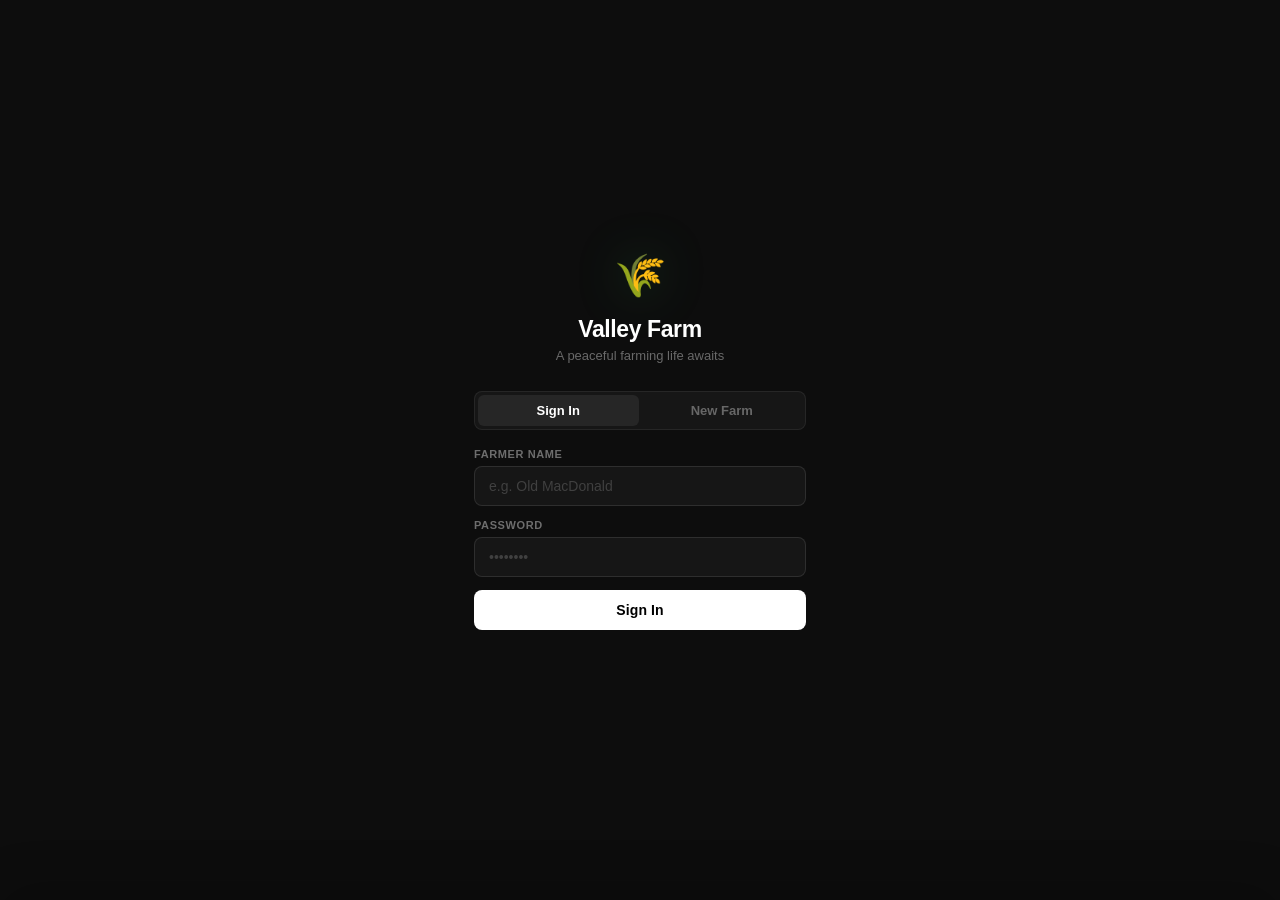
<file: code5.html>
<!DOCTYPE html>
<html lang="en">
<head>
<meta charset="UTF-8">
<meta name="viewport" content="width=device-width, initial-scale=1.0">
<title>Valley Farm</title>
<link href="https://fonts.googleapis.com/css2?family=Nunito:wght@400;600;700;800&family=Baloo+2:wght@700;800&family=Press+Start+2P&display=swap" rel="stylesheet">
<style>
*{box-sizing:border-box;margin:0;padding:0}
:root{
  --bg:#e8f5e9;--ui-bg:#ffffff;--ui-bg2:#f9fafb;--ui-border:#e5e7eb;
  --text-primary:#1a2e1a;--text-muted:#6b7280;--text-soft:#9ca3af;
  --gold:#f59e0b;--green:#22c55e;
}
body.dark{
  --bg:#1a2318;--ui-bg:#1e2a1e;--ui-bg2:#243024;--ui-border:#2d3d2d;
  --text-primary:#d4edda;--text-muted:#8faa8f;--text-soft:#5d7a5d;
}
body.retro{
  --bg:#1a1209;--ui-bg:#120c00;--ui-bg2:#1c1209;--ui-border:#8b6914;
  --text-primary:#f5deb3;--text-muted:#a1887f;--text-soft:#5d4037;
  --gold:#ffd700;--green:#69f0ae;
}
body{font-family:'Nunito',sans-serif;background:var(--bg);overflow:hidden;height:100vh;display:flex;flex-direction:column;user-select:none;transition:background .3s}
.screen{display:none;position:fixed;inset:0;z-index:100;flex-direction:column}
.screen.active{display:flex}

/* AUTH */
#auth-screen{align-items:center;justify-content:center;background:#0d0d0d;font-family:-apple-system,'Segoe UI',Helvetica,Arial,sans-serif}
.auth-wrap{width:100%;max-width:380px;padding:28px 24px}
.auth-logo{font-size:42px;text-align:center;display:block;margin-bottom:16px;filter:drop-shadow(0 0 24px rgba(34,197,94,.25))}
.auth-title{font-size:23px;font-weight:600;color:#fff;text-align:center;margin-bottom:5px;letter-spacing:-.4px;font-family:-apple-system,'Segoe UI',Helvetica,Arial,sans-serif}
.auth-sub{font-size:13px;color:rgba(255,255,255,.38);text-align:center;margin-bottom:28px;font-family:-apple-system,'Segoe UI',sans-serif}
.auth-tabs{display:flex;background:#161616;border-radius:8px;padding:3px;margin-bottom:18px;gap:3px;border:1px solid rgba(255,255,255,.07)}
.auth-tab{flex:1;padding:8px;border:none;background:transparent;font-size:13px;font-weight:600;color:rgba(255,255,255,.35);cursor:pointer;border-radius:6px;transition:all .18s;font-family:-apple-system,'Segoe UI',Helvetica,Arial,sans-serif}
.auth-tab.active{background:#262626;color:#fff}
.auth-tab:hover:not(.active){color:rgba(255,255,255,.6)}
.auth-field{margin-bottom:13px}
.auth-field label{display:block;font-size:11px;font-weight:600;color:rgba(255,255,255,.4);margin-bottom:6px;text-transform:uppercase;letter-spacing:.6px;font-family:-apple-system,'Segoe UI',Helvetica,Arial,sans-serif}
.auth-field input{width:100%;padding:11px 14px;border:1px solid rgba(255,255,255,.1);border-radius:8px;font-size:14px;color:#fff;outline:none;transition:border-color .2s,background .2s;background:#161616;font-family:-apple-system,'Segoe UI',Helvetica,Arial,sans-serif}
.auth-field input::placeholder{color:rgba(255,255,255,.18)}
.auth-field input:focus{border-color:rgba(255,255,255,.28);background:#1c1c1c}
.auth-btn{width:100%;padding:12px;border:none;border-radius:8px;background:#fff;color:#000;font-size:14px;font-weight:600;cursor:pointer;transition:all .18s;letter-spacing:.1px;font-family:-apple-system,'Segoe UI',Helvetica,Arial,sans-serif}
.auth-btn:hover{background:#ebebeb}
.auth-btn:active{background:#d8d8d8;transform:scale(.99)}
.auth-error{color:#f87171;font-size:12px;font-weight:600;margin-bottom:12px;display:none;background:rgba(239,68,68,.1);padding:8px 12px;border-radius:8px;border:1px solid rgba(239,68,68,.22);font-family:-apple-system,'Segoe UI',Helvetica,Arial,sans-serif}
.saved-list{margin-top:20px}
.saved-title{font-size:10px;font-weight:700;color:rgba(255,255,255,.22);text-transform:uppercase;letter-spacing:.8px;margin-bottom:8px;font-family:-apple-system,'Segoe UI',Helvetica,Arial,sans-serif}
.saved-entry{display:flex;align-items:center;justify-content:space-between;padding:10px 14px;background:#161616;border-radius:8px;margin-bottom:5px;cursor:pointer;transition:background .15s;border:1px solid rgba(255,255,255,.07)}
.saved-entry:hover{background:#1e1e1e;border-color:rgba(255,255,255,.14)}
.saved-entry-name{font-size:13px;font-weight:600;color:#fff;font-family:-apple-system,'Segoe UI',sans-serif}
.saved-entry-info{font-size:11px;color:rgba(255,255,255,.33);margin-top:2px;font-family:-apple-system,'Segoe UI',sans-serif}
.saved-entry-del{color:rgba(255,255,255,.22);cursor:pointer;font-size:15px;padding:3px 6px;border-radius:4px;transition:color .15s}
.saved-entry-del:hover{color:#f87171}

/* GAME LAYOUT */
#game-screen{background:var(--bg);transition:background .3s}
#hud{background:var(--ui-bg);border-bottom:1.5px solid var(--ui-border);padding:6px 14px;display:flex;align-items:center;justify-content:space-between;flex-wrap:wrap;gap:6px;z-index:50;box-shadow:0 2px 8px rgba(0,0,0,.05)}
.hud-pill{display:flex;align-items:center;gap:5px;background:var(--ui-bg2);border:1.5px solid var(--ui-border);border-radius:20px;padding:4px 10px;font-size:12px;font-weight:700;color:var(--text-primary);white-space:nowrap}
.hud-pill.gold-pill{background:#fefce8;border-color:#fde68a;color:#92400e}
body.dark .hud-pill.gold-pill{background:#2a2000;border-color:#78500a;color:#fbbf24}
.bar-wrap{width:55px;height:5px;background:var(--ui-border);border-radius:4px;overflow:hidden}
.bar-fill{height:100%;border-radius:4px;transition:width .4s}
.autosave-dot{width:7px;height:7px;border-radius:50%;background:#22c55e;animation:savepulse 2.5s infinite}
@keyframes savepulse{0%,100%{opacity:1}50%{opacity:.35}}

#main{display:flex;flex:1;overflow:hidden}
#farm-wrap{flex:1;overflow:auto;padding:12px;display:flex;align-items:flex-start;justify-content:flex-start}
#farm-wrap::-webkit-scrollbar{width:5px;height:5px}
#farm-wrap::-webkit-scrollbar-thumb{background:var(--ui-border);border-radius:4px}
#farm-grid{display:grid;gap:3px}

/* TILES */
.tile{width:52px;height:52px;border-radius:7px;display:flex;align-items:center;justify-content:center;font-size:22px;cursor:pointer;position:relative;border:2px solid rgba(0,0,0,.13);transition:filter .12s,transform .12s;overflow:hidden}
.tile:hover{filter:brightness(1.25);transform:scale(1.1);z-index:5;border-color:rgba(255,255,255,.75);box-shadow:0 4px 14px rgba(0,0,0,.18)}
.tile:active{transform:scale(.93)}
.tile-s0 .crop-em{font-size:14px}.tile-s1 .crop-em{font-size:18px}.tile-s2 .crop-em{font-size:24px}.tile-s3 .crop-em{font-size:28px}
.tile-ready{animation:readypulse 1.4s ease-in-out infinite}
@keyframes readypulse{0%,100%{box-shadow:0 0 0 0 rgba(250,204,21,.7)}50%{box-shadow:0 0 12px 6px rgba(250,204,21,.22)}}
.sparkle{position:absolute;top:2px;right:3px;font-size:10px}
.days-badge{position:absolute;bottom:2px;left:3px;font-size:9px;font-weight:800;color:rgba(255,255,255,.95);text-shadow:0 1px 3px rgba(0,0,0,.7)}
.water-dot{position:absolute;bottom:3px;right:3px;width:5px;height:5px;border-radius:50%;background:#60a5fa}
.grass-deco{font-size:13px;opacity:.22}
.tile-tree{width:52px;height:52px;border-radius:7px;display:flex;align-items:center;justify-content:center;font-size:26px;border:2px solid rgba(0,0,0,.13);pointer-events:none}
.tile-cactus{pointer-events:auto!important;cursor:default!important}
.tile-cactus:hover{filter:none!important;transform:none!important;box-shadow:none!important;border-color:rgba(0,0,0,.13)!important}
.tile-cactus:active{transform:none!important}
.tile-deco{font-size:20px}
.tile-deco-path{opacity:.85}
.deco-badge{position:absolute;bottom:1px;right:2px;font-size:8px;opacity:.6}

/* DESKTOP SIDE PANEL */
#side{width:230px;flex-shrink:0;background:var(--ui-bg);border-left:1.5px solid var(--ui-border);display:flex;flex-direction:column;overflow:hidden;transition:width .3s cubic-bezier(.25,.8,.25,1),opacity .3s ease}
#side.side-collapsed{width:0;opacity:0;pointer-events:none}
#side-content{flex:1;overflow-y:auto;padding:10px}
#side-content::-webkit-scrollbar{width:4px}
#side-content::-webkit-scrollbar-thumb{background:var(--ui-border);border-radius:4px}
@media(max-width:680px){#side{display:none}}

/* SHARED PANEL CONTENT */
.tabs{display:flex;padding:6px 6px 0;gap:3px;border-bottom:1.5px solid var(--ui-border)}
.tab-btn{flex:1;padding:8px 4px;background:transparent;color:var(--text-muted);border:none;border-radius:8px 8px 0 0;font-family:'Nunito',sans-serif;font-size:11px;font-weight:800;cursor:pointer;transition:all .15s}
.tab-btn.active{background:var(--ui-bg2);color:var(--green);border-bottom:2.5px solid var(--green)}
.tab-btn:hover:not(.active){background:var(--ui-bg2)}
.s-sec{font-size:10px;font-weight:800;color:var(--text-soft);text-transform:uppercase;letter-spacing:.8px;margin:12px 0 6px}
.s-sec:first-child{margin-top:0}
.inv-row{display:flex;justify-content:space-between;align-items:center;padding:6px 9px;background:var(--ui-bg2);border-radius:8px;margin-bottom:3px;font-size:12px;font-weight:600;border:1px solid var(--ui-border);color:var(--text-primary)}
.inv-qty{color:var(--gold);font-weight:800}
.inv-val{color:var(--green);font-size:11px;font-weight:700}
.empty-msg{color:var(--text-soft);font-size:11px;line-height:2.1;text-align:center;padding:8px}
.ship-btn{width:100%;margin-top:8px;background:linear-gradient(135deg,#22c55e,#16a34a);color:#fff;border:none;padding:10px 6px;font-family:'Baloo 2',cursive;font-size:13px;cursor:pointer;border-radius:11px;transition:all .15s;box-shadow:0 3px 10px rgba(34,197,94,.2)}
.ship-btn:hover{transform:translateY(-1px);box-shadow:0 5px 14px rgba(34,197,94,.3)}
.pending-box{margin-top:8px;padding:8px;background:#f0fdf4;border:1px solid #86efac;border-radius:10px;font-size:11px;color:#166534;text-align:center;line-height:1.9;font-weight:600}
body.dark .pending-box{background:#0d2a14;border-color:#166534;color:#4ade80}
.stats-box{margin-top:10px;padding:10px;background:var(--ui-bg2);border-radius:10px;font-size:11px;color:var(--text-muted);line-height:2.3;border:1px solid var(--ui-border)}
.stats-box b{color:var(--text-primary)}
.shop-card{padding:10px;background:var(--ui-bg2);border:1px solid var(--ui-border);border-radius:12px;margin-bottom:7px;transition:border-color .15s}
.shop-card:hover{border-color:#86efac}
.shop-name{font-size:13px;font-weight:800;color:var(--text-primary)}
.shop-price{font-size:11px;font-weight:700;color:var(--gold)}
.shop-meta{font-size:10px;color:var(--text-soft);margin:3px 0 7px;line-height:1.8}
.shop-row{display:flex;gap:5px}
.buy-btn{flex:1;background:var(--ui-bg);color:#166534;border:1.5px solid #86efac;padding:6px 3px;font-family:'Nunito',sans-serif;font-size:10px;font-weight:700;cursor:pointer;border-radius:8px;transition:all .15s}
body.dark .buy-btn{color:#4ade80;border-color:#166534;background:var(--ui-bg2)}
.buy-btn:hover:not(:disabled){background:#f0fdf4;border-color:#4ade80}
body.dark .buy-btn:hover:not(:disabled){background:#0d2a14}
.buy-btn:disabled{opacity:.35;cursor:not-allowed}
.winter-msg{color:var(--text-soft);font-size:12px;line-height:2.2;text-align:center;padding:24px 10px}

/* SKILLS SECTION */
.skill-item{margin-bottom:8px}
.skill-header{display:flex;justify-content:space-between;align-items:center;margin-bottom:3px}
.skill-name{font-size:10px;font-weight:800;color:var(--text-primary)}
.skill-level{font-size:10px;font-weight:800;color:var(--gold)}
.skill-bar-outer{height:5px;background:var(--ui-border);border-radius:4px;overflow:hidden}
.skill-bar-inner{height:100%;border-radius:4px;transition:width .5s}
.skill-bonus-tag{font-size:9px;color:var(--green);font-weight:700;margin-top:2px;display:block}

/* UPGRADES TAB */
.upg-card{padding:10px;background:var(--ui-bg2);border:1px solid var(--ui-border);border-radius:12px;margin-bottom:7px;transition:border-color .15s}
.upg-card:hover{border-color:#86efac}
.upg-header{display:flex;justify-content:space-between;align-items:center;margin-bottom:2px}
.upg-name{font-size:12px;font-weight:800;color:var(--text-primary)}
.upg-cost{font-size:11px;font-weight:700;color:var(--gold)}
.upg-desc{font-size:10px;color:var(--text-soft);line-height:1.7;margin:3px 0 5px}
.upg-owned-tag{font-size:9px;font-weight:700;color:var(--green);margin-bottom:5px;display:block}
.upg-buy-btn{width:100%;background:var(--ui-bg);color:#166534;border:1.5px solid #86efac;padding:7px 3px;font-family:'Nunito',sans-serif;font-size:11px;font-weight:700;cursor:pointer;border-radius:8px;transition:all .15s}
body.dark .upg-buy-btn{color:#4ade80;border-color:#166534;background:var(--ui-bg2)}
.upg-buy-btn:hover:not(:disabled){background:#f0fdf4;border-color:#4ade80}
body.dark .upg-buy-btn:hover:not(:disabled){background:#0d2a14}
.upg-buy-btn:disabled{opacity:.4;cursor:not-allowed}

/* MARKET IMPROVEMENTS */
.mkt-sell-all{width:100%;margin-bottom:9px;background:linear-gradient(135deg,#22c55e,#16a34a);color:#fff;border:none;padding:9px 6px;font-family:'Baloo 2',cursive;font-size:12px;cursor:pointer;border-radius:11px;transition:all .15s;box-shadow:0 3px 10px rgba(34,197,94,.2)}
.mkt-sell-all:hover{transform:translateY(-1px);box-shadow:0 5px 14px rgba(34,197,94,.3)}
.winter-bag-note{margin-top:7px;padding:10px 12px;background:#e0f2fe;border:1px solid #7dd3fc;border-radius:10px;font-size:11px;color:#0369a1;text-align:center;line-height:1.9;font-weight:600;cursor:pointer;transition:background .15s}
.winter-bag-note:hover{background:#bae6fd}
body.dark .winter-bag-note{background:#061527;border-color:#0369a1;color:#38bdf8}
.barn-bonus-tag{font-size:9px;color:#d97706;font-weight:700;margin-left:3px}
/* IO buttons in pause */
.pause-io{display:flex;gap:8px;margin-top:8px}
.pause-io-btn{flex:1;padding:9px 4px;border-radius:10px;border:1.5px solid var(--ui-border);background:var(--ui-bg2);color:var(--text-primary);font-family:'Nunito',sans-serif;font-size:11px;font-weight:700;cursor:pointer;transition:all .15s;text-align:center}
.pause-io-btn:hover{border-color:#6366f1;background:#eef2ff;color:#4f46e5}
body.dark .pause-io-btn:hover{background:#1e1a3a;border-color:#6366f1;color:#818cf8}

/* BOTTOM SHEET */
#sheet-bg{display:none;position:fixed;inset:0;background:rgba(0,0,0,.48);z-index:199;backdrop-filter:blur(3px);transition:opacity .3s}
#sheet-bg.sheet-open{display:block}
#bottom-sheet{position:fixed;left:0;right:0;bottom:0;height:88vh;background:var(--ui-bg);border-top:1.5px solid var(--ui-border);border-radius:20px 20px 0 0;z-index:200;display:flex;flex-direction:column;transform:translateY(100%);transition:transform .34s cubic-bezier(.25,.8,.25,1);box-shadow:0 -10px 50px rgba(0,0,0,.22);will-change:transform;touch-action:none}
#bottom-sheet.sheet-open{transform:translateY(0)}
.sheet-handle-wrap{display:flex;align-items:center;justify-content:center;padding:10px 0 4px;flex-shrink:0;cursor:pointer}
.sheet-handle{width:40px;height:4px;background:var(--ui-border);border-radius:4px}
#sheet-content{flex:1;overflow-y:auto;padding:10px 12px 20px}
#sheet-content::-webkit-scrollbar{width:4px}
#sheet-content::-webkit-scrollbar-thumb{background:var(--ui-border);border-radius:4px}
#swipe-hint{display:none;position:fixed;bottom:62px;left:50%;transform:translateX(-50%);background:var(--ui-bg);border:1.5px solid var(--ui-border);border-radius:20px;padding:5px 14px;font-size:11px;font-weight:700;color:var(--text-muted);align-items:center;gap:6px;z-index:50;cursor:pointer;box-shadow:0 2px 12px rgba(0,0,0,.12);animation:hintBob 2.8s ease-in-out infinite;white-space:nowrap}
@keyframes hintBob{0%,100%{transform:translateX(-50%) translateY(0)}50%{transform:translateX(-50%) translateY(-4px)}}

@media(max-width:680px){
  #farm-wrap{padding:8px}
  .tile,.tile-tree{width:45px;height:45px;font-size:19px}
  #farm-grid{gap:2px}
  .hud-pill{font-size:10px;padding:3px 7px}
  #swipe-hint{display:flex}
}
@media(max-width:400px){
  .tile,.tile-tree{width:38px;height:38px;font-size:16px}
  .hud-pill{font-size:9px;padding:3px 5px;gap:3px}
}

/* HELP OVERLAY */
#help-overlay{display:none;position:fixed;inset:0;background:rgba(0,0,0,.62);z-index:900;align-items:center;justify-content:center;backdrop-filter:blur(5px)}
#help-overlay.show{display:flex;animation:fdIn .25s ease}
.help-card{background:var(--ui-bg);border:1.5px solid var(--ui-border);border-radius:24px;width:340px;max-width:92vw;padding:30px 24px 22px;box-shadow:0 24px 80px rgba(0,0,0,.28);position:relative;overflow:hidden}
.help-glow{position:absolute;top:-40px;left:50%;transform:translateX(-50%);width:160px;height:160px;border-radius:50%;background:radial-gradient(circle,rgba(34,197,94,.18) 0%,transparent 70%);pointer-events:none}
.help-skip{position:absolute;top:14px;right:16px;background:none;border:none;color:var(--text-soft);font-size:12px;font-weight:700;cursor:pointer;font-family:'Nunito',sans-serif;padding:4px 8px;border-radius:6px;transition:color .15s,background .15s}
.help-skip:hover{color:var(--text-muted);background:var(--ui-bg2)}
.help-step-label{font-size:9px;font-weight:800;color:var(--text-soft);text-transform:uppercase;letter-spacing:1px;text-align:center;margin-bottom:6px}
.help-emoji{font-size:52px;text-align:center;display:block;margin-bottom:10px;line-height:1}
.help-title{font-family:'Baloo 2',cursive;font-size:20px;color:var(--text-primary);text-align:center;margin-bottom:10px;line-height:1.2}
.help-body{font-size:13px;color:var(--text-muted);line-height:1.85;text-align:center;margin-bottom:14px;min-height:70px}
.help-tip{font-size:11px;font-weight:700;color:var(--green);background:#f0fdf4;border:1px solid #86efac;border-radius:10px;padding:8px 14px;text-align:center;margin-bottom:18px}
body.dark .help-tip{background:#0d2a14;border-color:#166534;color:#4ade80}
.help-dots{display:flex;justify-content:center;gap:5px;margin-bottom:18px}
.help-dot{width:7px;height:7px;border-radius:50%;background:var(--ui-border);transition:background .25s,transform .25s,width .25s}
.help-dot.active{background:var(--green);transform:scale(1.25);width:18px;border-radius:4px}
.help-nav{display:flex;gap:8px;align-items:stretch}
.help-back-btn{padding:10px 14px;border-radius:12px;border:1.5px solid var(--ui-border);background:var(--ui-bg2);color:var(--text-muted);font-family:'Nunito',sans-serif;font-size:12px;font-weight:700;cursor:pointer;transition:all .15s;flex-shrink:0}
.help-back-btn:hover{color:var(--text-primary)}
.help-next-btn{flex:1;padding:11px;border-radius:12px;border:none;background:linear-gradient(135deg,#22c55e,#16a34a);color:#fff;font-family:'Baloo 2',cursive;font-size:14px;cursor:pointer;transition:all .15s}
.help-next-btn:hover{transform:translateY(-1px);box-shadow:0 5px 14px rgba(34,197,94,.3)}

/* ACHIEVEMENT POPUP */
#achieve-popup{display:none;position:fixed;top:70px;left:50%;transform:translateX(-50%);z-index:960;min-width:260px;max-width:88vw;background:var(--ui-bg);border:2px solid var(--gold);border-radius:20px;padding:16px 22px 14px;box-shadow:0 8px 50px rgba(245,158,11,.3),0 0 0 1px rgba(245,158,11,.1);text-align:center;pointer-events:none}
#achieve-popup.show{display:block;animation:achievePop .5s cubic-bezier(.34,1.56,.64,1) forwards}
@keyframes achievePop{from{opacity:0;transform:translateX(-50%) translateY(-20px) scale(.85)}to{opacity:1;transform:translateX(-50%) translateY(0) scale(1)}}
.achieve-label{font-size:9px;font-weight:800;color:var(--gold);text-transform:uppercase;letter-spacing:1.2px;margin-bottom:5px}
.achieve-icon{font-size:36px;margin-bottom:4px;display:block}
.achieve-name{font-family:'Baloo 2',cursive;font-size:17px;color:var(--text-primary);margin-bottom:3px}
.achieve-desc{font-size:11px;color:var(--text-muted);line-height:1.6}

/* TOOLBAR */
#toolbar{background:var(--ui-bg);border-top:1.5px solid var(--ui-border);padding:8px 12px;display:flex;align-items:center;gap:6px;flex-wrap:nowrap;overflow-x:auto;z-index:50}
.tool-btn{background:var(--ui-bg2);color:var(--text-primary);border:1.5px solid var(--ui-border);padding:7px 12px;font-family:'Nunito',sans-serif;font-size:12px;font-weight:700;cursor:pointer;border-radius:10px;transition:all .15s;white-space:nowrap;flex-shrink:0}
.tool-btn:hover{border-color:#86efac;background:#f0fdf4;color:#166534}
body.dark .tool-btn:hover{background:#0d2a14;border-color:#166534;color:#4ade80}
.tool-btn.active{border-color:#22c55e;background:#dcfce7;color:#166534}
body.dark .tool-btn.active{background:#0d2a14;border-color:#4ade80;color:#4ade80}
.tool-btn:active{transform:scale(.95)}
#seed-select,#deco-select{background:var(--ui-bg2);color:var(--text-primary);border:1.5px solid var(--ui-border);padding:7px 10px;font-family:'Nunito',sans-serif;font-size:11px;font-weight:600;border-radius:10px;cursor:pointer;flex-shrink:0;outline:none}
.spacer{flex:1}
#sleep-btn{background:linear-gradient(135deg,#6366f1,#4f46e5);color:#fff;border:none;padding:8px 16px;font-family:'Baloo 2',cursive;font-size:13px;cursor:pointer;border-radius:10px;transition:all .15s;flex-shrink:0;box-shadow:0 3px 10px rgba(99,102,241,.3)}
#sleep-btn:hover{transform:translateY(-1px);box-shadow:0 5px 14px rgba(99,102,241,.4)}
#pause-btn{background:var(--ui-bg2);color:var(--text-primary);border:1.5px solid var(--ui-border);padding:7px 12px;font-family:'Nunito',sans-serif;font-size:12px;font-weight:700;cursor:pointer;border-radius:10px;transition:all .15s;flex-shrink:0}
#pause-btn:hover{border-color:#6366f1;background:#eef2ff;color:#4f46e5}
body.dark #pause-btn:hover{background:#1e1a3a;border-color:#6366f1;color:#818cf8}

/* TOASTS */
#toast-wrap{position:fixed;top:54px;right:14px;display:flex;flex-direction:column;gap:5px;z-index:999;pointer-events:none}
.toast{background:var(--ui-bg);border:1.5px solid var(--ui-border);padding:8px 14px;font-size:12px;font-weight:700;border-radius:12px;box-shadow:0 4px 18px rgba(0,0,0,.1);animation:toastIn .22s ease;max-width:230px;color:var(--text-primary)}
@keyframes toastIn{from{transform:translateX(110%);opacity:0}to{transform:translateX(0);opacity:1}}
.toast-out{animation:toastOut .2s ease forwards}
@keyframes toastOut{to{transform:translateX(110%);opacity:0}}
.toast.t-success{border-color:#86efac;color:#166534}
body.dark .toast.t-success{color:#4ade80;border-color:#166534}
.toast.t-warn{border-color:#fde68a;color:#92400e}
.toast.t-error{border-color:#fca5a5;color:#991b1b}

/* SLEEP */
#sleep-overlay{display:none;position:fixed;inset:0;background:rgba(15,23,42,.96);z-index:1000;align-items:center;justify-content:center;flex-direction:column;gap:14px}
#sleep-overlay.show{display:flex;animation:fdIn .4s ease}
@keyframes fdIn{from{opacity:0}to{opacity:1}}
.sleep-moon{font-size:56px;animation:floatY 2s ease-in-out infinite}
@keyframes floatY{0%,100%{transform:translateY(0)}50%{transform:translateY(-10px)}}
.sleep-text{font-family:'Baloo 2',cursive;font-size:18px;color:#e2e8f0}
.sleep-sub{font-size:12px;color:#64748b}

/* SEASON BANNER */
.season-banner{position:fixed;top:50%;left:50%;transform:translate(-50%,-50%);background:var(--ui-bg);border:2px solid var(--ui-border);padding:18px 36px;font-family:'Baloo 2',cursive;font-size:18px;color:var(--text-primary);z-index:900;pointer-events:none;text-align:center;border-radius:18px;box-shadow:0 10px 40px rgba(0,0,0,.15);animation:bannerPop .45s ease}
@keyframes bannerPop{from{transform:translate(-50%,-50%) scale(.5);opacity:0}to{transform:translate(-50%,-50%) scale(1);opacity:1}}

/* PAUSE MENU */
#pause-overlay{display:none;position:fixed;inset:0;background:rgba(0,0,0,.5);z-index:800;align-items:center;justify-content:center}
#pause-overlay.show{display:flex;animation:fdIn .2s ease}
.pause-card{background:var(--ui-bg);border-radius:22px;padding:30px 26px;width:320px;border:1.5px solid var(--ui-border);box-shadow:0 20px 60px rgba(0,0,0,.2);max-height:90vh;overflow-y:auto}
.pause-title{font-family:'Baloo 2',cursive;font-size:22px;color:var(--text-primary);text-align:center;margin-bottom:4px}
.pause-sub{font-size:12px;color:var(--text-muted);text-align:center;margin-bottom:20px}
.pause-row{display:flex;align-items:center;justify-content:space-between;padding:11px 0;border-bottom:1px solid var(--ui-border)}
.pause-row:last-of-type{border-bottom:none}
.pause-label{font-size:13px;font-weight:700;color:var(--text-primary)}
.pause-desc{font-size:10px;color:var(--text-soft);margin-top:2px}
.toggle{position:relative;width:44px;height:24px;flex-shrink:0}
.toggle input{opacity:0;width:0;height:0}
.toggle-slider{position:absolute;inset:0;background:#d1d5db;border-radius:24px;cursor:pointer;transition:background .2s}
.toggle input:checked+.toggle-slider{background:#22c55e}
.toggle-slider::before{content:'';position:absolute;width:18px;height:18px;left:3px;top:3px;background:#fff;border-radius:50%;transition:transform .2s;box-shadow:0 1px 3px rgba(0,0,0,.2)}
.toggle input:checked+.toggle-slider::before{transform:translateX(20px)}
.pause-btn-row{display:flex;gap:8px;margin-top:18px}
.pause-action{flex:1;padding:9px 4px;border-radius:10px;border:1.5px solid var(--ui-border);background:var(--ui-bg2);color:var(--text-primary);font-family:'Nunito',sans-serif;font-size:11px;font-weight:700;cursor:pointer;transition:all .15s}
.pause-action:hover{border-color:#86efac;background:#f0fdf4;color:#166534}
body.dark .pause-action:hover{background:#0d2a14;border-color:#166534;color:#4ade80}
.pause-action.danger:hover{border-color:#fca5a5;background:#fef2f2;color:#991b1b}
body.dark .pause-action.danger:hover{background:#2a0d0d;border-color:#991b1b;color:#f87171}
.pause-close{width:100%;margin-top:8px;padding:11px;border-radius:12px;border:none;background:linear-gradient(135deg,#22c55e,#16a34a);color:#fff;font-family:'Baloo 2',cursive;font-size:15px;cursor:pointer;transition:all .15s}
.pause-close:hover{transform:translateY(-1px);box-shadow:0 5px 14px rgba(34,197,94,.3)}

/* ═══ RETRO THEME ═══ */
body.retro,body.retro .tab-btn,body.retro .tool-btn,body.retro #seed-select,body.retro #deco-select,
body.retro .pause-action,body.retro .pause-close,body.retro .pause-title,
body.retro .pause-sub,body.retro .pause-label,body.retro .pause-desc,
body.retro .ship-btn,body.retro .buy-btn,body.retro .s-sec,
body.retro .inv-row,body.retro .shop-name,body.retro .shop-price,
body.retro .shop-meta,body.retro .inv-qty,body.retro .inv-val,
body.retro .empty-msg,body.retro .winter-msg,body.retro .stats-box,
body.retro .pending-box,body.retro .hud-pill,body.retro .sleep-text,
body.retro .sleep-sub,body.retro #sleep-btn,body.retro #pause-btn,
body.retro .season-banner,body.retro .toast,body.retro #swipe-hint,
body.retro .days-badge{font-family:'Press Start 2P',monospace!important}
body.retro #hud{background:#120c00;border-bottom:3px solid #8b6914;box-shadow:none;padding:5px 10px}
body.retro .hud-pill{background:transparent!important;border:none!important;border-radius:0!important;padding:2px 6px!important;font-size:6.5px!important;color:#f5deb3!important;gap:4px}
body.retro .hud-pill.gold-pill{color:#ffd700!important}
body.retro .autosave-dot{background:#69f0ae}
body.retro .bar-wrap{background:#2d1b00;border-radius:2px}
body.retro .bar-fill{border-radius:2px}
body.retro .tile{border-radius:4px;border:1px solid rgba(0,0,0,.3)}
body.retro .tile:hover{box-shadow:0 0 0 2px #8b6914!important;border-color:#8b6914}
body.retro .tile-tree{border-radius:4px;border:1px solid rgba(0,0,0,.3)}
body.retro .days-badge{font-size:5.5px}
body.retro #bottom-sheet{background:#120c00;border-top:3px solid #8b6914}
body.retro .sheet-handle{background:#3e2723}
body.retro .tabs{background:#120c00;border-bottom:2px solid #8b6914;padding:0}
body.retro #side{background:#120c00;border-left:3px solid #8b6914}
body.retro .help-card{background:#120c00;border:3px solid #8b6914;border-radius:4px;box-shadow:6px 6px 0 rgba(0,0,0,.8)}
body.retro .help-title{color:#ffd700}
body.retro .help-body{color:#a1887f}
body.retro .help-step-label{color:#5d4037}
body.retro .help-tip{background:#0d2e10;border:1px solid #388e3c;color:#a5d6a7;border-radius:3px}
body.retro .help-back-btn{background:#1c1209;color:#a1887f;border:1px solid #3e2723;border-radius:3px}
body.retro .help-next-btn{background:#1b5e20!important;border:2px solid #388e3c;border-radius:3px}
body.retro .help-skip{color:#5d4037}
body.retro .help-dot{background:#3e2723}
body.retro .help-dot.active{background:#ffd700}
body.retro #achieve-popup{background:#120c00;border:3px solid #ffd700;border-radius:4px;box-shadow:6px 6px 0 rgba(0,0,0,.8)}
body.retro .achieve-label{color:#ffd700}
body.retro .achieve-name{color:#f5deb3}
body.retro .achieve-desc{color:#a1887f}
body.retro .tab-btn{border-radius:0;font-size:5.5px;color:#a1887f;padding:8px 2px}
body.retro .tab-btn.active{background:#2d1b00;color:#ffd700;border-bottom:2px solid #ffd700}
body.retro .tab-btn:hover:not(.active){background:#1c1209;color:#f5deb3}
body.retro #sheet-content{padding:8px}
body.retro .s-sec{color:#a5d6a7;font-size:5.5px;letter-spacing:.3px;margin:10px 0 5px;font-family:'Press Start 2P',monospace}
body.retro .inv-row{background:#1c1209;border:1px solid #3e2723;border-radius:3px;font-size:6.5px;color:#f5deb3;padding:5px 7px}
body.retro .inv-qty{color:#ffd700}
body.retro .inv-val{color:#69f0ae;font-size:5.5px}
body.retro .empty-msg{color:#5d4037;font-size:5.5px;line-height:2}
body.retro .ship-btn{background:#1b5e20!important;background-image:none!important;color:#a5d6a7;border:2px solid #388e3c;border-radius:3px;font-size:6px;box-shadow:none;padding:8px 4px}
body.retro .ship-btn:hover{background:#2e7d32!important;transform:none!important;box-shadow:none!important}
body.retro .pending-box{background:#0d3b15;border:1px solid #388e3c;border-radius:3px;color:#a5d6a7;font-size:5.5px}
body.retro .stats-box{background:#1c1209;border:1px solid #3e2723;border-radius:3px;color:#a1887f;font-size:5.5px;line-height:2.2}
body.retro .stats-box b{color:#f5deb3}
body.retro .shop-card{background:#1c1209;border:1px solid #3e2723;border-radius:3px;padding:8px}
body.retro .shop-card:hover{border-color:#8b6914}
body.retro .shop-name{color:#f5deb3;font-size:6.5px}
body.retro .shop-price{color:#ffd700;font-size:5px}
body.retro .shop-meta{color:#5d4037;font-size:4.5px;line-height:1.8}
body.retro .buy-btn{background:#1c1209;color:#69f0ae;border:1px solid #1b5e20;border-radius:2px;font-size:4.5px}
body.retro .buy-btn:hover:not(:disabled){background:#0d2e10!important;border-color:#388e3c}
body.retro .winter-msg{color:#5d4037;font-size:6.5px;line-height:2.4}
body.retro #toolbar{background:#120c00;border-top:3px solid #8b6914;padding:6px 8px}
body.retro .tool-btn{background:#1c1209;color:#f5deb3;border:2px solid #3e2723;border-radius:3px;font-size:6.5px;padding:6px 8px}
body.retro .tool-btn:hover{border-color:#8b6914!important;background:#2d1b00!important;color:#f5deb3!important}
body.retro .tool-btn.active{border-color:#ffd700!important;background:#2d1b00!important;color:#ffd700!important}
body.retro #seed-select,body.retro #deco-select{background:#1c1209;color:#f5deb3;border:2px solid #3e2723;border-radius:3px;font-size:5.5px}
body.retro #sleep-btn{background:#1a237e!important;background-image:none!important;color:#e8eaf6;border:2px solid #7986cb;border-radius:3px;font-size:6.5px;padding:6px 12px;box-shadow:none}
body.retro #sleep-btn:hover{background:#283593!important;transform:none!important;box-shadow:none!important}
body.retro #pause-btn{background:#1c1209;color:#f5deb3;border:2px solid #3e2723;border-radius:3px;font-size:6.5px}
body.retro #pause-btn:hover{border-color:#8b6914!important;background:#2d1b00!important;color:#f5deb3!important}
body.retro .toast{background:#120c00;border-width:2px;border-style:solid;border-radius:3px;font-size:6px;box-shadow:3px 3px 0 rgba(0,0,0,.7);color:#f5deb3}
body.retro .toast.t-success{border-color:#69f0ae!important;color:#a5d6a7!important}
body.retro .toast.t-warn{border-color:#ffb74d!important;color:#ffe0b2!important}
body.retro .toast.t-error{border-color:#ef5350!important;color:#ffcdd2!important}
body.retro .toast.t-info{border-color:#4fc3f7!important;color:#b3e5fc!important}
body.retro .pause-card{background:#120c00;border:3px solid #8b6914;border-radius:4px;box-shadow:6px 6px 0 rgba(0,0,0,.8)}
body.retro .pause-title{color:#ffd700;font-size:13px}
body.retro .pause-sub{color:#a1887f;font-size:6px}
body.retro .pause-row{border-color:#3e2723}
body.retro .pause-label{color:#f5deb3;font-size:7px}
body.retro .pause-desc{color:#5d4037;font-size:5.5px}
body.retro .toggle-slider{background:#3e2723}
body.retro .toggle input:checked+.toggle-slider{background:#388e3c}
body.retro .pause-action{background:#1c1209;color:#f5deb3;border:2px solid #3e2723;border-radius:3px;font-size:6px}
body.retro .pause-action:hover{border-color:#8b6914!important;background:#2d1b00!important;color:#ffd700!important}
body.retro .pause-action.danger:hover{border-color:#ef5350!important;background:#2a0d0d!important;color:#ef9a9a!important}
body.retro .pause-close{background:#1b5e20!important;background-image:none!important;border:2px solid #388e3c;border-radius:3px;font-size:7px;box-shadow:none}
body.retro .pause-close:hover{transform:none!important;box-shadow:none!important;background:#2e7d32!important}
body.retro .season-banner{background:#120c00;border:3px solid #ffd700;border-radius:4px;box-shadow:6px 6px 0 rgba(0,0,0,.8);color:#ffd700;font-size:12px}
body.retro .sleep-text{font-size:12px;color:#7986cb}
body.retro .sleep-sub{color:#5c6bc0;font-size:7px}
.tile-idle{border:1.5px dashed rgba(156,163,175,.5)!important}
body.retro .tile-idle{border:1.5px dashed #8b6914!important}
/* Retro overrides for new elements */
body.retro .upg-card{background:#1c1209;border:1px solid #3e2723;border-radius:3px}
body.retro .upg-card:hover{border-color:#8b6914}
body.retro .upg-name{color:#f5deb3;font-size:6px;font-family:'Press Start 2P',monospace}
body.retro .upg-cost{color:#ffd700;font-size:5px;font-family:'Press Start 2P',monospace}
body.retro .upg-desc{color:#5d4037;font-size:4.5px;font-family:'Press Start 2P',monospace;line-height:1.9}
body.retro .upg-owned-tag{color:#69f0ae;font-size:4.5px;font-family:'Press Start 2P',monospace}
body.retro .upg-buy-btn{background:#1c1209;color:#69f0ae;border:1px solid #1b5e20;border-radius:2px;font-size:4.5px;font-family:'Press Start 2P',monospace}
body.retro .upg-buy-btn:hover:not(:disabled){background:#0d2e10!important;border-color:#388e3c}
body.retro .mkt-sell-all{background:#1b5e20!important;background-image:none!important;border:2px solid #388e3c;border-radius:3px;font-size:5px;color:#a5d6a7;box-shadow:none;font-family:'Press Start 2P',monospace}
body.retro .mkt-sell-all:hover{transform:none!important;box-shadow:none!important;background:#2e7d32!important}
body.retro .winter-bag-note{background:#061527;border:1px solid #0369a1;color:#4fc3f7;font-size:5px;font-family:'Press Start 2P',monospace;border-radius:3px;line-height:2.2}
body.retro .skill-name{color:#f5deb3;font-size:5px;font-family:'Press Start 2P',monospace}
body.retro .skill-level{color:#ffd700;font-size:5px;font-family:'Press Start 2P',monospace}
body.retro .skill-bonus-tag{color:#69f0ae;font-size:4px;font-family:'Press Start 2P',monospace}
body.retro .pause-io-btn{background:#1c1209;color:#f5deb3;border:2px solid #3e2723;border-radius:3px;font-size:5.5px;font-family:'Press Start 2P',monospace}
body.retro .pause-io-btn:hover{border-color:#6366f1!important;background:#1a237e!important;color:#9fa8da!important}

/* ═══ WINTER MARKET / AUCTION HOUSE ═══ */
.market-header{font-size:10px;color:var(--text-soft);margin-bottom:10px;padding:6px 10px;background:var(--ui-bg2);border-radius:8px;border:1px solid var(--ui-border);text-align:center;line-height:1.6}
.market-row{display:flex;align-items:center;justify-content:space-between;padding:7px 9px;background:var(--ui-bg2);border:1px solid var(--ui-border);border-radius:10px;margin-bottom:5px;gap:6px;transition:border-color .15s}
.market-row-has{border-color:#86efac;background:#f0fdf4}
body.dark .market-row-has{background:#0a2016;border-color:#166534}
.market-left{display:flex;align-items:center;gap:7px;flex:1;min-width:0}
.market-em{font-size:18px;flex-shrink:0}
.market-name{font-size:11px;font-weight:800;color:var(--text-primary)}
.market-qty{font-size:9px;color:var(--green);font-weight:700}
.market-right{display:flex;align-items:center;gap:4px;flex-shrink:0}
.market-mini{display:flex;align-items:flex-end;height:16px;gap:1px}
.market-price{font-size:11px;font-weight:800;color:var(--text-primary);min-width:34px;text-align:right}
.market-trend{font-size:9px;font-weight:800;min-width:30px;text-align:right}
.sell-mkt-btn{padding:4px 6px;border-radius:6px;border:1.5px solid #86efac;background:var(--ui-bg);color:#166534;font-family:'Nunito',sans-serif;font-size:9px;font-weight:800;cursor:pointer;transition:all .14s;white-space:nowrap}
body.dark .sell-mkt-btn{color:#4ade80;border-color:#166534;background:var(--ui-bg2)}
.sell-mkt-btn:hover{background:#dcfce7;border-color:#4ade80}
body.dark .sell-mkt-btn:hover{background:#0a2016}
.sell-mkt-btn.sell-all{background:linear-gradient(135deg,#22c55e,#16a34a);color:#fff;border-color:transparent}
.sell-mkt-btn.sell-all:hover{opacity:.9}
.market-note{font-size:11px;color:var(--text-soft);text-align:center;padding:12px 8px;line-height:1.8}
.market-yr-badge{display:inline-block;font-size:9px;font-weight:800;padding:2px 8px;border-radius:20px;margin-left:5px;vertical-align:middle}
.market-yr-badge.bull{background:#dcfce7;color:#166534}
.market-yr-badge.bear{background:#fef2f2;color:#991b1b}
body.dark .market-yr-badge.bull{background:#0a2016;color:#4ade80}
body.dark .market-yr-badge.bear{background:#2a0d0d;color:#f87171}
body.retro .market-header{background:#1c1209;border:1px solid #3e2723;border-radius:3px;color:#a1887f;font-size:5.5px;font-family:'Press Start 2P',monospace}
body.retro .market-row{background:#1c1209;border:1px solid #3e2723;border-radius:3px}
body.retro .market-row-has{border-color:#388e3c;background:#0d2010}
body.retro .market-name{color:#f5deb3;font-size:6px;font-family:'Press Start 2P',monospace}
body.retro .market-qty{color:#69f0ae;font-size:5px;font-family:'Press Start 2P',monospace}
body.retro .market-price{color:#ffd700;font-size:6px;font-family:'Press Start 2P',monospace}
body.retro .market-trend{font-size:5.5px;font-family:'Press Start 2P',monospace}
body.retro .sell-mkt-btn{background:#1c1209;color:#69f0ae;border:1px solid #1b5e20;border-radius:2px;font-size:4.5px;font-family:'Press Start 2P',monospace}
body.retro .sell-mkt-btn.sell-all{background:#1b5e20;color:#a5d6a7;border-color:#388e3c}
body.retro .market-note{color:#5d4037;font-size:5.5px;font-family:'Press Start 2P',monospace;line-height:2}
body.retro .market-yr-badge.bull{background:#0a2016;color:#69f0ae;font-family:'Press Start 2P',monospace;font-size:5px}
body.retro .market-yr-badge.bear{background:#2a0d0d;color:#ef9a9a;font-family:'Press Start 2P',monospace;font-size:5px}
</style>
</head>
<body>

<!-- AUTH SCREEN -->
<div id="auth-screen" class="screen active">
  <div class="auth-wrap">
    <span class="auth-logo">🌾</span>
    <div class="auth-title">Valley Farm</div>
    <div class="auth-sub">A peaceful farming life awaits</div>
    <div class="auth-tabs">
      <button class="auth-tab active" onclick="switchAuthTab('login')">Sign In</button>
      <button class="auth-tab" onclick="switchAuthTab('signup')">New Farm</button>
    </div>
    <div id="auth-error" class="auth-error"></div>
    <div class="auth-field">
      <label>Farmer Name</label>
      <input type="text" id="auth-name" placeholder="e.g. Old MacDonald" autocomplete="username">
    </div>
    <div class="auth-field">
      <label>Password</label>
      <input type="password" id="auth-pass" placeholder="••••••••" onkeydown="if(event.key==='Enter')authSubmit()">
    </div>
    <button class="auth-btn" id="auth-submit-btn" onclick="authSubmit()">Sign In</button>
    <div class="saved-list" id="saved-list"></div>
  </div>
</div>

<!-- GAME SCREEN -->
<div id="game-screen" class="screen">
  <div id="hud">
    <div class="hud-pill">📅 <span id="hud-day">Day 1</span></div>
    <div class="hud-pill" id="season-pill">🌸 <span id="hud-season">Spring</span></div>
    <div class="hud-pill">📆 <span id="hud-year">Yr.1</span></div>
    <div class="hud-pill"><span id="weather-em">☀️</span> <span id="hud-weather">Sunny</span></div>
    <div class="hud-pill">
      <span id="dn-icon" style="font-size:14px">☀️</span>
      <span id="hud-time">6:00 AM</span>
      <div class="bar-wrap"><div class="bar-fill" id="time-bar" style="width:0%;background:#f59e0b"></div></div>
    </div>
    <div class="hud-pill">⚡<div class="bar-wrap"><div class="bar-fill" id="energy-bar" style="width:100%;background:#22c55e"></div></div><span id="hud-energy" style="font-size:11px">100</span></div>
    <div class="hud-pill gold-pill">💰 <span id="hud-gold">500g</span></div>
    <span id="hud-pending" style="font-size:11px;color:#16a34a;font-weight:700"></span>
    <div class="hud-pill" style="gap:5px"><div class="autosave-dot"></div><span style="font-size:10px;color:var(--text-soft);font-weight:700">AUTO</span></div>
  </div>

  <div id="main">
    <div id="farm-wrap"><div id="farm-grid"></div></div>
    <div id="side">
      <div class="tabs">
        <button class="tab-btn active" data-tab="inv" onclick="setTab('inv')">🎒 Bag</button>
        <button class="tab-btn" data-tab="shop" onclick="setTab('shop')">🛒 Shop</button>
        <button class="tab-btn" data-tab="upgrades" onclick="setTab('upgrades')">⚒ Upgrades</button>
      </div>
      <div id="side-content"></div>
    </div>
  </div>

  <div id="toolbar">
    <button class="tool-btn" onclick="openHelp()" title="How to play" style="font-size:15px;padding:7px 11px">❓</button>
    <button class="tool-btn active" id="tool-hoe" onclick="setTool('hoe')">⛏ Hoe</button>
    <button class="tool-btn" id="tool-water" onclick="setTool('water')">💧 Water</button>
    <button class="tool-btn" id="tool-seed" onclick="setTool('seed')">🌱 Seeds</button>
    <button class="tool-btn" id="tool-shovel" onclick="setTool('shovel')">🪱 Dig Up</button>
    <button class="tool-btn" id="tool-scythe" onclick="setTool('scythe')">🌾 Scythe</button>
    <button class="tool-btn" id="tool-deco" onclick="setTool('deco')">🎨 Deco</button>
    <select id="seed-select" style="display:none" onchange="G.seed=this.value"></select>
    <select id="deco-select" style="display:none" onchange="G.deco=this.value">
      <option value="path">🟫 Path</option>
      <option value="fence">🪵 Fence</option>
      <option value="flower">🌸 Flowers</option>
      <option value="lamp">🏮 Lamp</option>
      <option value="sign">🪧 Sign</option>
      <option value="rock">🪨 Rock</option>
    </select>
    <div class="spacer"></div>
    <button class="tool-btn" id="bag-btn" onclick="toggleBag()">🎒 Bag</button>
    <button id="pause-btn" onclick="openPause()">⏸ Menu</button>
    <button id="sleep-btn" onclick="doSleep()">🌙 Sleep</button>
  </div>
</div>

<!-- Bottom sheet backdrop -->
<div id="sheet-bg" onclick="closeSheet()"></div>

<!-- Bottom sheet panel -->
<div id="bottom-sheet">
  <div class="sheet-handle-wrap" onclick="closeSheet()">
    <div class="sheet-handle"></div>
  </div>
  <div class="tabs">
    <button class="tab-btn active" data-tab="inv" onclick="setTab('inv')">🎒 Bag</button>
    <button class="tab-btn" data-tab="shop" onclick="setTab('shop')">🛒 Shop</button>
    <button class="tab-btn" data-tab="upgrades" onclick="setTab('upgrades')">⚒ Upgrades</button>
  </div>
  <div id="sheet-content"></div>
</div>

<!-- Swipe-up hint (mobile only) -->
<div id="swipe-hint" onclick="openSheet()">↑ Bag &amp; Shop</div>

<div id="toast-wrap"></div>

<div id="sleep-overlay">
  <div class="sleep-moon">🌙</div>
  <div class="sleep-text">Resting...</div>
  <div class="sleep-sub">Crops grow overnight ✨</div>
</div>

<!-- HELP OVERLAY -->
<div id="help-overlay">
  <div class="help-card">
    <div class="help-glow"></div>
    <button class="help-skip" onclick="closeHelp()">Skip ✕</button>
    <div class="help-step-label" id="help-step-label">Step 1 of 10</div>
    <span class="help-emoji" id="help-emoji">🌾</span>
    <div class="help-title" id="help-title">Welcome!</div>
    <div class="help-body" id="help-body"></div>
    <div class="help-tip" id="help-tip"></div>
    <div class="help-dots" id="help-dots"></div>
    <div class="help-nav">
      <button class="help-back-btn" id="help-prev" onclick="helpNav(-1)" style="display:none">←</button>
      <button class="help-next-btn" id="help-next" onclick="helpNav(1)">Next →</button>
    </div>
  </div>
</div>

<!-- ACHIEVEMENT POPUP -->
<div id="achieve-popup">
  <div class="achieve-label">🏆 Achievement Unlocked!</div>
  <span class="achieve-icon" id="achieve-icon">💰</span>
  <div class="achieve-name" id="achieve-name"></div>
  <div class="achieve-desc" id="achieve-desc"></div>
</div>

<!-- PAUSE MENU -->
<div id="pause-overlay">
  <div class="pause-card">
    <div class="pause-title">⏸ Paused</div>
    <div class="pause-sub" id="pause-sub">Valley Farm</div>
    <div class="pause-row">
      <div><div class="pause-label">🌙 Dark Mode</div><div class="pause-desc">Easier on the eyes</div></div>
      <label class="toggle"><input type="checkbox" id="tog-dark" onchange="toggleDark(this.checked)"><span class="toggle-slider"></span></label>
    </div>
    <div class="pause-row">
      <div><div class="pause-label">🎮 Retro Theme</div><div class="pause-desc">Pixel-art style</div></div>
      <label class="toggle"><input type="checkbox" id="tog-retro" onchange="toggleRetro(this.checked)"><span class="toggle-slider"></span></label>
    </div>
    <div class="pause-row">
      <div><div class="pause-label">🔔 Notifications</div><div class="pause-desc">Show popup messages</div></div>
      <label class="toggle"><input type="checkbox" id="tog-toasts" checked onchange="S.toasts=this.checked"><span class="toggle-slider"></span></label>
    </div>
    <div class="pause-row">
      <div><div class="pause-label">🔊 Sounds</div><div class="pause-desc">Web Audio sound effects</div></div>
      <label class="toggle"><input type="checkbox" id="tog-sounds" checked onchange="S.sounds=this.checked;saveS()"><span class="toggle-slider"></span></label>
    </div>
    <div class="pause-row">
      <div><div class="pause-label">⚡ Energy Cost</div><div class="pause-desc">Actions use energy</div></div>
      <label class="toggle"><input type="checkbox" id="tog-energy" checked onchange="S.energyCost=this.checked"><span class="toggle-slider"></span></label>
    </div>
    <div class="pause-row">
      <div><div class="pause-label">🌧️ Random Weather</div><div class="pause-desc">Rain auto-waters crops</div></div>
      <label class="toggle"><input type="checkbox" id="tog-weather" checked onchange="S.weather=this.checked"><span class="toggle-slider"></span></label>
    </div>
    <div class="pause-btn-row">
      <button class="pause-action" onclick="closePause()">▶ Resume</button>
      <button class="pause-action" onclick="saveAll();toast('Saved! 💾','success');closePause()">💾 Save</button>
      <button class="pause-action danger" onclick="doLogout()">↩ Sign Out</button>
    </div>
    <div class="pause-io">
      <button class="pause-io-btn" onclick="exportSave()">📤 Export Save</button>
      <button class="pause-io-btn" onclick="importSave()">📥 Import Save</button>
    </div>
    <button class="pause-close" onclick="closePause()">Continue Farming 🌾</button>
  </div>
</div>

<script>
/* ══════════════════════════════════
   CONSTANTS & DATA
══════════════════════════════════ */
const GW=14,GH=10;
const SEASONS=['Spring','Summer','Fall','Winter'];
const SEASON_COL={Spring:'#16a34a',Summer:'#d97706',Fall:'#c2410c',Winter:'#0369a1'};
const SEASON_BG={Spring:'#dcfce7',Summer:'#fef9c3',Fall:'#ffedd5',Winter:'#e0f2fe'};
const GRASS={Spring:'#6dbf67',Summer:'#5aab40',Fall:'#c8973a',Winter:'#93b8c8'};
const SOIL_N='#a07040',SOIL_W='#5c3820';

const TREES=[
  [0,0,'🌲'],[0,1,'🌳'],[0,GW-2,'🌳'],[0,GW-1,'🌲'],
  [GH-1,0,'🌳'],[GH-1,1,'🌲'],[GH-1,GW-2,'🌲'],[GH-1,GW-1,'🌳'],
  [3,0,'🌴'],[GH-4,0,'🌵'],[3,GW-1,'🌴'],[GH-4,GW-1,'🌵'],
  [1,0,'🌿'],[GH-2,0,'🌿'],[1,GW-1,'🌿'],[GH-2,GW-1,'🌿'],
];
const TMAP=new Map(TREES.map(([r,c,e])=>[r*100+c,e]));

const CROPS={
  parsnip:    {n:'Parsnip',    e:'🥕',days:4, buy:10,  sell:35,  seasons:['Spring']},
  carrot:     {n:'Carrot',     e:'🥕',days:3, buy:15,  sell:50,  seasons:['Spring','Fall']},
  potato:     {n:'Potato',     e:'🥔',days:6, buy:50,  sell:150, seasons:['Spring']},
  cauliflower:{n:'Cauliflower',e:'🥦',days:12,buy:80,  sell:175, seasons:['Spring']},
  strawberry: {n:'Strawberry', e:'🍓',days:8, buy:100, sell:300, seasons:['Spring','Summer']},
  tulip:      {n:'Tulip',      e:'🌷',days:5, buy:30,  sell:90,  seasons:['Spring']},
  garlic:     {n:'Garlic',     e:'🧄',days:5, buy:40,  sell:100, seasons:['Spring','Fall']},
  melon:      {n:'Melon',      e:'🍈',days:12,buy:80,  sell:250, seasons:['Summer']},
  tomato:     {n:'Tomato',     e:'🍅',days:11,buy:50,  sell:180, seasons:['Summer']},
  corn:       {n:'Corn',       e:'🌽',days:14,buy:150, sell:500, seasons:['Summer','Fall']},
  sunflower:  {n:'Sunflower',  e:'🌻',days:8, buy:200, sell:350, seasons:['Summer']},
  pepper:     {n:'Pepper',     e:'🌶',days:9, buy:70,  sell:220, seasons:['Summer']},
  blueberry:  {n:'Blueberry',  e:'🫐',days:13,buy:80,  sell:125, seasons:['Summer']},
  eggplant:   {n:'Eggplant',   e:'🍆',days:9, buy:60,  sell:190, seasons:['Summer','Fall']},
  pumpkin:    {n:'Pumpkin',    e:'🎃',days:13,buy:100, sell:320, seasons:['Fall']},
  yam:        {n:'Yam',        e:'🍠',days:10,buy:60,  sell:200, seasons:['Fall']},
  cranberry:  {n:'Cranberry',  e:'🍒',days:7, buy:240, sell:550, seasons:['Fall']},
  mushroom:   {n:'Mushroom',   e:'🍄',days:6, buy:35,  sell:110, seasons:['Fall']},
};

const DECOS={
  path:  {e:'🟫',n:'Stone Path'},
  fence: {e:'🪵',n:'Fence'},
  flower:{e:'🌸',n:'Flower Bed'},
  lamp:  {e:'🏮',n:'Lamp Post'},
  sign:  {e:'🪧',n:'Sign'},
  rock:  {e:'🪨',n:'Rock'},
};

const UPGRADES={
  sprinkler:{n:'Sprinkler System',e:'🚿',desc:'Auto-waters all tilled soil each morning (replaces rain)',cost:600,max:1},
  greenhouse:{n:'Greenhouse',e:'🏡',desc:'Crops survive & grow through Winter — plant in Fall & harvest in Winter!',cost:900,max:1},
  barn:{n:'Barn Bonus',e:'🏚',desc:'+15% bonus on all sales. Stacks up to ×2',cost:450,max:2},
  well:{n:'Deep Well',e:'🪣',desc:'+50 maximum energy per purchase',cost:350,max:2},
};

const XP_LEVELS=[0,80,200,400,700,1100,1600,2200,3000,4000];

/* ══ SETTINGS ══ */
let S={dark:false,toasts:true,energyCost:true,weather:true,retro:false,sounds:true};
function loadS(){try{const s=JSON.parse(localStorage.getItem('vf_s'));if(s)S={...S,...s};}catch(e){}}
function saveS(){localStorage.setItem('vf_s',JSON.stringify(S));}
function applyS(){
  document.body.classList.toggle('dark',S.dark&&!S.retro);
  document.body.classList.toggle('retro',S.retro);
  document.getElementById('tog-dark').checked=S.dark;
  document.getElementById('tog-toasts').checked=S.toasts;
  document.getElementById('tog-sounds').checked=!!S.sounds;
  document.getElementById('tog-energy').checked=S.energyCost;
  document.getElementById('tog-weather').checked=S.weather;
  document.getElementById('tog-retro').checked=S.retro;
}
function toggleDark(on){S.dark=on;if(on&&S.retro){S.retro=false;document.getElementById('tog-retro').checked=false;}document.body.classList.toggle('dark',on);document.body.classList.toggle('retro',false);saveS();}
function toggleRetro(on){S.retro=on;if(on&&S.dark){S.dark=false;document.getElementById('tog-dark').checked=false;document.body.classList.remove('dark');}document.body.classList.toggle('retro',on);saveS();}

/* ══ SOUND SYSTEM (Web Audio API) ══ */
let audioCtx=null;
function snd(type){
  if(!S.sounds)return;
  try{
    if(!audioCtx)audioCtx=new(window.AudioContext||window.webkitAudioContext)();
    if(audioCtx.state==='suspended')audioCtx.resume();
    const c=audioCtx,t=c.currentTime;
    const b=(f,d,w='sine',v=0.12,dl=0)=>{
      const o=c.createOscillator(),g=c.createGain();
      o.connect(g);g.connect(c.destination);
      o.type=w;o.frequency.setValueAtTime(f,t+dl);
      g.gain.setValueAtTime(v,t+dl);
      g.gain.exponentialRampToValueAtTime(0.001,t+dl+d);
      o.start(t+dl);o.stop(t+dl+d+0.06);
    };
    ({
      till:()=>{b(180,0.11,'triangle',0.18);b(110,0.09,'triangle',0.14,0.06);},
      water:()=>{b(660,0.07,'sine',0.09);b(440,0.12,'sine',0.07,0.07);b(330,0.16,'sine',0.05,0.16);},
      harvest:()=>{[440,554,659,880].forEach((f,i)=>b(f,0.18,'sine',0.1,i*0.07));},
      coin:()=>{b(880,0.05,'sine',0.13);b(1108,0.12,'sine',0.11,0.05);},
      buy:()=>{b(660,0.08,'sine',0.12);b(880,0.14,'sine',0.10,0.07);},
      error:()=>{b(110,0.18,'sawtooth',0.1);},
      sleep:()=>{[261,330,392,523].forEach((f,i)=>b(f,0.6,'sine',0.07,i*0.09));},
      levelup:()=>{[440,550,660,880,1100].forEach((f,i)=>b(f,0.2,'sine',0.13,i*0.07));},
      place:()=>{b(440,0.09,'triangle',0.1);},
      ship:()=>{b(550,0.06,'sine',0.12);b(770,0.12,'sine',0.10,0.06);b(990,0.18,'sine',0.08,0.12);},
    }[type]||(() => {}))();
  }catch(e){}
}

/* ══ AUTH ══ */
let CU=null,authMode='login';
function getUsers(){return JSON.parse(localStorage.getItem('vf_u')||'{}')}
function setUsers(u){localStorage.setItem('vf_u',JSON.stringify(u))}
function getSaves(){return JSON.parse(localStorage.getItem('vf_sv')||'{}')}
function setSaves(s){localStorage.setItem('vf_sv',JSON.stringify(s))}

function saveAll(){
  if(!CU)return;
  const sv=getSaves();sv[CU]={...G,_ts:Date.now()};setSaves(sv);saveS();
}

function switchAuthTab(mode){
  authMode=mode;
  document.querySelectorAll('.auth-tab').forEach((t,i)=>t.classList.toggle('active',['login','signup'][i]===mode));
  document.getElementById('auth-submit-btn').textContent=mode==='signup'?'Create Farm':'Sign In';
  document.getElementById('auth-error').style.display='none';
  renderSaved();
}

function renderSaved(){
  const saves=Object.entries(getSaves());
  const el=document.getElementById('saved-list');
  if(authMode==='login'&&saves.length){
    el.innerHTML='<div class="saved-title">Quick Load</div>'+saves.map(([nm,d])=>
      `<div class="saved-entry" onclick="quickLoad('${nm}')">
        <div><div class="saved-entry-name">🧑‍🌾 ${nm}</div><div class="saved-entry-info">Day ${d.day||1} · Yr.${d.year||1} · ${d.gold||0}g</div></div>
        <span class="saved-entry-del" onclick="event.stopPropagation();delSave('${nm}')">✕</span>
      </div>`).join('');
  } else el.innerHTML='';
}

function delSave(nm){const s=getSaves();delete s[nm];setSaves(s);renderSaved();}
function quickLoad(nm){document.getElementById('auth-name').value=nm;document.getElementById('auth-pass').value='';authSubmit();}

function authSubmit(){
  const nm=document.getElementById('auth-name').value.trim();
  const pw=document.getElementById('auth-pass').value;
  const err=document.getElementById('auth-error');
  err.style.display='none';
  if(!nm){err.textContent='Enter a farmer name!';err.style.display='block';return;}
  const users=getUsers();
  if(authMode==='signup'){
    if(pw.length<4){err.textContent='Password must be 4+ characters.';err.style.display='block';return;}
    if(users[nm]){err.textContent='Name taken! Try signing in.';err.style.display='block';return;}
    users[nm]=pw;setUsers(users);CU=nm;initState();saveAll();
  } else {
    if(!users[nm]){users[nm]=pw||'farm';setUsers(users);}
    else if(users[nm]!==pw&&pw){err.textContent='Wrong password!';err.style.display='block';return;}
    CU=nm;
    const sv=getSaves()[nm];
    sv?loadState(sv):initState();
  }
  launchGame();
}

function doLogout(){
  saveAll();closePause();
  clearInterval(clockInt);clearInterval(asInt);
  CU=null;
  document.getElementById('game-screen').classList.remove('active');
  document.getElementById('auth-screen').classList.add('active');
  document.getElementById('auth-name').value='';
  document.getElementById('auth-pass').value='';
  authMode='login';
  document.querySelectorAll('.auth-tab').forEach((t,i)=>t.classList.toggle('active',i===0));
  document.getElementById('auth-submit-btn').textContent='Sign In';
  renderSaved();
}

/* ══ STATE ══ */
let G={};
let clockInt=null,asInt=null,paused=false,currentTab='inv';

function mkFarm(){
  return Array.from({length:GH},()=>Array.from({length:GW},()=>({tilled:false,watered:false,crop:null,idleDays:0,deco:null})));
}
function initState(){
  G={day:1,si:0,year:1,weather:'sunny',time:360,gold:500,energy:100,
     farm:mkFarm(),inv:{parsnip:5,carrot:3},bag:{},pending:0,
     tool:'hoe',seed:'parsnip',deco:'path',
     stats:{crops:0,earned:0,days:0},
     yearEarned:0,achievements:[],market:{prices:{},history:{}},
     skills:{farming:{xp:0},watering:{xp:0},harvesting:{xp:0}},
     upgrades:{}};
}
function loadState(s){
  G=s;
  if(!G.stats)G.stats={crops:0,earned:0,days:0};
  if(!G.achievements)G.achievements=[];
  if(G.yearEarned===undefined)G.yearEarned=0;
  if(!G.market)G.market={prices:{},history:{}};
  if(!G.skills)G.skills={farming:{xp:0},watering:{xp:0},harvesting:{xp:0}};
  if(!G.skills.farming)G.skills.farming={xp:0};
  if(!G.skills.watering)G.skills.watering={xp:0};
  if(!G.skills.harvesting)G.skills.harvesting={xp:0};
  if(!G.upgrades)G.upgrades={};
  if(G.deco===undefined)G.deco='path';
  G.farm=G.farm.map(row=>row.map(t=>({deco:null,idleDays:0,...t})));
}

/* ══ HELPERS ══ */
function season(){return SEASONS[G.si];}
function sCrops(){return Object.entries(CROPS).filter(([,c])=>c.seasons.includes(season()));}
function fmtTime(t){const h=Math.floor(t/60)%24,m=t%60,ap=h>=12?'PM':'AM';const h12=h===0?12:h>12?h-12:h;return`${h12}:${String(m).padStart(2,'0')} ${ap}`;}
function cropStage(c){if(!c)return -1;const d=CROPS[c.type].days;if(c.days>=d)return 3;if(c.days>=Math.ceil(d*0.66))return 2;if(c.days>=Math.ceil(d*0.33))return 1;return 0;}
function dnIcon(t){if(t<420)return'🌅';if(t<780)return'☀️';if(t<1020)return'🌤️';if(t<1140)return'🌆';return'🌙';}
function maxEnergy(){return 100+(G.upgrades?.well||0)*50;}
function barnMult(){return 1+(G.upgrades?.barn||0)*0.15;}
function getLevel(xp){let lv=1;for(let i=1;i<XP_LEVELS.length;i++){if(xp>=XP_LEVELS[i])lv=i+1;else break;}return Math.min(10,lv);}
function getXPPct(xp){const lv=getLevel(xp);if(lv>=10)return 100;return Math.round(((xp-XP_LEVELS[lv-1])/(XP_LEVELS[lv]-XP_LEVELS[lv-1]))*100);}

/* ══ XP SYSTEM ══ */
function addXP(skill,amount){
  if(!G.skills[skill])G.skills[skill]={xp:0};
  const sk=G.skills[skill];
  const prevLv=getLevel(sk.xp);
  sk.xp+=amount;
  const newLv=getLevel(sk.xp);
  if(newLv>prevLv){
    snd('levelup');
    const names={farming:'Farming',watering:'Watering',harvesting:'Harvesting'};
    const bonuses={
      farming:{5:'Tilling costs 0 energy!',10:'Tilled tiles auto-water!'},
      watering:{5:'Watering costs 0 energy!',10:'Double water power!'},
      harvesting:{5:'+15% double harvest chance!',10:'+25% double harvest chance!'},
    };
    const bonus=bonuses[skill]?.[newLv]||'';
    setTimeout(()=>showAchievement('⭐',`${names[skill]} Lv.${newLv}!`,bonus||`${names[skill]} skill up!`),800);
    toast(`⭐ ${names[skill]} Level ${newLv}!`,'success',3000);
  }
}

/* ══ TOAST ══ */
let tid=0;
function toast(msg,type,dur){
  type=type||'info';dur=dur||2600;
  if(!S.toasts&&type!=='success')return;
  const id=++tid,el=document.createElement('div');
  el.className='toast t-'+type;el.id='t'+id;el.textContent=msg;
  document.getElementById('toast-wrap').appendChild(el);
  setTimeout(()=>{el.classList.add('toast-out');setTimeout(()=>el.remove(),220);},dur);
}

/* ══ RENDER HUD ══ */
function renderHUD(){
  const s=season();
  document.getElementById('hud-day').textContent='Day '+G.day;
  document.getElementById('hud-season').textContent=s;
  const sp=document.getElementById('season-pill');
  sp.style.background=S.retro?'transparent':SEASON_BG[s];
  sp.style.borderColor=S.retro?'transparent':SEASON_COL[s]+'55';
  sp.style.color=S.retro?'#f5deb3':SEASON_COL[s];
  document.getElementById('hud-year').textContent='Yr.'+G.year;
  const rainy=G.weather==='rainy';
  document.getElementById('weather-em').textContent=rainy?'🌧️':'☀️';
  document.getElementById('hud-weather').textContent=rainy?'Rainy':'Sunny';
  document.getElementById('hud-time').textContent=fmtTime(G.time);
  document.getElementById('dn-icon').textContent=dnIcon(G.time);
  const tPct=Math.min(100,((G.time-360)/(1320-360))*100);
  const tb=document.getElementById('time-bar');
  tb.style.width=tPct+'%';tb.style.background=tPct>80?'#ef4444':'#f59e0b';
  const eb=document.getElementById('energy-bar');
  eb.style.width=(G.energy/maxEnergy()*100)+'%';
  eb.style.background=G.energy>maxEnergy()*0.5?'#22c55e':G.energy>maxEnergy()*0.25?'#f59e0b':'#ef4444';
  document.getElementById('hud-energy').textContent=G.energy;
  document.getElementById('hud-gold').textContent=G.gold+'g';
  document.getElementById('hud-pending').textContent=G.pending>0?'(+'+G.pending+'g tmrw)':'';
}

/* ══ RENDER FARM ══ */
function renderFarm(){
  const grid=document.getElementById('farm-grid');
  grid.style.gridTemplateColumns=`repeat(${GW},52px)`;
  grid.style.gridTemplateRows=`repeat(${GH},52px)`;
  const gc=GRASS[season()];
  grid.innerHTML='';

  for(let r=0;r<GH;r++){
    for(let c=0;c<GW;c++){
      const tkey=r*100+c;
      if(TMAP.has(tkey)){
        const div=document.createElement('div');
        div.className='tile-tree';div.style.background=gc;
        let em=TMAP.get(tkey);
        const s=season();
        if(s==='Fall'&&(em==='🌳'||em==='🌲'))em='🍂';
        else if(s==='Winter'&&em==='🌳')em='🪨';
        else if(s==='Winter'&&em==='🌲')em='❄️';
        div.textContent=em;
        if(em==='🌵'){div.classList.add('tile-cactus');div.addEventListener('click',cactusClick);}
        grid.appendChild(div);continue;
      }

      const tile=G.farm[r][c];
      const div=document.createElement('div');
      div.className='tile';

      if(tile.tilled){
        div.style.background=tile.watered?SOIL_W:SOIL_N;
        div.style.borderColor='rgba(0,0,0,0.20)';
        if(!tile.crop&&(tile.idleDays||0)>=1)div.classList.add('tile-idle');
      } else if(tile.deco){
        div.style.background=gc;
        // Slightly dim path tiles
        if(tile.deco==='path')div.style.background='#b8a890';
        const decoEl=document.createElement('span');
        decoEl.className='tile-deco';
        decoEl.textContent=DECOS[tile.deco]?.e||'';
        div.appendChild(decoEl);
      } else {
        div.style.background=gc;
      }

      if(!tile.tilled&&!tile.deco){
        const g2=document.createElement('span');g2.className='grass-deco';g2.textContent='🌾';div.appendChild(g2);
      }

      const st=cropStage(tile.crop);
      const ready=st===3;
      if(ready)div.classList.add('tile-ready');
      if(tile.crop)div.classList.add('tile-s'+st);

      if(tile.crop){
        const ci=document.createElement('span');ci.className='crop-em';
        ci.textContent=['🌱','🌿','🪴',CROPS[tile.crop.type].e][st];
        div.appendChild(ci);
        if(ready){
          const sp=document.createElement('span');sp.className='sparkle';sp.textContent='✨';div.appendChild(sp);
        } else {
          const db=document.createElement('span');db.className='days-badge';
          db.textContent=(CROPS[tile.crop.type].days-tile.crop.days)+'d';div.appendChild(db);
        }
      }
      if(tile.watered&&!tile.crop){const wd=document.createElement('div');wd.className='water-dot';div.appendChild(wd);}
      div.addEventListener('click',()=>clickTile(r,c));
      grid.appendChild(div);
    }
  }
}

/* ══ RENDER SIDE ══ */
function renderSide(){
  let html;
  if(currentTab==='inv')html=buildInv();
  else if(currentTab==='shop')html=buildShop();
  else html=buildUpgrades();

  ['side-content','sheet-content'].forEach(id=>{
    const el=document.getElementById(id);
    if(!el)return;
    el.innerHTML=html;
    el.querySelectorAll('[data-sell]').forEach(b=>b.addEventListener('click',shipAll));
    el.querySelectorAll('[data-buy]').forEach(b=>b.addEventListener('click',()=>buySeed(b.dataset.buy,+b.dataset.qty)));
    el.querySelectorAll('[data-upgrade]').forEach(b=>b.addEventListener('click',()=>buyUpgrade(b.dataset.upgrade)));
    el.querySelectorAll('[data-auction]').forEach(b=>b.addEventListener('click',()=>auctionSell(b.dataset.auction,+b.dataset.qty)));
  });
}

/* ══ BUILD INVENTORY ══ */
function buildSkillSection(){
  const skillMeta={
    farming:{e:'⛏',n:'Farming',col:'#a16207'},
    watering:{e:'💧',n:'Watering',col:'#2563eb'},
    harvesting:{e:'🌾',n:'Harvesting',col:'#16a34a'},
  };
  const bonuses={
    farming:{5:'Tilling costs 0 energy',10:'Tilled tiles auto-water'},
    watering:{5:'Watering costs 0 energy',10:'Watering costs 0 energy'},
    harvesting:{5:'+15% double harvest',10:'+25% double harvest'},
  };
  let h='<div class="s-sec">⭐ Skills</div>';
  Object.entries(skillMeta).forEach(([key,meta])=>{
    const sk=G.skills?.[key]||{xp:0};
    const lv=getLevel(sk.xp);
    const pct=getXPPct(sk.xp);
    const bonus=bonuses[key]?.[lv];
    h+=`<div class="skill-item">
      <div class="skill-header">
        <span class="skill-name">${meta.e} ${meta.n}</span>
        <span class="skill-level">Lv.${lv}${lv>=10?'★':''}</span>
      </div>
      <div class="skill-bar-outer"><div class="skill-bar-inner" style="width:${pct}%;background:${meta.col}"></div></div>
      ${bonus?`<span class="skill-bonus-tag">✓ ${bonus}</span>`:''}
    </div>`;
  });
  return h;
}

function buildInv(){
  const isWinter=season()==='Winter';
  const m=ensureMarket();
  const seeds=Object.entries(G.inv).filter(([,q])=>q>0);
  const bag=Object.entries(G.bag).filter(([,q])=>q>0);
  const hasBarn=(G.upgrades?.barn||0)>0;
  const barnTag=hasBarn?`<span class="barn-bonus-tag">🏚+${Math.round((barnMult()-1)*100)}%</span>`:'';

  const getVal=(t,q)=>{
    const basePrice=isWinter?(m.prices[t]||CROPS[t].sell):CROPS[t].sell;
    return Math.round(basePrice*q*barnMult());
  };
  const total=bag.reduce((s,[t,q])=>s+getVal(t,q),0);

  let h='<div class="s-sec">🌱 Seeds</div>';
  if(!seeds.length)h+='<p class="empty-msg">No seeds.<br>Visit the shop!</p>';
  seeds.forEach(([t,q])=>{h+=`<div class="inv-row"><span>${CROPS[t].e} ${CROPS[t].n}</span><span class="inv-qty">×${q}</span></div>`;});
  h+='<div class="s-sec">🧺 Harvested</div>';
  if(!bag.length)h+='<p class="empty-msg">Harvest ready crops<br>with the scythe!</p>';
  if(isWinter){
    bag.forEach(([t,q])=>{
      const mktPrice=m.prices[t]||CROPS[t].sell;
      const val=Math.round(mktPrice*q*barnMult());
      h+=`<div class="inv-row"><span>${CROPS[t].e} ${CROPS[t].n}</span><span class="inv-val">×${q} · ${val}g ❄️</span></div>`;
    });
    if(bag.length){
      h+=`<div class="winter-bag-note" onclick="setTab('shop')">❄️ <b>Winter Auction Active!</b><br>Go to <b>Market tab</b> to sell at live prices<br>Total value: <b>~${total}g</b>${barnTag}</div>`;
    }
  } else {
    bag.forEach(([t,q])=>{
      const val=getVal(t,q);
      h+=`<div class="inv-row"><span>${CROPS[t].e} ${CROPS[t].n}</span><span class="inv-val">×${q} · ${val}g${barnTag}</span></div>`;
    });
    if(bag.length)h+=`<button class="ship-btn" data-sell="1">📦 Ship All · ${total}g${barnTag}</button>`;
  }
  if(G.pending>0)h+=`<div class="pending-box">📮 Shipping<br><b>${G.pending}g</b> arrives tomorrow</div>`;
  h+=buildSkillSection();
  h+=`<div class="stats-box"><b>📊 Stats</b><br>🌾 Harvested: ${G.stats.crops}<br>💰 Earned: ${G.stats.earned}g<br>📅 Days: ${G.stats.days}<br>📆 Year: ${G.year}</div>`;
  return h;
}

/* ══ BUILD SHOP ══ */
function buildShop(){
  const s=season();
  if(s==='Winter')return buildWinterMarket();
  let h=`<div class="s-sec">🌞 ${s} Seeds</div>`;
  sCrops().forEach(([type,crop])=>{
    const c5=crop.buy*5,c10=crop.buy*10,hv=G.inv[type]||0;
    h+=`<div class="shop-card">
      <div style="display:flex;justify-content:space-between;align-items:center;margin-bottom:2px">
        <span class="shop-name">${crop.e} ${crop.n}</span><span class="shop-price">${crop.buy}g</span>
      </div>
      <div class="shop-meta">⏱ ${crop.days}d · sells ${crop.sell}g · have: ${hv}</div>
      <div class="shop-row">
        <button class="buy-btn" data-buy="${type}" data-qty="5" ${G.gold<c5?'disabled':''}>×5 (${c5}g)</button>
        <button class="buy-btn" data-buy="${type}" data-qty="10" ${G.gold<c10?'disabled':''}>×10 (${c10}g)</button>
      </div></div>`;
  });
  return h;
}

/* ══ BUILD WINTER MARKET (AUCTION) ══ */
function ensureMarket(){
  if(!G.market)G.market={prices:{},history:{}};
  return G.market;
}

function tickMarket(){
  const m=ensureMarket();
  const yearMult=1+(G.year-1)*0.06;
  Object.entries(CROPS).forEach(([type,crop])=>{
    const base=crop.sell*yearMult;
    const prev=m.prices[type]||base;
    const revert=(base-prev)*0.12;
    const noise=(Math.random()-0.47)*0.28*prev;
    const newPrice=Math.round(Math.max(Math.floor(base*0.35),Math.min(Math.ceil(base*2.4),prev+revert+noise)));
    if(!m.history[type])m.history[type]=[];
    m.history[type].push(newPrice);
    if(m.history[type].length>6)m.history[type].shift();
    m.prices[type]=newPrice;
  });
}

function sparkline(hist){
  if(!hist||hist.length<2)return'';
  const min=Math.min(...hist),max=Math.max(...hist),range=max-min||1;
  return hist.map((v,i)=>{
    const h=Math.round(((v-min)/range)*13)+3;
    const isLast=i===hist.length-1;
    const col=isLast?(v>=(hist[i-1]||v)?'#22c55e':'#ef4444'):'#d1d5db';
    return`<div style="width:4px;height:${h}px;background:${col};border-radius:1px;display:inline-block;margin:0 1px;vertical-align:bottom"></div>`;
  }).join('');
}

function buildWinterMarket(){
  const m=ensureMarket();
  const hasBag=Object.entries(G.bag).some(([,q])=>q>0);
  const yearMult=1+(G.year-1)*0.06;
  const marketDir=G.year>1?(yearMult>1.1?'bull':'bear'):'bull';
  const hasBarn=(G.upgrades?.barn||0)>0;

  // Total value if selling everything
  const bagTotal=Object.entries(G.bag).reduce((s,[t,q])=>s+Math.round((m.prices[t]||CROPS[t].sell)*q*barnMult()),0);

  let h=`<div class="s-sec">❄️ Winter Auction <span class="market-yr-badge ${marketDir}">${marketDir==='bull'?'📈 Bull':'📉 Bear'} Yr.${G.year}</span></div>`;
  h+=`<div class="market-header">Prices shift every day · Best crops command premium · ${hasBarn?`🏚 Barn +${Math.round((barnMult()-1)*100)}% active`:'Buy Barn upgrade for sales bonus!'}</div>`;

  if(hasBag){
    h+=`<button class="mkt-sell-all" onclick="sellAllAtAuction()">💰 Sell Everything · ${bagTotal}g</button>`;
  }

  const sorted=Object.entries(CROPS).sort(([ta],[tb])=>{
    const aHas=(G.bag[ta]||0)>0,bHas=(G.bag[tb]||0)>0;
    if(aHas&&!bHas)return -1;if(!aHas&&bHas)return 1;return 0;
  });

  sorted.forEach(([type,crop])=>{
    const price=m.prices[type]||Math.round(crop.sell*yearMult);
    const hist=m.history[type]||[price];
    const prev=hist.length>1?hist[hist.length-2]:crop.sell;
    const diff=price-prev;
    const pct=prev>0?Math.round(Math.abs(diff/prev)*100):0;
    const up=diff>=0;
    const trendCol=up?'#22c55e':'#ef4444';
    const trendSym=up?'▲':'▼';
    const qty=G.bag[type]||0;
    const hasIt=qty>0;
    const sellPrice1=Math.round(price*barnMult());
    const sellPriceAll=Math.round(price*qty*barnMult());

    h+=`<div class="market-row${hasIt?' market-row-has':''}">
      <div class="market-left">
        <span class="market-em">${crop.e}</span>
        <div>
          <div class="market-name">${crop.n}</div>
          ${hasIt
            ?`<div class="market-qty">In bag: ×${qty}</div>`
            :`<div class="market-qty" style="color:var(--text-soft);font-size:9px">base: ${crop.sell}g</div>`
          }
        </div>
      </div>
      <div class="market-right">
        <div class="market-mini">${sparkline(hist)}</div>
        <div class="market-price">${price}g</div>
        <div class="market-trend" style="color:${trendCol}">${trendSym}${pct}%</div>
        ${hasIt?`<button class="sell-mkt-btn" data-auction="${type}" data-qty="1">×1 ${sellPrice1}g</button>`:''}
        ${qty>1?`<button class="sell-mkt-btn sell-all" data-auction="${type}" data-qty="${qty}">×${qty} ${sellPriceAll}g</button>`:''}
      </div>
    </div>`;
  });

  if(!hasBag){
    h+=`<div class="market-note">💡 You have no crops to sell.<br>Stock up in Fall before Winter arrives!<br><br>Watch the prices — plan your harvest timing!</div>`;
  }
  return h;
}

/* ══ BUILD UPGRADES ══ */
function buildUpgrades(){
  let h=`<div class="s-sec">⚒ Farm Upgrades</div>`;
  h+=`<div class="market-header">Permanent improvements to your farm · Upgrades persist across all seasons!</div>`;
  Object.entries(UPGRADES).forEach(([id,upg])=>{
    const owned=G.upgrades?.[id]||0;
    const maxed=owned>=upg.max;
    const canBuy=G.gold>=upg.cost&&!maxed;
    const stackNote=upg.max>1?` (${owned}/${upg.max} owned)`:'';
    h+=`<div class="upg-card">
      <div class="upg-header">
        <span class="upg-name">${upg.e} ${upg.n}</span>
        <span class="upg-cost">${maxed?'MAXED':upg.cost+'g'}</span>
      </div>
      <div class="upg-desc">${upg.desc}</div>
      ${owned>0?`<span class="upg-owned-tag">✓ Active${stackNote}</span>`:''}
      <button class="upg-buy-btn" data-upgrade="${id}" ${canBuy?'':'disabled'}>
        ${maxed?'✓ Fully Upgraded':canBuy?`Buy · ${upg.cost}g`:`Need ${upg.cost}g`}
      </button>
    </div>`;
  });
  h+=`<div class="market-note" style="margin-top:4px">💡 <b>Tips:</b><br>Sprinkler frees up time but doesn't stack rain.<br>Greenhouse lets Fall crops finish in Winter.<br>Barn bonus stacks (×2 max = +30% total).<br>Well upgrades stack for up to 200 max energy!</div>`;
  return h;
}

/* ══ AUCTION / SHIP ══ */
function auctionSell(type,qty){
  const m=ensureMarket();
  const have=G.bag[type]||0;
  qty=Math.min(qty,have);
  if(qty<=0){toast('Nothing to sell!','warn');snd('error');return;}
  const price=m.prices[type]||CROPS[type].sell;
  const total=Math.round(price*qty*barnMult());
  G.bag[type]=(G.bag[type]||0)-qty;
  if(G.bag[type]<=0)delete G.bag[type];
  G.gold+=total;
  G.stats.earned+=total;
  G.yearEarned=(G.yearEarned||0)+total;
  checkAchievements();
  snd('coin');
  toast('Sold ×'+qty+' '+CROPS[type].n+' for '+total+'g! 💰','success');
  render();
}

function sellAllAtAuction(){
  const m=ensureMarket();
  const entries=Object.entries(G.bag).filter(([,q])=>q>0);
  if(!entries.length){toast('Nothing to sell!','error');snd('error');return;}
  let total=0;
  entries.forEach(([type,qty])=>{
    const price=m.prices[type]||CROPS[type].sell;
    const earned=Math.round(price*qty*barnMult());
    total+=earned;
    G.stats.earned+=earned;
    G.yearEarned=(G.yearEarned||0)+earned;
  });
  G.bag={};G.gold+=total;
  checkAchievements();
  snd('coin');
  toast('Auction sold everything for '+total+'g! 💰','success',3200);
  render();
}

function shipAll(){
  if(season()==='Winter'){toast('❄️ Use the Market tab to sell in Winter!','warn');return;}
  const ent=Object.entries(G.bag).filter(([,q])=>q>0);
  if(!ent.length){toast('Nothing to ship!','error');return;}
  let total=0;ent.forEach(([t,q])=>{total+=Math.round(CROPS[t].sell*q*barnMult());});
  G.bag={};G.pending+=total;G.stats.earned+=total;
  snd('ship');
  toast('📦 Shipped '+total+'g — arrives tomorrow!','success');render();
}

function buySeed(type,qty){
  const cr=CROPS[type],cost=cr.buy*qty;
  if(G.gold<cost){toast('Need '+cost+'g! 💸','error');snd('error');return;}
  G.gold-=cost;G.inv[type]=(G.inv[type]||0)+qty;
  snd('buy');
  toast('Bought ×'+qty+' '+cr.n+'!','success');render();
}

function buyUpgrade(id){
  const upg=UPGRADES[id];
  if(!upg)return;
  const owned=G.upgrades?.[id]||0;
  if(owned>=upg.max){toast('Already maxed out!','warn');return;}
  if(G.gold<upg.cost){toast('Need '+upg.cost+'g! 💸','error');snd('error');return;}
  G.gold-=upg.cost;
  if(!G.upgrades)G.upgrades={};
  G.upgrades[id]=(G.upgrades[id]||0)+1;
  snd('buy');
  toast(upg.e+' '+upg.n+' purchased!','success',3000);
  // Show special effect info
  const msgs={
    sprinkler:'🚿 Your crops will be auto-watered each morning!',
    greenhouse:'🏡 Crops can now survive through Winter!',
    barn:'🏚 All sales now earn +15% bonus!',
    well:'🪣 Max energy increased to '+maxEnergy()+'!',
  };
  if(msgs[id])setTimeout(()=>toast(msgs[id],'info',3500),1200);
  render();
}

/* ══ EXPORT / IMPORT SAVE ══ */
function exportSave(){
  if(!G.day){toast('No save to export!','warn');return;}
  const data={...G,_user:CU,_vf_version:6,_ts:Date.now()};
  try{
    const json=JSON.stringify(data,null,2);
    const blob=new Blob([json],{type:'application/json'});
    const url=URL.createObjectURL(blob);
    const a=document.createElement('a');
    a.href=url;
    a.download=`valley-farm-${CU||'save'}-yr${G.year}-day${G.day}.json`;
    document.body.appendChild(a);a.click();document.body.removeChild(a);
    URL.revokeObjectURL(url);
    snd('coin');
    toast('💾 Save exported!','success',2500);
  }catch(e){
    // Fallback: copy to clipboard or show in textarea
    toast('Export failed — try another browser','error');
  }
}

function importSave(){
  const input=document.createElement('input');
  input.type='file';input.accept='.json,application/json';
  input.onchange=e=>{
    const file=e.target.files?.[0];
    if(!file)return;
    const reader=new FileReader();
    reader.onload=evt=>{
      try{
        const data=JSON.parse(evt.target.result);
        if(!data.day||!data.farm){toast('Invalid save file!','error');return;}
        loadState(data);
        saveAll();
        render();
        closePause();
        snd('levelup');
        toast('📥 Save imported! Welcome back, '+(data._user||CU)+'!','success',3500);
      }catch(err){
        toast('Failed to load save: '+err.message,'error');
      }
    };
    reader.readAsText(file);
  };
  document.body.appendChild(input);input.click();document.body.removeChild(input);
}

/* ══ SLEEP / DAY ADVANCE ══ */
function doSleep(){
  if(paused)return;
  clearInterval(clockInt);
  snd('sleep');
  document.getElementById('sleep-overlay').classList.add('show');
  const earned=G.pending,prevSi=G.si;
  setTimeout(()=>{
    advanceDay();
    checkAchievements();
    document.getElementById('sleep-overlay').classList.remove('show');
    saveAll();
    const msgs=[];
    if(earned>0)msgs.push({m:'💰 Received '+earned+'g from shipping!',t:'success'});
    if(G.weather==='rainy')msgs.push({m:'🌧️ It\'s raining! Crops watered.',t:'info'});
    if((G.upgrades?.sprinkler||0)>0&&G.weather!=='rainy')msgs.push({m:'🚿 Sprinkler watered all your crops!',t:'info'});
    if(G.si!==prevSi){msgs.push({m:['🌸','☀️','🍂','❄️'][G.si]+' '+season()+' has arrived!',t:'warn'});showSeasonBanner();if(season()==='Winter')tickMarket();}
    msgs.push({m:'🌅 Good morning, '+CU+'! Day '+G.day,t:'info'});
    msgs.forEach(({m,t},i)=>setTimeout(()=>toast(m,t,3200),i*600));
    startClock();render();
  },1800);
}

function advanceDay(){
  const hasGreenhouse=(G.upgrades?.greenhouse||0)>0;
  const hasSprinkler=(G.upgrades?.sprinkler||0)>0;

  G.farm=G.farm.map(row=>row.map(tile=>{
    if(!tile.crop){
      if(!tile.tilled)return{tilled:false,watered:false,crop:null,idleDays:0,deco:tile.deco||null};
      const idle=(tile.idleDays||0)+1;
      if(idle>=2)return{tilled:false,watered:false,crop:null,idleDays:0,deco:null};
      return{...tile,watered:false,idleDays:idle};
    }
    const cr=CROPS[tile.crop.type],s=season();
    const isWinter=s==='Winter';
    const wrongSeason=!cr.seasons.includes(s)&&!isWinter;
    if(wrongSeason)return{tilled:true,watered:false,crop:null,idleDays:0,deco:null};
    if(isWinter&&!hasGreenhouse)return{tilled:true,watered:false,crop:null,idleDays:0,deco:null};
    // With greenhouse in winter, or normal season: crops grow if watered
    const newDays=tile.watered?tile.crop.days+1:tile.crop.days;
    return{...tile,watered:false,crop:{...tile.crop,days:newDays},idleDays:0};
  }));

  G.yearEarned=(G.yearEarned||0)+G.pending;
  G.gold+=G.pending;G.pending=0;
  G.day++;
  if(G.day>28){G.day=1;G.si=(G.si+1)%4;if(G.si===0){G.year++;G.yearEarned=0;}}

  const rainChance={Spring:0.28,Summer:0.22,Fall:0.10,Winter:0}[season()]||0.22;
  G.weather=(S.weather&&Math.random()<rainChance)?'rainy':'sunny';

  // Apply rain (waters crops) or sprinkler
  if(G.weather==='rainy'||hasSprinkler){
    G.farm=G.farm.map(row=>row.map(t=>t.tilled?{...t,watered:true}:t));
  }

  if(season()==='Winter')tickMarket();
  G.time=360;
  G.energy=maxEnergy();
  G.stats.days++;
}

function showSeasonBanner(){
  const b=document.createElement('div');b.className='season-banner';
  b.textContent=['🌸','☀️','🍂','❄️'][G.si]+' '+season()+' has arrived!';
  document.body.appendChild(b);setTimeout(()=>b.remove(),2800);
}

/* ══ CLOCK ══ */
function startClock(){
  clearInterval(clockInt);
  clockInt=setInterval(()=>{
    if(paused)return;
    G.time+=2;
    if(G.time>=1320){clearInterval(clockInt);toast('💤 Fell asleep — it\'s late!','info',2500);setTimeout(doSleep,1000);return;}
    renderHUD();
  },300);
}

/* ══ PAUSE ══ */
function openPause(){
  paused=true;
  document.getElementById('pause-sub').textContent='Valley Farm · Day '+G.day+' · Yr.'+G.year;
  document.getElementById('pause-overlay').classList.add('show');
}
function closePause(){
  paused=false;
  document.getElementById('pause-overlay').classList.remove('show');
}
document.getElementById('pause-overlay').addEventListener('click',e=>{
  if(e.target===document.getElementById('pause-overlay'))closePause();
});
document.getElementById('help-overlay').addEventListener('click',e=>{
  if(e.target===document.getElementById('help-overlay'))closeHelp();
});

/* ══ TOOLS / TABS ══ */
function setTab(t){
  currentTab=t;
  document.querySelectorAll('.tab-btn[data-tab]').forEach(b=>b.classList.toggle('active',b.dataset.tab===t));
  renderSide();
}
function setTool(t){
  G.tool=t;
  document.querySelectorAll('.tool-btn').forEach(b=>b.classList.remove('active'));
  const el=document.getElementById('tool-'+t);if(el)el.classList.add('active');
  updateSeedSel();
  const ds=document.getElementById('deco-select');
  if(ds)ds.style.display=t==='deco'?'block':'none';
}
function updateSeedSel(){
  const sel=document.getElementById('seed-select');
  sel.style.display=G.tool==='seed'?'block':'none';
  if(G.tool!=='seed')return;
  const av=sCrops();
  sel.innerHTML=av.map(([t,c])=>`<option value="${t}"${t===G.seed?' selected':''}${!(G.inv[t]||0)?' disabled':''}>${c.e} ${c.n} (×${G.inv[t]||0})</option>`).join('');
  if(!(G.inv[G.seed]||0)){const alt=av.find(([t])=>(G.inv[t]||0)>0);if(alt)G.seed=alt[0];}
  sel.value=G.seed;
}
function render(){renderHUD();renderFarm();renderSide();updateSeedSel();updateTabLabels();}
function updateTabLabels(){
  const lbl=season()==='Winter'?'🏪 Market':'🛒 Shop';
  document.querySelectorAll('.tab-btn[data-tab="shop"]').forEach(b=>{b.textContent=lbl;});
}

/* ══ TILE CLICK ══ */
function clickTile(r,c){
  if(paused)return;
  if(G.energy<=0){toast('Too tired! 😴 Sleep to restore energy.','error');snd('error');return;}
  const tile=G.farm[r][c];let changed=false;
  const useE=()=>{if(S.energyCost)G.energy=Math.max(0,G.energy-1);};
  const fLv=getLevel(G.skills?.farming?.xp||0);
  const wLv=getLevel(G.skills?.watering?.xp||0);
  const hLv=getLevel(G.skills?.harvesting?.xp||0);

  if(G.tool==='hoe'){
    if(tile.deco){
      // Hoe removes decoration
      G.farm[r][c]={...tile,deco:null};
      useE();snd('till');
      toast('Cleared '+DECOS[tile.deco].n,'info',1200);changed=true;
    } else if(!tile.tilled){
      const newTile={...tile,tilled:true,idleDays:0,deco:null};
      // Farming Lv10: auto-water on till
      if(fLv>=10)newTile.watered=true;
      G.farm[r][c]=newTile;
      // Farming Lv5+: tilling free
      if(fLv<5)useE();
      snd('till');
      addXP('farming',5);
      toast(fLv>=10?'Tilled & watered! 🌱💧':'Tilled! 🌱','success');changed=true;
    } else toast('Already tilled!','info',1100);
  }
  else if(G.tool==='water'){
    if(!tile.tilled){toast('Till the soil first!','warn',1100);return;}
    if(tile.watered){toast('Already watered!','info',1100);return;}
    G.farm[r][c]={...tile,watered:true};
    // Watering Lv5+: free energy
    if(wLv<5)useE();
    snd('water');
    addXP('watering',3);
    toast('Watered! 💧','info');changed=true;
  }
  else if(G.tool==='seed'){
    if(season()==='Winter'&&!(G.upgrades?.greenhouse)){toast('❄️ No planting in Winter!<br>Buy the Greenhouse upgrade.','warn');return;}
    if(!tile.tilled){toast('Till first!','warn',1100);return;}
    if(tile.crop){toast('Already planted!','warn',1100);return;}
    const cr=CROPS[G.seed];
    if(!cr.seasons.includes(season())&&season()!=='Winter'){toast(cr.n+' won\'t grow in '+season()+'!','error');return;}
    if(!(G.inv[G.seed]||0)){toast('No '+cr.n+' seeds!','error');return;}
    G.farm[r][c]={...tile,crop:{type:G.seed,days:0},idleDays:0};
    G.inv[G.seed]--;
    snd('place');
    toast('Planted '+cr.n+'! 🌱','success');changed=true;
  }
  else if(G.tool==='shovel'){
    if(!tile.tilled){toast('Nothing to dig here!','info',1100);return;}
    if(!tile.crop){toast('No crop planted here!','info',1100);return;}
    if(cropStage(tile.crop)===3){toast('Crop is ready! Harvest it with the Scythe.','warn');return;}
    const cr=CROPS[tile.crop.type];
    G.inv[tile.crop.type]=(G.inv[tile.crop.type]||0)+1;
    G.farm[r][c]={...tile,crop:null,watered:false,idleDays:0};
    useE();snd('till');
    toast('Dug up '+cr.n+'! Seed returned.','success');changed=true;
  }
  else if(G.tool==='scythe'){
    if(!tile.crop){toast('No crop here!','warn',1100);return;}
    if(cropStage(tile.crop)!==3){toast('Not ready! '+(CROPS[tile.crop.type].days-tile.crop.days)+'d left.','warn');return;}
    const cr=CROPS[tile.crop.type];
    // Harvesting bonus chance
    let qty=1;
    const bonusChance=hLv>=10?0.25:hLv>=5?0.15:0;
    if(bonusChance>0&&Math.random()<bonusChance)qty=2;
    G.bag[tile.crop.type]=(G.bag[tile.crop.type]||0)+qty;
    G.farm[r][c]={...tile,crop:null,watered:false,idleDays:0};
    useE();G.stats.crops+=qty;
    snd('harvest');
    addXP('harvesting',10);
    toast('Harvested '+cr.n+(qty>1?' ×2 Bonus! 🎉':' '+cr.e),'success');changed=true;
  }
  else if(G.tool==='deco'){
    if(tile.tilled||tile.crop){toast('Can only decorate untilled grass!','warn',1200);return;}
    if(TMAP.has(r*100+c)){return;}
    if(tile.deco===G.deco){
      G.farm[r][c]={...tile,deco:null};
      toast('Removed '+DECOS[G.deco].n,'info',1100);
    } else {
      G.farm[r][c]={...tile,deco:G.deco};
      snd('place');
      toast('Placed '+DECOS[G.deco].n+'! 🎨','success',1100);
    }
    changed=true;
  }

  if(changed)render();
}

/* ══ BAG TOGGLE ══ */
function toggleBag(){
  if(window.innerWidth>680){
    const side=document.getElementById('side');
    const collapsed=side.classList.toggle('side-collapsed');
    if(!collapsed)renderSide();
  } else {
    sheetOpen?closeSheet():openSheet();
  }
}

/* ══ BOTTOM SHEET ══ */
let sheetOpen=false;
function openSheet(){
  if(sheetOpen)return;
  sheetOpen=true;
  renderSide();
  document.getElementById('bottom-sheet').classList.add('sheet-open');
  document.getElementById('sheet-bg').classList.add('sheet-open');
  document.getElementById('swipe-hint').style.display='none';
}
function closeSheet(){
  if(!sheetOpen)return;
  sheetOpen=false;
  document.getElementById('bottom-sheet').classList.remove('sheet-open');
  document.getElementById('sheet-bg').classList.remove('sheet-open');
}

/* ══ SWIPE GESTURE ══ */
(function(){
  let touchStartY=0,touchStartX=0,tracking=false;
  const SWIPE_THRESHOLD=55;
  document.getElementById('farm-wrap').addEventListener('touchstart',e=>{
    touchStartY=e.touches[0].clientY;touchStartX=e.touches[0].clientX;tracking=true;
  },{passive:true});
  document.getElementById('farm-wrap').addEventListener('touchend',e=>{
    if(!tracking)return;tracking=false;
    const dy=touchStartY-e.changedTouches[0].clientY;
    const dx=Math.abs(touchStartX-e.changedTouches[0].clientX);
    if(dx>60)return;
    if(dy>SWIPE_THRESHOLD&&!sheetOpen)openSheet();
  },{passive:true});
  const sheet=document.getElementById('bottom-sheet');
  let sheetTouchStartY=0;
  sheet.addEventListener('touchstart',e=>{sheetTouchStartY=e.touches[0].clientY;},{passive:true});
  sheet.addEventListener('touchend',e=>{
    const dy=sheetTouchStartY-e.changedTouches[0].clientY;
    const content=document.getElementById('sheet-content');
    const atTop=content.scrollTop<=2;
    if(dy<-SWIPE_THRESHOLD&&(sheetTouchStartY<sheet.getBoundingClientRect().top+80||atTop)){closeSheet();}
  },{passive:true});
})();

/* ══ CACTUS CHEAT ══ */
let cactusClicks=0,cactusTimer=null;
function cactusClick(){
  if(paused)return;
  cactusClicks++;
  clearTimeout(cactusTimer);
  cactusTimer=setTimeout(()=>{cactusClicks=0;},2200);
  if(cactusClicks>=3){
    cactusClicks=0;clearTimeout(cactusTimer);
    let count=0;
    G.farm=G.farm.map(row=>row.map(t=>{if(t.tilled&&!t.watered){count++;return{...t,watered:true};}return t;}));
    if(count>0){toast('🌵✨ Cactus secret! All crops watered!','success',3200);render();}
    else toast('🌵 Nothing left to water!','info');
  } else {
    const hints=['🌵 Hmm...','🌵🌵 Almost...',''];
    if(hints[cactusClicks-1])toast(hints[cactusClicks-1],'info',900);
  }
}

/* ══ ACHIEVEMENTS ══ */
function checkAchievements(){
  if(!G.achievements)G.achievements=[];
  const key='rich_yr'+G.year;
  if((G.yearEarned||0)>=20000&&!G.achievements.includes(key)){
    G.achievements.push(key);
    setTimeout(()=>showAchievement('💰','Tycoon Farmer!','Earned 20,000g in Year '+G.year+'!'),1600);
  }
}
function showAchievement(icon,name,desc){
  const p=document.getElementById('achieve-popup');
  document.getElementById('achieve-icon').textContent=icon;
  document.getElementById('achieve-name').textContent=name;
  document.getElementById('achieve-desc').textContent=desc;
  p.classList.remove('show');
  void p.offsetWidth;
  p.classList.add('show');
  clearTimeout(p._hideTimer);
  p._hideTimer=setTimeout(()=>p.classList.remove('show'),4800);
}

/* ══ HELP ══ */
const HELP_STEPS=[
  {e:'🌾',title:'Welcome to Valley Farm!',body:'Grow crops, earn gold, and build your farming empire. Each year has 4 seasons of 28 days. The game auto-saves every 30 seconds.',tip:'Tip: Your farm persists — come back any time!'},
  {e:'⛏',title:'Tilling the Soil',body:'Select the Hoe tool, then tap any green grass tile to till it. Tilled soil left empty for 2 days will revert back to grass!',tip:'Shortcut: Press H to switch to the Hoe.'},
  {e:'🛒',title:'Buying Seeds',body:'Open the Bag panel and switch to the Shop tab. Seeds are season-specific — you can only buy what grows now!',tip:'Tip: Different seasons have different crops.'},
  {e:'🌱',title:'Planting Seeds',body:'Select the Seeds tool, choose a seed from the dropdown, then tap a tilled tile. Each planting uses one seed from your inventory.',tip:'Shortcut: Press S to switch to Seeds.'},
  {e:'💧',title:'Watering Your Crops',body:'Select the Water tool and tap any planted tile. Crops only grow on days they are watered. Miss a day and that growth is lost!',tip:'Shortcut: Press W to switch to Water.'},
  {e:'✨',title:'Harvesting Crops',body:'When a crop is fully grown it glows with ✨. Select the Scythe tool and tap it to harvest it into your bag.',tip:'Shortcut: Press R to switch to Scythe.'},
  {e:'📦',title:'Shipping for Gold',body:'Open the Bag panel and press Ship All to send your harvested crops. Gold arrives the next morning after sleeping!',tip:'Tip: Ship at night so gold arrives first thing.'},
  {e:'⚒',title:'Upgrades Shop',body:'Visit the Upgrades tab to buy permanent farm improvements! The Sprinkler auto-waters crops, Greenhouse lets crops survive Winter, Barn boosts sales by 15%, and the Well increases max energy.',tip:'💡 Upgrades persist forever — invest early!'},
  {e:'⭐',title:'Skills & Leveling',body:'Tilling, watering, and harvesting all grant XP. Level up to unlock bonuses: free energy actions, better yield chance, and more! Check your skills in the Bag tab.',tip:'💡 Harvesting gives the most XP per action!'},
  {e:'🎨',title:'Farm Customization',body:'Use the Deco tool to place paths, fences, flowers, lamps, signs, and rocks on untilled grass tiles. Use the Hoe on a decoration to remove it.',tip:'Tip: Decos are free and purely aesthetic!'},
  {e:'🍂',title:'Seasons & Winter Market',body:'Spring, Summer, Fall, Winter — each lasts 28 days. In Winter no crops grow (unless you have the Greenhouse!) — instead the Shop becomes a live Auction House with fluctuating prices!',tip:'💡 Save Fall crops to sell at peak Winter prices!'},
  {e:'💾',title:'Save & Export',body:'The game auto-saves every 30 seconds. In the ⏸ Menu you can also Export your save to a JSON file and Import it back later — great for backups!',tip:'🌵 Psst… the cacti are hiding a secret. Click carefully…'},
];
let helpStep=0;
function openHelp(){
  helpStep=0;paused=true;renderHelpStep();
  document.getElementById('help-overlay').classList.add('show');
}
function closeHelp(){
  document.getElementById('help-overlay').classList.remove('show');paused=false;
}
function helpNav(dir){
  helpStep=Math.max(0,Math.min(HELP_STEPS.length-1,helpStep+dir));
  if(dir>0&&helpStep===HELP_STEPS.length-1){renderHelpStep();document.getElementById('help-next').textContent='Done ✓';document.getElementById('help-next').onclick=closeHelp;return;}
  document.getElementById('help-next').textContent='Next →';
  document.getElementById('help-next').onclick=()=>helpNav(1);
  renderHelpStep();
}
function renderHelpStep(){
  const step=HELP_STEPS[helpStep];
  document.getElementById('help-emoji').textContent=step.e;
  document.getElementById('help-title').textContent=step.title;
  document.getElementById('help-body').textContent=step.body;
  document.getElementById('help-tip').textContent=step.tip;
  document.getElementById('help-step-label').textContent='Step '+(helpStep+1)+' of '+HELP_STEPS.length;
  document.getElementById('help-dots').innerHTML=HELP_STEPS.map((_,i)=>`<div class="help-dot${i===helpStep?' active':''}"></div>`).join('');
  const prevBtn=document.getElementById('help-prev');
  prevBtn.style.display=helpStep===0?'none':'block';
  const nextBtn=document.getElementById('help-next');
  nextBtn.textContent=helpStep===HELP_STEPS.length-1?'Done ✓':'Next →';
  nextBtn.onclick=helpStep===HELP_STEPS.length-1?closeHelp:()=>helpNav(1);
}

/* ══ LAUNCH ══ */
function launchGame(){
  document.getElementById('auth-screen').classList.remove('active');
  document.getElementById('game-screen').classList.add('active');
  render();startClock();
  clearInterval(asInt);
  asInt=setInterval(saveAll,30000);
  toast('Welcome back, '+CU+'! 🌾','success',2800);
}

/* ══ KEYBOARD ══ */
window.addEventListener('keydown',e=>{
  if(!document.getElementById('game-screen').classList.contains('active'))return;
  if(e.code==='Escape'){
    if(document.getElementById('help-overlay').classList.contains('show')){closeHelp();return;}
    if(sheetOpen){closeSheet();return;}
    paused?closePause():openPause();return;
  }
  if(e.key==='?'||e.code==='Slash'){openHelp();return;}
  if(paused||sheetOpen)return;
  const map={KeyH:'hoe',KeyW:'water',KeyS:'seed',KeyR:'scythe',KeyD:'shovel'};
  if(map[e.code])setTool(map[e.code]);
  if(e.code==='Space'){e.preventDefault();doSleep();}
});

/* ══ INIT ══ */
loadS();applyS();renderSaved();
</script>
</body>
</html>
</file>
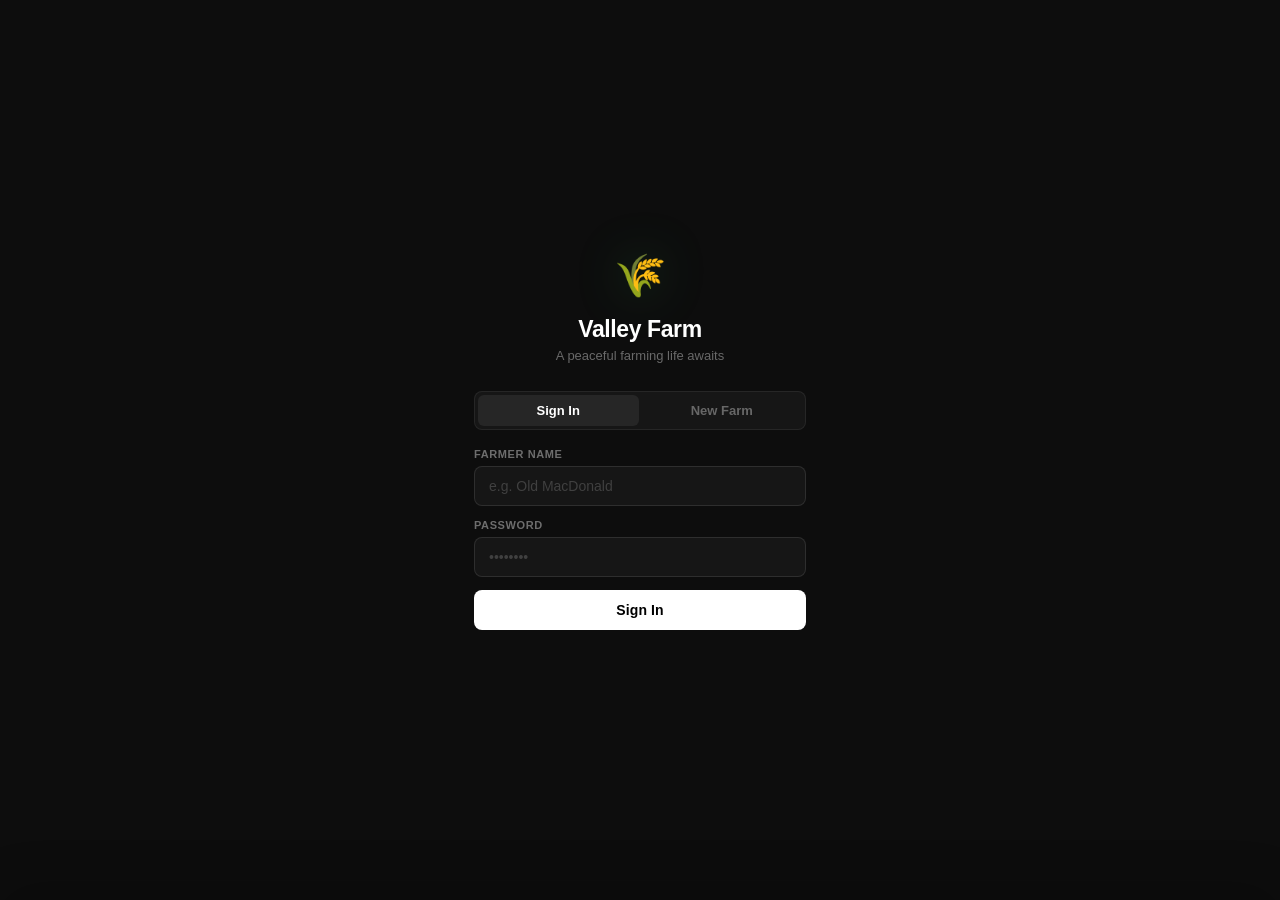
<file: code6.html>
<!DOCTYPE html>
<html lang="en">
<head>
<meta charset="UTF-8">
<meta name="viewport" content="width=device-width, initial-scale=1.0">
<title>Valley Farm</title>
<link href="https://fonts.googleapis.com/css2?family=Nunito:wght@400;600;700;800&family=Baloo+2:wght@700;800&family=Press+Start+2P&display=swap" rel="stylesheet">
<style>
*{box-sizing:border-box;margin:0;padding:0}
:root{
  --bg:#e8f5e9;--ui-bg:#ffffff;--ui-bg2:#f9fafb;--ui-border:#e5e7eb;
  --text-primary:#1a2e1a;--text-muted:#6b7280;--text-soft:#9ca3af;
  --gold:#f59e0b;--green:#22c55e;
}
body.dark{
  --bg:#1a2318;--ui-bg:#1e2a1e;--ui-bg2:#243024;--ui-border:#2d3d2d;
  --text-primary:#d4edda;--text-muted:#8faa8f;--text-soft:#5d7a5d;
}
body.retro{
  --bg:#1a1209;--ui-bg:#120c00;--ui-bg2:#1c1209;--ui-border:#8b6914;
  --text-primary:#f5deb3;--text-muted:#a1887f;--text-soft:#5d4037;
  --gold:#ffd700;--green:#69f0ae;
}
body{font-family:'Nunito',sans-serif;background:var(--bg);overflow:hidden;height:100vh;display:flex;flex-direction:column;user-select:none;transition:background .3s}
.screen{display:none;position:fixed;inset:0;z-index:100;flex-direction:column}
.screen.active{display:flex}

/* AUTH */
#auth-screen{align-items:center;justify-content:center;background:#0d0d0d;font-family:-apple-system,'Segoe UI',Helvetica,Arial,sans-serif}
.auth-wrap{width:100%;max-width:380px;padding:28px 24px}
.auth-logo{font-size:42px;text-align:center;display:block;margin-bottom:16px;filter:drop-shadow(0 0 24px rgba(34,197,94,.25))}
.auth-title{font-size:23px;font-weight:600;color:#fff;text-align:center;margin-bottom:5px;letter-spacing:-.4px;font-family:-apple-system,'Segoe UI',Helvetica,Arial,sans-serif}
.auth-sub{font-size:13px;color:rgba(255,255,255,.38);text-align:center;margin-bottom:28px;font-family:-apple-system,'Segoe UI',sans-serif}
.auth-tabs{display:flex;background:#161616;border-radius:8px;padding:3px;margin-bottom:18px;gap:3px;border:1px solid rgba(255,255,255,.07)}
.auth-tab{flex:1;padding:8px;border:none;background:transparent;font-size:13px;font-weight:600;color:rgba(255,255,255,.35);cursor:pointer;border-radius:6px;transition:all .18s;font-family:-apple-system,'Segoe UI',Helvetica,Arial,sans-serif}
.auth-tab.active{background:#262626;color:#fff}
.auth-tab:hover:not(.active){color:rgba(255,255,255,.6)}
.auth-field{margin-bottom:13px}
.auth-field label{display:block;font-size:11px;font-weight:600;color:rgba(255,255,255,.4);margin-bottom:6px;text-transform:uppercase;letter-spacing:.6px;font-family:-apple-system,'Segoe UI',Helvetica,Arial,sans-serif}
.auth-field input{width:100%;padding:11px 14px;border:1px solid rgba(255,255,255,.1);border-radius:8px;font-size:14px;color:#fff;outline:none;transition:border-color .2s,background .2s;background:#161616;font-family:-apple-system,'Segoe UI',Helvetica,Arial,sans-serif}
.auth-field input::placeholder{color:rgba(255,255,255,.18)}
.auth-field input:focus{border-color:rgba(255,255,255,.28);background:#1c1c1c}
.auth-btn{width:100%;padding:12px;border:none;border-radius:8px;background:#fff;color:#000;font-size:14px;font-weight:600;cursor:pointer;transition:all .18s;letter-spacing:.1px;font-family:-apple-system,'Segoe UI',Helvetica,Arial,sans-serif}
.auth-btn:hover{background:#ebebeb}
.auth-btn:active{background:#d8d8d8;transform:scale(.99)}
.auth-error{color:#f87171;font-size:12px;font-weight:600;margin-bottom:12px;display:none;background:rgba(239,68,68,.1);padding:8px 12px;border-radius:8px;border:1px solid rgba(239,68,68,.22);font-family:-apple-system,'Segoe UI',Helvetica,Arial,sans-serif}
.saved-list{margin-top:20px}
.saved-title{font-size:10px;font-weight:700;color:rgba(255,255,255,.22);text-transform:uppercase;letter-spacing:.8px;margin-bottom:8px;font-family:-apple-system,'Segoe UI',Helvetica,Arial,sans-serif}
.saved-entry{display:flex;align-items:center;justify-content:space-between;padding:10px 14px;background:#161616;border-radius:8px;margin-bottom:5px;cursor:pointer;transition:background .15s;border:1px solid rgba(255,255,255,.07)}
.saved-entry:hover{background:#1e1e1e;border-color:rgba(255,255,255,.14)}
.saved-entry-name{font-size:13px;font-weight:600;color:#fff;font-family:-apple-system,'Segoe UI',sans-serif}
.saved-entry-info{font-size:11px;color:rgba(255,255,255,.33);margin-top:2px;font-family:-apple-system,'Segoe UI',sans-serif}
.saved-entry-del{color:rgba(255,255,255,.22);cursor:pointer;font-size:15px;padding:3px 6px;border-radius:4px;transition:color .15s}
.saved-entry-del:hover{color:#f87171}

/* GAME LAYOUT */
#game-screen{background:var(--bg);transition:background .3s}
#hud{background:var(--ui-bg);border-bottom:1.5px solid var(--ui-border);padding:6px 14px;display:flex;align-items:center;justify-content:space-between;flex-wrap:wrap;gap:6px;z-index:50;box-shadow:0 2px 8px rgba(0,0,0,.05)}
.hud-pill{display:flex;align-items:center;gap:5px;background:var(--ui-bg2);border:1.5px solid var(--ui-border);border-radius:20px;padding:4px 10px;font-size:12px;font-weight:700;color:var(--text-primary);white-space:nowrap}
.hud-pill.gold-pill{background:#fefce8;border-color:#fde68a;color:#92400e}
body.dark .hud-pill.gold-pill{background:#2a2000;border-color:#78500a;color:#fbbf24}
.bar-wrap{width:55px;height:5px;background:var(--ui-border);border-radius:4px;overflow:hidden}
.bar-fill{height:100%;border-radius:4px;transition:width .4s}
.autosave-dot{width:7px;height:7px;border-radius:50%;background:#22c55e;animation:savepulse 2.5s infinite}
@keyframes savepulse{0%,100%{opacity:1}50%{opacity:.35}}

#main{display:flex;flex:1;overflow:hidden}
#farm-wrap{flex:1;overflow:auto;padding:12px;display:flex;align-items:flex-start;justify-content:flex-start}
#farm-wrap::-webkit-scrollbar{width:5px;height:5px}
#farm-wrap::-webkit-scrollbar-thumb{background:var(--ui-border);border-radius:4px}
#farm-grid{display:grid;gap:3px}

/* TILES */
.tile{width:52px;height:52px;border-radius:7px;display:flex;align-items:center;justify-content:center;font-size:22px;cursor:pointer;position:relative;border:2px solid rgba(0,0,0,.13);transition:filter .12s,transform .12s;overflow:hidden}
.tile:hover{filter:brightness(1.25);transform:scale(1.1);z-index:5;border-color:rgba(255,255,255,.75);box-shadow:0 4px 14px rgba(0,0,0,.18)}
.tile:active{transform:scale(.93)}
.tile-s0 .crop-em{font-size:14px}.tile-s1 .crop-em{font-size:18px}.tile-s2 .crop-em{font-size:24px}.tile-s3 .crop-em{font-size:28px}
.tile-ready{animation:readypulse 1.4s ease-in-out infinite}
@keyframes readypulse{0%,100%{box-shadow:0 0 0 0 rgba(250,204,21,.7)}50%{box-shadow:0 0 12px 6px rgba(250,204,21,.22)}}
.sparkle{position:absolute;top:2px;right:3px;font-size:10px}
.days-badge{position:absolute;bottom:2px;left:3px;font-size:9px;font-weight:800;color:rgba(255,255,255,.95);text-shadow:0 1px 3px rgba(0,0,0,.7)}
.water-dot{position:absolute;bottom:3px;right:3px;width:5px;height:5px;border-radius:50%;background:#60a5fa}
.grass-deco{font-size:13px;opacity:.22}
.tile-tree{width:52px;height:52px;border-radius:7px;display:flex;align-items:center;justify-content:center;font-size:26px;border:2px solid rgba(0,0,0,.13);pointer-events:none}
.tile-cactus{pointer-events:auto!important;cursor:default!important}
.tile-cactus:hover{filter:none!important;transform:none!important;box-shadow:none!important;border-color:rgba(0,0,0,.13)!important}
.tile-cactus:active{transform:none!important}
.tile-deco{font-size:20px}
.tile-deco-path{opacity:.85}
.deco-badge{position:absolute;bottom:1px;right:2px;font-size:8px;opacity:.6}

/* DESKTOP SIDE PANEL */
#side{width:290px;flex-shrink:0;background:var(--ui-bg);border-left:1.5px solid var(--ui-border);display:flex;flex-direction:column;overflow:hidden;transition:width .3s cubic-bezier(.25,.8,.25,1),opacity .3s ease}
#side.side-collapsed{width:0;opacity:0;pointer-events:none}
#side-content{flex:1;overflow-y:auto;padding:10px}
#side-content::-webkit-scrollbar{width:4px}
#side-content::-webkit-scrollbar-thumb{background:var(--ui-border);border-radius:4px}
@media(max-width:680px){#side{display:none}}

/* SHARED PANEL CONTENT */
.tabs{display:flex;padding:6px 6px 0;gap:3px;border-bottom:1.5px solid var(--ui-border)}
.tab-btn{flex:1;padding:8px 4px;background:transparent;color:var(--text-muted);border:none;border-radius:8px 8px 0 0;font-family:'Nunito',sans-serif;font-size:11px;font-weight:800;cursor:pointer;transition:all .15s}
.tab-btn.active{background:var(--ui-bg2);color:var(--green);border-bottom:2.5px solid var(--green)}
.tab-btn:hover:not(.active){background:var(--ui-bg2)}
.s-sec{font-size:10px;font-weight:800;color:var(--text-soft);text-transform:uppercase;letter-spacing:.8px;margin:12px 0 6px}
.s-sec:first-child{margin-top:0}
.inv-row{display:flex;justify-content:space-between;align-items:center;padding:6px 9px;background:var(--ui-bg2);border-radius:8px;margin-bottom:3px;font-size:12px;font-weight:600;border:1px solid var(--ui-border);color:var(--text-primary)}
.inv-qty{color:var(--gold);font-weight:800}
.inv-val{color:var(--green);font-size:11px;font-weight:700}
.empty-msg{color:var(--text-soft);font-size:11px;line-height:2.1;text-align:center;padding:8px}
.ship-btn{width:100%;margin-top:8px;background:linear-gradient(135deg,#22c55e,#16a34a);color:#fff;border:none;padding:10px 6px;font-family:'Baloo 2',cursive;font-size:13px;cursor:pointer;border-radius:11px;transition:all .15s;box-shadow:0 3px 10px rgba(34,197,94,.2)}
.ship-btn:hover{transform:translateY(-1px);box-shadow:0 5px 14px rgba(34,197,94,.3)}
.pending-box{margin-top:8px;padding:8px;background:#f0fdf4;border:1px solid #86efac;border-radius:10px;font-size:11px;color:#166534;text-align:center;line-height:1.9;font-weight:600}
body.dark .pending-box{background:#0d2a14;border-color:#166534;color:#4ade80}
.stats-box{margin-top:10px;padding:10px;background:var(--ui-bg2);border-radius:10px;font-size:11px;color:var(--text-muted);line-height:2.3;border:1px solid var(--ui-border)}
.stats-box b{color:var(--text-primary)}
.shop-card{padding:10px;background:var(--ui-bg2);border:1px solid var(--ui-border);border-radius:12px;margin-bottom:7px;transition:border-color .15s}
.shop-card:hover{border-color:#86efac}
.shop-name{font-size:13px;font-weight:800;color:var(--text-primary)}
.shop-price{font-size:11px;font-weight:700;color:var(--gold)}
.shop-meta{font-size:10px;color:var(--text-soft);margin:3px 0 7px;line-height:1.8}
.shop-row{display:flex;gap:5px}
.buy-btn{flex:1;background:var(--ui-bg);color:#166534;border:1.5px solid #86efac;padding:6px 3px;font-family:'Nunito',sans-serif;font-size:10px;font-weight:700;cursor:pointer;border-radius:8px;transition:all .15s}
body.dark .buy-btn{color:#4ade80;border-color:#166534;background:var(--ui-bg2)}
.buy-btn:hover:not(:disabled){background:#f0fdf4;border-color:#4ade80}
body.dark .buy-btn:hover:not(:disabled){background:#0d2a14}
.buy-btn:disabled{opacity:.35;cursor:not-allowed}
.winter-msg{color:var(--text-soft);font-size:12px;line-height:2.2;text-align:center;padding:24px 10px}

/* SKILLS SECTION */
.skill-item{margin-bottom:8px}
.skill-header{display:flex;justify-content:space-between;align-items:center;margin-bottom:3px}
.skill-name{font-size:10px;font-weight:800;color:var(--text-primary)}
.skill-level{font-size:10px;font-weight:800;color:var(--gold)}
.skill-bar-outer{height:5px;background:var(--ui-border);border-radius:4px;overflow:hidden}
.skill-bar-inner{height:100%;border-radius:4px;transition:width .5s}
.skill-bonus-tag{font-size:9px;color:var(--green);font-weight:700;margin-top:2px;display:block}

/* UPGRADES TAB */
.upg-card{padding:10px;background:var(--ui-bg2);border:1px solid var(--ui-border);border-radius:12px;margin-bottom:7px;transition:border-color .15s}
.upg-card:hover{border-color:#86efac}
.upg-header{display:flex;justify-content:space-between;align-items:center;margin-bottom:2px}
.upg-name{font-size:12px;font-weight:800;color:var(--text-primary)}
.upg-cost{font-size:11px;font-weight:700;color:var(--gold)}
.upg-desc{font-size:10px;color:var(--text-soft);line-height:1.7;margin:3px 0 5px}
.upg-owned-tag{font-size:9px;font-weight:700;color:var(--green);margin-bottom:5px;display:block}
.upg-buy-btn{width:100%;background:var(--ui-bg);color:#166534;border:1.5px solid #86efac;padding:7px 3px;font-family:'Nunito',sans-serif;font-size:11px;font-weight:700;cursor:pointer;border-radius:8px;transition:all .15s}
body.dark .upg-buy-btn{color:#4ade80;border-color:#166534;background:var(--ui-bg2)}
.upg-buy-btn:hover:not(:disabled){background:#f0fdf4;border-color:#4ade80}
body.dark .upg-buy-btn:hover:not(:disabled){background:#0d2a14}
.upg-buy-btn:disabled{opacity:.4;cursor:not-allowed}

/* MARKET IMPROVEMENTS */
.mkt-sell-all{width:100%;margin-bottom:9px;background:linear-gradient(135deg,#22c55e,#16a34a);color:#fff;border:none;padding:9px 6px;font-family:'Baloo 2',cursive;font-size:12px;cursor:pointer;border-radius:11px;transition:all .15s;box-shadow:0 3px 10px rgba(34,197,94,.2)}
.mkt-sell-all:hover{transform:translateY(-1px);box-shadow:0 5px 14px rgba(34,197,94,.3)}
.winter-bag-note{margin-top:7px;padding:10px 12px;background:#e0f2fe;border:1px solid #7dd3fc;border-radius:10px;font-size:11px;color:#0369a1;text-align:center;line-height:1.9;font-weight:600;cursor:pointer;transition:background .15s}
.winter-bag-note:hover{background:#bae6fd}
body.dark .winter-bag-note{background:#061527;border-color:#0369a1;color:#38bdf8}
.barn-bonus-tag{font-size:9px;color:#d97706;font-weight:700;margin-left:3px}
/* IO buttons in pause */
.pause-io{display:flex;gap:8px;margin-top:8px}
.pause-io-btn{flex:1;padding:9px 4px;border-radius:10px;border:1.5px solid var(--ui-border);background:var(--ui-bg2);color:var(--text-primary);font-family:'Nunito',sans-serif;font-size:11px;font-weight:700;cursor:pointer;transition:all .15s;text-align:center}
.pause-io-btn:hover{border-color:#6366f1;background:#eef2ff;color:#4f46e5}
body.dark .pause-io-btn:hover{background:#1e1a3a;border-color:#6366f1;color:#818cf8}

/* BOTTOM SHEET */
#sheet-bg{display:none;position:fixed;inset:0;background:rgba(0,0,0,.48);z-index:199;backdrop-filter:blur(3px);transition:opacity .3s}
#sheet-bg.sheet-open{display:block}
#bottom-sheet{position:fixed;left:0;right:0;bottom:0;height:88vh;background:var(--ui-bg);border-top:1.5px solid var(--ui-border);border-radius:20px 20px 0 0;z-index:200;display:flex;flex-direction:column;transform:translateY(100%);transition:transform .34s cubic-bezier(.25,.8,.25,1);box-shadow:0 -10px 50px rgba(0,0,0,.22);will-change:transform;touch-action:none}
#bottom-sheet.sheet-open{transform:translateY(0)}
.sheet-handle-wrap{display:flex;align-items:center;justify-content:center;padding:10px 0 4px;flex-shrink:0;cursor:pointer}
.sheet-handle{width:40px;height:4px;background:var(--ui-border);border-radius:4px}
#sheet-content{flex:1;overflow-y:auto;padding:10px 12px 20px}
#sheet-content::-webkit-scrollbar{width:4px}
#sheet-content::-webkit-scrollbar-thumb{background:var(--ui-border);border-radius:4px}
#swipe-hint{display:none;position:fixed;bottom:62px;left:50%;transform:translateX(-50%);background:var(--ui-bg);border:1.5px solid var(--ui-border);border-radius:20px;padding:5px 14px;font-size:11px;font-weight:700;color:var(--text-muted);align-items:center;gap:6px;z-index:50;cursor:pointer;box-shadow:0 2px 12px rgba(0,0,0,.12);animation:hintBob 2.8s ease-in-out infinite;white-space:nowrap}
@keyframes hintBob{0%,100%{transform:translateX(-50%) translateY(0)}50%{transform:translateX(-50%) translateY(-4px)}}

@media(max-width:680px){
  #farm-wrap{padding:8px}
  .tile,.tile-tree{width:45px;height:45px;font-size:19px}
  #farm-grid{gap:2px}
  .hud-pill{font-size:10px;padding:3px 7px}
  #swipe-hint{display:flex}
}
@media(max-width:400px){
  .tile,.tile-tree{width:38px;height:38px;font-size:16px}
  .hud-pill{font-size:9px;padding:3px 5px;gap:3px}
}

/* HELP OVERLAY */
#help-overlay{display:none;position:fixed;inset:0;background:rgba(0,0,0,.62);z-index:900;align-items:center;justify-content:center;backdrop-filter:blur(5px)}
#help-overlay.show{display:flex;animation:fdIn .25s ease}
.help-card{background:var(--ui-bg);border:1.5px solid var(--ui-border);border-radius:24px;width:340px;max-width:92vw;padding:30px 24px 22px;box-shadow:0 24px 80px rgba(0,0,0,.28);position:relative;overflow:hidden}
.help-glow{position:absolute;top:-40px;left:50%;transform:translateX(-50%);width:160px;height:160px;border-radius:50%;background:radial-gradient(circle,rgba(34,197,94,.18) 0%,transparent 70%);pointer-events:none}
.help-skip{position:absolute;top:14px;right:16px;background:none;border:none;color:var(--text-soft);font-size:12px;font-weight:700;cursor:pointer;font-family:'Nunito',sans-serif;padding:4px 8px;border-radius:6px;transition:color .15s,background .15s}
.help-skip:hover{color:var(--text-muted);background:var(--ui-bg2)}
.help-step-label{font-size:9px;font-weight:800;color:var(--text-soft);text-transform:uppercase;letter-spacing:1px;text-align:center;margin-bottom:6px}
.help-emoji{font-size:52px;text-align:center;display:block;margin-bottom:10px;line-height:1}
.help-title{font-family:'Baloo 2',cursive;font-size:20px;color:var(--text-primary);text-align:center;margin-bottom:10px;line-height:1.2}
.help-body{font-size:13px;color:var(--text-muted);line-height:1.85;text-align:center;margin-bottom:14px;min-height:70px}
.help-tip{font-size:11px;font-weight:700;color:var(--green);background:#f0fdf4;border:1px solid #86efac;border-radius:10px;padding:8px 14px;text-align:center;margin-bottom:18px}
body.dark .help-tip{background:#0d2a14;border-color:#166534;color:#4ade80}
.help-dots{display:flex;justify-content:center;gap:5px;margin-bottom:18px}
.help-dot{width:7px;height:7px;border-radius:50%;background:var(--ui-border);transition:background .25s,transform .25s,width .25s}
.help-dot.active{background:var(--green);transform:scale(1.25);width:18px;border-radius:4px}
.help-nav{display:flex;gap:8px;align-items:stretch}
.help-back-btn{padding:10px 14px;border-radius:12px;border:1.5px solid var(--ui-border);background:var(--ui-bg2);color:var(--text-muted);font-family:'Nunito',sans-serif;font-size:12px;font-weight:700;cursor:pointer;transition:all .15s;flex-shrink:0}
.help-back-btn:hover{color:var(--text-primary)}
.help-next-btn{flex:1;padding:11px;border-radius:12px;border:none;background:linear-gradient(135deg,#22c55e,#16a34a);color:#fff;font-family:'Baloo 2',cursive;font-size:14px;cursor:pointer;transition:all .15s}
.help-next-btn:hover{transform:translateY(-1px);box-shadow:0 5px 14px rgba(34,197,94,.3)}

/* ACHIEVEMENT POPUP */
#achieve-popup{display:none;position:fixed;top:70px;left:50%;transform:translateX(-50%);z-index:960;min-width:260px;max-width:88vw;background:var(--ui-bg);border:2px solid var(--gold);border-radius:20px;padding:16px 22px 14px;box-shadow:0 8px 50px rgba(245,158,11,.3),0 0 0 1px rgba(245,158,11,.1);text-align:center;pointer-events:none}
#achieve-popup.show{display:block;animation:achievePop .5s cubic-bezier(.34,1.56,.64,1) forwards}
@keyframes achievePop{from{opacity:0;transform:translateX(-50%) translateY(-20px) scale(.85)}to{opacity:1;transform:translateX(-50%) translateY(0) scale(1)}}
.achieve-label{font-size:9px;font-weight:800;color:var(--gold);text-transform:uppercase;letter-spacing:1.2px;margin-bottom:5px}
.achieve-icon{font-size:36px;margin-bottom:4px;display:block}
.achieve-name{font-family:'Baloo 2',cursive;font-size:17px;color:var(--text-primary);margin-bottom:3px}
.achieve-desc{font-size:11px;color:var(--text-muted);line-height:1.6}

/* TOOLBAR */
#toolbar{background:var(--ui-bg);border-top:1.5px solid var(--ui-border);padding:8px 12px;display:flex;align-items:center;gap:6px;flex-wrap:nowrap;overflow-x:auto;z-index:50}
.tool-btn{background:var(--ui-bg2);color:var(--text-primary);border:1.5px solid var(--ui-border);padding:7px 12px;font-family:'Nunito',sans-serif;font-size:12px;font-weight:700;cursor:pointer;border-radius:10px;transition:all .15s;white-space:nowrap;flex-shrink:0}
.tool-btn:hover{border-color:#86efac;background:#f0fdf4;color:#166534}
body.dark .tool-btn:hover{background:#0d2a14;border-color:#166534;color:#4ade80}
.tool-btn.active{border-color:#22c55e;background:#dcfce7;color:#166534}
body.dark .tool-btn.active{background:#0d2a14;border-color:#4ade80;color:#4ade80}
.tool-btn:active{transform:scale(.95)}
#seed-select,#deco-select{background:var(--ui-bg2);color:var(--text-primary);border:1.5px solid var(--ui-border);padding:7px 10px;font-family:'Nunito',sans-serif;font-size:11px;font-weight:600;border-radius:10px;cursor:pointer;flex-shrink:0;outline:none}
.spacer{flex:1}
#sleep-btn{background:linear-gradient(135deg,#6366f1,#4f46e5);color:#fff;border:none;padding:8px 16px;font-family:'Baloo 2',cursive;font-size:13px;cursor:pointer;border-radius:10px;transition:all .15s;flex-shrink:0;box-shadow:0 3px 10px rgba(99,102,241,.3)}
#sleep-btn:hover{transform:translateY(-1px);box-shadow:0 5px 14px rgba(99,102,241,.4)}
#pause-btn{background:var(--ui-bg2);color:var(--text-primary);border:1.5px solid var(--ui-border);padding:7px 12px;font-family:'Nunito',sans-serif;font-size:12px;font-weight:700;cursor:pointer;border-radius:10px;transition:all .15s;flex-shrink:0}
#pause-btn:hover{border-color:#6366f1;background:#eef2ff;color:#4f46e5}
body.dark #pause-btn:hover{background:#1e1a3a;border-color:#6366f1;color:#818cf8}

/* TOASTS */
#toast-wrap{position:fixed;top:54px;right:14px;display:flex;flex-direction:column;gap:5px;z-index:999;pointer-events:none}
.toast{background:var(--ui-bg);border:1.5px solid var(--ui-border);padding:8px 14px;font-size:12px;font-weight:700;border-radius:12px;box-shadow:0 4px 18px rgba(0,0,0,.1);animation:toastIn .22s ease;max-width:230px;color:var(--text-primary)}
@keyframes toastIn{from{transform:translateX(110%);opacity:0}to{transform:translateX(0);opacity:1}}
.toast-out{animation:toastOut .2s ease forwards}
@keyframes toastOut{to{transform:translateX(110%);opacity:0}}
.toast.t-success{border-color:#86efac;color:#166534}
body.dark .toast.t-success{color:#4ade80;border-color:#166534}
.toast.t-warn{border-color:#fde68a;color:#92400e}
.toast.t-error{border-color:#fca5a5;color:#991b1b}

/* SLEEP */
#sleep-overlay{display:none;position:fixed;inset:0;background:rgba(15,23,42,.96);z-index:1000;align-items:center;justify-content:center;flex-direction:column;gap:14px}
#sleep-overlay.show{display:flex;animation:fdIn .4s ease}
@keyframes fdIn{from{opacity:0}to{opacity:1}}
.sleep-moon{font-size:56px;animation:floatY 2s ease-in-out infinite}
@keyframes floatY{0%,100%{transform:translateY(0)}50%{transform:translateY(-10px)}}
.sleep-text{font-family:'Baloo 2',cursive;font-size:18px;color:#e2e8f0}
.sleep-sub{font-size:12px;color:#64748b}

/* SEASON BANNER */
.season-banner{position:fixed;top:50%;left:50%;transform:translate(-50%,-50%);background:var(--ui-bg);border:2px solid var(--ui-border);padding:18px 36px;font-family:'Baloo 2',cursive;font-size:18px;color:var(--text-primary);z-index:900;pointer-events:none;text-align:center;border-radius:18px;box-shadow:0 10px 40px rgba(0,0,0,.15);animation:bannerPop .45s ease}
@keyframes bannerPop{from{transform:translate(-50%,-50%) scale(.5);opacity:0}to{transform:translate(-50%,-50%) scale(1);opacity:1}}

/* PAUSE MENU */
#pause-overlay{display:none;position:fixed;inset:0;background:rgba(0,0,0,.5);z-index:800;align-items:center;justify-content:center}
#pause-overlay.show{display:flex;animation:fdIn .2s ease}
.pause-card{background:var(--ui-bg);border-radius:22px;padding:30px 26px;width:320px;border:1.5px solid var(--ui-border);box-shadow:0 20px 60px rgba(0,0,0,.2);max-height:90vh;overflow-y:auto}
.pause-title{font-family:'Baloo 2',cursive;font-size:22px;color:var(--text-primary);text-align:center;margin-bottom:4px}
.pause-sub{font-size:12px;color:var(--text-muted);text-align:center;margin-bottom:20px}
.pause-row{display:flex;align-items:center;justify-content:space-between;padding:11px 0;border-bottom:1px solid var(--ui-border)}
.pause-row:last-of-type{border-bottom:none}
.pause-label{font-size:13px;font-weight:700;color:var(--text-primary)}
.pause-desc{font-size:10px;color:var(--text-soft);margin-top:2px}
.toggle{position:relative;width:44px;height:24px;flex-shrink:0}
.toggle input{opacity:0;width:0;height:0}
.toggle-slider{position:absolute;inset:0;background:#d1d5db;border-radius:24px;cursor:pointer;transition:background .2s}
.toggle input:checked+.toggle-slider{background:#22c55e}
.toggle-slider::before{content:'';position:absolute;width:18px;height:18px;left:3px;top:3px;background:#fff;border-radius:50%;transition:transform .2s;box-shadow:0 1px 3px rgba(0,0,0,.2)}
.toggle input:checked+.toggle-slider::before{transform:translateX(20px)}
.pause-btn-row{display:flex;gap:8px;margin-top:18px}
.pause-action{flex:1;padding:9px 4px;border-radius:10px;border:1.5px solid var(--ui-border);background:var(--ui-bg2);color:var(--text-primary);font-family:'Nunito',sans-serif;font-size:11px;font-weight:700;cursor:pointer;transition:all .15s}
.pause-action:hover{border-color:#86efac;background:#f0fdf4;color:#166534}
body.dark .pause-action:hover{background:#0d2a14;border-color:#166534;color:#4ade80}
.pause-action.danger:hover{border-color:#fca5a5;background:#fef2f2;color:#991b1b}
body.dark .pause-action.danger:hover{background:#2a0d0d;border-color:#991b1b;color:#f87171}
.pause-close{width:100%;margin-top:8px;padding:11px;border-radius:12px;border:none;background:linear-gradient(135deg,#22c55e,#16a34a);color:#fff;font-family:'Baloo 2',cursive;font-size:15px;cursor:pointer;transition:all .15s}
.pause-close:hover{transform:translateY(-1px);box-shadow:0 5px 14px rgba(34,197,94,.3)}

/* ═══ RETRO THEME ═══ */
body.retro,body.retro .tab-btn,body.retro .tool-btn,body.retro #seed-select,body.retro #deco-select,
body.retro .pause-action,body.retro .pause-close,body.retro .pause-title,
body.retro .pause-sub,body.retro .pause-label,body.retro .pause-desc,
body.retro .ship-btn,body.retro .buy-btn,body.retro .s-sec,
body.retro .inv-row,body.retro .shop-name,body.retro .shop-price,
body.retro .shop-meta,body.retro .inv-qty,body.retro .inv-val,
body.retro .empty-msg,body.retro .winter-msg,body.retro .stats-box,
body.retro .pending-box,body.retro .hud-pill,body.retro .sleep-text,
body.retro .sleep-sub,body.retro #sleep-btn,body.retro #pause-btn,
body.retro .season-banner,body.retro .toast,body.retro #swipe-hint,
body.retro .days-badge{font-family:'Press Start 2P',monospace!important}
body.retro #hud{background:#120c00;border-bottom:3px solid #8b6914;box-shadow:none;padding:5px 10px}
body.retro .hud-pill{background:transparent!important;border:none!important;border-radius:0!important;padding:2px 6px!important;font-size:6.5px!important;color:#f5deb3!important;gap:4px}
body.retro .hud-pill.gold-pill{color:#ffd700!important}
body.retro .autosave-dot{background:#69f0ae}
body.retro .bar-wrap{background:#2d1b00;border-radius:2px}
body.retro .bar-fill{border-radius:2px}
body.retro .tile{border-radius:4px;border:1px solid rgba(0,0,0,.3)}
body.retro .tile:hover{box-shadow:0 0 0 2px #8b6914!important;border-color:#8b6914}
body.retro .tile-tree{border-radius:4px;border:1px solid rgba(0,0,0,.3)}
body.retro .days-badge{font-size:5.5px}
body.retro #bottom-sheet{background:#120c00;border-top:3px solid #8b6914}
body.retro .sheet-handle{background:#3e2723}
body.retro .tabs{background:#120c00;border-bottom:2px solid #8b6914;padding:0}
body.retro #side{background:#120c00;border-left:3px solid #8b6914}
body.retro .help-card{background:#120c00;border:3px solid #8b6914;border-radius:4px;box-shadow:6px 6px 0 rgba(0,0,0,.8)}
body.retro .help-title{color:#ffd700}
body.retro .help-body{color:#a1887f}
body.retro .help-step-label{color:#5d4037}
body.retro .help-tip{background:#0d2e10;border:1px solid #388e3c;color:#a5d6a7;border-radius:3px}
body.retro .help-back-btn{background:#1c1209;color:#a1887f;border:1px solid #3e2723;border-radius:3px}
body.retro .help-next-btn{background:#1b5e20!important;border:2px solid #388e3c;border-radius:3px}
body.retro .help-skip{color:#5d4037}
body.retro .help-dot{background:#3e2723}
body.retro .help-dot.active{background:#ffd700}
body.retro #achieve-popup{background:#120c00;border:3px solid #ffd700;border-radius:4px;box-shadow:6px 6px 0 rgba(0,0,0,.8)}
body.retro .achieve-label{color:#ffd700}
body.retro .achieve-name{color:#f5deb3}
body.retro .achieve-desc{color:#a1887f}
body.retro .tab-btn{border-radius:0;font-size:5.5px;color:#a1887f;padding:8px 2px}
body.retro .tab-btn.active{background:#2d1b00;color:#ffd700;border-bottom:2px solid #ffd700}
body.retro .tab-btn:hover:not(.active){background:#1c1209;color:#f5deb3}
body.retro #sheet-content{padding:8px}
body.retro .s-sec{color:#a5d6a7;font-size:8px;letter-spacing:.3px;margin:10px 0 5px;font-family:'Press Start 2P',monospace}
body.retro .inv-row{background:#1c1209;border:1px solid #3e2723;border-radius:3px;font-size:5.5px;color:#f5deb3;padding:5px 7px}
body.retro .inv-qty{color:#ffd700}
body.retro .inv-val{color:#69f0ae;font-size:5.5px}
body.retro .empty-msg{color:#5d4037;font-size:5.5px;line-height:2}
body.retro .ship-btn{background:#1b5e20!important;background-image:none!important;color:#a5d6a7;border:2px solid #388e3c;border-radius:3px;font-size:6px;box-shadow:none;padding:8px 4px}
body.retro .ship-btn:hover{background:#2e7d32!important;transform:none!important;box-shadow:none!important}
body.retro .pending-box{background:#0d3b15;border:1px solid #388e3c;border-radius:3px;color:#a5d6a7;font-size:5.5px}
body.retro .stats-box{background:#1c1209;border:1px solid #3e2723;border-radius:3px;color:#a1887f;font-size:5.5px;line-height:2.2}
body.retro .stats-box b{color:#f5deb3}
body.retro .shop-card{background:#1c1209;border:1px solid #3e2723;border-radius:3px;padding:8px}
body.retro .shop-card:hover{border-color:#8b6914}
body.retro .shop-name{color:#f5deb3;font-size:6px}
body.retro .shop-price{color:#ffd700;font-size:5px}
body.retro .shop-meta{color:#5d4037;font-size:4.5px;line-height:1.8}
body.retro .buy-btn{background:#1c1209;color:#69f0ae;border:1px solid #1b5e20;border-radius:2px;font-size:4.5px}
body.retro .buy-btn:hover:not(:disabled){background:#0d2e10!important;border-color:#388e3c}
body.retro .winter-msg{color:#5d4037;font-size:5.5px;line-height:2.4}
body.retro #dn-icon{font-size:10px!important}
body.retro #hud-energy{font-size:6px!important}
body.retro #toolbar{background:#120c00;border-top:3px solid #8b6914;padding:6px 8px}
body.retro .tool-btn{background:#1c1209;color:#f5deb3;border:2px solid #3e2723;border-radius:3px;font-size:6.5px;padding:6px 8px}
body.retro .tool-btn:hover{border-color:#8b6914!important;background:#2d1b00!important;color:#f5deb3!important}
body.retro .tool-btn.active{border-color:#ffd700!important;background:#2d1b00!important;color:#ffd700!important}
body.retro #seed-select,body.retro #deco-select{background:#1c1209;color:#f5deb3;border:2px solid #3e2723;border-radius:3px;font-size:5.5px}
body.retro #sleep-btn{background:#1a237e!important;background-image:none!important;color:#e8eaf6;border:2px solid #7986cb;border-radius:3px;font-size:6.5px;padding:6px 12px;box-shadow:none}
body.retro #sleep-btn:hover{background:#283593!important;transform:none!important;box-shadow:none!important}
body.retro #pause-btn{background:#1c1209;color:#f5deb3;border:2px solid #3e2723;border-radius:3px;font-size:6.5px}
body.retro #pause-btn:hover{border-color:#8b6914!important;background:#2d1b00!important;color:#f5deb3!important}
body.retro .toast{background:#120c00;border-width:2px;border-style:solid;border-radius:3px;font-size:6px;box-shadow:3px 3px 0 rgba(0,0,0,.7);color:#f5deb3}
body.retro .toast.t-success{border-color:#69f0ae!important;color:#a5d6a7!important}
body.retro .toast.t-warn{border-color:#ffb74d!important;color:#ffe0b2!important}
body.retro .toast.t-error{border-color:#ef5350!important;color:#ffcdd2!important}
body.retro .toast.t-info{border-color:#4fc3f7!important;color:#b3e5fc!important}
body.retro .pause-card{background:#120c00;border:3px solid #8b6914;border-radius:4px;box-shadow:6px 6px 0 rgba(0,0,0,.8)}
body.retro .pause-title{color:#ffd700;font-size:13px}
body.retro .pause-sub{color:#a1887f;font-size:6px}
body.retro .pause-row{border-color:#3e2723}
body.retro .pause-label{color:#f5deb3;font-size:7px}
body.retro .pause-desc{color:#5d4037;font-size:5.5px}
body.retro .toggle-slider{background:#3e2723}
body.retro .toggle input:checked+.toggle-slider{background:#388e3c}
body.retro .pause-action{background:#1c1209;color:#f5deb3;border:2px solid #3e2723;border-radius:3px;font-size:6px}
body.retro .pause-action:hover{border-color:#8b6914!important;background:#2d1b00!important;color:#ffd700!important}
body.retro .pause-action.danger:hover{border-color:#ef5350!important;background:#2a0d0d!important;color:#ef9a9a!important}
body.retro .pause-close{background:#1b5e20!important;background-image:none!important;border:2px solid #388e3c;border-radius:3px;font-size:7px;box-shadow:none}
body.retro .pause-close:hover{transform:none!important;box-shadow:none!important;background:#2e7d32!important}
body.retro .season-banner{background:#120c00;border:3px solid #ffd700;border-radius:4px;box-shadow:6px 6px 0 rgba(0,0,0,.8);color:#ffd700;font-size:12px}
body.retro .sleep-text{font-size:12px;color:#7986cb}
body.retro .sleep-sub{color:#5c6bc0;font-size:7px}
.tile-idle{border:1.5px dashed rgba(156,163,175,.5)!important}
body.retro .tile-idle{border:1.5px dashed #8b6914!important}
/* Retro overrides for new elements */
body.retro .upg-card{background:#1c1209;border:1px solid #3e2723;border-radius:3px}
body.retro .upg-card:hover{border-color:#8b6914}
body.retro .upg-name{color:#f5deb3;font-size:6px;font-family:'Press Start 2P',monospace}
body.retro .upg-cost{color:#ffd700;font-size:5px;font-family:'Press Start 2P',monospace}
body.retro .upg-desc{color:#5d4037;font-size:4.5px;font-family:'Press Start 2P',monospace;line-height:1.9}
body.retro .upg-owned-tag{color:#69f0ae;font-size:4.5px;font-family:'Press Start 2P',monospace}
body.retro .upg-buy-btn{background:#1c1209;color:#69f0ae;border:1px solid #1b5e20;border-radius:2px;font-size:4.5px;font-family:'Press Start 2P',monospace}
body.retro .upg-buy-btn:hover:not(:disabled){background:#0d2e10!important;border-color:#388e3c}
body.retro .mkt-sell-all{background:#1b5e20!important;background-image:none!important;border:2px solid #388e3c;border-radius:3px;font-size:5px;color:#a5d6a7;box-shadow:none;font-family:'Press Start 2P',monospace}
body.retro .mkt-sell-all:hover{transform:none!important;box-shadow:none!important;background:#2e7d32!important}
body.retro .winter-bag-note{background:#061527;border:1px solid #0369a1;color:#4fc3f7;font-size:5px;font-family:'Press Start 2P',monospace;border-radius:3px;line-height:2.2}
body.retro .skill-name{color:#f5deb3;font-size:5px;font-family:'Press Start 2P',monospace}
body.retro .skill-level{color:#ffd700;font-size:5px;font-family:'Press Start 2P',monospace}
body.retro .skill-bonus-tag{color:#69f0ae;font-size:4px;font-family:'Press Start 2P',monospace}
body.retro .pause-io-btn{background:#1c1209;color:#f5deb3;border:2px solid #3e2723;border-radius:3px;font-size:5.5px;font-family:'Press Start 2P',monospace}
body.retro .pause-io-btn:hover{border-color:#6366f1!important;background:#1a237e!important;color:#9fa8da!important}

/* ═══ WINTER MARKET / AUCTION HOUSE ═══ */
.market-header{font-size:10px;color:var(--text-soft);margin-bottom:10px;padding:6px 10px;background:var(--ui-bg2);border-radius:8px;border:1px solid var(--ui-border);text-align:center;line-height:1.6}
.market-row{padding:8px 10px;background:var(--ui-bg2);border:1px solid var(--ui-border);border-radius:10px;margin-bottom:5px;transition:border-color .15s}
.market-row-has{border-color:#86efac;background:#f0fdf4}
body.dark .market-row-has{background:#0a2016;border-color:#166534}
.market-top{display:flex;align-items:center;justify-content:space-between;gap:6px;margin-bottom:3px}
.market-left{display:flex;align-items:center;gap:7px;flex:1;min-width:0}
.market-em{font-size:18px;flex-shrink:0}
.market-name{font-size:11px;font-weight:800;color:var(--text-primary)}
.market-qty{font-size:9px;color:var(--green);font-weight:700}
.market-price-block{display:flex;align-items:center;gap:4px;flex-shrink:0}
.market-mini{display:flex;align-items:flex-end;height:16px;gap:1px}
.market-price{font-size:12px;font-weight:800;color:var(--text-primary);min-width:36px;text-align:right}
.market-trend{font-size:9px;font-weight:800;min-width:32px;text-align:right}
.market-sell-row{display:flex;gap:5px}
.sell-mkt-btn{flex:1;padding:5px 6px;border-radius:7px;border:1.5px solid #86efac;background:var(--ui-bg);color:#166534;font-family:'Nunito',sans-serif;font-size:10px;font-weight:800;cursor:pointer;transition:all .14s;white-space:nowrap;text-align:center}
body.dark .sell-mkt-btn{color:#4ade80;border-color:#166534;background:var(--ui-bg2)}
.sell-mkt-btn:hover{background:#dcfce7;border-color:#4ade80}
body.dark .sell-mkt-btn:hover{background:#0a2016}
.sell-mkt-btn.sell-all{background:linear-gradient(135deg,#22c55e,#16a34a);color:#fff;border-color:transparent}
.sell-mkt-btn.sell-all:hover{opacity:.9}
.market-note{font-size:11px;color:var(--text-soft);text-align:center;padding:12px 8px;line-height:1.8}
.market-yr-badge{display:inline-block;font-size:9px;font-weight:800;padding:2px 8px;border-radius:20px;margin-left:5px;vertical-align:middle}
.market-yr-badge.bull{background:#dcfce7;color:#166534}
.market-yr-badge.bear{background:#fef2f2;color:#991b1b}
body.dark .market-yr-badge.bull{background:#0a2016;color:#4ade80}
body.dark .market-yr-badge.bear{background:#2a0d0d;color:#f87171}
body.retro .market-header{background:#1c1209;border:1px solid #3e2723;border-radius:3px;color:#a1887f;font-size:6px;font-family:'Press Start 2P',monospace}
body.retro .market-row{background:#1c1209;border:1px solid #3e2723;border-radius:3px}
body.retro .market-row-has{border-color:#388e3c;background:#0d2010}
body.retro .market-name{color:#f5deb3;font-size:6px;font-family:'Press Start 2P',monospace}
body.retro .market-qty{color:#69f0ae;font-size:5px;font-family:'Press Start 2P',monospace}
body.retro .market-price{color:#ffd700;font-size:6px;font-family:'Press Start 2P',monospace}
body.retro .market-trend{font-size:5.5px;font-family:'Press Start 2P',monospace}
body.retro .sell-mkt-btn{background:#1c1209;color:#69f0ae;border:1px solid #1b5e20;border-radius:2px;font-size:4.5px;font-family:'Press Start 2P',monospace}
body.retro .sell-mkt-btn.sell-all{background:#1b5e20;color:#a5d6a7;border-color:#388e3c}
body.retro .market-note{color:#5d4037;font-size:5.5px;font-family:'Press Start 2P',monospace;line-height:2}
body.retro .market-yr-badge.bull{background:#0a2016;color:#69f0ae;font-family:'Press Start 2P',monospace;font-size:5px}
body.retro .market-yr-badge.bear{background:#2a0d0d;color:#ef9a9a;font-family:'Press Start 2P',monospace;font-size:5px}

/* ═══ CROP SWAY ═══ */
@keyframes cropSway{0%,100%{transform:rotate(-3deg) translateY(0)}50%{transform:rotate(3deg) translateY(-1px)}}
@keyframes cropSwayReady{0%,100%{transform:rotate(-4deg) translateY(0) scale(1.04)}50%{transform:rotate(4deg) translateY(-2px) scale(1.08)}}
.crop-em{display:inline-block;transform-origin:bottom center;animation:cropSway 2.6s ease-in-out infinite}
.tile-s0 .crop-em{animation-duration:3.4s}
.tile-s1 .crop-em{animation-duration:3s}
.tile-s2 .crop-em{animation-duration:2.6s}
.tile-s3 .crop-em{animation-name:cropSwayReady;animation-duration:1.8s}
.tile:nth-child(3n+1) .crop-em{animation-delay:-.4s}
.tile:nth-child(3n+2) .crop-em{animation-delay:-.9s}
.tile:nth-child(3n) .crop-em{animation-delay:-1.5s}

/* ═══ TOOL EFFECTS ═══ */
.tile-effect{position:fixed;pointer-events:none;z-index:600;font-size:22px;line-height:1;animation:tileEffectPop .65s ease forwards}
@keyframes tileEffectPop{0%{transform:scale(.3) translateY(0);opacity:1}55%{transform:scale(1.5) translateY(-18px);opacity:.9}100%{transform:scale(.7) translateY(-36px);opacity:0}}

/* ═══ AMBIENT PARTICLES ═══ */
#ambient-layer{position:fixed;inset:0;pointer-events:none;z-index:3;overflow:hidden}
.ambient-particle{position:absolute;pointer-events:none;user-select:none;line-height:1;animation-timing-function:linear;animation-fill-mode:forwards}
@keyframes ambientFall{0%{transform:translateY(-40px) rotate(0deg) translateX(0);opacity:0}8%{opacity:.6}88%{opacity:.4}100%{transform:translateY(110vh) rotate(400deg) translateX(28px);opacity:0}}
@keyframes ambientRise{0%{transform:translateY(110vh) rotate(0deg) translateX(0);opacity:0}8%{opacity:.6}88%{opacity:.4}100%{transform:translateY(-40px) rotate(-300deg) translateX(-18px);opacity:0}}

/* ═══ HARVEST ALL ═══ */
#tool-harvestall{display:none;background:linear-gradient(135deg,#f59e0b,#d97706);color:#fff;border:none;padding:7px 14px;font-family:'Baloo 2',cursive;font-size:12px;cursor:pointer;border-radius:10px;white-space:nowrap;flex-shrink:0;box-shadow:0 3px 10px rgba(245,158,11,.35);animation:harvestPulse 1.6s ease-in-out infinite}
@keyframes harvestPulse{0%,100%{box-shadow:0 3px 10px rgba(245,158,11,.35)}50%{box-shadow:0 2px 22px rgba(245,158,11,.8)}}
#tool-harvestall:hover{opacity:.9;transform:translateY(-1px)}
body.retro #tool-harvestall{background:#b8860b!important;border:2px solid #ffd700;border-radius:3px;font-size:6px;box-shadow:none;animation:none}

/* ═══ MAP TAB ═══ */
.map-wrap{display:flex;flex-direction:column;gap:10px;padding:4px 0}
.map-visual{position:relative;width:100%;aspect-ratio:5/3;border-radius:12px;overflow:hidden;background:#2d6a4f;border:2px solid var(--ui-border);flex-shrink:0;min-height:150px}
.map-plot{position:absolute;border-radius:6px;display:flex;align-items:center;justify-content:center;flex-direction:column;cursor:pointer;transition:filter .15s,box-shadow .15s;border:2px solid rgba(0,0,0,.18)}
.map-plot:hover{filter:brightness(1.15);box-shadow:0 0 0 2px rgba(255,255,255,.6)}
.map-plot-em{font-size:18px;line-height:1}
.map-plot-lbl{font-size:7px;font-weight:800;color:rgba(255,255,255,.9);text-shadow:0 1px 3px rgba(0,0,0,.7);text-align:center;line-height:1.3;margin-top:2px}
.map-plot-status{font-size:6px;font-weight:800;color:rgba(255,255,255,.75);text-shadow:0 1px 2px rgba(0,0,0,.6)}
.map-owned-ring{box-shadow:0 0 0 3px #22c55e,0 0 0 5px rgba(34,197,94,.3)!important}
.map-rented-ring{box-shadow:0 0 0 3px #f59e0b,0 0 0 5px rgba(245,158,11,.3)!important}
.land-card{padding:10px;background:var(--ui-bg2);border:1px solid var(--ui-border);border-radius:12px;transition:border-color .15s}
.land-card:hover{border-color:#86efac}
.land-card-top{display:flex;align-items:center;justify-content:space-between;margin-bottom:3px}
.land-card-left{display:flex;align-items:center;gap:7px}
.land-em{font-size:20px}
.land-name{font-size:12px;font-weight:800;color:var(--text-primary)}
.land-fert{font-size:9px;font-weight:700;padding:2px 7px;border-radius:10px;margin-left:4px}
.land-fert.poor{background:#fef9c3;color:#92400e}
.land-fert.average{background:#dcfce7;color:#166534}
.land-fert.rich{background:#d1fae5;color:#065f46}
.land-fert.volcanic{background:#fee2e2;color:#991b1b}
body.dark .land-fert.poor{background:#2a1f00;color:#fbbf24}
body.dark .land-fert.average{background:#0d2a14;color:#4ade80}
body.dark .land-fert.rich{background:#0a2e1a;color:#34d399}
body.dark .land-fert.volcanic{background:#2a0d0d;color:#f87171}
.land-desc{font-size:10px;color:var(--text-soft);line-height:1.6;margin:4px 0}
.land-price-row{display:flex;gap:4px;align-items:center;margin-bottom:6px;flex-wrap:wrap}
.land-price-tag{font-size:10px;font-weight:700;color:var(--gold)}
.land-rent-tag{font-size:9px;font-weight:700;color:var(--text-muted)}
.land-interest-tag{font-size:8px;color:var(--text-soft)}
.land-btn-row{display:flex;gap:5px}
.land-btn{flex:1;padding:6px 3px;border-radius:8px;font-family:'Nunito',sans-serif;font-size:10px;font-weight:700;cursor:pointer;border:1.5px solid;transition:all .14s;text-align:center}
.land-btn-buy{background:#dcfce7;color:#166534;border-color:#86efac}
body.dark .land-btn-buy{background:#0d2a14;color:#4ade80;border-color:#166534}
.land-btn-buy:hover:not(:disabled){background:#bbf7d0;border-color:#4ade80}
.land-btn-rent{background:#fef9c3;color:#92400e;border-color:#fde68a}
body.dark .land-btn-rent{background:#2a1f00;color:#fbbf24;border-color:#78500a}
.land-btn-rent:hover:not(:disabled){background:#fef08a;border-color:#f59e0b}
.land-btn-leave{background:var(--ui-bg);color:#991b1b;border-color:#fca5a5}
body.dark .land-btn-leave{background:var(--ui-bg2);color:#f87171;border-color:#7f1d1d}
.land-btn-leave:hover{background:#fef2f2;border-color:#f87171}
body.dark .land-btn-leave:hover{background:#2a0d0d}
.land-btn:disabled{opacity:.35;cursor:not-allowed}
.land-owned-badge{display:inline-flex;align-items:center;gap:4px;font-size:9px;font-weight:700;color:#166534;background:#dcfce7;border:1px solid #86efac;border-radius:8px;padding:3px 8px;margin-bottom:5px}
body.dark .land-owned-badge{color:#4ade80;background:#0d2a14;border-color:#166534}
.land-rented-badge{display:inline-flex;align-items:center;gap:4px;font-size:9px;font-weight:700;color:#92400e;background:#fef9c3;border:1px solid #fde68a;border-radius:8px;padding:3px 8px;margin-bottom:5px}
body.dark .land-rented-badge{color:#fbbf24;background:#2a1f00;border-color:#78500a}
.land-debt-tag{font-size:9px;color:#991b1b;font-weight:700}
.map-legend{display:flex;gap:8px;flex-wrap:wrap;padding:6px 0;font-size:9px;font-weight:700;color:var(--text-muted)}
.map-legend-dot{display:inline-block;width:8px;height:8px;border-radius:50%;margin-right:3px;vertical-align:middle}

/* Retro map styles */
body.retro .map-visual{border:2px solid #8b6914;border-radius:4px}
body.retro .map-plot{border-radius:3px}
body.retro .land-card{background:#1c1209;border:1px solid #3e2723;border-radius:3px}
body.retro .land-name{color:#f5deb3;font-size:6px;font-family:'Press Start 2P',monospace}
body.retro .land-desc{color:#5d4037;font-size:4.5px;font-family:'Press Start 2P',monospace;line-height:1.8}
body.retro .land-price-tag{font-size:5px;font-family:'Press Start 2P',monospace}
body.retro .land-rent-tag{font-size:4.5px;font-family:'Press Start 2P',monospace}
body.retro .land-interest-tag{font-size:4px;font-family:'Press Start 2P',monospace}
body.retro .land-btn{font-size:4.5px;font-family:'Press Start 2P',monospace;border-radius:2px}
body.retro .land-btn-buy{background:#0d2e10;color:#69f0ae;border-color:#1b5e20}
body.retro .land-btn-rent{background:#2a1f00;color:#ffd700;border-color:#8b6914}
body.retro .land-btn-leave{background:#1c1209;color:#ef9a9a;border-color:#7f1d1d}
body.retro .land-owned-badge{font-size:4.5px;font-family:'Press Start 2P',monospace;border-radius:2px;background:#0d2e10;color:#69f0ae;border-color:#1b5e20}
body.retro .land-rented-badge{font-size:4.5px;font-family:'Press Start 2P',monospace;border-radius:2px;background:#2a1f00;color:#ffd700;border-color:#8b6914}
body.retro .land-fert{font-size:4px;font-family:'Press Start 2P',monospace;border-radius:2px}
body.retro .map-legend{font-size:4.5px;font-family:'Press Start 2P',monospace}

/* ═══ CACTUS POPUP ═══ */
#cactus-popup{display:none;position:fixed;top:50%;left:50%;transform:translate(-50%,-50%);z-index:980;background:var(--ui-bg);border:2px solid #22c55e;border-radius:20px;padding:24px 28px 20px;text-align:center;box-shadow:0 20px 60px rgba(0,0,0,.28),0 0 0 1px rgba(34,197,94,.15);pointer-events:none;min-width:220px}
#cactus-popup.show{display:block;animation:cactusPopIn .4s cubic-bezier(.34,1.56,.64,1) forwards}
@keyframes cactusPopIn{from{opacity:0;transform:translate(-50%,-50%) scale(.6)}to{opacity:1;transform:translate(-50%,-50%) scale(1)}}
.cactus-pop-em{font-size:52px;display:block;margin-bottom:8px;line-height:1}
.cactus-pop-bubble{background:#f0fdf4;border:1.5px solid #86efac;border-radius:14px;padding:10px 16px;margin-bottom:8px;position:relative}
.cactus-pop-bubble::before{content:'';position:absolute;bottom:-10px;left:50%;transform:translateX(-50%);border:5px solid transparent;border-top-color:#86efac}
.cactus-pop-bubble::after{content:'';position:absolute;bottom:-8px;left:50%;transform:translateX(-50%);border:4px solid transparent;border-top-color:#f0fdf4}
body.dark .cactus-pop-bubble{background:#0d2a14;border-color:#166534}
body.dark .cactus-pop-bubble::before{border-top-color:#166534}
body.dark .cactus-pop-bubble::after{border-top-color:#0d2a14}
.cactus-pop-hmm{font-family:'Baloo 2',cursive;font-size:22px;color:var(--text-primary)}
.cactus-pop-sub{font-size:11px;color:var(--text-muted);margin-top:2px}
body.retro #cactus-popup{background:#120c00;border:3px solid #388e3c;border-radius:4px;box-shadow:6px 6px 0 rgba(0,0,0,.8)}
body.retro .cactus-pop-bubble{background:#0d2e10;border-color:#388e3c;border-radius:3px}
body.retro .cactus-pop-hmm{color:#69f0ae;font-size:14px;font-family:'Press Start 2P',monospace}
body.retro .cactus-pop-sub{color:#5d4037;font-size:5px;font-family:'Press Start 2P',monospace}
</style>
</head>
<body>

<!-- AUTH SCREEN -->
<div id="auth-screen" class="screen active">
  <div class="auth-wrap">
    <span class="auth-logo">🌾</span>
    <div class="auth-title">Valley Farm</div>
    <div class="auth-sub">A peaceful farming life awaits</div>
    <div class="auth-tabs">
      <button class="auth-tab active" onclick="switchAuthTab('login')">Sign In</button>
      <button class="auth-tab" onclick="switchAuthTab('signup')">New Farm</button>
    </div>
    <div id="auth-error" class="auth-error"></div>
    <div class="auth-field">
      <label>Farmer Name</label>
      <input type="text" id="auth-name" placeholder="e.g. Old MacDonald" autocomplete="username">
    </div>
    <div class="auth-field">
      <label>Password</label>
      <input type="password" id="auth-pass" placeholder="••••••••" onkeydown="if(event.key==='Enter')authSubmit()">
    </div>
    <button class="auth-btn" id="auth-submit-btn" onclick="authSubmit()">Sign In</button>
    <div class="saved-list" id="saved-list"></div>
  </div>
</div>

<!-- GAME SCREEN -->
<div id="game-screen" class="screen">
  <div id="ambient-layer"></div>
  <div id="hud">
    <div class="hud-pill">📅 <span id="hud-day">Day 1</span></div>
    <div class="hud-pill" id="season-pill">🌸 <span id="hud-season">Spring</span></div>
    <div class="hud-pill">📆 <span id="hud-year">Yr.1</span></div>
    <div class="hud-pill"><span id="weather-em">☀️</span> <span id="hud-weather">Sunny</span></div>
    <div class="hud-pill">
      <span id="dn-icon" style="font-size:14px">☀️</span>
      <span id="hud-time">6:00 AM</span>
      <div class="bar-wrap"><div class="bar-fill" id="time-bar" style="width:0%;background:#f59e0b"></div></div>
    </div>
    <div class="hud-pill">⚡<div class="bar-wrap"><div class="bar-fill" id="energy-bar" style="width:100%;background:#22c55e"></div></div><span id="hud-energy" style="font-size:11px">100</span></div>
    <div class="hud-pill gold-pill">💰 <span id="hud-gold">500g</span></div>
    <span id="hud-pending" style="font-size:11px;color:#16a34a;font-weight:700"></span>
    <div class="hud-pill" style="gap:5px"><div class="autosave-dot"></div><span style="font-size:10px;color:var(--text-soft);font-weight:700">AUTO</span></div>
  </div>

  <div id="main">
    <div id="farm-wrap"><div id="farm-grid"></div></div>
    <div id="side">
      <div class="tabs">
        <button class="tab-btn active" data-tab="inv" onclick="setTab('inv')">🎒 Bag</button>
        <button class="tab-btn" data-tab="shop" onclick="setTab('shop')">🛒 Shop</button>
        <button class="tab-btn" data-tab="upgrades" onclick="setTab('upgrades')">⚒ Upgrades</button>
        <button class="tab-btn" data-tab="map" onclick="setTab('map')">🗺 Map</button>
      </div>
      <div id="side-content"></div>
    </div>
  </div>

  <div id="toolbar">
    <button class="tool-btn" onclick="openHelp()" title="How to play" style="font-size:15px;padding:7px 11px">❓</button>
    <button class="tool-btn active" id="tool-hoe" onclick="setTool('hoe')">⛏ Hoe</button>
    <button class="tool-btn" id="tool-water" onclick="setTool('water')">💧 Water</button>
    <button class="tool-btn" id="tool-seed" onclick="setTool('seed')">🌱 Seeds</button>
    <button class="tool-btn" id="tool-shovel" onclick="setTool('shovel')">🪱 Dig Up</button>
    <button class="tool-btn" id="tool-scythe" onclick="setTool('scythe')">🌾 Scythe</button>
    <button id="tool-harvestall" onclick="scytheAll()">⚡ Harvest All</button>
    <button class="tool-btn" id="tool-deco" onclick="setTool('deco')">🎨 Deco</button>
    <select id="seed-select" style="display:none" onchange="G.seed=this.value"></select>
    <select id="deco-select" style="display:none" onchange="G.deco=this.value">
      <option value="path">🟫 Path</option>
      <option value="fence">🪵 Fence</option>
      <option value="flower">🌸 Flowers</option>
      <option value="lamp">🏮 Lamp</option>
      <option value="sign">🪧 Sign</option>
      <option value="rock">🪨 Rock</option>
    </select>
    <div class="spacer"></div>
    <button class="tool-btn" id="bag-btn" onclick="toggleBag()">🎒 Bag</button>
    <button id="pause-btn" onclick="openPause()">⏸ Menu</button>
    <button id="sleep-btn" onclick="doSleep()">🌙 Sleep</button>
  </div>
</div>

<!-- Bottom sheet backdrop -->
<div id="sheet-bg" onclick="closeSheet()"></div>

<!-- Bottom sheet panel -->
<div id="bottom-sheet">
  <div class="sheet-handle-wrap" onclick="closeSheet()">
    <div class="sheet-handle"></div>
  </div>
  <div class="tabs">
    <button class="tab-btn active" data-tab="inv" onclick="setTab('inv')">🎒 Bag</button>
    <button class="tab-btn" data-tab="shop" onclick="setTab('shop')">🛒 Shop</button>
    <button class="tab-btn" data-tab="upgrades" onclick="setTab('upgrades')">⚒ Upgrades</button>
    <button class="tab-btn" data-tab="map" onclick="setTab('map')">🗺 Map</button>
  </div>
  <div id="sheet-content"></div>
</div>

<!-- Swipe-up hint (mobile only) -->
<div id="swipe-hint" onclick="openSheet()">↑ Bag &amp; Shop</div>

<div id="toast-wrap"></div>

<div id="sleep-overlay">
  <div class="sleep-moon">🌙</div>
  <div class="sleep-text">Resting...</div>
  <div class="sleep-sub">Crops grow overnight ✨</div>
</div>

<!-- HELP OVERLAY -->
<div id="help-overlay">
  <div class="help-card">
    <div class="help-glow"></div>
    <button class="help-skip" onclick="closeHelp()">Skip ✕</button>
    <div class="help-step-label" id="help-step-label">Step 1 of 10</div>
    <span class="help-emoji" id="help-emoji">🌾</span>
    <div class="help-title" id="help-title">Welcome!</div>
    <div class="help-body" id="help-body"></div>
    <div class="help-tip" id="help-tip"></div>
    <div class="help-dots" id="help-dots"></div>
    <div class="help-nav">
      <button class="help-back-btn" id="help-prev" onclick="helpNav(-1)" style="display:none">←</button>
      <button class="help-next-btn" id="help-next" onclick="helpNav(1)">Next →</button>
    </div>
  </div>
</div>

<!-- ACHIEVEMENT POPUP -->
<div id="achieve-popup">
  <div class="achieve-label">🏆 Achievement Unlocked!</div>
  <span class="achieve-icon" id="achieve-icon">💰</span>
  <div class="achieve-name" id="achieve-name"></div>
  <div class="achieve-desc" id="achieve-desc"></div>
</div>

<!-- CACTUS POPUP -->
<div id="cactus-popup">
  <span class="cactus-pop-em">🌵</span>
  <div class="cactus-pop-bubble">
    <div class="cactus-pop-hmm">...Hmmm</div>
    <div class="cactus-pop-sub">The air feels heavy tonight...</div>
  </div>
</div>

<!-- PAUSE MENU -->
<div id="pause-overlay">
  <div class="pause-card">
    <div class="pause-title">⏸ Paused</div>
    <div class="pause-sub" id="pause-sub">Valley Farm</div>
    <div class="pause-row">
      <div><div class="pause-label">🌙 Dark Mode</div><div class="pause-desc">Easier on the eyes</div></div>
      <label class="toggle"><input type="checkbox" id="tog-dark" onchange="toggleDark(this.checked)"><span class="toggle-slider"></span></label>
    </div>
    <div class="pause-row">
      <div><div class="pause-label">🎮 Retro Theme</div><div class="pause-desc">Pixel-art style</div></div>
      <label class="toggle"><input type="checkbox" id="tog-retro" onchange="toggleRetro(this.checked)"><span class="toggle-slider"></span></label>
    </div>
    <div class="pause-row">
      <div><div class="pause-label">🔔 Notifications</div><div class="pause-desc">Show popup messages</div></div>
      <label class="toggle"><input type="checkbox" id="tog-toasts" checked onchange="S.toasts=this.checked"><span class="toggle-slider"></span></label>
    </div>
    <div class="pause-row">
      <div><div class="pause-label">🔊 Sounds</div><div class="pause-desc">Web Audio sound effects</div></div>
      <label class="toggle"><input type="checkbox" id="tog-sounds" checked onchange="S.sounds=this.checked;saveS()"><span class="toggle-slider"></span></label>
    </div>
    <div class="pause-row">
      <div><div class="pause-label">⚡ Energy Cost</div><div class="pause-desc">Actions use energy</div></div>
      <label class="toggle"><input type="checkbox" id="tog-energy" checked onchange="S.energyCost=this.checked"><span class="toggle-slider"></span></label>
    </div>
    <div class="pause-row">
      <div><div class="pause-label">🌧️ Random Weather</div><div class="pause-desc">Rain auto-waters crops</div></div>
      <label class="toggle"><input type="checkbox" id="tog-weather" checked onchange="S.weather=this.checked"><span class="toggle-slider"></span></label>
    </div>
    <div class="pause-btn-row">
      <button class="pause-action" onclick="closePause()">▶ Resume</button>
      <button class="pause-action" onclick="saveAll();toast('Saved! 💾','success');closePause()">💾 Save</button>
      <button class="pause-action danger" onclick="doLogout()">↩ Sign Out</button>
    </div>
    <div class="pause-io">
      <button class="pause-io-btn" onclick="exportSave()">📤 Export Save</button>
      <button class="pause-io-btn" onclick="importSave()">📥 Import Save</button>
    </div>
    <button class="pause-close" onclick="closePause()">Continue Farming 🌾</button>
  </div>
</div>

<script>
/* ══════════════════════════════════
   CONSTANTS & DATA
══════════════════════════════════ */
const GW=14,GH=10;
const SEASONS=['Spring','Summer','Fall','Winter'];
const SEASON_COL={Spring:'#16a34a',Summer:'#d97706',Fall:'#c2410c',Winter:'#0369a1'};
const SEASON_BG={Spring:'#dcfce7',Summer:'#fef9c3',Fall:'#ffedd5',Winter:'#e0f2fe'};
const GRASS={Spring:'#6dbf67',Summer:'#5aab40',Fall:'#c8973a',Winter:'#93b8c8'};
const SOIL_N='#a07040',SOIL_W='#5c3820';

const TREES=[
  [0,0,'🌲'],[0,1,'🌳'],[0,GW-2,'🌳'],[0,GW-1,'🌲'],
  [GH-1,0,'🌳'],[GH-1,1,'🌲'],[GH-1,GW-2,'🌲'],[GH-1,GW-1,'🌳'],
  [3,0,'🌴'],[GH-4,0,'🌵'],[3,GW-1,'🌴'],[GH-4,GW-1,'🌵'],
  [1,0,'🌿'],[GH-2,0,'🌿'],[1,GW-1,'🌿'],[GH-2,GW-1,'🌿'],
];
const TMAP=new Map(TREES.map(([r,c,e])=>[r*100+c,e]));

const CROPS={
  parsnip:    {n:'Parsnip',    e:'🥕',days:4, buy:10,  sell:35,  seasons:['Spring']},
  carrot:     {n:'Carrot',     e:'🥕',days:3, buy:15,  sell:50,  seasons:['Spring','Fall']},
  potato:     {n:'Potato',     e:'🥔',days:6, buy:50,  sell:150, seasons:['Spring']},
  cauliflower:{n:'Cauliflower',e:'🥦',days:12,buy:80,  sell:175, seasons:['Spring']},
  strawberry: {n:'Strawberry', e:'🍓',days:8, buy:100, sell:300, seasons:['Spring','Summer']},
  tulip:      {n:'Tulip',      e:'🌷',days:5, buy:30,  sell:90,  seasons:['Spring']},
  garlic:     {n:'Garlic',     e:'🧄',days:5, buy:40,  sell:100, seasons:['Spring','Fall']},
  melon:      {n:'Melon',      e:'🍈',days:12,buy:80,  sell:250, seasons:['Summer']},
  tomato:     {n:'Tomato',     e:'🍅',days:11,buy:50,  sell:180, seasons:['Summer']},
  corn:       {n:'Corn',       e:'🌽',days:14,buy:150, sell:500, seasons:['Summer','Fall']},
  sunflower:  {n:'Sunflower',  e:'🌻',days:8, buy:200, sell:350, seasons:['Summer']},
  pepper:     {n:'Pepper',     e:'🌶',days:9, buy:70,  sell:220, seasons:['Summer']},
  blueberry:  {n:'Blueberry',  e:'🫐',days:13,buy:80,  sell:125, seasons:['Summer']},
  eggplant:   {n:'Eggplant',   e:'🍆',days:9, buy:60,  sell:190, seasons:['Summer','Fall']},
  pumpkin:    {n:'Pumpkin',    e:'🎃',days:13,buy:100, sell:320, seasons:['Fall']},
  yam:        {n:'Yam',        e:'🍠',days:10,buy:60,  sell:200, seasons:['Fall']},
  cranberry:  {n:'Cranberry',  e:'🍒',days:7, buy:240, sell:550, seasons:['Fall']},
  mushroom:   {n:'Mushroom',   e:'🍄',days:6, buy:35,  sell:110, seasons:['Fall']},
};

const DECOS={
  path:  {e:'🟫',n:'Stone Path'},
  fence: {e:'🪵',n:'Fence'},
  flower:{e:'🌸',n:'Flower Bed'},
  lamp:  {e:'🏮',n:'Lamp Post'},
  sign:  {e:'🪧',n:'Sign'},
  rock:  {e:'🪨',n:'Rock'},
};

const UPGRADES={
  sprinkler:{n:'Sprinkler System',e:'🚿',desc:'Auto-waters all tilled soil each morning (replaces rain)',cost:1500,max:1},
  greenhouse:{n:'Greenhouse',e:'🏡',desc:'Crops survive & grow through Winter — plant in Fall & harvest in Winter!',cost:2200,max:1},
  barn:{n:'Barn Bonus',e:'🏚',desc:'+15% bonus on all sales. Stacks up to ×2',cost:1000,max:2},
  well:{n:'Deep Well',e:'🪣',desc:'+50 maximum energy per purchase',cost:800,max:2},
};

/* Fertility multiplier: bonus harvest chance per tile on this plot */
const LAND_PLOTS={
  meadow:{n:'Meadow Plot',e:'🌿',fertility:'Poor',fertMult:0.85,
    buyPrice:900,rentDay:14,interestRate:0.10,
    desc:'Modest plains. Affordable first expansion.',col:'#8bc34a',textCol:'#33691e',
    mapX:'2%',mapY:'5%',mapW:'30%',mapH:'38%'},
  riverbank:{n:'River Bank',e:'🌊',fertility:'Average',fertMult:1.0,
    buyPrice:1800,rentDay:28,interestRate:0.10,
    desc:'Natural irrigation keeps crops moist.',col:'#4fc3f7',textCol:'#01579b',
    mapX:'68%',mapY:'5%',mapW:'30%',mapH:'38%'},
  hillfarm:{n:'Hill Farm',e:'⛰️',fertility:'Average',fertMult:1.05,
    buyPrice:2600,rentDay:40,interestRate:0.12,
    desc:'Elevated terrain with great sun exposure.',col:'#bcaaa4',textCol:'#4e342e',
    mapX:'2%',mapY:'56%',mapW:'30%',mapH:'40%'},
  lowland:{n:'Rich Lowland',e:'🌱',fertility:'Rich',fertMult:1.25,
    buyPrice:4200,rentDay:65,interestRate:0.12,
    desc:'Deep nutrient-rich alluvial soil. High yields.',col:'#66bb6a',textCol:'#1b5e20',
    mapX:'68%',mapY:'56%',mapW:'30%',mapH:'40%'},
  volcanic:{n:'Volcanic Ridge',e:'🌋',fertility:'Volcanic',fertMult:1.5,
    buyPrice:7500,rentDay:110,interestRate:0.15,
    desc:'Mineral-rich volcanic ash. Exceptional harvests.',col:'#ef5350',textCol:'#b71c1c',
    mapX:'33%',mapY:'72%',mapW:'34%',mapH:'25%'},
};

const XP_LEVELS=[0,80,200,400,700,1100,1600,2200,3000,4000];

/* ══ SETTINGS ══ */
let S={dark:false,toasts:true,energyCost:true,weather:true,retro:false,sounds:true};
function loadS(){try{const s=JSON.parse(localStorage.getItem('vf_s'));if(s)S={...S,...s};}catch(e){}}
function saveS(){localStorage.setItem('vf_s',JSON.stringify(S));}
function applyS(){
  document.body.classList.toggle('dark',S.dark&&!S.retro);
  document.body.classList.toggle('retro',S.retro);
  document.getElementById('tog-dark').checked=S.dark;
  document.getElementById('tog-toasts').checked=S.toasts;
  document.getElementById('tog-sounds').checked=!!S.sounds;
  document.getElementById('tog-energy').checked=S.energyCost;
  document.getElementById('tog-weather').checked=S.weather;
  document.getElementById('tog-retro').checked=S.retro;
}
function toggleDark(on){S.dark=on;if(on&&S.retro){S.retro=false;document.getElementById('tog-retro').checked=false;}document.body.classList.toggle('dark',on);document.body.classList.toggle('retro',false);saveS();}
function toggleRetro(on){S.retro=on;if(on&&S.dark){S.dark=false;document.getElementById('tog-dark').checked=false;document.body.classList.remove('dark');}document.body.classList.toggle('retro',on);saveS();}

/* ══ SOUND SYSTEM (Web Audio API) ══ */
let audioCtx=null;
function snd(type){
  if(!S.sounds)return;
  try{
    if(!audioCtx)audioCtx=new(window.AudioContext||window.webkitAudioContext)();
    if(audioCtx.state==='suspended')audioCtx.resume();
    const c=audioCtx,t=c.currentTime;
    const b=(f,d,w='sine',v=0.12,dl=0)=>{
      const o=c.createOscillator(),g=c.createGain();
      o.connect(g);g.connect(c.destination);
      o.type=w;o.frequency.setValueAtTime(f,t+dl);
      g.gain.setValueAtTime(v,t+dl);
      g.gain.exponentialRampToValueAtTime(0.001,t+dl+d);
      o.start(t+dl);o.stop(t+dl+d+0.06);
    };
    ({
      till:()=>{b(180,0.11,'triangle',0.18);b(110,0.09,'triangle',0.14,0.06);},
      water:()=>{b(660,0.07,'sine',0.09);b(440,0.12,'sine',0.07,0.07);b(330,0.16,'sine',0.05,0.16);},
      harvest:()=>{[440,554,659,880].forEach((f,i)=>b(f,0.18,'sine',0.1,i*0.07));},
      coin:()=>{b(880,0.05,'sine',0.13);b(1108,0.12,'sine',0.11,0.05);},
      buy:()=>{b(660,0.08,'sine',0.12);b(880,0.14,'sine',0.10,0.07);},
      error:()=>{b(110,0.18,'sawtooth',0.1);},
      sleep:()=>{[261,330,392,523].forEach((f,i)=>b(f,0.6,'sine',0.07,i*0.09));},
      levelup:()=>{[440,550,660,880,1100].forEach((f,i)=>b(f,0.2,'sine',0.13,i*0.07));},
      place:()=>{b(440,0.09,'triangle',0.1);},
      ship:()=>{b(550,0.06,'sine',0.12);b(770,0.12,'sine',0.10,0.06);b(990,0.18,'sine',0.08,0.12);},
    }[type]||(() => {}))();
  }catch(e){}
}

/* ══ AUTH ══ */
let CU=null,authMode='login';
function getUsers(){return JSON.parse(localStorage.getItem('vf_u')||'{}')}
function setUsers(u){localStorage.setItem('vf_u',JSON.stringify(u))}
function getSaves(){return JSON.parse(localStorage.getItem('vf_sv')||'{}')}
function setSaves(s){localStorage.setItem('vf_sv',JSON.stringify(s))}

function saveAll(){
  if(!CU)return;
  const sv=getSaves();sv[CU]={...G,_ts:Date.now()};setSaves(sv);saveS();
}

function switchAuthTab(mode){
  authMode=mode;
  document.querySelectorAll('.auth-tab').forEach((t,i)=>t.classList.toggle('active',['login','signup'][i]===mode));
  document.getElementById('auth-submit-btn').textContent=mode==='signup'?'Create Farm':'Sign In';
  document.getElementById('auth-error').style.display='none';
  renderSaved();
}

function renderSaved(){
  const saves=Object.entries(getSaves());
  const el=document.getElementById('saved-list');
  if(authMode==='login'&&saves.length){
    el.innerHTML='<div class="saved-title">Quick Load</div>'+saves.map(([nm,d])=>
      `<div class="saved-entry" onclick="quickLoad('${nm}')">
        <div><div class="saved-entry-name">🧑‍🌾 ${nm}</div><div class="saved-entry-info">Day ${d.day||1} · Yr.${d.year||1} · ${d.gold||0}g</div></div>
        <span class="saved-entry-del" onclick="event.stopPropagation();delSave('${nm}')">✕</span>
      </div>`).join('');
  } else el.innerHTML='';
}

function delSave(nm){const s=getSaves();delete s[nm];setSaves(s);renderSaved();}
function quickLoad(nm){document.getElementById('auth-name').value=nm;document.getElementById('auth-pass').value='';authSubmit();}

function authSubmit(){
  const nm=document.getElementById('auth-name').value.trim();
  const pw=document.getElementById('auth-pass').value;
  const err=document.getElementById('auth-error');
  err.style.display='none';
  if(!nm){err.textContent='Enter a farmer name!';err.style.display='block';return;}
  const users=getUsers();
  if(authMode==='signup'){
    if(pw.length<4){err.textContent='Password must be 4+ characters.';err.style.display='block';return;}
    if(users[nm]){err.textContent='Name taken! Try signing in.';err.style.display='block';return;}
    users[nm]=pw;setUsers(users);CU=nm;initState();saveAll();
  } else {
    if(!users[nm]){users[nm]=pw||'farm';setUsers(users);}
    else if(users[nm]!==pw&&pw){err.textContent='Wrong password!';err.style.display='block';return;}
    CU=nm;
    const sv=getSaves()[nm];
    sv?loadState(sv):initState();
  }
  launchGame();
}

function doLogout(){
  saveAll();closePause();
  clearInterval(clockInt);clearInterval(asInt);
  CU=null;
  document.getElementById('game-screen').classList.remove('active');
  document.getElementById('auth-screen').classList.add('active');
  document.getElementById('auth-name').value='';
  document.getElementById('auth-pass').value='';
  authMode='login';
  document.querySelectorAll('.auth-tab').forEach((t,i)=>t.classList.toggle('active',i===0));
  document.getElementById('auth-submit-btn').textContent='Sign In';
  renderSaved();
}

/* ══ STATE ══ */
let G={};
let clockInt=null,asInt=null,paused=false,currentTab='inv';

function mkFarm(){
  return Array.from({length:GH},()=>Array.from({length:GW},()=>({tilled:false,watered:false,crop:null,idleDays:0,deco:null})));
}
function initState(){
  G={day:1,si:0,year:1,weather:'sunny',time:360,gold:500,energy:100,
     farm:mkFarm(),inv:{parsnip:5,carrot:3},bag:{},pending:0,
     tool:'hoe',seed:'parsnip',deco:'path',
     stats:{crops:0,earned:0,days:0},
     yearEarned:0,achievements:[],market:{prices:{},history:{}},
     skills:{farming:{xp:0},watering:{xp:0},harvesting:{xp:0}},
     upgrades:{},lands:{},cactusRain:false};
}
function loadState(s){
  G=s;
  if(!G.stats)G.stats={crops:0,earned:0,days:0};
  if(!G.achievements)G.achievements=[];
  if(G.yearEarned===undefined)G.yearEarned=0;
  if(!G.market)G.market={prices:{},history:{}};
  if(!G.skills)G.skills={farming:{xp:0},watering:{xp:0},harvesting:{xp:0}};
  if(!G.skills.farming)G.skills.farming={xp:0};
  if(!G.skills.watering)G.skills.watering={xp:0};
  if(!G.skills.harvesting)G.skills.harvesting={xp:0};
  if(!G.upgrades)G.upgrades={};
  if(!G.lands)G.lands={};
  if(G.cactusRain===undefined)G.cactusRain=false;
  if(G.deco===undefined)G.deco='path';
  G.farm=G.farm.map(row=>row.map(t=>({deco:null,idleDays:0,...t})));
}

/* ══ HELPERS ══ */
function season(){return SEASONS[G.si];}
function sCrops(){return Object.entries(CROPS).filter(([,c])=>c.seasons.includes(season()));}
function fmtTime(t){const h=Math.floor(t/60)%24,m=t%60,ap=h>=12?'PM':'AM';const h12=h===0?12:h>12?h-12:h;return`${h12}:${String(m).padStart(2,'0')} ${ap}`;}
function cropStage(c){if(!c)return -1;const d=CROPS[c.type].days;if(c.days>=d)return 3;if(c.days>=Math.ceil(d*0.66))return 2;if(c.days>=Math.ceil(d*0.33))return 1;return 0;}
function dnIcon(t){if(t<420)return'🌅';if(t<780)return'☀️';if(t<1020)return'🌤️';if(t<1140)return'🌆';return'🌙';}
function maxEnergy(){return 100+(G.upgrades?.well||0)*50;}
function barnMult(){return 1+(G.upgrades?.barn||0)*0.15;}
// Seed prices inflate slightly each year (~4% per year)
function seedBuyPrice(type){return Math.round(CROPS[type].buy*(1+(G.year-1)*0.04));}
function getLevel(xp){let lv=1;for(let i=1;i<XP_LEVELS.length;i++){if(xp>=XP_LEVELS[i])lv=i+1;else break;}return Math.min(10,lv);}
function getXPPct(xp){const lv=getLevel(xp);if(lv>=10)return 100;return Math.round(((xp-XP_LEVELS[lv-1])/(XP_LEVELS[lv]-XP_LEVELS[lv-1]))*100);}

/* ══ HARVEST ALL ══ */
function allCropsReady(){
  let hasCrop=false,allReady=true;
  for(let r=0;r<GH;r++)for(let c=0;c<GW;c++){const cr=G.farm[r][c].crop;if(cr){hasCrop=true;if(cropStage(cr)!==3)allReady=false;}}
  return hasCrop&&allReady;
}
function scytheAll(){
  if(!allCropsReady()){toast('Not all crops are ready yet!','warn');return;}
  const hLv=getLevel(G.skills?.harvesting?.xp||0);
  const bonusChance=hLv>=10?0.25:hLv>=5?0.15:0;
  let total=0;
  G.farm=G.farm.map(row=>row.map(tile=>{
    if(!tile.crop||cropStage(tile.crop)!==3)return tile;
    let qty=1;
    if(bonusChance>0&&Math.random()<bonusChance)qty=2;
    G.bag[tile.crop.type]=(G.bag[tile.crop.type]||0)+qty;
    total+=qty;G.stats.crops+=qty;
    addXP('harvesting',10);
    if(S.energyCost)G.energy=Math.max(0,G.energy-1);
    return{...tile,crop:null,watered:false,idleDays:0};
  }));
  snd('harvest');
  toast('🌾 Harvested all '+total+' crops!','success',3200);
  render();
}

/* ══ TOOL VISUAL EFFECT ══ */
function spawnTileEffect(r,c,emoji){
  const grid=document.getElementById('farm-grid');
  const idx=r*GW+c;
  const el=grid.children[idx];
  if(!el)return;
  const rect=el.getBoundingClientRect();
  const fx=document.createElement('div');
  fx.className='tile-effect';fx.textContent=emoji;
  fx.style.left=(rect.left+rect.width/2-12)+'px';
  fx.style.top=(rect.top+rect.height/2-12)+'px';
  document.body.appendChild(fx);
  setTimeout(()=>fx.remove(),700);
}

/* ══ XP SYSTEM ══ */
function addXP(skill,amount){
  if(!G.skills[skill])G.skills[skill]={xp:0};
  const sk=G.skills[skill];
  const prevLv=getLevel(sk.xp);
  sk.xp+=amount;
  const newLv=getLevel(sk.xp);
  if(newLv>prevLv){
    snd('levelup');
    const names={farming:'Farming',watering:'Watering',harvesting:'Harvesting'};
    const bonuses={
      farming:{5:'Tilling costs 0 energy!',10:'Tilled tiles auto-water!'},
      watering:{5:'Watering costs 0 energy!',10:'Double water power!'},
      harvesting:{5:'+15% double harvest chance!',10:'+25% double harvest chance!'},
    };
    const bonus=bonuses[skill]?.[newLv]||'';
    setTimeout(()=>showAchievement('⭐',`${names[skill]} Lv.${newLv}!`,bonus||`${names[skill]} skill up!`),800);
    toast(`⭐ ${names[skill]} Level ${newLv}!`,'success',3000);
  }
}

/* ══ TOAST ══ */
let tid=0;
function toast(msg,type,dur){
  type=type||'info';dur=dur||2600;
  if(!S.toasts&&type!=='success')return;
  const id=++tid,el=document.createElement('div');
  el.className='toast t-'+type;el.id='t'+id;el.textContent=msg;
  document.getElementById('toast-wrap').appendChild(el);
  setTimeout(()=>{el.classList.add('toast-out');setTimeout(()=>el.remove(),220);},dur);
}

/* ══ RENDER HUD ══ */
function renderHUD(){
  const s=season();
  document.getElementById('hud-day').textContent='Day '+G.day;
  document.getElementById('hud-season').textContent=s;
  const sp=document.getElementById('season-pill');
  sp.style.background=S.retro?'transparent':SEASON_BG[s];
  sp.style.borderColor=S.retro?'transparent':SEASON_COL[s]+'55';
  sp.style.color=S.retro?'#f5deb3':SEASON_COL[s];
  document.getElementById('hud-year').textContent='Yr.'+G.year;
  const rainy=G.weather==='rainy';
  document.getElementById('weather-em').textContent=rainy?'🌧️':'☀️';
  document.getElementById('hud-weather').textContent=rainy?'Rainy':'Sunny';
  document.getElementById('hud-time').textContent=fmtTime(G.time);
  document.getElementById('dn-icon').textContent=dnIcon(G.time);
  const tPct=Math.min(100,((G.time-360)/(1320-360))*100);
  const tb=document.getElementById('time-bar');
  tb.style.width=tPct+'%';tb.style.background=tPct>80?'#ef4444':'#f59e0b';
  const eb=document.getElementById('energy-bar');
  eb.style.width=(G.energy/maxEnergy()*100)+'%';
  eb.style.background=G.energy>maxEnergy()*0.5?'#22c55e':G.energy>maxEnergy()*0.25?'#f59e0b':'#ef4444';
  document.getElementById('hud-energy').textContent=G.energy;
  document.getElementById('hud-gold').textContent=G.gold+'g';
  document.getElementById('hud-pending').textContent=G.pending>0?'(+'+G.pending+'g tmrw)':'';
}

/* ══ RENDER FARM ══ */
function renderFarm(){
  const grid=document.getElementById('farm-grid');
  grid.style.gridTemplateColumns=`repeat(${GW},52px)`;
  grid.style.gridTemplateRows=`repeat(${GH},52px)`;
  const gc=GRASS[season()];
  grid.innerHTML='';

  for(let r=0;r<GH;r++){
    for(let c=0;c<GW;c++){
      const tkey=r*100+c;
      if(TMAP.has(tkey)){
        const div=document.createElement('div');
        div.className='tile-tree';div.style.background=gc;
        let em=TMAP.get(tkey);
        const s=season();
        if(s==='Fall'&&(em==='🌳'||em==='🌲'))em='🍂';
        else if(s==='Winter'&&em==='🌳')em='🪨';
        else if(s==='Winter'&&em==='🌲')em='❄️';
        div.textContent=em;
        if(em==='🌵'){div.classList.add('tile-cactus');div.addEventListener('click',cactusClick);}
        grid.appendChild(div);continue;
      }

      const tile=G.farm[r][c];
      const div=document.createElement('div');
      div.className='tile';

      if(tile.tilled){
        div.style.background=tile.watered?SOIL_W:SOIL_N;
        div.style.borderColor='rgba(0,0,0,0.20)';
        if(!tile.crop&&(tile.idleDays||0)>=1)div.classList.add('tile-idle');
      } else if(tile.deco){
        div.style.background=gc;
        // Slightly dim path tiles
        if(tile.deco==='path')div.style.background='#b8a890';
        const decoEl=document.createElement('span');
        decoEl.className='tile-deco';
        decoEl.textContent=DECOS[tile.deco]?.e||'';
        div.appendChild(decoEl);
      } else {
        div.style.background=gc;
      }

      if(!tile.tilled&&!tile.deco){
        const g2=document.createElement('span');g2.className='grass-deco';g2.textContent='🌾';div.appendChild(g2);
      }

      const st=cropStage(tile.crop);
      const ready=st===3;
      if(ready)div.classList.add('tile-ready');
      if(tile.crop)div.classList.add('tile-s'+st);

      if(tile.crop){
        const ci=document.createElement('span');ci.className='crop-em';
        ci.textContent=['🌱','🌿','🪴',CROPS[tile.crop.type].e][st];
        div.appendChild(ci);
        if(ready){
          const sp=document.createElement('span');sp.className='sparkle';sp.textContent='✨';div.appendChild(sp);
        } else {
          const db=document.createElement('span');db.className='days-badge';
          db.textContent=(CROPS[tile.crop.type].days-tile.crop.days)+'d';div.appendChild(db);
        }
      }
      if(tile.watered&&!tile.crop){const wd=document.createElement('div');wd.className='water-dot';div.appendChild(wd);}
      div.addEventListener('click',()=>clickTile(r,c));
      grid.appendChild(div);
    }
  }
}

/* ══ RENDER SIDE ══ */
function renderSide(){
  let html;
  if(currentTab==='inv')html=buildInv();
  else if(currentTab==='shop')html=buildShop();
  else if(currentTab==='map')html=buildMap();
  else html=buildUpgrades();

  ['side-content','sheet-content'].forEach(id=>{
    const el=document.getElementById(id);
    if(!el)return;
    el.innerHTML=html;
    el.querySelectorAll('[data-sell]').forEach(b=>b.addEventListener('click',shipAll));
    el.querySelectorAll('[data-buy]').forEach(b=>b.addEventListener('click',()=>buySeed(b.dataset.buy,+b.dataset.qty)));
    el.querySelectorAll('[data-upgrade]').forEach(b=>b.addEventListener('click',()=>buyUpgrade(b.dataset.upgrade)));
    el.querySelectorAll('[data-auction]').forEach(b=>b.addEventListener('click',()=>auctionSell(b.dataset.auction,+b.dataset.qty)));
    el.querySelectorAll('[data-buy-land]').forEach(b=>b.addEventListener('click',()=>buyLand(b.dataset.buyLand)));
    el.querySelectorAll('[data-rent-land]').forEach(b=>b.addEventListener('click',()=>rentLand(b.dataset.rentLand)));
    el.querySelectorAll('[data-leave-land]').forEach(b=>b.addEventListener('click',()=>leaveLand(b.dataset.leaveLand)));
  });
}

/* ══ BUILD INVENTORY ══ */
function buildSkillSection(){
  const skillMeta={
    farming:{e:'⛏',n:'Farming',col:'#a16207'},
    watering:{e:'💧',n:'Watering',col:'#2563eb'},
    harvesting:{e:'🌾',n:'Harvesting',col:'#16a34a'},
  };
  const bonuses={
    farming:{5:'Tilling costs 0 energy',10:'Tilled tiles auto-water'},
    watering:{5:'Watering costs 0 energy',10:'Watering costs 0 energy'},
    harvesting:{5:'+15% double harvest',10:'+25% double harvest'},
  };
  let h='<div class="s-sec">⭐ Skills</div>';
  Object.entries(skillMeta).forEach(([key,meta])=>{
    const sk=G.skills?.[key]||{xp:0};
    const lv=getLevel(sk.xp);
    const pct=getXPPct(sk.xp);
    const bonus=bonuses[key]?.[lv];
    h+=`<div class="skill-item">
      <div class="skill-header">
        <span class="skill-name">${meta.e} ${meta.n}</span>
        <span class="skill-level">Lv.${lv}${lv>=10?'★':''}</span>
      </div>
      <div class="skill-bar-outer"><div class="skill-bar-inner" style="width:${pct}%;background:${meta.col}"></div></div>
      ${bonus?`<span class="skill-bonus-tag">✓ ${bonus}</span>`:''}
    </div>`;
  });
  return h;
}

function buildInv(){
  const isWinter=season()==='Winter';
  const m=ensureMarket();
  const seeds=Object.entries(G.inv).filter(([,q])=>q>0);
  const bag=Object.entries(G.bag).filter(([,q])=>q>0);
  const hasBarn=(G.upgrades?.barn||0)>0;
  const barnTag=hasBarn?`<span class="barn-bonus-tag">🏚+${Math.round((barnMult()-1)*100)}%</span>`:'';

  const getVal=(t,q)=>{
    const basePrice=isWinter?(m.prices[t]||CROPS[t].sell):CROPS[t].sell;
    return Math.round(basePrice*q*barnMult());
  };
  const total=bag.reduce((s,[t,q])=>s+getVal(t,q),0);

  let h='<div class="s-sec">🌱 Seeds</div>';
  if(!seeds.length)h+='<p class="empty-msg">No seeds.<br>Visit the shop!</p>';
  seeds.forEach(([t,q])=>{h+=`<div class="inv-row"><span>${CROPS[t].e} ${CROPS[t].n}</span><span class="inv-qty">×${q}</span></div>`;});
  h+='<div class="s-sec">🧺 Harvested</div>';
  if(!bag.length)h+='<p class="empty-msg">Harvest ready crops<br>with the scythe!</p>';
  if(isWinter){
    bag.forEach(([t,q])=>{
      const mktPrice=m.prices[t]||CROPS[t].sell;
      const val=Math.round(mktPrice*q*barnMult());
      h+=`<div class="inv-row"><span>${CROPS[t].e} ${CROPS[t].n}</span><span class="inv-val">×${q} · ${val}g ❄️</span></div>`;
    });
    if(bag.length){
      h+=`<div class="winter-bag-note" onclick="setTab('shop')">❄️ <b>Winter Auction Active!</b><br>Go to <b>Market tab</b> to sell at live prices<br>Total value: <b>~${total}g</b>${barnTag}</div>`;
    }
  } else {
    bag.forEach(([t,q])=>{
      const val=getVal(t,q);
      h+=`<div class="inv-row"><span>${CROPS[t].e} ${CROPS[t].n}</span><span class="inv-val">×${q} · ${val}g${barnTag}</span></div>`;
    });
    if(bag.length)h+=`<button class="ship-btn" data-sell="1">📦 Ship All · ${total}g${barnTag}</button>`;
  }
  if(G.pending>0)h+=`<div class="pending-box">📮 Shipping<br><b>${G.pending}g</b> arrives tomorrow</div>`;
  h+=buildSkillSection();
  h+=`<div class="stats-box"><b>📊 Stats</b><br>🌾 Harvested: ${G.stats.crops}<br>💰 Earned: ${G.stats.earned}g<br>📅 Days: ${G.stats.days}<br>📆 Year: ${G.year}</div>`;
  return h;
}

/* ══ BUILD SHOP ══ */
function buildShop(){
  const s=season();
  if(s==='Winter')return buildWinterMarket();
  const yearNote=G.year>1?`<div class="market-header">Year ${G.year} prices · Seeds cost ~${Math.round((G.year-1)*4)}% more than Year 1</div>`:'';
  let h=`<div class="s-sec">🌞 ${s} Seeds</div>${yearNote}`;
  sCrops().forEach(([type,crop])=>{
    const bp=seedBuyPrice(type);
    const c5=bp*5,c10=bp*10,hv=G.inv[type]||0;
    h+=`<div class="shop-card">
      <div style="display:flex;justify-content:space-between;align-items:center;margin-bottom:2px">
        <span class="shop-name">${crop.e} ${crop.n}</span><span class="shop-price">${bp}g</span>
      </div>
      <div class="shop-meta">⏱ ${crop.days}d · sells ${crop.sell}g · have: ${hv}</div>
      <div class="shop-row">
        <button class="buy-btn" data-buy="${type}" data-qty="5" ${G.gold<c5?'disabled':''}>×5 (${c5}g)</button>
        <button class="buy-btn" data-buy="${type}" data-qty="10" ${G.gold<c10?'disabled':''}>×10 (${c10}g)</button>
      </div></div>`;
  });
  return h;
}

/* ══ BUILD WINTER MARKET (AUCTION) ══ */
function ensureMarket(){
  if(!G.market)G.market={prices:{},history:{}};
  return G.market;
}

function tickMarket(){
  const m=ensureMarket();
  const yearMult=1+(G.year-1)*0.06;
  Object.entries(CROPS).forEach(([type,crop])=>{
    const base=crop.sell*yearMult;
    const prev=m.prices[type]||base;
    const revert=(base-prev)*0.12;
    const noise=(Math.random()-0.47)*0.28*prev;
    const newPrice=Math.round(Math.max(Math.floor(base*0.35),Math.min(Math.ceil(base*2.4),prev+revert+noise)));
    if(!m.history[type])m.history[type]=[];
    m.history[type].push(newPrice);
    if(m.history[type].length>6)m.history[type].shift();
    m.prices[type]=newPrice;
  });
}

function sparkline(hist){
  if(!hist||hist.length<2)return'';
  const min=Math.min(...hist),max=Math.max(...hist),range=max-min||1;
  return hist.map((v,i)=>{
    const h=Math.round(((v-min)/range)*13)+3;
    const isLast=i===hist.length-1;
    const col=isLast?(v>=(hist[i-1]||v)?'#22c55e':'#ef4444'):'#d1d5db';
    return`<div style="width:4px;height:${h}px;background:${col};border-radius:1px;display:inline-block;margin:0 1px;vertical-align:bottom"></div>`;
  }).join('');
}

function buildWinterMarket(){
  const m=ensureMarket();
  const hasBag=Object.entries(G.bag).some(([,q])=>q>0);
  const yearMult=1+(G.year-1)*0.06;
  const marketDir=G.year>1?(yearMult>1.1?'bull':'bear'):'bull';
  const hasBarn=(G.upgrades?.barn||0)>0;

  // Total value if selling everything
  const bagTotal=Object.entries(G.bag).reduce((s,[t,q])=>s+Math.round((m.prices[t]||CROPS[t].sell)*q*barnMult()),0);

  let h=`<div class="s-sec">❄️ Winter Auction <span class="market-yr-badge ${marketDir}">${marketDir==='bull'?'📈 Bull':'📉 Bear'} Yr.${G.year}</span></div>`;
  h+=`<div class="market-header">Prices shift every day · Best crops command premium · ${hasBarn?`🏚 Barn +${Math.round((barnMult()-1)*100)}% active`:'Buy Barn upgrade for sales bonus!'}</div>`;

  if(hasBag){
    h+=`<button class="mkt-sell-all" onclick="sellAllAtAuction()">💰 Sell Everything · ${bagTotal}g</button>`;
  }

  const sorted=Object.entries(CROPS).sort(([ta],[tb])=>{
    const aHas=(G.bag[ta]||0)>0,bHas=(G.bag[tb]||0)>0;
    if(aHas&&!bHas)return -1;if(!aHas&&bHas)return 1;return 0;
  });

  sorted.forEach(([type,crop])=>{
    const price=m.prices[type]||Math.round(crop.sell*yearMult);
    const hist=m.history[type]||[price];
    const prev=hist.length>1?hist[hist.length-2]:crop.sell;
    const diff=price-prev;
    const pct=prev>0?Math.round(Math.abs(diff/prev)*100):0;
    const up=diff>=0;
    const trendCol=up?'#22c55e':'#ef4444';
    const trendSym=up?'▲':'▼';
    const qty=G.bag[type]||0;
    const hasIt=qty>0;
    const sellPrice1=Math.round(price*barnMult());
    const sellPriceAll=Math.round(price*qty*barnMult());

    h+=`<div class="market-row${hasIt?' market-row-has':''}">
      <div class="market-top">
        <div class="market-left">
          <span class="market-em">${crop.e}</span>
          <div>
            <div class="market-name">${crop.n}</div>
            ${hasIt
              ?`<div class="market-qty">In bag: ×${qty}</div>`
              :`<div class="market-qty" style="color:var(--text-soft);font-size:9px">base: ${crop.sell}g</div>`
            }
          </div>
        </div>
        <div class="market-price-block">
          <div class="market-mini">${sparkline(hist)}</div>
          <div class="market-price">${price}g</div>
          <div class="market-trend" style="color:${trendCol}">${trendSym}${pct}%</div>
        </div>
      </div>
      ${hasIt?`<div class="market-sell-row">
        <button class="sell-mkt-btn" data-auction="${type}" data-qty="1">×1 · ${sellPrice1}g</button>
        ${qty>1?`<button class="sell-mkt-btn sell-all" data-auction="${type}" data-qty="${qty}">×${qty} All · ${sellPriceAll}g</button>`:''}
      </div>`:''}
    </div>`;
  });

  if(!hasBag){
    h+=`<div class="market-note">💡 You have no crops to sell.<br>Stock up in Fall before Winter arrives!<br><br>Watch the prices — plan your harvest timing!</div>`;
  }
  return h;
}

/* ══ BUILD UPGRADES ══ */
function buildUpgrades(){
  let h=`<div class="s-sec">⚒ Farm Upgrades</div>`;
  h+=`<div class="market-header">Permanent improvements to your farm · Upgrades persist across all seasons!</div>`;
  Object.entries(UPGRADES).forEach(([id,upg])=>{
    const owned=G.upgrades?.[id]||0;
    const maxed=owned>=upg.max;
    const canBuy=G.gold>=upg.cost&&!maxed;
    const stackNote=upg.max>1?` (${owned}/${upg.max} owned)`:'';
    h+=`<div class="upg-card">
      <div class="upg-header">
        <span class="upg-name">${upg.e} ${upg.n}</span>
        <span class="upg-cost">${maxed?'MAXED':upg.cost+'g'}</span>
      </div>
      <div class="upg-desc">${upg.desc}</div>
      ${owned>0?`<span class="upg-owned-tag">✓ Active${stackNote}</span>`:''}
      <button class="upg-buy-btn" data-upgrade="${id}" ${canBuy?'':'disabled'}>
        ${maxed?'✓ Fully Upgraded':canBuy?`Buy · ${upg.cost}g`:`Need ${upg.cost}g`}
      </button>
    </div>`;
  });
  h+=`<div class="market-note" style="margin-top:4px">💡 <b>Tips:</b><br>Sprinkler frees up time but doesn't stack rain.<br>Greenhouse lets Fall crops finish in Winter.<br>Barn bonus stacks (×2 max = +30% total).<br>Well upgrades stack for up to 200 max energy!</div>`;
  return h;
}

/* ══ AUCTION / SHIP ══ */
function auctionSell(type,qty){
  const m=ensureMarket();
  const have=G.bag[type]||0;
  qty=Math.min(qty,have);
  if(qty<=0){toast('Nothing to sell!','warn');snd('error');return;}
  const price=m.prices[type]||CROPS[type].sell;
  const total=Math.round(price*qty*barnMult());
  G.bag[type]=(G.bag[type]||0)-qty;
  if(G.bag[type]<=0)delete G.bag[type];
  G.gold+=total;
  G.stats.earned+=total;
  G.yearEarned=(G.yearEarned||0)+total;
  checkAchievements();
  snd('coin');
  toast('Sold ×'+qty+' '+CROPS[type].n+' for '+total+'g! 💰','success');
  render();
}

function sellAllAtAuction(){
  const m=ensureMarket();
  const entries=Object.entries(G.bag).filter(([,q])=>q>0);
  if(!entries.length){toast('Nothing to sell!','error');snd('error');return;}
  let total=0;
  entries.forEach(([type,qty])=>{
    const price=m.prices[type]||CROPS[type].sell;
    const earned=Math.round(price*qty*barnMult());
    total+=earned;
    G.stats.earned+=earned;
    G.yearEarned=(G.yearEarned||0)+earned;
  });
  G.bag={};G.gold+=total;
  checkAchievements();
  snd('coin');
  toast('Auction sold everything for '+total+'g! 💰','success',3200);
  render();
}

function shipAll(){
  if(season()==='Winter'){toast('❄️ Use the Market tab to sell in Winter!','warn');return;}
  const ent=Object.entries(G.bag).filter(([,q])=>q>0);
  if(!ent.length){toast('Nothing to ship!','error');return;}
  let total=0;ent.forEach(([t,q])=>{total+=Math.round(CROPS[t].sell*q*barnMult());});
  G.bag={};G.pending+=total;G.stats.earned+=total;
  snd('ship');
  toast('📦 Shipped '+total+'g — arrives tomorrow!','success');render();
}

function buySeed(type,qty){
  const cr=CROPS[type],cost=seedBuyPrice(type)*qty;
  if(G.gold<cost){toast('Need '+cost+'g! 💸','error');snd('error');return;}
  G.gold-=cost;G.inv[type]=(G.inv[type]||0)+qty;
  snd('buy');
  toast('Bought ×'+qty+' '+cr.n+'!','success');render();
}

function buyUpgrade(id){
  const upg=UPGRADES[id];
  if(!upg)return;
  const owned=G.upgrades?.[id]||0;
  if(owned>=upg.max){toast('Already maxed out!','warn');return;}
  if(G.gold<upg.cost){toast('Need '+upg.cost+'g! 💸','error');snd('error');return;}
  G.gold-=upg.cost;
  if(!G.upgrades)G.upgrades={};
  G.upgrades[id]=(G.upgrades[id]||0)+1;
  snd('buy');
  toast(upg.e+' '+upg.n+' purchased!','success',3000);
  // Show special effect info
  const msgs={
    sprinkler:'🚿 Your crops will be auto-watered each morning!',
    greenhouse:'🏡 Crops can now survive through Winter!',
    barn:'🏚 All sales now earn +15% bonus!',
    well:'🪣 Max energy increased to '+maxEnergy()+'!',
  };
  if(msgs[id])setTimeout(()=>toast(msgs[id],'info',3500),1200);
  render();
}

/* ══ BUILD MAP ══ */
function buildMap(){
  const owned=G.lands||{};
  const totalRentPerDay=Object.entries(owned).reduce((s,[id,l])=>{
    if(l.rented&&!l.owned){const p=LAND_PLOTS[id];return s+(p?Math.round(p.rentDay*(1+(l.interestAccrued||0))):0);}
    return s;
  },0);

  // Visual map
  let mapHtml=`<div class="map-visual" style="position:relative;width:100%;min-height:170px;background:linear-gradient(135deg,#2d6a4f 0%,#40916c 50%,#1b4332 100%);border-radius:12px;overflow:hidden;border:2px solid var(--ui-border);margin-bottom:10px">`;
  // Starter farm (center)
  mapHtml+=`<div style="position:absolute;left:33%;top:5%;width:35%;height:65%;background:linear-gradient(135deg,#6dbf67,#5aab40);border-radius:8px;border:2px solid #22c55e;display:flex;flex-direction:column;align-items:center;justify-content:center;box-shadow:0 0 0 3px rgba(34,197,94,.4)">
    <span style="font-size:18px">🏡</span>
    <span style="font-size:6px;font-weight:800;color:rgba(255,255,255,.95);text-shadow:0 1px 3px rgba(0,0,0,.7);text-align:center;margin-top:2px;line-height:1.4">Your Farm<br><span style="opacity:.8;font-size:5px">Starter Plot</span></span>
  </div>`;
  // Land plots
  Object.entries(LAND_PLOTS).forEach(([id,plot])=>{
    const land=owned[id];
    const isOwned=land?.owned;
    const isRented=land?.rented&&!land?.owned;
    const ring=isOwned?'box-shadow:0 0 0 3px #22c55e,0 0 0 5px rgba(34,197,94,.3)':isRented?'box-shadow:0 0 0 3px #f59e0b,0 0 0 5px rgba(245,158,11,.3)':'';
    const statusLbl=isOwned?'✓ Owned':isRented?'⏳ Rented':'For Sale';
    mapHtml+=`<div style="position:absolute;left:${plot.mapX};top:${plot.mapY};width:${plot.mapW};height:${plot.mapH};background:${plot.col};border-radius:6px;border:2px solid rgba(0,0,0,.18);${ring};display:flex;flex-direction:column;align-items:center;justify-content:center;cursor:pointer" onclick="setTab('map')" title="${plot.n}">
      <span style="font-size:14px;line-height:1">${plot.e}</span>
      <span style="font-size:5.5px;font-weight:800;color:rgba(255,255,255,.95);text-shadow:0 1px 3px rgba(0,0,0,.7);text-align:center;margin-top:2px;line-height:1.4">${plot.n.split(' ')[0]}<br><span style="opacity:.85">${statusLbl}</span></span>
    </div>`;
  });
  // Map key
  mapHtml+=`<div style="position:absolute;bottom:6px;left:6px;display:flex;gap:5px;align-items:center">
    <span style="display:inline-block;width:7px;height:7px;border-radius:50%;background:#22c55e;border:1px solid rgba(255,255,255,.4)"></span><span style="font-size:5.5px;font-weight:800;color:rgba(255,255,255,.8)">Owned</span>
    <span style="display:inline-block;width:7px;height:7px;border-radius:50%;background:#f59e0b;border:1px solid rgba(255,255,255,.4);margin-left:4px"></span><span style="font-size:5.5px;font-weight:800;color:rgba(255,255,255,.8)">Rented</span>
  </div>`;
  mapHtml+='</div>';

  let h=`<div class="map-wrap">`;
  h+=mapHtml;

  if(totalRentPerDay>0){
    h+=`<div style="padding:7px 10px;background:#fef9c3;border:1px solid #fde68a;border-radius:10px;font-size:10px;font-weight:700;color:#92400e;margin-bottom:6px">⏳ Active rent: <b>${totalRentPerDay}g/day</b> — deducted each night</div>`;
  }

  h+=`<div class="s-sec">🗺 Available Land</div>`;

  Object.entries(LAND_PLOTS).forEach(([id,plot])=>{
    const land=owned[id]||{};
    const isOwned=land.owned;
    const isRented=land.rented&&!land.owned;
    const effectiveRent=isRented?Math.round(plot.rentDay*(1+(land.interestAccrued||0))):plot.rentDay;
    const hasDebt=(land.debtG||0)>0;
    const fertClass=plot.fertility.toLowerCase();

    h+=`<div class="land-card">
      <div class="land-card-top">
        <div class="land-card-left">
          <span class="land-em">${plot.e}</span>
          <div>
            <div class="land-name">${plot.n} <span class="land-fert ${fertClass}">${plot.fertility}</span></div>
          </div>
        </div>
      </div>
      <div class="land-desc">${plot.desc}</div>
      <div class="land-price-row">
        <span class="land-price-tag">💰 Buy: ${plot.buyPrice}g</span>
        <span class="land-rent-tag">· Rent: ${plot.rentDay}g/day</span>
        <span class="land-interest-tag">(+${Math.round(plot.interestRate*100)}% interest/season)</span>
      </div>`;

    if(isOwned){
      h+=`<span class="land-owned-badge">✓ You own this land</span>`;
    } else if(isRented){
      h+=`<span class="land-rented-badge">⏳ Renting · ${effectiveRent}g/day${hasDebt?` · ⚠️ Debt: ${Math.round(land.debtG)}g`:''}</span>`;
      h+=`<div class="land-btn-row">
        <button class="land-btn land-btn-buy" data-buy-land="${id}" ${G.gold>=plot.buyPrice?'':'disabled'}>Buy Out ${plot.buyPrice}g</button>
        <button class="land-btn land-btn-leave" data-leave-land="${id}">Leave Plot</button>
      </div>`;
    } else {
      h+=`<div class="land-btn-row">
        <button class="land-btn land-btn-buy" data-buy-land="${id}" ${G.gold>=plot.buyPrice?'':'disabled'}>Buy ${plot.buyPrice}g</button>
        <button class="land-btn land-btn-rent" data-rent-land="${id}" ${G.gold>=plot.rentDay?'':'disabled'}>Rent ${plot.rentDay}g/day</button>
      </div>`;
    }
    h+='</div>';
  });

  h+=`<div class="market-note" style="margin-top:4px">💡 <b>Land Tips:</b><br>Owned land is yours permanently. Rented land charges daily — interest compounds every season. Poor soil gives less yield; Volcanic soil gives exceptional bonuses. Leave a rented plot anytime, but any debt is forgiven.</div>`;
  h+='</div>';
  return h;
}

/* ══ BUY / RENT / LEAVE LAND ══ */
function buyLand(id){
  const plot=LAND_PLOTS[id];if(!plot)return;
  const land=G.lands[id]||{};
  if(land.owned){toast('You already own this land!','warn');return;}
  if(G.gold<plot.buyPrice){toast('Need '+plot.buyPrice+'g to buy!','error');snd('error');return;}
  G.gold-=plot.buyPrice;
  G.lands[id]={owned:true,rented:false,rentDays:0,interestAccrued:0,debtG:0};
  snd('coin');
  toast(plot.e+' '+plot.n+' purchased! It\'s yours! 🎉','success',3200);
  setTimeout(()=>toast('💡 Visit the Map tab to manage your lands.','info',3000),1500);
  render();
}
function rentLand(id){
  const plot=LAND_PLOTS[id];if(!plot)return;
  const land=G.lands[id]||{};
  if(land.owned||land.rented){toast('Already acquired!','warn');return;}
  if(G.gold<plot.rentDay){toast('Need '+plot.rentDay+'g for first day\'s rent!','error');snd('error');return;}
  G.gold-=plot.rentDay;
  G.lands[id]={owned:false,rented:true,rentDays:1,interestAccrued:0,debtG:0};
  snd('buy');
  toast(plot.e+' '+plot.n+' rented! Rent of '+plot.rentDay+'g/day deducted each night.','success',3500);
  render();
}
function leaveLand(id){
  const plot=LAND_PLOTS[id];if(!plot)return;
  const land=G.lands[id];
  if(!land||!land.rented||land.owned)return;
  land.rented=false;land.debtG=0;
  toast(plot.e+' Left '+plot.n+'. Debt cleared. Goodbye! 👋','info',3000);
  render();
}
function exportSave(){
  if(!G.day){toast('No save to export!','warn');return;}
  const data={...G,_user:CU,_vf_version:6,_ts:Date.now()};
  try{
    const json=JSON.stringify(data,null,2);
    const blob=new Blob([json],{type:'application/json'});
    const url=URL.createObjectURL(blob);
    const a=document.createElement('a');
    a.href=url;
    a.download=`valley-farm-${CU||'save'}-yr${G.year}-day${G.day}.json`;
    document.body.appendChild(a);a.click();document.body.removeChild(a);
    URL.revokeObjectURL(url);
    snd('coin');
    toast('💾 Save exported!','success',2500);
  }catch(e){
    // Fallback: copy to clipboard or show in textarea
    toast('Export failed — try another browser','error');
  }
}

function importSave(){
  const input=document.createElement('input');
  input.type='file';input.accept='.json,application/json';
  input.onchange=e=>{
    const file=e.target.files?.[0];
    if(!file)return;
    const reader=new FileReader();
    reader.onload=evt=>{
      try{
        const data=JSON.parse(evt.target.result);
        if(!data.day||!data.farm){toast('Invalid save file!','error');return;}
        loadState(data);
        saveAll();
        render();
        closePause();
        snd('levelup');
        toast('📥 Save imported! Welcome back, '+(data._user||CU)+'!','success',3500);
      }catch(err){
        toast('Failed to load save: '+err.message,'error');
      }
    };
    reader.readAsText(file);
  };
  document.body.appendChild(input);input.click();document.body.removeChild(input);
}

/* ══ SLEEP / DAY ADVANCE ══ */
function doSleep(){
  if(paused)return;
  clearInterval(clockInt);
  snd('sleep');
  document.getElementById('sleep-overlay').classList.add('show');
  const earned=G.pending,prevSi=G.si;
  setTimeout(()=>{
    advanceDay();
    checkAchievements();
    document.getElementById('sleep-overlay').classList.remove('show');
    saveAll();
    const msgs=[];
    if(earned>0)msgs.push({m:'💰 Received '+earned+'g from shipping!',t:'success'});
    if(G.weather==='rainy')msgs.push({m:'🌧️ It\'s raining! Crops watered.',t:'info'});
    if((G.upgrades?.sprinkler||0)>0&&G.weather!=='rainy')msgs.push({m:'🚿 Sprinkler watered all your crops!',t:'info'});
    // Rent notifications
    const debtPlots=Object.entries(G.lands||{}).filter(([,l])=>l.rented&&!l.owned&&(l.debtG||0)>0);
    if(debtPlots.length)msgs.push({m:'⚠️ Missed rent on '+debtPlots.length+' plot(s)! Debt accruing.','t':'error'});
    if(G.si!==prevSi){msgs.push({m:['🌸','☀️','🍂','❄️'][G.si]+' '+season()+' has arrived!',t:'warn'});showSeasonBanner();if(season()==='Winter')tickMarket();}
    msgs.push({m:'🌅 Good morning, '+CU+'! Day '+G.day,t:'info'});
    msgs.forEach(({m,t},i)=>setTimeout(()=>toast(m,t,3200),i*600));
    startClock();render();
  },1800);
}

function advanceDay(){
  const hasGreenhouse=(G.upgrades?.greenhouse||0)>0;
  const hasSprinkler=(G.upgrades?.sprinkler||0)>0;

  G.farm=G.farm.map(row=>row.map(tile=>{
    if(!tile.crop){
      if(!tile.tilled)return{tilled:false,watered:false,crop:null,idleDays:0,deco:tile.deco||null};
      const idle=(tile.idleDays||0)+1;
      if(idle>=2)return{tilled:false,watered:false,crop:null,idleDays:0,deco:null};
      return{...tile,watered:false,idleDays:idle};
    }
    const cr=CROPS[tile.crop.type],s=season();
    const isWinter=s==='Winter';
    const wrongSeason=!cr.seasons.includes(s)&&!isWinter;
    if(wrongSeason)return{tilled:true,watered:false,crop:null,idleDays:0,deco:null};
    if(isWinter&&!hasGreenhouse)return{tilled:true,watered:false,crop:null,idleDays:0,deco:null};
    // With greenhouse in winter, or normal season: crops grow if watered
    const newDays=tile.watered?tile.crop.days+1:tile.crop.days;
    return{...tile,watered:false,crop:{...tile.crop,days:newDays},idleDays:0};
  }));

  G.yearEarned=(G.yearEarned||0)+G.pending;
  G.gold+=G.pending;G.pending=0;
  G.day++;
  if(G.day>28){G.day=1;G.si=(G.si+1)%4;if(G.si===0){G.year++;G.yearEarned=0;}}

  const rainChance={Spring:0.28,Summer:0.22,Fall:0.10,Winter:0}[season()]||0.22;
  G.weather=(S.weather&&Math.random()<rainChance)?'rainy':'sunny';
  // Cactus cheat: force rain next day
  if(G.cactusRain){G.weather='rainy';G.cactusRain=false;}

  // Apply rain (waters crops) or sprinkler
  if(G.weather==='rainy'||hasSprinkler){
    G.farm=G.farm.map(row=>row.map(t=>t.tilled?{...t,watered:true}:t));
  }

  if(season()==='Winter')tickMarket();
  G.time=360;
  G.energy=maxEnergy();
  G.stats.days++;

  // Deduct rent for rented plots
  if(G.lands){
    Object.entries(G.lands).forEach(([id,land])=>{
      if(land.rented&&!land.owned){
        const plot=LAND_PLOTS[id];if(!plot)return;
        const effectiveRent=Math.round(plot.rentDay*(1+(land.interestAccrued||0)));
        if(G.gold>=effectiveRent){
          G.gold-=effectiveRent;
          land.rentDays=(land.rentDays||0)+1;
          // Interest compounds every 28 days of renting
          if(land.rentDays>0&&land.rentDays%28===0){
            land.interestAccrued=(land.interestAccrued||0)+plot.interestRate;
          }
        } else {
          // Can't pay — accumulate as debt, apply interest penalty
          const shortfall=effectiveRent-G.gold;
          G.gold=0;
          land.debtG=(land.debtG||0)+shortfall+Math.round(shortfall*plot.interestRate);
        }
      }
    });
  }
}

function showSeasonBanner(){
  const b=document.createElement('div');b.className='season-banner';
  b.textContent=['🌸','☀️','🍂','❄️'][G.si]+' '+season()+' has arrived!';
  document.body.appendChild(b);setTimeout(()=>b.remove(),2800);
}

/* ══ CLOCK ══ */
function startClock(){
  clearInterval(clockInt);
  clockInt=setInterval(()=>{
    if(paused)return;
    G.time+=2;
    if(G.time>=1320){clearInterval(clockInt);toast('💤 Fell asleep — it\'s late!','info',2500);setTimeout(doSleep,1000);return;}
    renderHUD();
  },300);
}

/* ══ PAUSE ══ */
function openPause(){
  paused=true;
  document.getElementById('pause-sub').textContent='Valley Farm · Day '+G.day+' · Yr.'+G.year;
  document.getElementById('pause-overlay').classList.add('show');
}
function closePause(){
  paused=false;
  document.getElementById('pause-overlay').classList.remove('show');
}
document.getElementById('pause-overlay').addEventListener('click',e=>{
  if(e.target===document.getElementById('pause-overlay'))closePause();
});
document.getElementById('help-overlay').addEventListener('click',e=>{
  if(e.target===document.getElementById('help-overlay'))closeHelp();
});

/* ══ TOOLS / TABS ══ */
function setTab(t){
  currentTab=t;
  document.querySelectorAll('.tab-btn[data-tab]').forEach(b=>b.classList.toggle('active',b.dataset.tab===t));
  renderSide();
}
function setTool(t){
  G.tool=t;
  document.querySelectorAll('.tool-btn').forEach(b=>b.classList.remove('active'));
  const el=document.getElementById('tool-'+t);if(el)el.classList.add('active');
  updateSeedSel();
  const ds=document.getElementById('deco-select');
  if(ds)ds.style.display=t==='deco'?'block':'none';
}
function updateSeedSel(){
  const sel=document.getElementById('seed-select');
  sel.style.display=G.tool==='seed'?'block':'none';
  if(G.tool!=='seed')return;
  const av=sCrops();
  sel.innerHTML=av.map(([t,c])=>`<option value="${t}"${t===G.seed?' selected':''}${!(G.inv[t]||0)?' disabled':''}>${c.e} ${c.n} (×${G.inv[t]||0})</option>`).join('');
  if(!(G.inv[G.seed]||0)){const alt=av.find(([t])=>(G.inv[t]||0)>0);if(alt)G.seed=alt[0];}
  sel.value=G.seed;
}
function render(){
  renderHUD();renderFarm();renderSide();updateSeedSel();updateTabLabels();
  const ha=document.getElementById('tool-harvestall');
  if(ha)ha.style.display=allCropsReady()?'block':'none';
}
function updateTabLabels(){
  const lbl=season()==='Winter'?'🏪 Market':'🛒 Shop';
  document.querySelectorAll('.tab-btn[data-tab="shop"]').forEach(b=>{b.textContent=lbl;});
}

/* ══ TILE CLICK ══ */
function clickTile(r,c){
  if(paused)return;
  if(G.energy<=0){toast('Too tired! 😴 Sleep to restore energy.','error');snd('error');return;}
  const tile=G.farm[r][c];let changed=false;
  const useE=()=>{if(S.energyCost)G.energy=Math.max(0,G.energy-1);};
  const fLv=getLevel(G.skills?.farming?.xp||0);
  const wLv=getLevel(G.skills?.watering?.xp||0);
  const hLv=getLevel(G.skills?.harvesting?.xp||0);

  if(G.tool==='hoe'){
    if(tile.deco){
      G.farm[r][c]={...tile,deco:null};
      useE();snd('till');spawnTileEffect(r,c,'💨');
      toast('Cleared '+DECOS[tile.deco].n,'info',1200);changed=true;
    } else if(!tile.tilled){
      const newTile={...tile,tilled:true,idleDays:0,deco:null};
      if(fLv>=10)newTile.watered=true;
      G.farm[r][c]=newTile;
      if(fLv<5)useE();
      snd('till');
      addXP('farming',5);
      toast(fLv>=10?'Tilled & watered! 🌱💧':'Tilled! 🌱','success');changed=true;
    } else toast('Already tilled!','info',1100);
  }
  else if(G.tool==='water'){
    if(!tile.tilled){toast('Till the soil first!','warn',1100);return;}
    if(tile.watered){toast('Already watered!','info',1100);return;}
    G.farm[r][c]={...tile,watered:true};
    if(wLv<5)useE();
    snd('water');spawnTileEffect(r,c,'💦');
    addXP('watering',3);
    toast('Watered! 💧','info');changed=true;
  }
  else if(G.tool==='seed'){
    if(season()==='Winter'&&!(G.upgrades?.greenhouse)){toast('❄️ No planting in Winter!<br>Buy the Greenhouse upgrade.','warn');return;}
    if(!tile.tilled){toast('Till first!','warn',1100);return;}
    if(tile.crop){toast('Already planted!','warn',1100);return;}
    const cr=CROPS[G.seed];
    if(!cr.seasons.includes(season())&&season()!=='Winter'){toast(cr.n+' won\'t grow in '+season()+'!','error');return;}
    if(!(G.inv[G.seed]||0)){toast('No '+cr.n+' seeds!','error');return;}
    G.farm[r][c]={...tile,crop:{type:G.seed,days:0},idleDays:0};
    G.inv[G.seed]--;
    snd('place');spawnTileEffect(r,c,'🌱');
    toast('Planted '+cr.n+'! 🌱','success');changed=true;
  }
  else if(G.tool==='shovel'){
    if(!tile.tilled){toast('Nothing to dig here!','info',1100);return;}
    if(!tile.crop){toast('No crop planted here!','info',1100);return;}
    if(cropStage(tile.crop)===3){toast('Crop is ready! Harvest it with the Scythe.','warn');return;}
    const cr=CROPS[tile.crop.type];
    G.inv[tile.crop.type]=(G.inv[tile.crop.type]||0)+1;
    G.farm[r][c]={...tile,crop:null,watered:false,idleDays:0};
    useE();snd('till');spawnTileEffect(r,c,'🪱');
    toast('Dug up '+cr.n+'! Seed returned.','success');changed=true;
  }
  else if(G.tool==='scythe'){
    if(!tile.crop){toast('No crop here!','warn',1100);return;}
    if(cropStage(tile.crop)!==3){toast('Not ready! '+(CROPS[tile.crop.type].days-tile.crop.days)+'d left.','warn');return;}
    const cr=CROPS[tile.crop.type];
    let qty=1;
    const bonusChance=hLv>=10?0.25:hLv>=5?0.15:0;
    if(bonusChance>0&&Math.random()<bonusChance)qty=2;
    G.bag[tile.crop.type]=(G.bag[tile.crop.type]||0)+qty;
    G.farm[r][c]={...tile,crop:null,watered:false,idleDays:0};
    useE();G.stats.crops+=qty;
    snd('harvest');spawnTileEffect(r,c,qty>1?'🎉':'⭐');
    addXP('harvesting',10);
    toast('Harvested '+cr.n+(qty>1?' ×2 Bonus! 🎉':' '+cr.e),'success');changed=true;
  }
  else if(G.tool==='deco'){
    if(tile.tilled||tile.crop){toast('Can only decorate untilled grass!','warn',1200);return;}
    if(TMAP.has(r*100+c)){return;}
    if(tile.deco===G.deco){
      G.farm[r][c]={...tile,deco:null};
      toast('Removed '+DECOS[G.deco].n,'info',1100);
    } else {
      G.farm[r][c]={...tile,deco:G.deco};
      snd('place');
      toast('Placed '+DECOS[G.deco].n+'! 🎨','success',1100);
    }
    changed=true;
  }

  if(changed)render();
}

/* ══ BAG TOGGLE ══ */
function toggleBag(){
  if(window.innerWidth>680){
    const side=document.getElementById('side');
    const collapsed=side.classList.toggle('side-collapsed');
    if(!collapsed)renderSide();
  } else {
    sheetOpen?closeSheet():openSheet();
  }
}

/* ══ BOTTOM SHEET ══ */
let sheetOpen=false;
function openSheet(){
  if(sheetOpen)return;
  sheetOpen=true;
  renderSide();
  document.getElementById('bottom-sheet').classList.add('sheet-open');
  document.getElementById('sheet-bg').classList.add('sheet-open');
  document.getElementById('swipe-hint').style.display='none';
}
function closeSheet(){
  if(!sheetOpen)return;
  sheetOpen=false;
  document.getElementById('bottom-sheet').classList.remove('sheet-open');
  document.getElementById('sheet-bg').classList.remove('sheet-open');
}

/* ══ SWIPE GESTURE ══ */
(function(){
  let touchStartY=0,touchStartX=0,tracking=false;
  const SWIPE_THRESHOLD=55;
  document.getElementById('farm-wrap').addEventListener('touchstart',e=>{
    touchStartY=e.touches[0].clientY;touchStartX=e.touches[0].clientX;tracking=true;
  },{passive:true});
  document.getElementById('farm-wrap').addEventListener('touchend',e=>{
    if(!tracking)return;tracking=false;
    const dy=touchStartY-e.changedTouches[0].clientY;
    const dx=Math.abs(touchStartX-e.changedTouches[0].clientX);
    if(dx>60)return;
    if(dy>SWIPE_THRESHOLD&&!sheetOpen)openSheet();
  },{passive:true});
  const sheet=document.getElementById('bottom-sheet');
  let sheetTouchStartY=0;
  sheet.addEventListener('touchstart',e=>{sheetTouchStartY=e.touches[0].clientY;},{passive:true});
  sheet.addEventListener('touchend',e=>{
    const dy=sheetTouchStartY-e.changedTouches[0].clientY;
    const content=document.getElementById('sheet-content');
    const atTop=content.scrollTop<=2;
    if(dy<-SWIPE_THRESHOLD&&(sheetTouchStartY<sheet.getBoundingClientRect().top+80||atTop)){closeSheet();}
  },{passive:true});
})();

/* ══ CACTUS CHEAT ══ */
let cactusClicks=0,cactusTimer=null;
function cactusClick(){
  if(paused)return;
  cactusClicks++;
  clearTimeout(cactusTimer);
  cactusTimer=setTimeout(()=>{cactusClicks=0;},2200);
  if(cactusClicks>=3){
    cactusClicks=0;clearTimeout(cactusTimer);
    G.cactusRain=true;
    showCactusHmm();
  }
  // No feedback for clicks 1 or 2 — silent
}
function showCactusHmm(){
  const p=document.getElementById('cactus-popup');
  p.classList.remove('show');
  void p.offsetWidth;
  p.classList.add('show');
  clearTimeout(p._ct);
  p._ct=setTimeout(()=>p.classList.remove('show'),2800);
}

/* ══ ACHIEVEMENTS ══ */
function checkAchievements(){
  if(!G.achievements)G.achievements=[];
  const key='rich_yr'+G.year;
  if((G.yearEarned||0)>=20000&&!G.achievements.includes(key)){
    G.achievements.push(key);
    setTimeout(()=>showAchievement('💰','Tycoon Farmer!','Earned 20,000g in Year '+G.year+'!'),1600);
  }
}
function showAchievement(icon,name,desc){
  const p=document.getElementById('achieve-popup');
  document.getElementById('achieve-icon').textContent=icon;
  document.getElementById('achieve-name').textContent=name;
  document.getElementById('achieve-desc').textContent=desc;
  p.classList.remove('show');
  void p.offsetWidth;
  p.classList.add('show');
  clearTimeout(p._hideTimer);
  p._hideTimer=setTimeout(()=>p.classList.remove('show'),4800);
}

/* ══ HELP ══ */
const HELP_STEPS=[
  {e:'🌾',title:'Welcome to Valley Farm!',body:'Grow crops, earn gold, and build your farming empire. Each year has 4 seasons of 28 days. The game auto-saves every 30 seconds.',tip:'Tip: Your farm persists — come back any time!'},
  {e:'⛏',title:'Tilling the Soil',body:'Select the Hoe tool, then tap any green grass tile to till it. Tilled soil left empty for 2 days will revert back to grass!',tip:'Shortcut: Press H to switch to the Hoe.'},
  {e:'🛒',title:'Buying Seeds',body:'Open the Bag panel and switch to the Shop tab. Seeds are season-specific — you can only buy what grows now!',tip:'Tip: Different seasons have different crops.'},
  {e:'🌱',title:'Planting Seeds',body:'Select the Seeds tool, choose a seed from the dropdown, then tap a tilled tile. Each planting uses one seed from your inventory.',tip:'Shortcut: Press S to switch to Seeds.'},
  {e:'💧',title:'Watering Your Crops',body:'Select the Water tool and tap any planted tile. Crops only grow on days they are watered. Miss a day and that growth is lost!',tip:'Shortcut: Press W to switch to Water.'},
  {e:'✨',title:'Harvesting Crops',body:'When a crop is fully grown it glows with ✨. Select the Scythe tool and tap it to harvest it into your bag.',tip:'Shortcut: Press R to switch to Scythe.'},
  {e:'📦',title:'Shipping for Gold',body:'Open the Bag panel and press Ship All to send your harvested crops. Gold arrives the next morning after sleeping!',tip:'Tip: Ship at night so gold arrives first thing.'},
  {e:'⚒',title:'Upgrades Shop',body:'Visit the Upgrades tab to buy permanent farm improvements! The Sprinkler auto-waters crops, Greenhouse lets crops survive Winter, Barn boosts sales by 15%, and the Well increases max energy.',tip:'💡 Upgrades persist forever — invest early!'},
  {e:'⭐',title:'Skills & Leveling',body:'Tilling, watering, and harvesting all grant XP. Level up to unlock bonuses: free energy actions, better yield chance, and more! Check your skills in the Bag tab.',tip:'💡 Harvesting gives the most XP per action!'},
  {e:'🎨',title:'Farm Customization',body:'Use the Deco tool to place paths, fences, flowers, lamps, signs, and rocks on untilled grass tiles. Use the Hoe on a decoration to remove it.',tip:'Tip: Decos are free and purely aesthetic!'},
  {e:'🍂',title:'Seasons & Winter Market',body:'Spring, Summer, Fall, Winter — each lasts 28 days. In Winter no crops grow (unless you have the Greenhouse!) — instead the Shop becomes a live Auction House with fluctuating prices!',tip:'💡 Save Fall crops to sell at peak Winter prices!'},
  {e:'💾',title:'Save & Export',body:'The game auto-saves every 30 seconds. In the ⏸ Menu you can also Export your save to a JSON file and Import it back later — great for backups!',tip:'🌵 Psst… the cacti are hiding a secret. Click carefully…'},
];
let helpStep=0;
function openHelp(){
  helpStep=0;paused=true;renderHelpStep();
  document.getElementById('help-overlay').classList.add('show');
}
function closeHelp(){
  document.getElementById('help-overlay').classList.remove('show');paused=false;
}
function helpNav(dir){
  helpStep=Math.max(0,Math.min(HELP_STEPS.length-1,helpStep+dir));
  if(dir>0&&helpStep===HELP_STEPS.length-1){renderHelpStep();document.getElementById('help-next').textContent='Done ✓';document.getElementById('help-next').onclick=closeHelp;return;}
  document.getElementById('help-next').textContent='Next →';
  document.getElementById('help-next').onclick=()=>helpNav(1);
  renderHelpStep();
}
function renderHelpStep(){
  const step=HELP_STEPS[helpStep];
  document.getElementById('help-emoji').textContent=step.e;
  document.getElementById('help-title').textContent=step.title;
  document.getElementById('help-body').textContent=step.body;
  document.getElementById('help-tip').textContent=step.tip;
  document.getElementById('help-step-label').textContent='Step '+(helpStep+1)+' of '+HELP_STEPS.length;
  document.getElementById('help-dots').innerHTML=HELP_STEPS.map((_,i)=>`<div class="help-dot${i===helpStep?' active':''}"></div>`).join('');
  const prevBtn=document.getElementById('help-prev');
  prevBtn.style.display=helpStep===0?'none':'block';
  const nextBtn=document.getElementById('help-next');
  nextBtn.textContent=helpStep===HELP_STEPS.length-1?'Done ✓':'Next →';
  nextBtn.onclick=helpStep===HELP_STEPS.length-1?closeHelp:()=>helpNav(1);
}

/* ══ AMBIENT PARTICLES ══ */
const AMBIENT_CFG={
  Spring:{emojis:['🌸','🌺','🌷'],dir:'rise'},
  Summer:{emojis:['✨','🌟','💛'],dir:'rise'},
  Fall:  {emojis:['🍂','🍁','🍃'],dir:'fall'},
  Winter:{emojis:['❄️','🌨️','❅'],dir:'fall'},
};
let ambientInt=null;
function spawnAmbientParticle(){
  const s=season();const cfg=AMBIENT_CFG[s];if(!cfg)return;
  const layer=document.getElementById('ambient-layer');if(!layer)return;
  const em=cfg.emojis[Math.floor(Math.random()*cfg.emojis.length)];
  const p=document.createElement('div');
  p.className='ambient-particle';p.textContent=em;
  const sz=12+Math.random()*8;
  const x=Math.random()*window.innerWidth;
  const dur=9000+Math.random()*8000;
  p.style.fontSize=sz+'px';
  p.style.opacity=0.3+Math.random()*0.35;
  p.style.animationDuration=dur+'ms';
  p.style.animationName=cfg.dir==='fall'?'ambientFall':'ambientRise';
  if(cfg.dir==='fall'){p.style.left=x+'px';p.style.top='-30px';}
  else{p.style.left=x+'px';p.style.bottom='-30px';}
  layer.appendChild(p);
  setTimeout(()=>p.remove(),dur+200);
}
function startAmbient(){
  clearInterval(ambientInt);
  ambientInt=setInterval(spawnAmbientParticle,1600);
}

/* ══ LAUNCH ══ */
function launchGame(){
  document.getElementById('auth-screen').classList.remove('active');
  document.getElementById('game-screen').classList.add('active');
  render();startClock();startAmbient();
  clearInterval(asInt);
  asInt=setInterval(saveAll,30000);
  toast('Welcome back, '+CU+'! 🌾','success',2800);
}

/* ══ KEYBOARD ══ */
window.addEventListener('keydown',e=>{
  if(!document.getElementById('game-screen').classList.contains('active'))return;
  if(e.code==='Escape'){
    if(document.getElementById('help-overlay').classList.contains('show')){closeHelp();return;}
    if(sheetOpen){closeSheet();return;}
    paused?closePause():openPause();return;
  }
  if(e.key==='?'||e.code==='Slash'){openHelp();return;}
  if(paused||sheetOpen)return;
  const map={KeyH:'hoe',KeyW:'water',KeyS:'seed',KeyR:'scythe',KeyD:'shovel'};
  if(map[e.code])setTool(map[e.code]);
  if(e.code==='Space'){e.preventDefault();doSleep();}
});

/* ══ INIT ══ */
loadS();applyS();renderSaved();
</script>
</body>
</html>
</file>
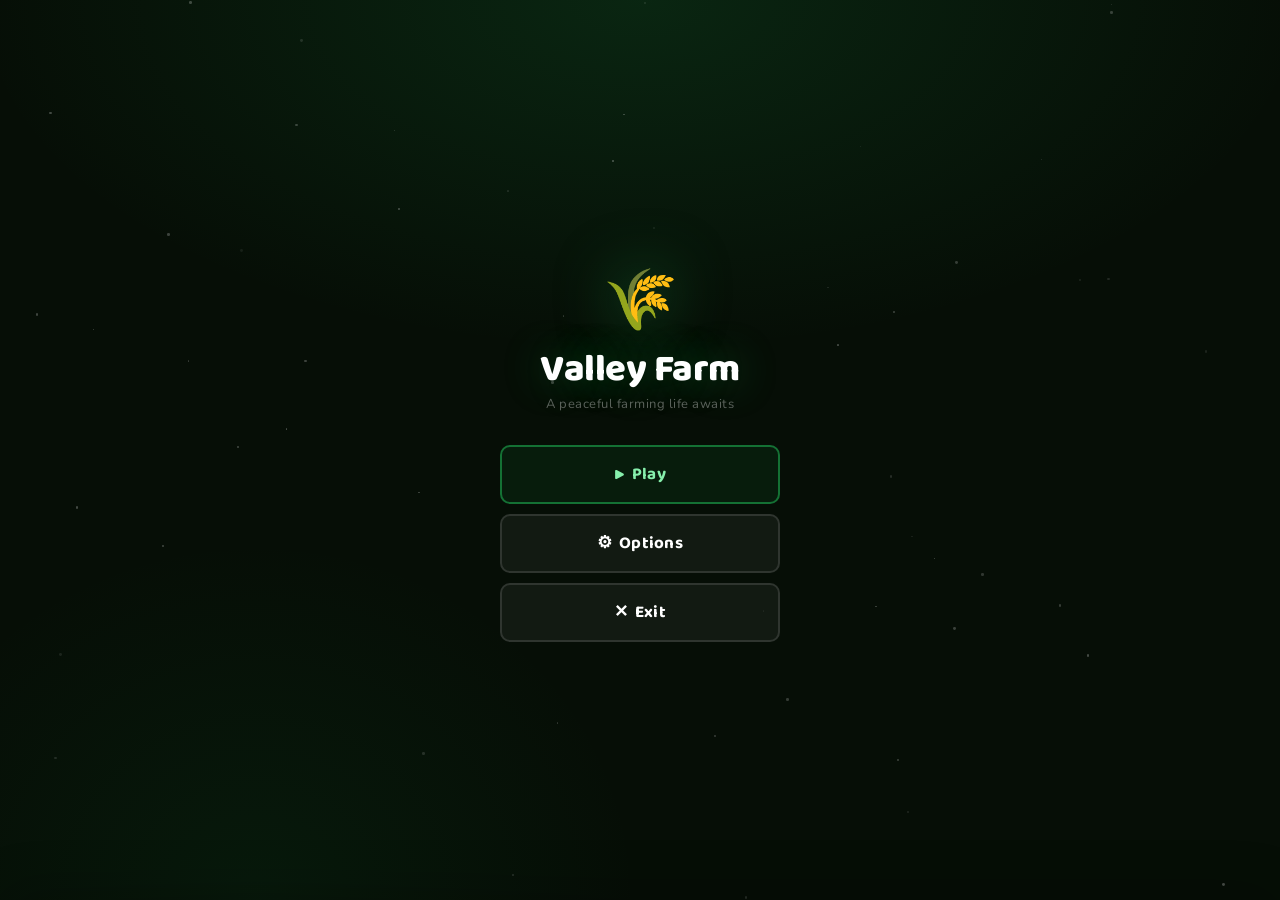
<file: code7.html>
<!DOCTYPE html>
<html lang="en">
<head>
<meta charset="UTF-8">
<meta name="viewport" content="width=device-width, initial-scale=1.0">
<title>Valley Farm</title>
<link href="https://fonts.googleapis.com/css2?family=Nunito:wght@400;600;700;800&family=Baloo+2:wght@700;800&family=Press+Start+2P&display=swap" rel="stylesheet">
<style>
*{box-sizing:border-box;margin:0;padding:0}
:root{
  --bg:#e8f5e9;--ui-bg:#ffffff;--ui-bg2:#f9fafb;--ui-border:#e5e7eb;
  --text-primary:#1a2e1a;--text-muted:#6b7280;--text-soft:#9ca3af;
  --gold:#f59e0b;--green:#22c55e;
}
body.dark{
  --bg:#1a2318;--ui-bg:#1e2a1e;--ui-bg2:#243024;--ui-border:#2d3d2d;
  --text-primary:#d4edda;--text-muted:#8faa8f;--text-soft:#5d7a5d;
}
body.retro{
  --bg:#1a1209;--ui-bg:#120c00;--ui-bg2:#1c1209;--ui-border:#8b6914;
  --text-primary:#f5deb3;--text-muted:#a1887f;--text-soft:#5d4037;
  --gold:#ffd700;--green:#69f0ae;
}
body{font-family:'Nunito',sans-serif;background:var(--bg);overflow:hidden;height:100vh;display:flex;flex-direction:column;user-select:none;transition:background .3s}
.screen{display:none;position:fixed;inset:0;z-index:100;flex-direction:column}
.screen.active{display:flex}

/* ═══ START MENU ═══ */
#auth-screen{align-items:center;justify-content:center;background:#060e06;font-family:'Nunito',sans-serif;overflow:hidden}
#auth-screen::before{content:'';position:absolute;inset:0;background:radial-gradient(ellipse 80% 60% at 50% 0%,rgba(34,197,94,.13) 0%,transparent 65%),radial-gradient(ellipse 60% 80% at 20% 100%,rgba(22,163,74,.08) 0%,transparent 50%);pointer-events:none}
#auth-bg-stars{position:absolute;inset:0;pointer-events:none;overflow:hidden}
.menu-layer{display:none;flex-direction:column;align-items:center;width:100%;max-width:420px;padding:24px 20px;animation:menuFadeIn .28s ease}
.menu-layer.ml-active{display:flex}
@keyframes menuFadeIn{from{opacity:0;transform:translateY(16px)}to{opacity:1;transform:translateY(0)}}
/* START LAYER */
.start-logo{font-size:60px;filter:drop-shadow(0 0 30px rgba(34,197,94,.5));animation:logoFloat 3.5s ease-in-out infinite;margin-bottom:10px}
@keyframes logoFloat{0%,100%{transform:translateY(0)}50%{transform:translateY(-8px)}}
.start-game-title{font-family:'Baloo 2',cursive;font-size:38px;font-weight:800;color:#fff;letter-spacing:-.5px;text-align:center;line-height:1;text-shadow:0 0 40px rgba(34,197,94,.4)}
.start-game-sub{font-size:13px;color:rgba(255,255,255,.35);text-align:center;margin:6px 0 32px;letter-spacing:.5px}
/* MENU BUTTONS */
.menu-btns{display:flex;flex-direction:column;gap:10px;width:100%;max-width:280px}
.menu-btn{width:100%;padding:14px 20px;border:2px solid rgba(255,255,255,.12);border-radius:10px;background:rgba(255,255,255,.05);color:#fff;font-family:'Baloo 2',cursive;font-size:17px;font-weight:700;cursor:pointer;transition:all .18s;letter-spacing:.3px;text-align:center;position:relative;overflow:hidden}
.menu-btn::before{content:'';position:absolute;inset:0;background:linear-gradient(135deg,rgba(34,197,94,.0),rgba(34,197,94,.0));transition:background .18s}
.menu-btn:hover{border-color:rgba(34,197,94,.7);background:rgba(34,197,94,.12);color:#4ade80;transform:translateX(4px)}
.menu-btn:active{transform:translateX(2px) scale(.98)}
.menu-btn-play{border-color:rgba(34,197,94,.5);color:#86efac;background:rgba(34,197,94,.08)}
.menu-btn-play:hover{border-color:#22c55e;background:rgba(34,197,94,.18);color:#fff}
.menu-btn-dim{opacity:.5;cursor:default!important}
.menu-btn-dim:hover{transform:none!important;border-color:rgba(255,255,255,.12)!important;background:rgba(255,255,255,.05)!important;color:#fff!important}
.menu-btn-danger:hover{border-color:rgba(239,68,68,.6)!important;background:rgba(239,68,68,.1)!important;color:#f87171!important}
.coming-soon{display:block;font-size:10px;color:rgba(255,255,255,.35);font-family:'Nunito',sans-serif;font-weight:600;margin-top:2px}
/* SUB MENU LAYERS */
.menu-back{align-self:flex-start;background:none;border:none;color:rgba(255,255,255,.4);font-size:13px;font-weight:700;cursor:pointer;padding:4px 8px;border-radius:6px;margin-bottom:14px;transition:color .15s;font-family:'Nunito',sans-serif}
.menu-back:hover{color:rgba(255,255,255,.75)}
.menu-heading{font-family:'Baloo 2',cursive;font-size:22px;font-weight:800;color:#fff;text-align:center;margin-bottom:20px}
.menu-heading-sub{font-size:12px;color:rgba(255,255,255,.3);text-align:center;margin-top:-14px;margin-bottom:18px}
/* FORM */
.menu-form{width:100%;max-width:300px}
.menu-form label{display:block;font-size:11px;font-weight:700;color:rgba(255,255,255,.4);margin-bottom:5px;text-transform:uppercase;letter-spacing:.6px}
.menu-form input{width:100%;padding:11px 14px;border:1.5px solid rgba(255,255,255,.1);border-radius:8px;font-size:14px;color:#fff;outline:none;transition:border-color .2s,background .2s;background:rgba(255,255,255,.06);font-family:'Nunito',sans-serif;margin-bottom:14px}
.menu-form input::placeholder{color:rgba(255,255,255,.2)}
.menu-form input:focus{border-color:rgba(34,197,94,.5);background:rgba(34,197,94,.06)}
.menu-error{color:#f87171;font-size:12px;font-weight:600;margin-bottom:12px;display:none;background:rgba(239,68,68,.1);padding:8px 12px;border-radius:8px;border:1px solid rgba(239,68,68,.22)}
.menu-btn-create{width:100%;margin-top:4px;font-size:16px;padding:13px;background:linear-gradient(135deg,rgba(34,197,94,.25),rgba(22,163,74,.3));border-color:rgba(34,197,94,.6)!important;color:#86efac}
.menu-btn-create:hover{background:linear-gradient(135deg,rgba(34,197,94,.35),rgba(22,163,74,.4))!important;border-color:#22c55e!important;color:#fff!important;transform:none!important}
/* SAVE LIST */
.save-list{width:100%;max-width:340px;max-height:52vh;overflow-y:auto}
.save-list::-webkit-scrollbar{width:4px}
.save-list::-webkit-scrollbar-thumb{background:rgba(255,255,255,.15);border-radius:4px}
.save-entry{display:flex;align-items:center;justify-content:space-between;padding:11px 14px;background:rgba(255,255,255,.05);border-radius:10px;margin-bottom:6px;cursor:pointer;transition:all .15s;border:1.5px solid rgba(255,255,255,.08)}
.save-entry:hover{background:rgba(34,197,94,.1);border-color:rgba(34,197,94,.35)}
.save-entry-left{flex:1;min-width:0}
.save-entry-name{font-size:14px;font-weight:700;color:#fff}
.save-entry-info{font-size:11px;color:rgba(255,255,255,.35);margin-top:2px}
.save-entry-del{color:rgba(255,255,255,.2);cursor:pointer;font-size:14px;padding:4px 8px;border-radius:5px;transition:all .15s;flex-shrink:0;border:none;background:none;margin-left:8px}
.save-entry-del:hover{color:#f87171;background:rgba(239,68,68,.12)}
.menu-empty{color:rgba(255,255,255,.3);font-size:13px;text-align:center;line-height:2;padding:24px 0}
/* RECENTLY PLAYED */
.recent-label{font-size:10px;font-weight:700;color:rgba(255,255,255,.2);text-transform:uppercase;letter-spacing:.8px;margin:16px 0 8px;text-align:center;width:100%;max-width:280px}
/* BREADCRUMB */
.menu-breadcrumb{display:flex;align-items:center;gap:6px;font-size:11px;color:rgba(255,255,255,.25);margin-bottom:20px;font-weight:600}
.menu-breadcrumb span.sep{opacity:.4}
.menu-breadcrumb span.crumb-active{color:rgba(255,255,255,.65)}
/* Options rows in start menu */
.start-opt-row{display:flex;align-items:center;justify-content:space-between;padding:13px 0;border-bottom:1px solid rgba(255,255,255,.06)}
.start-opt-row:last-child{border-bottom:none}
.start-opt-label{font-size:13px;font-weight:700;color:rgba(255,255,255,.8)}
.start-opt-desc{font-size:11px;color:rgba(255,255,255,.3);margin-top:2px}

/* ═══ MAP FULLSCREEN ═══ */
#map-fullscreen{display:none;position:fixed;inset:0;z-index:500;background:var(--bg);flex-direction:column;overflow:hidden}
#map-fullscreen.mf-open{display:flex;animation:fdIn .22s ease}
.mf-header{background:var(--ui-bg);border-bottom:1.5px solid var(--ui-border);padding:10px 16px;display:flex;align-items:center;gap:12px;flex-shrink:0;box-shadow:0 2px 8px rgba(0,0,0,.06)}
.mf-back{background:var(--ui-bg2);border:1.5px solid var(--ui-border);color:var(--text-primary);font-family:'Nunito',sans-serif;font-size:13px;font-weight:700;cursor:pointer;border-radius:8px;padding:7px 14px;transition:all .15s;flex-shrink:0}
.mf-back:hover{border-color:#86efac;color:#166534;background:#f0fdf4}
body.dark .mf-back:hover{background:#0d2a14;border-color:#166534;color:#4ade80}
.mf-title{font-family:'Baloo 2',cursive;font-size:18px;font-weight:800;color:var(--text-primary);flex:1}
.mf-body{flex:1;overflow-y:auto;padding:16px}
.mf-body::-webkit-scrollbar{width:5px}
.mf-body::-webkit-scrollbar-thumb{background:var(--ui-border);border-radius:4px}
/* Full-screen map visual — much larger than panel version */
.mf-map-visual{position:relative;width:100%;height:min(58vw,340px);background:linear-gradient(135deg,#2d6a4f 0%,#40916c 50%,#1b4332 100%);border-radius:14px;overflow:hidden;border:2px solid var(--ui-border);margin-bottom:16px}
body.retro .mf-map-visual{border:2px solid #8b6914;border-radius:4px}
body.retro #map-fullscreen{background:var(--bg)}
body.retro .mf-header{background:#120c00;border-bottom:3px solid #8b6914}
body.retro .mf-back{background:#1c1209;color:#f5deb3;border:2px solid #3e2723;border-radius:3px;font-size:8.5px;font-family:'Press Start 2P',monospace}
body.retro .mf-title{color:#ffd700;font-size:11px;font-family:'Press Start 2P',monospace}

/* GAME LAYOUT */
#game-screen{background:var(--bg);transition:background .3s}
#hud{background:var(--ui-bg);border-bottom:1.5px solid var(--ui-border);padding:6px 14px;display:flex;align-items:center;justify-content:space-between;flex-wrap:wrap;gap:6px;z-index:50;box-shadow:0 2px 8px rgba(0,0,0,.05)}
.hud-pill{display:flex;align-items:center;gap:5px;background:var(--ui-bg2);border:1.5px solid var(--ui-border);border-radius:20px;padding:4px 10px;font-size:12px;font-weight:700;color:var(--text-primary);white-space:nowrap}
.hud-pill.gold-pill{background:#fefce8;border-color:#fde68a;color:#92400e}
body.dark .hud-pill.gold-pill{background:#2a2000;border-color:#78500a;color:#fbbf24}
.bar-wrap{width:55px;height:5px;background:var(--ui-border);border-radius:4px;overflow:hidden}
.bar-fill{height:100%;border-radius:4px;transition:width .4s}
.autosave-dot{width:7px;height:7px;border-radius:50%;background:#22c55e;animation:savepulse 2.5s infinite}
@keyframes savepulse{0%,100%{opacity:1}50%{opacity:.35}}

#main{display:flex;flex:1;overflow:hidden}
#farm-wrap{flex:1;overflow:auto;padding:12px;display:flex;align-items:flex-start;justify-content:flex-start}
#farm-wrap::-webkit-scrollbar{width:5px;height:5px}
#farm-wrap::-webkit-scrollbar-thumb{background:var(--ui-border);border-radius:4px}
#farm-grid{display:grid;gap:3px}

/* TILES */
.tile{width:52px;height:52px;border-radius:7px;display:flex;align-items:center;justify-content:center;font-size:22px;cursor:pointer;position:relative;border:2px solid rgba(0,0,0,.13);transition:filter .12s,transform .12s;overflow:hidden}
.tile:hover{filter:brightness(1.25);transform:scale(1.1);z-index:5;border-color:rgba(255,255,255,.75);box-shadow:0 4px 14px rgba(0,0,0,.18)}
.tile:active{transform:scale(.93)}
.tile-s0 .crop-em{font-size:14px}.tile-s1 .crop-em{font-size:18px}.tile-s2 .crop-em{font-size:24px}.tile-s3 .crop-em{font-size:28px}
.tile-ready{animation:readypulse 1.4s ease-in-out infinite}
@keyframes readypulse{0%,100%{box-shadow:0 0 0 0 rgba(250,204,21,.7)}50%{box-shadow:0 0 12px 6px rgba(250,204,21,.22)}}
.sparkle{position:absolute;top:2px;right:3px;font-size:10px}
.days-badge{position:absolute;bottom:2px;left:3px;font-size:9px;font-weight:800;color:rgba(255,255,255,.95);text-shadow:0 1px 3px rgba(0,0,0,.7)}
.water-dot{position:absolute;bottom:3px;right:3px;width:5px;height:5px;border-radius:50%;background:#60a5fa}
.grass-deco{font-size:13px;opacity:.22}
.tile-tree{width:52px;height:52px;border-radius:7px;display:flex;align-items:center;justify-content:center;font-size:26px;border:2px solid rgba(0,0,0,.13);pointer-events:none}
.tile-cactus{pointer-events:auto!important;cursor:default!important}
.tile-cactus:hover{filter:none!important;transform:none!important;box-shadow:none!important;border-color:rgba(0,0,0,.13)!important}
.tile-cactus:active{transform:none!important}
.tile-deco{font-size:20px}
.tile-deco-path{opacity:.85}
.deco-badge{position:absolute;bottom:1px;right:2px;font-size:8px;opacity:.6}

/* DESKTOP SIDE PANEL */
#side{width:290px;flex-shrink:0;background:var(--ui-bg);border-left:1.5px solid var(--ui-border);display:flex;flex-direction:column;overflow:hidden;transition:width .3s cubic-bezier(.25,.8,.25,1),opacity .3s ease}
#side.side-collapsed{width:0;opacity:0;pointer-events:none}
#side-content{flex:1;overflow-y:auto;padding:10px}
#side-content::-webkit-scrollbar{width:4px}
#side-content::-webkit-scrollbar-thumb{background:var(--ui-border);border-radius:4px}
@media(max-width:680px){#side{display:none}}

/* SHARED PANEL CONTENT */
.tabs{display:flex;padding:6px 6px 0;gap:3px;border-bottom:1.5px solid var(--ui-border)}
.tab-btn{flex:1;padding:8px 4px;background:transparent;color:var(--text-muted);border:none;border-radius:8px 8px 0 0;font-family:'Nunito',sans-serif;font-size:11px;font-weight:800;cursor:pointer;transition:all .15s}
.tab-btn.active{background:var(--ui-bg2);color:var(--green);border-bottom:2.5px solid var(--green)}
.tab-btn:hover:not(.active){background:var(--ui-bg2)}
.s-sec{font-size:10px;font-weight:800;color:var(--text-soft);text-transform:uppercase;letter-spacing:.8px;margin:12px 0 6px}
.s-sec:first-child{margin-top:0}
.inv-row{display:flex;justify-content:space-between;align-items:center;padding:6px 9px;background:var(--ui-bg2);border-radius:8px;margin-bottom:3px;font-size:12px;font-weight:600;border:1px solid var(--ui-border);color:var(--text-primary)}
.inv-qty{color:var(--gold);font-weight:800}
.inv-val{color:var(--green);font-size:11px;font-weight:700}
.empty-msg{color:var(--text-soft);font-size:11px;line-height:2.1;text-align:center;padding:8px}
.ship-btn{width:100%;margin-top:8px;background:linear-gradient(135deg,#22c55e,#16a34a);color:#fff;border:none;padding:10px 6px;font-family:'Baloo 2',cursive;font-size:13px;cursor:pointer;border-radius:11px;transition:all .15s;box-shadow:0 3px 10px rgba(34,197,94,.2)}
.ship-btn:hover{transform:translateY(-1px);box-shadow:0 5px 14px rgba(34,197,94,.3)}
.pending-box{margin-top:8px;padding:8px;background:#f0fdf4;border:1px solid #86efac;border-radius:10px;font-size:11px;color:#166534;text-align:center;line-height:1.9;font-weight:600}
body.dark .pending-box{background:#0d2a14;border-color:#166534;color:#4ade80}
.stats-box{margin-top:10px;padding:10px;background:var(--ui-bg2);border-radius:10px;font-size:11px;color:var(--text-muted);line-height:2.3;border:1px solid var(--ui-border)}
.stats-box b{color:var(--text-primary)}
.shop-card{padding:10px;background:var(--ui-bg2);border:1px solid var(--ui-border);border-radius:12px;margin-bottom:7px;transition:border-color .15s}
.shop-card:hover{border-color:#86efac}
.shop-name{font-size:13px;font-weight:800;color:var(--text-primary)}
.shop-price{font-size:11px;font-weight:700;color:var(--gold)}
.shop-meta{font-size:10px;color:var(--text-soft);margin:3px 0 7px;line-height:1.8}
.shop-row{display:flex;gap:5px}
.buy-btn{flex:1;background:var(--ui-bg);color:#166534;border:1.5px solid #86efac;padding:6px 3px;font-family:'Nunito',sans-serif;font-size:10px;font-weight:700;cursor:pointer;border-radius:8px;transition:all .15s}
body.dark .buy-btn{color:#4ade80;border-color:#166534;background:var(--ui-bg2)}
.buy-btn:hover:not(:disabled){background:#f0fdf4;border-color:#4ade80}
body.dark .buy-btn:hover:not(:disabled){background:#0d2a14}
.buy-btn:disabled{opacity:.35;cursor:not-allowed}
.winter-msg{color:var(--text-soft);font-size:12px;line-height:2.2;text-align:center;padding:24px 10px}

/* SKILLS SECTION */
.skill-item{margin-bottom:8px}
.skill-header{display:flex;justify-content:space-between;align-items:center;margin-bottom:3px}
.skill-name{font-size:10px;font-weight:800;color:var(--text-primary)}
.skill-level{font-size:10px;font-weight:800;color:var(--gold)}
.skill-bar-outer{height:5px;background:var(--ui-border);border-radius:4px;overflow:hidden}
.skill-bar-inner{height:100%;border-radius:4px;transition:width .5s}
.skill-bonus-tag{font-size:9px;color:var(--green);font-weight:700;margin-top:2px;display:block}

/* UPGRADES TAB */
.upg-card{padding:10px;background:var(--ui-bg2);border:1px solid var(--ui-border);border-radius:12px;margin-bottom:7px;transition:border-color .15s}
.upg-card:hover{border-color:#86efac}
.upg-header{display:flex;justify-content:space-between;align-items:center;margin-bottom:2px}
.upg-name{font-size:12px;font-weight:800;color:var(--text-primary)}
.upg-cost{font-size:11px;font-weight:700;color:var(--gold)}
.upg-desc{font-size:10px;color:var(--text-soft);line-height:1.7;margin:3px 0 5px}
.upg-owned-tag{font-size:9px;font-weight:700;color:var(--green);margin-bottom:5px;display:block}
.upg-buy-btn{width:100%;background:var(--ui-bg);color:#166534;border:1.5px solid #86efac;padding:7px 3px;font-family:'Nunito',sans-serif;font-size:11px;font-weight:700;cursor:pointer;border-radius:8px;transition:all .15s}
body.dark .upg-buy-btn{color:#4ade80;border-color:#166534;background:var(--ui-bg2)}
.upg-buy-btn:hover:not(:disabled){background:#f0fdf4;border-color:#4ade80}
body.dark .upg-buy-btn:hover:not(:disabled){background:#0d2a14}
.upg-buy-btn:disabled{opacity:.4;cursor:not-allowed}

/* MARKET IMPROVEMENTS */
.mkt-sell-all{width:100%;margin-bottom:9px;background:linear-gradient(135deg,#22c55e,#16a34a);color:#fff;border:none;padding:9px 6px;font-family:'Baloo 2',cursive;font-size:12px;cursor:pointer;border-radius:11px;transition:all .15s;box-shadow:0 3px 10px rgba(34,197,94,.2)}
.mkt-sell-all:hover{transform:translateY(-1px);box-shadow:0 5px 14px rgba(34,197,94,.3)}
.winter-bag-note{margin-top:7px;padding:10px 12px;background:#e0f2fe;border:1px solid #7dd3fc;border-radius:10px;font-size:11px;color:#0369a1;text-align:center;line-height:1.9;font-weight:600;cursor:pointer;transition:background .15s}
.winter-bag-note:hover{background:#bae6fd}
body.dark .winter-bag-note{background:#061527;border-color:#0369a1;color:#38bdf8}
.barn-bonus-tag{font-size:9px;color:#d97706;font-weight:700;margin-left:3px}
/* IO buttons in pause */
.pause-io{display:flex;gap:8px;margin-top:8px}
.pause-io-btn{flex:1;padding:9px 4px;border-radius:10px;border:1.5px solid var(--ui-border);background:var(--ui-bg2);color:var(--text-primary);font-family:'Nunito',sans-serif;font-size:11px;font-weight:700;cursor:pointer;transition:all .15s;text-align:center}
.pause-io-btn:hover{border-color:#6366f1;background:#eef2ff;color:#4f46e5}
body.dark .pause-io-btn:hover{background:#1e1a3a;border-color:#6366f1;color:#818cf8}

/* BOTTOM SHEET */
#sheet-bg{display:none;position:fixed;inset:0;background:rgba(0,0,0,.48);z-index:199;backdrop-filter:blur(3px);transition:opacity .3s}
#sheet-bg.sheet-open{display:block}
#bottom-sheet{position:fixed;left:0;right:0;bottom:0;height:88vh;background:var(--ui-bg);border-top:1.5px solid var(--ui-border);border-radius:20px 20px 0 0;z-index:200;display:flex;flex-direction:column;transform:translateY(100%);transition:transform .34s cubic-bezier(.25,.8,.25,1);box-shadow:0 -10px 50px rgba(0,0,0,.22);will-change:transform;touch-action:none}
#bottom-sheet.sheet-open{transform:translateY(0)}
.sheet-handle-wrap{display:flex;align-items:center;justify-content:center;padding:10px 0 4px;flex-shrink:0;cursor:pointer}
.sheet-handle{width:40px;height:4px;background:var(--ui-border);border-radius:4px}
#sheet-content{flex:1;overflow-y:auto;padding:10px 12px 20px}
#sheet-content::-webkit-scrollbar{width:4px}
#sheet-content::-webkit-scrollbar-thumb{background:var(--ui-border);border-radius:4px}
#swipe-hint{display:none;position:fixed;bottom:62px;left:50%;transform:translateX(-50%);background:var(--ui-bg);border:1.5px solid var(--ui-border);border-radius:20px;padding:5px 14px;font-size:11px;font-weight:700;color:var(--text-muted);align-items:center;gap:6px;z-index:50;cursor:pointer;box-shadow:0 2px 12px rgba(0,0,0,.12);animation:hintBob 2.8s ease-in-out infinite;white-space:nowrap}
@keyframes hintBob{0%,100%{transform:translateX(-50%) translateY(0)}50%{transform:translateX(-50%) translateY(-4px)}}

@media(max-width:680px){
  #farm-wrap{padding:8px}
  .tile,.tile-tree{width:45px;height:45px;font-size:19px}
  #farm-grid{gap:2px}
  .hud-pill{font-size:10px;padding:3px 7px}
  #swipe-hint{display:flex}
}
@media(max-width:400px){
  .tile,.tile-tree{width:38px;height:38px;font-size:16px}
  .hud-pill{font-size:9px;padding:3px 5px;gap:3px}
}

/* HELP OVERLAY */
#help-overlay{display:none;position:fixed;inset:0;background:rgba(0,0,0,.62);z-index:900;align-items:center;justify-content:center;backdrop-filter:blur(5px)}
#help-overlay.show{display:flex;animation:fdIn .25s ease}
.help-card{background:var(--ui-bg);border:1.5px solid var(--ui-border);border-radius:24px;width:340px;max-width:92vw;padding:30px 24px 22px;box-shadow:0 24px 80px rgba(0,0,0,.28);position:relative;overflow:hidden}
.help-glow{position:absolute;top:-40px;left:50%;transform:translateX(-50%);width:160px;height:160px;border-radius:50%;background:radial-gradient(circle,rgba(34,197,94,.18) 0%,transparent 70%);pointer-events:none}
.help-skip{position:absolute;top:14px;right:16px;background:none;border:none;color:var(--text-soft);font-size:12px;font-weight:700;cursor:pointer;font-family:'Nunito',sans-serif;padding:4px 8px;border-radius:6px;transition:color .15s,background .15s}
.help-skip:hover{color:var(--text-muted);background:var(--ui-bg2)}
.help-step-label{font-size:9px;font-weight:800;color:var(--text-soft);text-transform:uppercase;letter-spacing:1px;text-align:center;margin-bottom:6px}
.help-emoji{font-size:52px;text-align:center;display:block;margin-bottom:10px;line-height:1}
.help-title{font-family:'Baloo 2',cursive;font-size:20px;color:var(--text-primary);text-align:center;margin-bottom:10px;line-height:1.2}
.help-body{font-size:13px;color:var(--text-muted);line-height:1.85;text-align:center;margin-bottom:14px;min-height:70px}
.help-tip{font-size:11px;font-weight:700;color:var(--green);background:#f0fdf4;border:1px solid #86efac;border-radius:10px;padding:8px 14px;text-align:center;margin-bottom:18px}
body.dark .help-tip{background:#0d2a14;border-color:#166534;color:#4ade80}
.help-dots{display:flex;justify-content:center;gap:5px;margin-bottom:18px}
.help-dot{width:7px;height:7px;border-radius:50%;background:var(--ui-border);transition:background .25s,transform .25s,width .25s}
.help-dot.active{background:var(--green);transform:scale(1.25);width:18px;border-radius:4px}
.help-nav{display:flex;gap:8px;align-items:stretch}
.help-back-btn{padding:10px 14px;border-radius:12px;border:1.5px solid var(--ui-border);background:var(--ui-bg2);color:var(--text-muted);font-family:'Nunito',sans-serif;font-size:12px;font-weight:700;cursor:pointer;transition:all .15s;flex-shrink:0}
.help-back-btn:hover{color:var(--text-primary)}
.help-next-btn{flex:1;padding:11px;border-radius:12px;border:none;background:linear-gradient(135deg,#22c55e,#16a34a);color:#fff;font-family:'Baloo 2',cursive;font-size:14px;cursor:pointer;transition:all .15s}
.help-next-btn:hover{transform:translateY(-1px);box-shadow:0 5px 14px rgba(34,197,94,.3)}

/* ACHIEVEMENT POPUP */
#achieve-popup{display:none;position:fixed;top:70px;left:50%;transform:translateX(-50%);z-index:960;min-width:260px;max-width:88vw;background:var(--ui-bg);border:2px solid var(--gold);border-radius:20px;padding:16px 22px 14px;box-shadow:0 8px 50px rgba(245,158,11,.3),0 0 0 1px rgba(245,158,11,.1);text-align:center;pointer-events:none}
#achieve-popup.show{display:block;animation:achievePop .5s cubic-bezier(.34,1.56,.64,1) forwards}
@keyframes achievePop{from{opacity:0;transform:translateX(-50%) translateY(-20px) scale(.85)}to{opacity:1;transform:translateX(-50%) translateY(0) scale(1)}}
.achieve-label{font-size:9px;font-weight:800;color:var(--gold);text-transform:uppercase;letter-spacing:1.2px;margin-bottom:5px}
.achieve-icon{font-size:36px;margin-bottom:4px;display:block}
.achieve-name{font-family:'Baloo 2',cursive;font-size:17px;color:var(--text-primary);margin-bottom:3px}
.achieve-desc{font-size:11px;color:var(--text-muted);line-height:1.6}

/* TOOLBAR */
#toolbar{background:var(--ui-bg);border-top:1.5px solid var(--ui-border);padding:8px 12px;display:flex;align-items:center;gap:6px;flex-wrap:nowrap;overflow-x:auto;z-index:50}
.tool-btn{background:var(--ui-bg2);color:var(--text-primary);border:1.5px solid var(--ui-border);padding:7px 12px;font-family:'Nunito',sans-serif;font-size:12px;font-weight:700;cursor:pointer;border-radius:10px;transition:all .15s;white-space:nowrap;flex-shrink:0}
.tool-btn:hover{border-color:#86efac;background:#f0fdf4;color:#166534}
body.dark .tool-btn:hover{background:#0d2a14;border-color:#166534;color:#4ade80}
.tool-btn.active{border-color:#22c55e;background:#dcfce7;color:#166534}
body.dark .tool-btn.active{background:#0d2a14;border-color:#4ade80;color:#4ade80}
.tool-btn:active{transform:scale(.95)}
#seed-select,#deco-select{background:var(--ui-bg2);color:var(--text-primary);border:1.5px solid var(--ui-border);padding:7px 10px;font-family:'Nunito',sans-serif;font-size:11px;font-weight:600;border-radius:10px;cursor:pointer;flex-shrink:0;outline:none}
.spacer{flex:1}
#sleep-btn{background:linear-gradient(135deg,#6366f1,#4f46e5);color:#fff;border:none;padding:8px 16px;font-family:'Baloo 2',cursive;font-size:13px;cursor:pointer;border-radius:10px;transition:all .15s;flex-shrink:0;box-shadow:0 3px 10px rgba(99,102,241,.3)}
#sleep-btn:hover{transform:translateY(-1px);box-shadow:0 5px 14px rgba(99,102,241,.4)}
#pause-btn{background:var(--ui-bg2);color:var(--text-primary);border:1.5px solid var(--ui-border);padding:7px 12px;font-family:'Nunito',sans-serif;font-size:12px;font-weight:700;cursor:pointer;border-radius:10px;transition:all .15s;flex-shrink:0}
#pause-btn:hover{border-color:#6366f1;background:#eef2ff;color:#4f46e5}
body.dark #pause-btn:hover{background:#1e1a3a;border-color:#6366f1;color:#818cf8}

/* TOASTS */
#toast-wrap{position:fixed;top:54px;right:14px;display:flex;flex-direction:column;gap:5px;z-index:999;pointer-events:none}
.toast{background:var(--ui-bg);border:1.5px solid var(--ui-border);padding:8px 14px;font-size:12px;font-weight:700;border-radius:12px;box-shadow:0 4px 18px rgba(0,0,0,.1);animation:toastIn .22s ease;max-width:230px;color:var(--text-primary)}
@keyframes toastIn{from{transform:translateX(110%);opacity:0}to{transform:translateX(0);opacity:1}}
.toast-out{animation:toastOut .2s ease forwards}
@keyframes toastOut{to{transform:translateX(110%);opacity:0}}
.toast.t-success{border-color:#86efac;color:#166534}
body.dark .toast.t-success{color:#4ade80;border-color:#166534}
.toast.t-warn{border-color:#fde68a;color:#92400e}
.toast.t-error{border-color:#fca5a5;color:#991b1b}

/* SLEEP */
#sleep-overlay{display:none;position:fixed;inset:0;background:rgba(15,23,42,.96);z-index:1000;align-items:center;justify-content:center;flex-direction:column;gap:14px}
#sleep-overlay.show{display:flex;animation:fdIn .4s ease}
@keyframes fdIn{from{opacity:0}to{opacity:1}}
.sleep-moon{font-size:56px;animation:floatY 2s ease-in-out infinite}
@keyframes floatY{0%,100%{transform:translateY(0)}50%{transform:translateY(-10px)}}
.sleep-text{font-family:'Baloo 2',cursive;font-size:18px;color:#e2e8f0}
.sleep-sub{font-size:12px;color:#64748b}

/* SEASON BANNER */
.season-banner{position:fixed;top:50%;left:50%;transform:translate(-50%,-50%);background:var(--ui-bg);border:2px solid var(--ui-border);padding:18px 36px;font-family:'Baloo 2',cursive;font-size:18px;color:var(--text-primary);z-index:900;pointer-events:none;text-align:center;border-radius:18px;box-shadow:0 10px 40px rgba(0,0,0,.15);animation:bannerPop .45s ease}
@keyframes bannerPop{from{transform:translate(-50%,-50%) scale(.5);opacity:0}to{transform:translate(-50%,-50%) scale(1);opacity:1}}

/* PAUSE MENU */
#pause-overlay{display:none;position:fixed;inset:0;background:rgba(0,0,0,.5);z-index:800;align-items:center;justify-content:center}
#pause-overlay.show{display:flex;animation:fdIn .2s ease}
.pause-card{background:var(--ui-bg);border-radius:22px;padding:30px 26px;width:320px;border:1.5px solid var(--ui-border);box-shadow:0 20px 60px rgba(0,0,0,.2);max-height:90vh;overflow-y:auto}
.pause-title{font-family:'Baloo 2',cursive;font-size:22px;color:var(--text-primary);text-align:center;margin-bottom:4px}
.pause-sub{font-size:12px;color:var(--text-muted);text-align:center;margin-bottom:20px}
.pause-row{display:flex;align-items:center;justify-content:space-between;padding:11px 0;border-bottom:1px solid var(--ui-border)}
.pause-row:last-of-type{border-bottom:none}
.pause-label{font-size:13px;font-weight:700;color:var(--text-primary)}
.pause-desc{font-size:10px;color:var(--text-soft);margin-top:2px}
.toggle{position:relative;width:44px;height:24px;flex-shrink:0}
.toggle input{opacity:0;width:0;height:0}
.toggle-slider{position:absolute;inset:0;background:#d1d5db;border-radius:24px;cursor:pointer;transition:background .2s}
.toggle input:checked+.toggle-slider{background:#22c55e}
.toggle-slider::before{content:'';position:absolute;width:18px;height:18px;left:3px;top:3px;background:#fff;border-radius:50%;transition:transform .2s;box-shadow:0 1px 3px rgba(0,0,0,.2)}
.toggle input:checked+.toggle-slider::before{transform:translateX(20px)}
.pause-btn-row{display:flex;gap:8px;margin-top:18px}
.pause-action{flex:1;padding:9px 4px;border-radius:10px;border:1.5px solid var(--ui-border);background:var(--ui-bg2);color:var(--text-primary);font-family:'Nunito',sans-serif;font-size:11px;font-weight:700;cursor:pointer;transition:all .15s}
.pause-action:hover{border-color:#86efac;background:#f0fdf4;color:#166534}
body.dark .pause-action:hover{background:#0d2a14;border-color:#166534;color:#4ade80}
.pause-action.danger:hover{border-color:#fca5a5;background:#fef2f2;color:#991b1b}
body.dark .pause-action.danger:hover{background:#2a0d0d;border-color:#991b1b;color:#f87171}
.pause-close{width:100%;margin-top:8px;padding:11px;border-radius:12px;border:none;background:linear-gradient(135deg,#22c55e,#16a34a);color:#fff;font-family:'Baloo 2',cursive;font-size:15px;cursor:pointer;transition:all .15s}
.pause-close:hover{transform:translateY(-1px);box-shadow:0 5px 14px rgba(34,197,94,.3)}

/* ═══ RETRO THEME ═══ */
body.retro,body.retro .tab-btn,body.retro .tool-btn,body.retro #seed-select,body.retro #deco-select,
body.retro .pause-action,body.retro .pause-close,body.retro .pause-title,
body.retro .pause-sub,body.retro .pause-label,body.retro .pause-desc,
body.retro .ship-btn,body.retro .buy-btn,body.retro .s-sec,
body.retro .inv-row,body.retro .shop-name,body.retro .shop-price,
body.retro .shop-meta,body.retro .inv-qty,body.retro .inv-val,
body.retro .empty-msg,body.retro .winter-msg,body.retro .stats-box,
body.retro .pending-box,body.retro .hud-pill,body.retro .sleep-text,
body.retro .sleep-sub,body.retro #sleep-btn,body.retro #pause-btn,
body.retro .season-banner,body.retro .toast,body.retro #swipe-hint,
body.retro .days-badge{font-family:'Press Start 2P',monospace!important}
body.retro #hud{background:#120c00;border-bottom:3px solid #8b6914;box-shadow:none;padding:5px 10px}
body.retro .hud-pill{background:transparent!important;border:none!important;border-radius:0!important;padding:2px 6px!important;font-size:8.5px!important;color:#f5deb3!important;gap:4px}
body.retro .hud-pill.gold-pill{color:#ffd700!important}
body.retro .autosave-dot{background:#69f0ae}
body.retro .bar-wrap{background:#2d1b00;border-radius:2px}
body.retro .bar-fill{border-radius:2px}
body.retro .tile{border-radius:4px;border:1px solid rgba(0,0,0,.3)}
body.retro .tile:hover{box-shadow:0 0 0 2px #8b6914!important;border-color:#8b6914}
body.retro .tile-tree{border-radius:4px;border:1px solid rgba(0,0,0,.3)}
body.retro .days-badge{font-size:7.5px}
body.retro #bottom-sheet{background:#120c00;border-top:3px solid #8b6914}
body.retro .sheet-handle{background:#3e2723}
body.retro .tabs{background:#120c00;border-bottom:2px solid #8b6914;padding:0}
body.retro #side{background:#120c00;border-left:3px solid #8b6914}
body.retro .help-card{background:#120c00;border:3px solid #8b6914;border-radius:4px;box-shadow:6px 6px 0 rgba(0,0,0,.8)}
body.retro .help-title{color:#ffd700}
body.retro .help-body{color:#a1887f}
body.retro .help-step-label{color:#5d4037}
body.retro .help-tip{background:#0d2e10;border:1px solid #388e3c;color:#a5d6a7;border-radius:3px}
body.retro .help-back-btn{background:#1c1209;color:#a1887f;border:1px solid #3e2723;border-radius:3px}
body.retro .help-next-btn{background:#1b5e20!important;border:2px solid #388e3c;border-radius:3px}
body.retro .help-skip{color:#5d4037}
body.retro .help-dot{background:#3e2723}
body.retro .help-dot.active{background:#ffd700}
body.retro #achieve-popup{background:#120c00;border:3px solid #ffd700;border-radius:4px;box-shadow:6px 6px 0 rgba(0,0,0,.8)}
body.retro .achieve-label{color:#ffd700}
body.retro .achieve-name{color:#f5deb3}
body.retro .achieve-desc{color:#a1887f}
body.retro .tab-btn{border-radius:0;font-size:7.5px;color:#a1887f;padding:8px 2px}
body.retro .tab-btn.active{background:#2d1b00;color:#ffd700;border-bottom:2px solid #ffd700}
body.retro .tab-btn:hover:not(.active){background:#1c1209;color:#f5deb3}
body.retro #sheet-content{padding:8px}
body.retro .s-sec{color:#a5d6a7;font-size:10px;letter-spacing:.3px;margin:10px 0 5px;font-family:'Press Start 2P',monospace}
body.retro .inv-row{background:#1c1209;border:1px solid #3e2723;border-radius:3px;font-size:7.5px;color:#f5deb3;padding:5px 7px}
body.retro .inv-qty{color:#ffd700}
body.retro .inv-val{color:#69f0ae;font-size:7.5px}
body.retro .empty-msg{color:#5d4037;font-size:7.5px;line-height:2}
body.retro .ship-btn{background:#1b5e20!important;background-image:none!important;color:#a5d6a7;border:2px solid #388e3c;border-radius:3px;font-size:8px;box-shadow:none;padding:8px 4px}
body.retro .ship-btn:hover{background:#2e7d32!important;transform:none!important;box-shadow:none!important}
body.retro .pending-box{background:#0d3b15;border:1px solid #388e3c;border-radius:3px;color:#a5d6a7;font-size:7.5px}
body.retro .stats-box{background:#1c1209;border:1px solid #3e2723;border-radius:3px;color:#a1887f;font-size:7.5px;line-height:2.2}
body.retro .stats-box b{color:#f5deb3}
body.retro .shop-card{background:#1c1209;border:1px solid #3e2723;border-radius:3px;padding:8px}
body.retro .shop-card:hover{border-color:#8b6914}
body.retro .shop-name{color:#f5deb3;font-size:8px}
body.retro .shop-price{color:#ffd700;font-size:7px}
body.retro .shop-meta{color:#5d4037;font-size:6.5px;line-height:1.8}
body.retro .buy-btn{background:#1c1209;color:#69f0ae;border:1px solid #1b5e20;border-radius:2px;font-size:6.5px}
body.retro .buy-btn:hover:not(:disabled){background:#0d2e10!important;border-color:#388e3c}
body.retro .winter-msg{color:#5d4037;font-size:7.5px;line-height:2.4}
body.retro #dn-icon{font-size:12px!important}
body.retro #hud-energy{font-size:8px!important}
body.retro #toolbar{background:#120c00;border-top:3px solid #8b6914;padding:6px 8px}
body.retro .tool-btn{background:#1c1209;color:#f5deb3;border:2px solid #3e2723;border-radius:3px;font-size:8.5px;padding:6px 8px}
body.retro .tool-btn:hover{border-color:#8b6914!important;background:#2d1b00!important;color:#f5deb3!important}
body.retro .tool-btn.active{border-color:#ffd700!important;background:#2d1b00!important;color:#ffd700!important}
body.retro #seed-select,body.retro #deco-select{background:#1c1209;color:#f5deb3;border:2px solid #3e2723;border-radius:3px;font-size:7.5px}
body.retro #sleep-btn{background:#1a237e!important;background-image:none!important;color:#e8eaf6;border:2px solid #7986cb;border-radius:3px;font-size:8.5px;padding:6px 12px;box-shadow:none}
body.retro #sleep-btn:hover{background:#283593!important;transform:none!important;box-shadow:none!important}
body.retro #pause-btn{background:#1c1209;color:#f5deb3;border:2px solid #3e2723;border-radius:3px;font-size:8.5px}
body.retro #pause-btn:hover{border-color:#8b6914!important;background:#2d1b00!important;color:#f5deb3!important}
body.retro .toast{background:#120c00;border-width:2px;border-style:solid;border-radius:3px;font-size:8px;box-shadow:3px 3px 0 rgba(0,0,0,.7);color:#f5deb3}
body.retro .toast.t-success{border-color:#69f0ae!important;color:#a5d6a7!important}
body.retro .toast.t-warn{border-color:#ffb74d!important;color:#ffe0b2!important}
body.retro .toast.t-error{border-color:#ef5350!important;color:#ffcdd2!important}
body.retro .toast.t-info{border-color:#4fc3f7!important;color:#b3e5fc!important}
body.retro .pause-card{background:#120c00;border:3px solid #8b6914;border-radius:4px;box-shadow:6px 6px 0 rgba(0,0,0,.8)}
body.retro .pause-title{color:#ffd700;font-size:15px}
body.retro .pause-sub{color:#a1887f;font-size:8px}
body.retro .pause-row{border-color:#3e2723}
body.retro .pause-label{color:#f5deb3;font-size:9px}
body.retro .pause-desc{color:#5d4037;font-size:7.5px}
body.retro .toggle-slider{background:#3e2723}
body.retro .toggle input:checked+.toggle-slider{background:#388e3c}
body.retro .pause-action{background:#1c1209;color:#f5deb3;border:2px solid #3e2723;border-radius:3px;font-size:8px}
body.retro .pause-action:hover{border-color:#8b6914!important;background:#2d1b00!important;color:#ffd700!important}
body.retro .pause-action.danger:hover{border-color:#ef5350!important;background:#2a0d0d!important;color:#ef9a9a!important}
body.retro .pause-close{background:#1b5e20!important;background-image:none!important;border:2px solid #388e3c;border-radius:3px;font-size:9px;box-shadow:none}
body.retro .pause-close:hover{transform:none!important;box-shadow:none!important;background:#2e7d32!important}
body.retro .season-banner{background:#120c00;border:3px solid #ffd700;border-radius:4px;box-shadow:6px 6px 0 rgba(0,0,0,.8);color:#ffd700;font-size:14px}
body.retro .sleep-text{font-size:14px;color:#7986cb}
body.retro .sleep-sub{color:#5c6bc0;font-size:9px}
.tile-idle{border:1.5px dashed rgba(156,163,175,.5)!important}
body.retro .tile-idle{border:1.5px dashed #8b6914!important}
/* Retro overrides for new elements */
body.retro .upg-card{background:#1c1209;border:1px solid #3e2723;border-radius:3px}
body.retro .upg-card:hover{border-color:#8b6914}
body.retro .upg-name{color:#f5deb3;font-size:8px;font-family:'Press Start 2P',monospace}
body.retro .upg-cost{color:#ffd700;font-size:7px;font-family:'Press Start 2P',monospace}
body.retro .upg-desc{color:#5d4037;font-size:6.5px;font-family:'Press Start 2P',monospace;line-height:1.9}
body.retro .upg-owned-tag{color:#69f0ae;font-size:6.5px;font-family:'Press Start 2P',monospace}
body.retro .upg-buy-btn{background:#1c1209;color:#69f0ae;border:1px solid #1b5e20;border-radius:2px;font-size:6.5px;font-family:'Press Start 2P',monospace}
body.retro .upg-buy-btn:hover:not(:disabled){background:#0d2e10!important;border-color:#388e3c}
body.retro .mkt-sell-all{background:#1b5e20!important;background-image:none!important;border:2px solid #388e3c;border-radius:3px;font-size:7px;color:#a5d6a7;box-shadow:none;font-family:'Press Start 2P',monospace}
body.retro .mkt-sell-all:hover{transform:none!important;box-shadow:none!important;background:#2e7d32!important}
body.retro .winter-bag-note{background:#061527;border:1px solid #0369a1;color:#4fc3f7;font-size:7px;font-family:'Press Start 2P',monospace;border-radius:3px;line-height:2.2}
body.retro .skill-name{color:#f5deb3;font-size:7px;font-family:'Press Start 2P',monospace}
body.retro .skill-level{color:#ffd700;font-size:7px;font-family:'Press Start 2P',monospace}
body.retro .skill-bonus-tag{color:#69f0ae;font-size:6px;font-family:'Press Start 2P',monospace}
body.retro .pause-io-btn{background:#1c1209;color:#f5deb3;border:2px solid #3e2723;border-radius:3px;font-size:7.5px;font-family:'Press Start 2P',monospace}
body.retro .pause-io-btn:hover{border-color:#6366f1!important;background:#1a237e!important;color:#9fa8da!important}

/* ═══ WINTER MARKET / AUCTION HOUSE ═══ */
.market-header{font-size:10px;color:var(--text-soft);margin-bottom:10px;padding:6px 10px;background:var(--ui-bg2);border-radius:8px;border:1px solid var(--ui-border);text-align:center;line-height:1.6}
.market-row{padding:8px 10px;background:var(--ui-bg2);border:1px solid var(--ui-border);border-radius:10px;margin-bottom:5px;transition:border-color .15s}
.market-row-has{border-color:#86efac;background:#f0fdf4}
body.dark .market-row-has{background:#0a2016;border-color:#166534}
.market-top{display:flex;align-items:center;justify-content:space-between;gap:6px;margin-bottom:3px}
.market-left{display:flex;align-items:center;gap:7px;flex:1;min-width:0}
.market-em{font-size:18px;flex-shrink:0}
.market-name{font-size:11px;font-weight:800;color:var(--text-primary)}
.market-qty{font-size:9px;color:var(--green);font-weight:700}
.market-price-block{display:flex;align-items:center;gap:4px;flex-shrink:0}
.market-mini{display:flex;align-items:flex-end;height:16px;gap:1px}
.market-price{font-size:12px;font-weight:800;color:var(--text-primary);min-width:36px;text-align:right}
.market-trend{font-size:9px;font-weight:800;min-width:32px;text-align:right}
.market-sell-row{display:flex;gap:5px}
.sell-mkt-btn{flex:1;padding:5px 6px;border-radius:7px;border:1.5px solid #86efac;background:var(--ui-bg);color:#166534;font-family:'Nunito',sans-serif;font-size:10px;font-weight:800;cursor:pointer;transition:all .14s;white-space:nowrap;text-align:center}
body.dark .sell-mkt-btn{color:#4ade80;border-color:#166534;background:var(--ui-bg2)}
.sell-mkt-btn:hover{background:#dcfce7;border-color:#4ade80}
body.dark .sell-mkt-btn:hover{background:#0a2016}
.sell-mkt-btn.sell-all{background:linear-gradient(135deg,#22c55e,#16a34a);color:#fff;border-color:transparent}
.sell-mkt-btn.sell-all:hover{opacity:.9}
.market-note{font-size:11px;color:var(--text-soft);text-align:center;padding:12px 8px;line-height:1.8}
.market-yr-badge{display:inline-block;font-size:9px;font-weight:800;padding:2px 8px;border-radius:20px;margin-left:5px;vertical-align:middle}
.market-yr-badge.bull{background:#dcfce7;color:#166534}
.market-yr-badge.bear{background:#fef2f2;color:#991b1b}
body.dark .market-yr-badge.bull{background:#0a2016;color:#4ade80}
body.dark .market-yr-badge.bear{background:#2a0d0d;color:#f87171}
body.retro .market-header{background:#1c1209;border:1px solid #3e2723;border-radius:3px;color:#a1887f;font-size:8px;font-family:'Press Start 2P',monospace}
body.retro .market-row{background:#1c1209;border:1px solid #3e2723;border-radius:3px}
body.retro .market-row-has{border-color:#388e3c;background:#0d2010}
body.retro .market-name{color:#f5deb3;font-size:8px;font-family:'Press Start 2P',monospace}
body.retro .market-qty{color:#69f0ae;font-size:7px;font-family:'Press Start 2P',monospace}
body.retro .market-qty-base{color:var(--text-soft);font-size:7px;font-family:'Press Start 2P',monospace}
body.retro .market-price{color:#ffd700;font-size:8px;font-family:'Press Start 2P',monospace}
body.retro .market-trend{font-size:7.5px;font-family:'Press Start 2P',monospace}
body.retro .sell-mkt-btn{background:#1c1209;color:#69f0ae;border:1px solid #1b5e20;border-radius:2px;font-size:6.5px;font-family:'Press Start 2P',monospace}
body.retro .sell-mkt-btn.sell-all{background:#1b5e20;color:#a5d6a7;border-color:#388e3c}
body.retro .market-note{color:#5d4037;font-size:7.5px;font-family:'Press Start 2P',monospace;line-height:2}
body.retro .market-yr-badge.bull{background:#0a2016;color:#69f0ae;font-family:'Press Start 2P',monospace;font-size:7px}
body.retro .market-yr-badge.bear{background:#2a0d0d;color:#ef9a9a;font-family:'Press Start 2P',monospace;font-size:7px}

/* ═══ CROP SWAY ═══ */
@keyframes cropSway{0%,100%{transform:rotate(-3deg) translateY(0)}50%{transform:rotate(3deg) translateY(-1px)}}
@keyframes cropSwayReady{0%,100%{transform:rotate(-4deg) translateY(0) scale(1.04)}50%{transform:rotate(4deg) translateY(-2px) scale(1.08)}}
.crop-em{display:inline-block;transform-origin:bottom center;animation:cropSway 2.6s ease-in-out infinite}
.tile-s0 .crop-em{animation-duration:3.4s}
.tile-s1 .crop-em{animation-duration:3s}
.tile-s2 .crop-em{animation-duration:2.6s}
.tile-s3 .crop-em{animation-name:cropSwayReady;animation-duration:1.8s}
.tile:nth-child(3n+1) .crop-em{animation-delay:-.4s}
.tile:nth-child(3n+2) .crop-em{animation-delay:-.9s}
.tile:nth-child(3n) .crop-em{animation-delay:-1.5s}

/* ═══ TOOL EFFECTS ═══ */
.tile-effect{position:fixed;pointer-events:none;z-index:600;font-size:22px;line-height:1;animation:tileEffectPop .65s ease forwards}
@keyframes tileEffectPop{0%{transform:scale(.3) translateY(0);opacity:1}55%{transform:scale(1.5) translateY(-18px);opacity:.9}100%{transform:scale(.7) translateY(-36px);opacity:0}}

/* ═══ AMBIENT PARTICLES ═══ */
#ambient-layer{position:fixed;inset:0;pointer-events:none;z-index:3;overflow:hidden}
.ambient-particle{position:absolute;pointer-events:none;user-select:none;line-height:1;animation-timing-function:linear;animation-fill-mode:forwards}
@keyframes ambientFall{0%{transform:translateY(-40px) rotate(0deg) translateX(0);opacity:0}8%{opacity:.6}88%{opacity:.4}100%{transform:translateY(110vh) rotate(400deg) translateX(28px);opacity:0}}
@keyframes ambientRise{0%{transform:translateY(110vh) rotate(0deg) translateX(0);opacity:0}8%{opacity:.6}88%{opacity:.4}100%{transform:translateY(-40px) rotate(-300deg) translateX(-18px);opacity:0}}

/* ═══ HARVEST ALL ═══ */
#tool-harvestall{display:none;background:linear-gradient(135deg,#f59e0b,#d97706);color:#fff;border:none;padding:7px 14px;font-family:'Baloo 2',cursive;font-size:12px;cursor:pointer;border-radius:10px;white-space:nowrap;flex-shrink:0;box-shadow:0 3px 10px rgba(245,158,11,.35);animation:harvestPulse 1.6s ease-in-out infinite}
@keyframes harvestPulse{0%,100%{box-shadow:0 3px 10px rgba(245,158,11,.35)}50%{box-shadow:0 2px 22px rgba(245,158,11,.8)}}
#tool-harvestall:hover{opacity:.9;transform:translateY(-1px)}
body.retro #tool-harvestall{background:#b8860b!important;border:2px solid #ffd700;border-radius:3px;font-size:8px;box-shadow:none;animation:none}

/* ═══ MAP TAB ═══ */
.map-wrap{display:flex;flex-direction:column;gap:10px;padding:4px 0}
.map-visual{position:relative;width:100%;aspect-ratio:5/3;border-radius:12px;overflow:hidden;background:#2d6a4f;border:2px solid var(--ui-border);flex-shrink:0;min-height:150px}
.map-plot{position:absolute;border-radius:6px;display:flex;align-items:center;justify-content:center;flex-direction:column;cursor:pointer;transition:filter .15s,box-shadow .15s;border:2px solid rgba(0,0,0,.18)}
.map-plot:hover{filter:brightness(1.15);box-shadow:0 0 0 2px rgba(255,255,255,.6)}
.map-plot-em{font-size:18px;line-height:1}
.map-plot-lbl{font-size:7px;font-weight:800;color:rgba(255,255,255,.9);text-shadow:0 1px 3px rgba(0,0,0,.7);text-align:center;line-height:1.3;margin-top:2px}
.map-plot-status{font-size:6px;font-weight:800;color:rgba(255,255,255,.75);text-shadow:0 1px 2px rgba(0,0,0,.6)}
.map-owned-ring{box-shadow:0 0 0 3px #22c55e,0 0 0 5px rgba(34,197,94,.3)!important}
.map-rented-ring{box-shadow:0 0 0 3px #f59e0b,0 0 0 5px rgba(245,158,11,.3)!important}
.land-card{padding:10px;background:var(--ui-bg2);border:1px solid var(--ui-border);border-radius:12px;transition:border-color .15s}
.land-card:hover{border-color:#86efac}
.land-card-top{display:flex;align-items:center;justify-content:space-between;margin-bottom:3px}
.land-card-left{display:flex;align-items:center;gap:7px}
.land-em{font-size:20px}
.land-name{font-size:12px;font-weight:800;color:var(--text-primary)}
.land-fert{font-size:9px;font-weight:700;padding:2px 7px;border-radius:10px;margin-left:4px}
.land-fert.poor{background:#fef9c3;color:#92400e}
.land-fert.average{background:#dcfce7;color:#166534}
.land-fert.rich{background:#d1fae5;color:#065f46}
.land-fert.volcanic{background:#fee2e2;color:#991b1b}
body.dark .land-fert.poor{background:#2a1f00;color:#fbbf24}
body.dark .land-fert.average{background:#0d2a14;color:#4ade80}
body.dark .land-fert.rich{background:#0a2e1a;color:#34d399}
body.dark .land-fert.volcanic{background:#2a0d0d;color:#f87171}
.land-desc{font-size:10px;color:var(--text-soft);line-height:1.6;margin:4px 0}
.land-price-row{display:flex;gap:4px;align-items:center;margin-bottom:6px;flex-wrap:wrap}
.land-price-tag{font-size:10px;font-weight:700;color:var(--gold)}
.land-rent-tag{font-size:9px;font-weight:700;color:var(--text-muted)}
.land-interest-tag{font-size:8px;color:var(--text-soft)}
.land-btn-row{display:flex;gap:5px}
.land-btn{flex:1;padding:6px 3px;border-radius:8px;font-family:'Nunito',sans-serif;font-size:10px;font-weight:700;cursor:pointer;border:1.5px solid;transition:all .14s;text-align:center}
.land-btn-buy{background:#dcfce7;color:#166534;border-color:#86efac}
body.dark .land-btn-buy{background:#0d2a14;color:#4ade80;border-color:#166534}
.land-btn-buy:hover:not(:disabled){background:#bbf7d0;border-color:#4ade80}
.land-btn-rent{background:#fef9c3;color:#92400e;border-color:#fde68a}
body.dark .land-btn-rent{background:#2a1f00;color:#fbbf24;border-color:#78500a}
.land-btn-rent:hover:not(:disabled){background:#fef08a;border-color:#f59e0b}
.land-btn-leave{background:var(--ui-bg);color:#991b1b;border-color:#fca5a5}
body.dark .land-btn-leave{background:var(--ui-bg2);color:#f87171;border-color:#7f1d1d}
.land-btn-leave:hover{background:#fef2f2;border-color:#f87171}
body.dark .land-btn-leave:hover{background:#2a0d0d}
.land-btn:disabled{opacity:.35;cursor:not-allowed}
.land-owned-badge{display:inline-flex;align-items:center;gap:4px;font-size:9px;font-weight:700;color:#166534;background:#dcfce7;border:1px solid #86efac;border-radius:8px;padding:3px 8px;margin-bottom:5px}
body.dark .land-owned-badge{color:#4ade80;background:#0d2a14;border-color:#166534}
.land-rented-badge{display:inline-flex;align-items:center;gap:4px;font-size:9px;font-weight:700;color:#92400e;background:#fef9c3;border:1px solid #fde68a;border-radius:8px;padding:3px 8px;margin-bottom:5px}
body.dark .land-rented-badge{color:#fbbf24;background:#2a1f00;border-color:#78500a}
.land-debt-tag{font-size:9px;color:#991b1b;font-weight:700}
.map-legend{display:flex;gap:8px;flex-wrap:wrap;padding:6px 0;font-size:9px;font-weight:700;color:var(--text-muted)}
.map-legend-dot{display:inline-block;width:8px;height:8px;border-radius:50%;margin-right:3px;vertical-align:middle}

/* Retro map styles */
body.retro .map-visual{border:2px solid #8b6914;border-radius:4px}
body.retro .map-plot{border-radius:3px}
body.retro .land-card{background:#1c1209;border:1px solid #3e2723;border-radius:3px}
body.retro .land-name{color:#f5deb3;font-size:8px;font-family:'Press Start 2P',monospace}
body.retro .land-desc{color:#5d4037;font-size:6.5px;font-family:'Press Start 2P',monospace;line-height:1.8}
body.retro .land-price-tag{font-size:7px;font-family:'Press Start 2P',monospace}
body.retro .land-rent-tag{font-size:6.5px;font-family:'Press Start 2P',monospace}
body.retro .land-interest-tag{font-size:6px;font-family:'Press Start 2P',monospace}
body.retro .land-btn{font-size:6.5px;font-family:'Press Start 2P',monospace;border-radius:2px}
body.retro .land-btn-buy{background:#0d2e10;color:#69f0ae;border-color:#1b5e20}
body.retro .land-btn-rent{background:#2a1f00;color:#ffd700;border-color:#8b6914}
body.retro .land-btn-leave{background:#1c1209;color:#ef9a9a;border-color:#7f1d1d}
body.retro .land-owned-badge{font-size:6.5px;font-family:'Press Start 2P',monospace;border-radius:2px;background:#0d2e10;color:#69f0ae;border-color:#1b5e20}
body.retro .land-rented-badge{font-size:6.5px;font-family:'Press Start 2P',monospace;border-radius:2px;background:#2a1f00;color:#ffd700;border-color:#8b6914}
body.retro .land-fert{font-size:6px;font-family:'Press Start 2P',monospace;border-radius:2px}
body.retro .map-legend{font-size:6.5px;font-family:'Press Start 2P',monospace}

/* ═══ TELEPORT OVERLAY ═══ */
#teleport-overlay{position:fixed;inset:0;z-index:3000;background:radial-gradient(ellipse at center,#0a1f0e 0%,#030a04 100%);display:flex;flex-direction:column;align-items:center;justify-content:center;opacity:0;pointer-events:none;transition:opacity .35s ease;gap:12px}
#teleport-overlay.tp-show{opacity:1;pointer-events:all}
.tp-portal-ring{position:absolute;border-radius:50%;border:3px solid transparent;animation:tpSpin 1.8s linear infinite}
.tp-ring1{width:180px;height:180px;border-top-color:#22c55e;border-right-color:#22c55e;opacity:.7;animation-duration:1.6s}
.tp-ring2{width:140px;height:140px;border-bottom-color:#86efac;border-left-color:#86efac;opacity:.5;animation-duration:2.2s;animation-direction:reverse}
.tp-ring3{width:100px;height:100px;border-top-color:#4ade80;opacity:.35;animation-duration:1.2s}
@keyframes tpSpin{0%{transform:rotate(0deg)}100%{transform:rotate(360deg)}}
.tp-em{font-size:44px;position:relative;z-index:1;animation:tpPulse 1.2s ease-in-out infinite;filter:drop-shadow(0 0 14px rgba(34,197,94,.6))}
@keyframes tpPulse{0%,100%{transform:scale(1)}50%{transform:scale(1.18)}}
.tp-title{font-family:'Baloo 2',cursive;font-size:22px;font-weight:800;color:#fff;text-align:center;position:relative;z-index:1;text-shadow:0 0 20px rgba(34,197,94,.5)}
.tp-sub{font-size:12px;color:rgba(255,255,255,.55);text-align:center;position:relative;z-index:1;font-weight:600}
.tp-bar-wrap{width:200px;height:5px;background:rgba(255,255,255,.12);border-radius:4px;overflow:hidden;position:relative;z-index:1;margin-top:4px}
.tp-bar{height:100%;width:0%;background:linear-gradient(90deg,#22c55e,#86efac);border-radius:4px;transition:width 1.6s cubic-bezier(.4,0,.2,1)}
.tp-tip{font-size:10px;color:rgba(255,255,255,.28);position:relative;z-index:1;text-align:center;font-style:italic;margin-top:4px}
body.retro #teleport-overlay{background:#0a0600}
body.retro .tp-ring1{border-top-color:#ffd700;border-right-color:#ffd700}
body.retro .tp-ring2{border-bottom-color:#8b6914;border-left-color:#8b6914}
body.retro .tp-ring3{border-top-color:#69f0ae}
body.retro .tp-title{color:#ffd700;font-family:'Press Start 2P',monospace;font-size:14px}
body.retro .tp-sub{font-size:8px;font-family:'Press Start 2P',monospace}

/* ═══ CURRENT LAND HUD PILL ═══ */
#hud-land-pill{background:#f0fdf4;border-color:#86efac!important;color:#166534;transition:all .15s}
#hud-land-pill:hover{background:#dcfce7;transform:scale(1.04)}
body.dark #hud-land-pill{background:#0d2a14;color:#4ade80}

/* ═══ MAP — RETURN HOME BUTTON ═══ */
.map-return-btn{width:100%;margin-bottom:10px;padding:9px;background:linear-gradient(135deg,#22c55e,#16a34a);color:#fff;border:none;font-family:'Baloo 2',cursive;font-size:13px;cursor:pointer;border-radius:11px;transition:all .15s;box-shadow:0 3px 10px rgba(34,197,94,.2)}
.map-return-btn:hover{transform:translateY(-1px);box-shadow:0 5px 14px rgba(34,197,94,.3)}
.map-travel-btn{flex:1;background:linear-gradient(135deg,#0369a1,#0284c7);color:#fff;border:none;padding:6px 3px;font-family:'Nunito',sans-serif;font-size:10px;font-weight:700;cursor:pointer;border-radius:8px;transition:all .14s;text-align:center}
.map-travel-btn:hover{opacity:.88;transform:translateY(-1px)}
body.dark .map-travel-btn{background:linear-gradient(135deg,#1e3a5f,#1e4976)}
body.retro .map-travel-btn{background:#1a237e;color:#9fa8da;border:1px solid #3949ab;border-radius:2px;font-size:7px;font-family:'Press Start 2P',monospace}
body.retro .map-return-btn{background:#1b5e20;border:2px solid #388e3c;border-radius:3px;font-size:8px;box-shadow:none;font-family:'Press Start 2P',monospace}

/* ═══ CURRENT LAND BANNER IN FARM ═══ */
#land-banner{display:none;position:absolute;top:6px;left:50%;transform:translateX(-50%);background:rgba(3,105,161,.88);color:#fff;font-family:'Nunito',sans-serif;font-size:11px;font-weight:700;padding:4px 14px;border-radius:20px;z-index:10;pointer-events:none;white-space:nowrap;box-shadow:0 2px 8px rgba(0,0,0,.22)}
#land-banner.show{display:block;animation:landBannerIn .4s ease}
@keyframes landBannerIn{from{opacity:0;transform:translateX(-50%) translateY(-8px)}to{opacity:1;transform:translateX(-50%) translateY(0)}}

#cactus-popup{display:none;position:fixed;top:50%;left:50%;transform:translate(-50%,-50%);z-index:980;background:var(--ui-bg);border:2px solid #22c55e;border-radius:20px;padding:24px 28px 20px;text-align:center;box-shadow:0 20px 60px rgba(0,0,0,.28),0 0 0 1px rgba(34,197,94,.15);pointer-events:none;min-width:220px}
#cactus-popup.show{display:block;animation:cactusPopIn .4s cubic-bezier(.34,1.56,.64,1) forwards}
@keyframes cactusPopIn{from{opacity:0;transform:translate(-50%,-50%) scale(.6)}to{opacity:1;transform:translate(-50%,-50%) scale(1)}}
.cactus-pop-em{font-size:52px;display:block;margin-bottom:8px;line-height:1}
.cactus-pop-bubble{background:#f0fdf4;border:1.5px solid #86efac;border-radius:14px;padding:10px 16px;margin-bottom:8px;position:relative}
.cactus-pop-bubble::before{content:'';position:absolute;bottom:-10px;left:50%;transform:translateX(-50%);border:5px solid transparent;border-top-color:#86efac}
.cactus-pop-bubble::after{content:'';position:absolute;bottom:-8px;left:50%;transform:translateX(-50%);border:4px solid transparent;border-top-color:#f0fdf4}
body.dark .cactus-pop-bubble{background:#0d2a14;border-color:#166534}
body.dark .cactus-pop-bubble::before{border-top-color:#166534}
body.dark .cactus-pop-bubble::after{border-top-color:#0d2a14}
.cactus-pop-hmm{font-family:'Baloo 2',cursive;font-size:22px;color:var(--text-primary)}
.cactus-pop-sub{font-size:11px;color:var(--text-muted);margin-top:2px}
body.retro #cactus-popup{background:#120c00;border:3px solid #388e3c;border-radius:4px;box-shadow:6px 6px 0 rgba(0,0,0,.8)}
body.retro .cactus-pop-bubble{background:#0d2e10;border-color:#388e3c;border-radius:3px}
body.retro .cactus-pop-hmm{color:#69f0ae;font-size:16px;font-family:'Press Start 2P',monospace}
body.retro .cactus-pop-sub{color:#5d4037;font-size:7px;font-family:'Press Start 2P',monospace}
</style>
</head>
<body>

<!-- AUTH SCREEN / START MENU -->
<div id="auth-screen" class="screen active">
  <div id="auth-bg-stars"></div>

  <!-- LAYER 1: Main Start Menu -->
  <div id="layer-start" class="menu-layer ml-active">
    <div class="start-logo">🌾</div>
    <div class="start-game-title">Valley Farm</div>
    <div class="start-game-sub">A peaceful farming life awaits</div>
    <div class="menu-btns">
      <button class="menu-btn menu-btn-play" onclick="goLayer('layer-mode')">▶&nbsp; Play</button>
      <button class="menu-btn" onclick="goLayer('layer-options-menu')">⚙&nbsp; Options</button>
      <button class="menu-btn menu-btn-danger" onclick="exitToTitle()">✕&nbsp; Exit</button>
    </div>
  </div>

  <!-- LAYER 2: Mode Select -->
  <div id="layer-mode" class="menu-layer">
    <button class="menu-back" onclick="goLayer('layer-start')">← Back</button>
    <div class="menu-heading">Select Mode</div>
    <div class="menu-btns">
      <button class="menu-btn" onclick="goLayer('layer-farm')">👤&nbsp; Single Player</button>
      <button class="menu-btn menu-btn-dim">👥&nbsp; Multiplayer<span class="coming-soon">Coming Soon</span></button>
    </div>
  </div>

  <!-- LAYER 3: Farm Select -->
  <div id="layer-farm" class="menu-layer">
    <button class="menu-back" onclick="goLayer('layer-mode')">← Back</button>
    <div class="menu-heading">Your Farm</div>
    <div class="menu-btns">
      <button class="menu-btn" onclick="goLayer('layer-new')">🌱&nbsp; New Farm</button>
      <button class="menu-btn" onclick="goLayer('layer-load')">📂&nbsp; Load Farm</button>
    </div>
    <div id="recent-farms-wrap"></div>
  </div>

  <!-- LAYER 4a: New Farm -->
  <div id="layer-new" class="menu-layer">
    <button class="menu-back" onclick="goLayer('layer-farm')">← Back</button>
    <div class="menu-heading">🌱 New Farm</div>
    <div class="menu-heading-sub">Create your farmer & start fresh</div>
    <div class="menu-form">
      <label>Farmer Name</label>
      <input id="new-name" type="text" placeholder="e.g. Old MacDonald" autocomplete="username">
      <label>Password <span style="opacity:.45;font-size:10px;text-transform:none;letter-spacing:0">(optional, min 4 chars)</span></label>
      <input id="new-pass" type="password" placeholder="Leave blank for no password" onkeydown="if(event.key==='Enter')createFarm()">
      <div id="new-error" class="menu-error"></div>
      <button class="menu-btn menu-btn-create" onclick="createFarm()">Start Farming 🌾</button>
    </div>
  </div>

  <!-- LAYER 4b: Load Farm -->
  <div id="layer-load" class="menu-layer">
    <button class="menu-back" onclick="goLayer('layer-farm')">← Back</button>
    <div class="menu-heading">📂 Load Farm</div>
    <div class="save-list" id="load-list"></div>
    <div id="load-empty" class="menu-empty" style="display:none">No saved farms found.<br>Start a <b>New Farm</b> to begin!</div>
  </div>

  <!-- LAYER 4c: Password prompt for loading -->
  <div id="layer-passcheck" class="menu-layer">
    <button class="menu-back" onclick="goLayer('layer-load')">← Back</button>
    <div class="menu-heading" id="passcheck-title">🔐 Enter Password</div>
    <div class="menu-heading-sub" id="passcheck-sub">This farm is password protected</div>
    <div class="menu-form">
      <label>Password</label>
      <input id="pass-check-input" type="password" placeholder="Enter password" onkeydown="if(event.key==='Enter')submitPassCheck()">
      <div id="pass-check-error" class="menu-error"></div>
      <button class="menu-btn menu-btn-create" onclick="submitPassCheck()">Continue →</button>
    </div>
  </div>

  <!-- LAYER 5: Options -->
  <div id="layer-options-menu" class="menu-layer">
    <button class="menu-back" onclick="goLayer('layer-start')">← Back</button>
    <div class="menu-heading">⚙ Options</div>
    <div style="width:100%;max-width:300px;display:flex;flex-direction:column;gap:0">
      <div class="start-opt-row">
        <div><div class="start-opt-label">🌙 Dark Mode</div><div class="start-opt-desc">Easier on the eyes</div></div>
        <label class="toggle"><input type="checkbox" id="tog-dark-start" onchange="toggleDark(this.checked)"><span class="toggle-slider"></span></label>
      </div>
      <div class="start-opt-row">
        <div><div class="start-opt-label">🎮 Retro Theme</div><div class="start-opt-desc">Pixel-art style</div></div>
        <label class="toggle"><input type="checkbox" id="tog-retro-start" onchange="toggleRetro(this.checked)"><span class="toggle-slider"></span></label>
      </div>
      <div class="start-opt-row">
        <div><div class="start-opt-label">🔔 Notifications</div><div class="start-opt-desc">Show popup messages</div></div>
        <label class="toggle"><input type="checkbox" id="tog-toasts-start" checked onchange="S.toasts=this.checked;saveS()"><span class="toggle-slider"></span></label>
      </div>
      <div class="start-opt-row">
        <div><div class="start-opt-label">🔊 Sounds</div><div class="start-opt-desc">Web Audio effects</div></div>
        <label class="toggle"><input type="checkbox" id="tog-sounds-start" checked onchange="S.sounds=this.checked;saveS()"><span class="toggle-slider"></span></label>
      </div>
    </div>
  </div>
</div>

<!-- MAP FULLSCREEN OVERLAY -->
<div id="map-fullscreen">
  <div class="mf-header">
    <button class="mf-back" onclick="closeMapScreen()">← Back to Farm</button>
    <div class="mf-title">🗺 Land Map</div>
    <div id="mf-rent-info" style="font-size:11px;font-weight:700;color:var(--gold)"></div>
  </div>
  <div class="mf-body" id="mf-body"></div>
</div>

<!-- GAME SCREEN -->
<div id="game-screen" class="screen">
  <div id="ambient-layer"></div>
  <div id="hud">
    <div class="hud-pill">📅 <span id="hud-day">Day 1</span></div>
    <div class="hud-pill" id="season-pill">🌸 <span id="hud-season">Spring</span></div>
    <div class="hud-pill">📆 <span id="hud-year">Yr.1</span></div>
    <div class="hud-pill"><span id="weather-em">☀️</span> <span id="hud-weather">Sunny</span></div>
    <div class="hud-pill">
      <span id="dn-icon" style="font-size:14px">☀️</span>
      <span id="hud-time">6:00 AM</span>
      <div class="bar-wrap"><div class="bar-fill" id="time-bar" style="width:0%;background:#f59e0b"></div></div>
    </div>
    <div class="hud-pill">⚡<div class="bar-wrap"><div class="bar-fill" id="energy-bar" style="width:100%;background:#22c55e"></div></div><span id="hud-energy" style="font-size:11px">100</span></div>
    <div class="hud-pill gold-pill">💰 <span id="hud-gold">500g</span></div>
    <span id="hud-pending" style="font-size:11px;color:#16a34a;font-weight:700"></span>
    <div class="hud-pill" id="hud-land-pill" style="display:none;cursor:pointer;border-color:#86efac" onclick="openMapScreen()" title="Click to view map">🗺 <span id="hud-land-name">Home Farm</span></div>
    <div class="hud-pill" style="gap:5px"><div class="autosave-dot"></div><span style="font-size:10px;color:var(--text-soft);font-weight:700">AUTO</span></div>
  </div>

  <div id="main" style="position:relative">
    <div id="land-banner"></div>
    <div id="farm-wrap"><div id="farm-grid"></div></div>
    <div id="side">
      <div class="tabs">
        <button class="tab-btn" data-tab="inv" onclick="setTab('inv')">🎒 Bag</button>
        <button class="tab-btn" data-tab="shop" onclick="setTab('shop')">🛒 Shop</button>
        <button class="tab-btn active" data-tab="upgrades" onclick="setTab('upgrades')">⚒ Upgrades</button>
        <button class="tab-btn" data-tab="map" onclick="setTab('map')">🗺 Map</button>
      </div>
      <div id="side-content"></div>
    </div>
  </div>

  <div id="toolbar">
    <button class="tool-btn" onclick="openHelp()" title="How to play" style="font-size:15px;padding:7px 11px">❓</button>
    <button class="tool-btn active" id="tool-hoe" onclick="setTool('hoe')">⛏ Hoe</button>
    <button class="tool-btn" id="tool-water" onclick="setTool('water')">💧 Water</button>
    <button class="tool-btn" id="tool-seed" onclick="setTool('seed')">🌱 Seeds</button>
    <button class="tool-btn" id="tool-shovel" onclick="setTool('shovel')">🪱 Dig Up</button>
    <button class="tool-btn" id="tool-scythe" onclick="setTool('scythe')">🌾 Scythe</button>
    <button id="tool-harvestall" onclick="scytheAll()">⚡ Harvest All</button>
    <button class="tool-btn" id="tool-deco" onclick="setTool('deco')">🎨 Deco</button>
    <select id="seed-select" style="display:none" onchange="G.seed=this.value"></select>
    <select id="deco-select" style="display:none" onchange="G.deco=this.value">
      <option value="path">🟫 Path</option>
      <option value="fence">🪵 Fence</option>
      <option value="flower">🌸 Flowers</option>
      <option value="lamp">🏮 Lamp</option>
      <option value="sign">🪧 Sign</option>
      <option value="rock">🪨 Rock</option>
    </select>
    <div class="spacer"></div>
    <button class="tool-btn" id="bag-btn" onclick="toggleBag()">🎒 Bag</button>
    <button id="pause-btn" onclick="openPause()">⏸ Menu</button>
    <button id="sleep-btn" onclick="doSleep()">🌙 Sleep</button>
  </div>
</div>

<!-- Bottom sheet backdrop -->
<div id="sheet-bg" onclick="closeSheet()"></div>

<!-- Bottom sheet panel -->
<div id="bottom-sheet">
  <div class="sheet-handle-wrap" onclick="closeSheet()">
    <div class="sheet-handle"></div>
  </div>
  <div class="tabs">
    <button class="tab-btn active" data-tab="inv" onclick="setTab('inv')">🎒 Bag</button>
    <button class="tab-btn" data-tab="shop" onclick="setTab('shop')">🛒 Shop</button>
    <button class="tab-btn" data-tab="upgrades" onclick="setTab('upgrades')">⚒ Upgrades</button>
    <button class="tab-btn" data-tab="map" onclick="setTab('map')">🗺 Map</button>
  </div>
  <div id="sheet-content"></div>
</div>

<!-- Swipe-up hint (mobile only) -->
<div id="swipe-hint" onclick="openSheet()">↑ Bag &amp; Shop</div>

<div id="toast-wrap"></div>

<div id="sleep-overlay">
  <div class="sleep-moon">🌙</div>
  <div class="sleep-text">Resting...</div>
  <div class="sleep-sub">Crops grow overnight ✨</div>
</div>

<!-- TELEPORT OVERLAY -->
<div id="teleport-overlay">
  <div class="tp-portal-ring tp-ring1"></div>
  <div class="tp-portal-ring tp-ring2"></div>
  <div class="tp-portal-ring tp-ring3"></div>
  <div class="tp-em" id="tp-em">🌿</div>
  <div class="tp-title" id="tp-title">Traveling to Meadow Plot...</div>
  <div class="tp-sub" id="tp-sub">📦 Packing your tools...</div>
  <div class="tp-bar-wrap"><div class="tp-bar" id="tp-bar"></div></div>
  <div class="tp-tip" id="tp-tip">Each land has its own farm grid!</div>
</div>

<!-- HELP OVERLAY -->
<div id="help-overlay">
  <div class="help-card">
    <div class="help-glow"></div>
    <button class="help-skip" onclick="closeHelp()">Skip ✕</button>
    <div class="help-step-label" id="help-step-label">Step 1 of 10</div>
    <span class="help-emoji" id="help-emoji">🌾</span>
    <div class="help-title" id="help-title">Welcome!</div>
    <div class="help-body" id="help-body"></div>
    <div class="help-tip" id="help-tip"></div>
    <div class="help-dots" id="help-dots"></div>
    <div class="help-nav">
      <button class="help-back-btn" id="help-prev" onclick="helpNav(-1)" style="display:none">←</button>
      <button class="help-next-btn" id="help-next" onclick="helpNav(1)">Next →</button>
    </div>
  </div>
</div>

<!-- ACHIEVEMENT POPUP -->
<div id="achieve-popup">
  <div class="achieve-label">🏆 Achievement Unlocked!</div>
  <span class="achieve-icon" id="achieve-icon">💰</span>
  <div class="achieve-name" id="achieve-name"></div>
  <div class="achieve-desc" id="achieve-desc"></div>
</div>

<!-- cactus popup removed -->

<!-- PAUSE MENU -->
<div id="pause-overlay">
  <div class="pause-card">
    <div class="pause-title">⏸ Paused</div>
    <div class="pause-sub" id="pause-sub">Valley Farm</div>
    <div class="pause-row">
      <div><div class="pause-label">🌙 Dark Mode</div><div class="pause-desc">Easier on the eyes</div></div>
      <label class="toggle"><input type="checkbox" id="tog-dark" onchange="toggleDark(this.checked)"><span class="toggle-slider"></span></label>
    </div>
    <div class="pause-row">
      <div><div class="pause-label">🎮 Retro Theme</div><div class="pause-desc">Pixel-art style</div></div>
      <label class="toggle"><input type="checkbox" id="tog-retro" onchange="toggleRetro(this.checked)"><span class="toggle-slider"></span></label>
    </div>
    <div class="pause-row">
      <div><div class="pause-label">🔔 Notifications</div><div class="pause-desc">Show popup messages</div></div>
      <label class="toggle"><input type="checkbox" id="tog-toasts" checked onchange="S.toasts=this.checked"><span class="toggle-slider"></span></label>
    </div>
    <div class="pause-row">
      <div><div class="pause-label">🔊 Sounds</div><div class="pause-desc">Web Audio sound effects</div></div>
      <label class="toggle"><input type="checkbox" id="tog-sounds" checked onchange="S.sounds=this.checked;saveS()"><span class="toggle-slider"></span></label>
    </div>
    <div class="pause-row">
      <div><div class="pause-label">⚡ Energy Cost</div><div class="pause-desc">Actions use energy</div></div>
      <label class="toggle"><input type="checkbox" id="tog-energy" checked onchange="S.energyCost=this.checked"><span class="toggle-slider"></span></label>
    </div>
    <div class="pause-row">
      <div><div class="pause-label">🌧️ Random Weather</div><div class="pause-desc">Rain auto-waters crops</div></div>
      <label class="toggle"><input type="checkbox" id="tog-weather" checked onchange="S.weather=this.checked"><span class="toggle-slider"></span></label>
    </div>
    <div class="pause-btn-row">
      <button class="pause-action" onclick="closePause()">▶ Resume</button>
      <button class="pause-action" onclick="saveAll();toast('Saved! 💾','success');closePause()">💾 Save</button>
      <button class="pause-action danger" onclick="doLogout()">↩ Sign Out</button>
    </div>
    <div class="pause-io">
      <button class="pause-io-btn" onclick="exportSave()">📤 Export Save</button>
      <button class="pause-io-btn" onclick="importSave()">📥 Import Save</button>
    </div>
    <button class="pause-close" onclick="closePause()">Continue Farming 🌾</button>
  </div>
</div>

<script>
/* ══════════════════════════════════
   CONSTANTS & DATA
══════════════════════════════════ */
const GW=14,GH=10;
const SEASONS=['Spring','Summer','Fall','Winter'];
const SEASON_COL={Spring:'#16a34a',Summer:'#d97706',Fall:'#c2410c',Winter:'#0369a1'};
const SEASON_BG={Spring:'#dcfce7',Summer:'#fef9c3',Fall:'#ffedd5',Winter:'#e0f2fe'};
const GRASS={Spring:'#6dbf67',Summer:'#5aab40',Fall:'#c8973a',Winter:'#93b8c8'};
const SOIL_N='#a07040',SOIL_W='#5c3820';

const TREES=[
  [0,0,'🌲'],[0,1,'🌳'],[0,GW-2,'🌳'],[0,GW-1,'🌲'],
  [GH-1,0,'🌳'],[GH-1,1,'🌲'],[GH-1,GW-2,'🌲'],[GH-1,GW-1,'🌳'],
  [3,0,'🌴'],[GH-4,0,'🌵'],[3,GW-1,'🌴'],[GH-4,GW-1,'🌵'],
  [1,0,'🌿'],[GH-2,0,'🌿'],[1,GW-1,'🌿'],[GH-2,GW-1,'🌿'],
];
const TMAP=new Map(TREES.map(([r,c,e])=>[r*100+c,e]));

const CROPS={
  parsnip:    {n:'Parsnip',    e:'🥕',days:4, buy:10,  sell:35,  seasons:['Spring']},
  carrot:     {n:'Carrot',     e:'🥕',days:3, buy:15,  sell:50,  seasons:['Spring','Fall']},
  potato:     {n:'Potato',     e:'🥔',days:6, buy:50,  sell:150, seasons:['Spring']},
  cauliflower:{n:'Cauliflower',e:'🥦',days:12,buy:80,  sell:175, seasons:['Spring']},
  strawberry: {n:'Strawberry', e:'🍓',days:8, buy:100, sell:300, seasons:['Spring','Summer']},
  tulip:      {n:'Tulip',      e:'🌷',days:5, buy:30,  sell:90,  seasons:['Spring']},
  garlic:     {n:'Garlic',     e:'🧄',days:5, buy:40,  sell:100, seasons:['Spring','Fall']},
  melon:      {n:'Melon',      e:'🍈',days:12,buy:80,  sell:250, seasons:['Summer']},
  tomato:     {n:'Tomato',     e:'🍅',days:11,buy:50,  sell:180, seasons:['Summer']},
  corn:       {n:'Corn',       e:'🌽',days:14,buy:150, sell:500, seasons:['Summer','Fall']},
  sunflower:  {n:'Sunflower',  e:'🌻',days:8, buy:200, sell:350, seasons:['Summer']},
  pepper:     {n:'Pepper',     e:'🌶',days:9, buy:70,  sell:220, seasons:['Summer']},
  blueberry:  {n:'Blueberry',  e:'🫐',days:13,buy:80,  sell:125, seasons:['Summer']},
  eggplant:   {n:'Eggplant',   e:'🍆',days:9, buy:60,  sell:190, seasons:['Summer','Fall']},
  pumpkin:    {n:'Pumpkin',    e:'🎃',days:13,buy:100, sell:320, seasons:['Fall']},
  yam:        {n:'Yam',        e:'🍠',days:10,buy:60,  sell:200, seasons:['Fall']},
  cranberry:  {n:'Cranberry',  e:'🍒',days:7, buy:240, sell:550, seasons:['Fall']},
  mushroom:   {n:'Mushroom',   e:'🍄',days:6, buy:35,  sell:110, seasons:['Fall']},
};

const DECOS={
  path:  {e:'🟫',n:'Stone Path'},
  fence: {e:'🪵',n:'Fence'},
  flower:{e:'🌸',n:'Flower Bed'},
  lamp:  {e:'🏮',n:'Lamp Post'},
  sign:  {e:'🪧',n:'Sign'},
  rock:  {e:'🪨',n:'Rock'},
};

const UPGRADES={
  sprinkler:{n:'Sprinkler System',e:'🚿',desc:'Auto-waters all tilled soil each morning (replaces rain)',cost:1500,max:1},
  greenhouse:{n:'Greenhouse',e:'🏡',desc:'Crops survive & grow through Winter — plant in Fall & harvest in Winter!',cost:2200,max:1},
  barn:{n:'Barn Bonus',e:'🏚',desc:'+15% bonus on all sales. Stacks up to ×2',cost:1000,max:2},
  well:{n:'Deep Well',e:'🪣',desc:'+50 maximum energy per purchase',cost:800,max:2},
};

/* Fertility multiplier: bonus harvest chance per tile on this plot */
const LAND_PLOTS={
  meadow:{n:'Meadow Plot',e:'🌿',fertility:'Poor',fertMult:0.85,
    buyPrice:900,rentDay:14,interestRate:0.10,
    desc:'Modest plains. Affordable first expansion.',col:'#8bc34a',textCol:'#33691e',
    mapX:'2%',mapY:'5%',mapW:'30%',mapH:'38%'},
  riverbank:{n:'River Bank',e:'🌊',fertility:'Average',fertMult:1.0,
    buyPrice:1800,rentDay:28,interestRate:0.10,
    desc:'Natural irrigation keeps crops moist.',col:'#4fc3f7',textCol:'#01579b',
    mapX:'68%',mapY:'5%',mapW:'30%',mapH:'38%'},
  hillfarm:{n:'Hill Farm',e:'⛰️',fertility:'Average',fertMult:1.05,
    buyPrice:2600,rentDay:40,interestRate:0.12,
    desc:'Elevated terrain with great sun exposure.',col:'#bcaaa4',textCol:'#4e342e',
    mapX:'2%',mapY:'56%',mapW:'30%',mapH:'40%'},
  lowland:{n:'Rich Lowland',e:'🌱',fertility:'Rich',fertMult:1.25,
    buyPrice:4200,rentDay:65,interestRate:0.12,
    desc:'Deep nutrient-rich alluvial soil. High yields.',col:'#66bb6a',textCol:'#1b5e20',
    mapX:'68%',mapY:'56%',mapW:'30%',mapH:'40%'},
  volcanic:{n:'Volcanic Ridge',e:'🌋',fertility:'Volcanic',fertMult:1.5,
    buyPrice:7500,rentDay:110,interestRate:0.15,
    desc:'Mineral-rich volcanic ash. Exceptional harvests.',col:'#ef5350',textCol:'#b71c1c',
    mapX:'33%',mapY:'72%',mapW:'34%',mapH:'25%'},
};

/* Per-land terrain: grass colors per season, bg, icon */
const LAND_TERRAIN={
  home:{      grass:{Spring:'#6dbf67',Summer:'#5aab40',Fall:'#c8973a',Winter:'#93b8c8'}, icon:'🏡', label:'Home Farm'},
  meadow:{    grass:{Spring:'#8fbd5a',Summer:'#7ab535',Fall:'#d4a030',Winter:'#9ec4a8'}, icon:'🌿', label:'Meadow Plot', waterTint:'rgba(96,165,250,.18)'},
  riverbank:{ grass:{Spring:'#5daa78',Summer:'#4a9465',Fall:'#b89440',Winter:'#7aacbc'}, icon:'🌊', label:'River Bank',  waterTint:'rgba(59,130,246,.28)'},
  hillfarm:{  grass:{Spring:'#7a9e5a',Summer:'#688a4a',Fall:'#a88040',Winter:'#8899aa'}, icon:'⛰️', label:'Hill Farm'},
  lowland:{   grass:{Spring:'#4ab85e',Summer:'#3aa050',Fall:'#b09030',Winter:'#88b098'}, icon:'🌱', label:'Rich Lowland'},
  volcanic:{  grass:{Spring:'#8a7040',Summer:'#7a5c30',Fall:'#b04020',Winter:'#704848'}, icon:'🌋', label:'Volcanic Ridge'},
};

const XP_LEVELS=[0,80,200,400,700,1100,1600,2200,3000,4000];

/* ══ SETTINGS ══ */
let S={dark:false,toasts:true,energyCost:true,weather:true,retro:false,sounds:true};
function loadS(){try{const s=JSON.parse(localStorage.getItem('vf_s'));if(s)S={...S,...s};}catch(e){}}
function saveS(){localStorage.setItem('vf_s',JSON.stringify(S));}
function applyS(){
  document.body.classList.toggle('dark',S.dark&&!S.retro);
  document.body.classList.toggle('retro',S.retro);
  const setChk=(id,val)=>{const el=document.getElementById(id);if(el)el.checked=val;};
  setChk('tog-dark',S.dark);setChk('tog-dark-start',S.dark);
  setChk('tog-toasts',S.toasts);setChk('tog-toasts-start',S.toasts);
  setChk('tog-sounds',!!S.sounds);setChk('tog-sounds-start',!!S.sounds);
  setChk('tog-energy',S.energyCost);
  setChk('tog-weather',S.weather);
  setChk('tog-retro',S.retro);setChk('tog-retro-start',S.retro);
}
function toggleDark(on){S.dark=on;if(on&&S.retro){S.retro=false;document.getElementById('tog-retro').checked=false;}document.body.classList.toggle('dark',on);document.body.classList.toggle('retro',false);saveS();}
function toggleRetro(on){S.retro=on;if(on&&S.dark){S.dark=false;document.getElementById('tog-dark').checked=false;document.body.classList.remove('dark');}document.body.classList.toggle('retro',on);saveS();}

/* ══ SOUND SYSTEM (Web Audio API) ══ */
let audioCtx=null;
function snd(type){
  if(!S.sounds)return;
  try{
    if(!audioCtx)audioCtx=new(window.AudioContext||window.webkitAudioContext)();
    if(audioCtx.state==='suspended')audioCtx.resume();
    const c=audioCtx,t=c.currentTime;
    const b=(f,d,w='sine',v=0.12,dl=0)=>{
      const o=c.createOscillator(),g=c.createGain();
      o.connect(g);g.connect(c.destination);
      o.type=w;o.frequency.setValueAtTime(f,t+dl);
      g.gain.setValueAtTime(v,t+dl);
      g.gain.exponentialRampToValueAtTime(0.001,t+dl+d);
      o.start(t+dl);o.stop(t+dl+d+0.06);
    };
    ({
      till:()=>{b(180,0.11,'triangle',0.18);b(110,0.09,'triangle',0.14,0.06);},
      water:()=>{b(660,0.07,'sine',0.09);b(440,0.12,'sine',0.07,0.07);b(330,0.16,'sine',0.05,0.16);},
      harvest:()=>{[440,554,659,880].forEach((f,i)=>b(f,0.18,'sine',0.1,i*0.07));},
      coin:()=>{b(880,0.05,'sine',0.13);b(1108,0.12,'sine',0.11,0.05);},
      buy:()=>{b(660,0.08,'sine',0.12);b(880,0.14,'sine',0.10,0.07);},
      error:()=>{b(110,0.18,'sawtooth',0.1);},
      sleep:()=>{[261,330,392,523].forEach((f,i)=>b(f,0.6,'sine',0.07,i*0.09));},
      levelup:()=>{[440,550,660,880,1100].forEach((f,i)=>b(f,0.2,'sine',0.13,i*0.07));},
      place:()=>{b(440,0.09,'triangle',0.1);},
      ship:()=>{b(550,0.06,'sine',0.12);b(770,0.12,'sine',0.10,0.06);b(990,0.18,'sine',0.08,0.12);},
    }[type]||(() => {}))();
  }catch(e){}
}

/* ══ START MENU ══ */
let _passCheckTarget=null;

function goLayer(id){
  document.querySelectorAll('.menu-layer').forEach(l=>l.classList.remove('ml-active'));
  const el=document.getElementById(id);
  if(!el)return;
  el.classList.add('ml-active');
  // Special init per layer
  if(id==='layer-farm')renderRecentFarms();
  if(id==='layer-load')renderLoadList();
  if(id==='layer-options-menu')syncStartOptions();
}

function syncStartOptions(){
  const setChk=(id,val)=>{const el=document.getElementById(id);if(el)el.checked=val;};
  setChk('tog-dark-start',S.dark);
  setChk('tog-retro-start',S.retro);
  setChk('tog-toasts-start',S.toasts);
  setChk('tog-sounds-start',!!S.sounds);
}

function exitToTitle(){
  // In a browser, just scroll to top or close tab if possible
  if(window.history&&window.history.length>1)window.history.back();
  else window.close();
}

function renderRecentFarms(){
  const saves=getSaves();
  const entries=Object.entries(saves).sort(([,a],[,b])=>(b._ts||0)-(a._ts||0)).slice(0,3);
  const wrap=document.getElementById('recent-farms-wrap');
  if(!wrap)return;
  if(!entries.length){wrap.innerHTML='';return;}
  wrap.innerHTML=`<div class="recent-label">⏱ Recently Played</div>`+entries.map(([nm,d])=>`
    <div class="save-entry" onclick="loadFarmEntry('${nm}')">
      <div class="save-entry-left">
        <div class="save-entry-name">🧑‍🌾 ${nm}</div>
        <div class="save-entry-info">Day ${d.day||1} · Yr.${d.year||1} · ${d.gold||0}g · ${_timeAgo(d._ts)}</div>
      </div>
    </div>`).join('');
}

function renderLoadList(){
  const saves=getSaves();
  const entries=Object.entries(saves).sort(([,a],[,b])=>(b._ts||0)-(a._ts||0));
  const list=document.getElementById('load-list');
  const empty=document.getElementById('load-empty');
  if(!entries.length){
    list.innerHTML='';empty.style.display='block';return;
  }
  empty.style.display='none';
  list.innerHTML=entries.map(([nm,d])=>`
    <div class="save-entry" onclick="loadFarmEntry('${nm}')">
      <div class="save-entry-left">
        <div class="save-entry-name">🧑‍🌾 ${nm}</div>
        <div class="save-entry-info">Day ${d.day||1} · Yr.${d.year||1} · ${d.gold||0}g · ${_timeAgo(d._ts)}</div>
      </div>
      <button class="save-entry-del" onclick="event.stopPropagation();delSave('${nm}')" title="Delete">✕</button>
    </div>`).join('');
}

function _timeAgo(ts){
  if(!ts)return'';
  const diff=Date.now()-ts;
  if(diff<60000)return'just now';
  if(diff<3600000)return Math.floor(diff/60000)+'m ago';
  if(diff<86400000)return Math.floor(diff/3600000)+'h ago';
  return Math.floor(diff/86400000)+'d ago';
}

function loadFarmEntry(nm){
  const users=getUsers();
  // If user has a password, prompt for it
  if(users[nm]&&users[nm].length>=4){
    _passCheckTarget=nm;
    document.getElementById('passcheck-title').textContent='🔐 '+nm;
    document.getElementById('passcheck-sub').textContent='Enter password to continue';
    document.getElementById('pass-check-input').value='';
    document.getElementById('pass-check-error').style.display='none';
    goLayer('layer-passcheck');
  } else {
    // No password — load directly
    CU=nm;
    const sv=getSaves()[nm];
    sv?loadState(sv):initState();
    launchGame();
  }
}

function submitPassCheck(){
  const pw=document.getElementById('pass-check-input').value;
  const errEl=document.getElementById('pass-check-error');
  errEl.style.display='none';
  const nm=_passCheckTarget;
  if(!nm)return;
  const users=getUsers();
  if(users[nm]&&pw!==users[nm]){
    errEl.textContent='Wrong password!';errEl.style.display='block';return;
  }
  CU=nm;
  const sv=getSaves()[nm];
  sv?loadState(sv):initState();
  launchGame();
}

function createFarm(){
  const nm=document.getElementById('new-name').value.trim();
  const pw=document.getElementById('new-pass').value;
  const err=document.getElementById('new-error');
  err.style.display='none';
  if(!nm){err.textContent='Enter a farmer name!';err.style.display='block';return;}
  if(nm.length>24){err.textContent='Name too long (max 24 chars).';err.style.display='block';return;}
  if(pw&&pw.length<4){err.textContent='Password must be 4+ characters.';err.style.display='block';return;}
  const users=getUsers();
  if(users[nm]){err.textContent='Farmer "'+nm+'" already exists! Load it instead.';err.style.display='block';return;}
  users[nm]=pw||'';setUsers(users);
  CU=nm;initState();saveAll();
  launchGame();
}

function delSave(nm){
  const s=getSaves();delete s[nm];setSaves(s);
  const u=getUsers();delete u[nm];setUsers(u);
  renderLoadList();renderRecentFarms();
}

/* ══ AUTH ══ */
let CU=null;
function getUsers(){return JSON.parse(localStorage.getItem('vf_u')||'{}')}
function setUsers(u){localStorage.setItem('vf_u',JSON.stringify(u))}
function getSaves(){return JSON.parse(localStorage.getItem('vf_sv')||'{}')}
function setSaves(s){localStorage.setItem('vf_sv',JSON.stringify(s))}

function saveAll(){
  if(!CU)return;
  // Sync active farm back into farms map
  if(!G.farms)G.farms={};
  G.farms[G.currentLand||'home']=G.farm;
  const sv=getSaves();sv[CU]={...G,_ts:Date.now()};setSaves(sv);saveS();
}

function doLogout(){
  saveAll();closePause();
  clearInterval(clockInt);clearInterval(asInt);
  CU=null;
  document.getElementById('game-screen').classList.remove('active');
  document.getElementById('map-fullscreen').classList.remove('mf-open');
  document.getElementById('auth-screen').classList.add('active');
  goLayer('layer-start');
}

/* ══ STATE ══ */
let G={};
let clockInt=null,asInt=null,paused=false,currentTab='upgrades';

function mkFarm(){
  return Array.from({length:GH},()=>Array.from({length:GW},()=>({tilled:false,watered:false,crop:null,idleDays:0,deco:null})));
}
function initState(){
  const homeFarm=mkFarm();
  G={day:1,si:0,year:1,weather:'sunny',time:360,gold:500,energy:100,
     farm:homeFarm,inv:{parsnip:5,carrot:3},bag:{},pending:0,
     tool:'hoe',seed:'parsnip',deco:'path',
     stats:{crops:0,earned:0,days:0},
     yearEarned:0,achievements:[],market:{prices:{},history:{}},
     skills:{farming:{xp:0},watering:{xp:0},harvesting:{xp:0}},
     upgrades:{},lands:{},cactusRain:false,
     farms:{home:homeFarm},currentLand:'home'};
}
function loadState(s){
  G=s;
  if(!G.stats)G.stats={crops:0,earned:0,days:0};
  if(!G.achievements)G.achievements=[];
  if(G.yearEarned===undefined)G.yearEarned=0;
  if(!G.market)G.market={prices:{},history:{}};
  if(!G.skills)G.skills={farming:{xp:0},watering:{xp:0},harvesting:{xp:0}};
  if(!G.skills.farming)G.skills.farming={xp:0};
  if(!G.skills.watering)G.skills.watering={xp:0};
  if(!G.skills.harvesting)G.skills.harvesting={xp:0};
  if(!G.upgrades)G.upgrades={};
  if(!G.lands)G.lands={};
  if(G.cactusRain===undefined)G.cactusRain=false;
  if(G.deco===undefined)G.deco='path';
  // Migrate: ensure farms & currentLand
  if(!G.farms)G.farms={home:G.farm};
  if(!G.currentLand)G.currentLand='home';
  // Ensure home farm is in farms
  if(!G.farms.home)G.farms.home=G.farm;
  // Ensure active farm is in sync with farms
  G.farms[G.currentLand]=G.farm;
  G.farm=G.farms[G.currentLand];
  G.farm=G.farm.map(row=>row.map(t=>({deco:null,idleDays:0,...t})));
  G.farms[G.currentLand]=G.farm;
  // Normalize other farm grids
  Object.keys(G.farms).forEach(id=>{
    if(id===G.currentLand)return;
    G.farms[id]=G.farms[id].map(row=>row.map(t=>({deco:null,idleDays:0,...t})));
  });
}

/* ══ HELPERS ══ */
function season(){return SEASONS[G.si];}
function sCrops(){return Object.entries(CROPS).filter(([,c])=>c.seasons.includes(season()));}
function fmtTime(t){const h=Math.floor(t/60)%24,m=t%60,ap=h>=12?'PM':'AM';const h12=h===0?12:h>12?h-12:h;return`${h12}:${String(m).padStart(2,'0')} ${ap}`;}
function cropStage(c){if(!c)return -1;const d=CROPS[c.type].days;if(c.days>=d)return 3;if(c.days>=Math.ceil(d*0.66))return 2;if(c.days>=Math.ceil(d*0.33))return 1;return 0;}
function dnIcon(t){if(t<420)return'🌅';if(t<780)return'☀️';if(t<1020)return'🌤️';if(t<1140)return'🌆';return'🌙';}
function maxEnergy(){return 100+(G.upgrades?.well||0)*50;}
function barnMult(){return 1+(G.upgrades?.barn||0)*0.15;}
// Seed prices inflate slightly each year (~4% per year)
function seedBuyPrice(type){return Math.round(CROPS[type].buy*(1+(G.year-1)*0.04));}
function getLevel(xp){let lv=1;for(let i=1;i<XP_LEVELS.length;i++){if(xp>=XP_LEVELS[i])lv=i+1;else break;}return Math.min(10,lv);}
function getXPPct(xp){const lv=getLevel(xp);if(lv>=10)return 100;return Math.round(((xp-XP_LEVELS[lv-1])/(XP_LEVELS[lv]-XP_LEVELS[lv-1]))*100);}

/* ══ HARVEST ALL ══ */
function allCropsReady(){
  let hasCrop=false,allReady=true;
  for(let r=0;r<GH;r++)for(let c=0;c<GW;c++){const cr=G.farm[r][c].crop;if(cr){hasCrop=true;if(cropStage(cr)!==3)allReady=false;}}
  return hasCrop&&allReady;
}
function scytheAll(){
  if(!allCropsReady()){toast('Not all crops are ready yet!','warn');return;}
  const hLv=getLevel(G.skills?.harvesting?.xp||0);
  const bonusChance=hLv>=10?0.25:hLv>=5?0.15:0;
  let total=0;
  G.farm=G.farm.map(row=>row.map(tile=>{
    if(!tile.crop||cropStage(tile.crop)!==3)return tile;
    let qty=1;
    if(bonusChance>0&&Math.random()<bonusChance)qty=2;
    G.bag[tile.crop.type]=(G.bag[tile.crop.type]||0)+qty;
    total+=qty;G.stats.crops+=qty;
    addXP('harvesting',10);
    if(S.energyCost)G.energy=Math.max(0,G.energy-1);
    return{...tile,crop:null,watered:false,idleDays:0};
  }));
  snd('harvest');
  toast('🌾 Harvested all '+total+' crops!','success',3200);
  render();
}

/* ══ TOOL VISUAL EFFECT ══ */
function spawnTileEffect(r,c,emoji){
  const grid=document.getElementById('farm-grid');
  const idx=r*GW+c;
  const el=grid.children[idx];
  if(!el)return;
  const rect=el.getBoundingClientRect();
  const fx=document.createElement('div');
  fx.className='tile-effect';fx.textContent=emoji;
  fx.style.left=(rect.left+rect.width/2-12)+'px';
  fx.style.top=(rect.top+rect.height/2-12)+'px';
  document.body.appendChild(fx);
  setTimeout(()=>fx.remove(),700);
}

/* ══ XP SYSTEM ══ */
function addXP(skill,amount){
  if(!G.skills[skill])G.skills[skill]={xp:0};
  const sk=G.skills[skill];
  const prevLv=getLevel(sk.xp);
  sk.xp+=amount;
  const newLv=getLevel(sk.xp);
  if(newLv>prevLv){
    snd('levelup');
    const names={farming:'Farming',watering:'Watering',harvesting:'Harvesting'};
    const bonuses={
      farming:{5:'Tilling costs 0 energy!',10:'Tilled tiles auto-water!'},
      watering:{5:'Watering costs 0 energy!',10:'Double water power!'},
      harvesting:{5:'+15% double harvest chance!',10:'+25% double harvest chance!'},
    };
    const bonus=bonuses[skill]?.[newLv]||'';
    setTimeout(()=>showAchievement('⭐',`${names[skill]} Lv.${newLv}!`,bonus||`${names[skill]} skill up!`),800);
    toast(`⭐ ${names[skill]} Level ${newLv}!`,'success',3000);
  }
}

/* ══ TOAST ══ */
let tid=0;
function toast(msg,type,dur){
  type=type||'info';dur=dur||2600;
  if(!S.toasts&&type!=='success')return;
  const id=++tid,el=document.createElement('div');
  el.className='toast t-'+type;el.id='t'+id;el.textContent=msg;
  document.getElementById('toast-wrap').appendChild(el);
  setTimeout(()=>{el.classList.add('toast-out');setTimeout(()=>el.remove(),220);},dur);
}

/* ══ RENDER HUD ══ */
function renderHUD(){
  const s=season();
  document.getElementById('hud-day').textContent='Day '+G.day;
  document.getElementById('hud-season').textContent=s;
  const sp=document.getElementById('season-pill');
  sp.style.background=S.retro?'transparent':SEASON_BG[s];
  sp.style.borderColor=S.retro?'transparent':SEASON_COL[s]+'55';
  sp.style.color=S.retro?'#f5deb3':SEASON_COL[s];
  document.getElementById('hud-year').textContent='Yr.'+G.year;
  const rainy=G.weather==='rainy';
  document.getElementById('weather-em').textContent=rainy?'🌧️':'☀️';
  document.getElementById('hud-weather').textContent=rainy?'Rainy':'Sunny';
  document.getElementById('hud-time').textContent=fmtTime(G.time);
  document.getElementById('dn-icon').textContent=dnIcon(G.time);
  const tPct=Math.min(100,((G.time-360)/(1320-360))*100);
  const tb=document.getElementById('time-bar');
  tb.style.width=tPct+'%';tb.style.background=tPct>80?'#ef4444':'#f59e0b';
  const eb=document.getElementById('energy-bar');
  eb.style.width=(G.energy/maxEnergy()*100)+'%';
  eb.style.background=G.energy>maxEnergy()*0.5?'#22c55e':G.energy>maxEnergy()*0.25?'#f59e0b':'#ef4444';
  document.getElementById('hud-energy').textContent=G.energy;
  document.getElementById('hud-gold').textContent=G.gold+'g';
  document.getElementById('hud-pending').textContent=G.pending>0?'(+'+G.pending+'g tmrw)':'';
  // Current land pill
  const cl=G.currentLand||'home';
  const landPill=document.getElementById('hud-land-pill');
  if(landPill){
    if(cl!=='home'){
      const t=LAND_TERRAIN[cl]||LAND_TERRAIN.home;
      document.getElementById('hud-land-name').textContent=t.label;
      landPill.style.display='flex';
    } else {
      landPill.style.display='none';
    }
  }
}

/* ══ RENDER FARM ══ */
function renderFarm(){
  const grid=document.getElementById('farm-grid');
  grid.style.gridTemplateColumns=`repeat(${GW},52px)`;
  grid.style.gridTemplateRows=`repeat(${GH},52px)`;

  // Use land-specific grass colors
  const terrain=LAND_TERRAIN[G.currentLand||'home']||LAND_TERRAIN.home;
  const gc=terrain.grass[season()]||GRASS[season()];

  // Apply optional water tint for riverbank
  const wrap=document.getElementById('farm-wrap');
  if(terrain.waterTint){
    wrap.style.backgroundImage=`linear-gradient(180deg,${terrain.waterTint} 0%,transparent 35%)`;
  } else {
    wrap.style.backgroundImage='';
  }

  grid.innerHTML='';

  for(let r=0;r<GH;r++){
    for(let c=0;c<GW;c++){
      const tkey=r*100+c;
      if(TMAP.has(tkey)){
        const div=document.createElement('div');
        div.className='tile-tree';div.style.background=gc;
        let em=TMAP.get(tkey);
        const s=season();
        if(s==='Fall'&&(em==='🌳'||em==='🌲'))em='🍂';
        else if(s==='Winter'&&em==='🌳')em='🪨';
        else if(s==='Winter'&&em==='🌲')em='❄️';
        div.textContent=em;
        if(em==='🌵'){div.classList.add('tile-cactus');div.addEventListener('click',cactusClick);}
        grid.appendChild(div);continue;
      }

      const tile=G.farm[r][c];
      const div=document.createElement('div');
      div.className='tile';

      if(tile.tilled){
        div.style.background=tile.watered?SOIL_W:SOIL_N;
        div.style.borderColor='rgba(0,0,0,0.20)';
        if(!tile.crop&&(tile.idleDays||0)>=1)div.classList.add('tile-idle');
      } else if(tile.deco){
        div.style.background=gc;
        // Slightly dim path tiles
        if(tile.deco==='path')div.style.background='#b8a890';
        const decoEl=document.createElement('span');
        decoEl.className='tile-deco';
        decoEl.textContent=DECOS[tile.deco]?.e||'';
        div.appendChild(decoEl);
      } else {
        div.style.background=gc;
      }

      if(!tile.tilled&&!tile.deco){
        const g2=document.createElement('span');g2.className='grass-deco';g2.textContent='🌾';div.appendChild(g2);
      }

      const st=cropStage(tile.crop);
      const ready=st===3;
      if(ready)div.classList.add('tile-ready');
      if(tile.crop)div.classList.add('tile-s'+st);

      if(tile.crop){
        const ci=document.createElement('span');ci.className='crop-em';
        ci.textContent=['🌱','🌿','🪴',CROPS[tile.crop.type].e][st];
        div.appendChild(ci);
        if(ready){
          const sp=document.createElement('span');sp.className='sparkle';sp.textContent='✨';div.appendChild(sp);
        } else {
          const db=document.createElement('span');db.className='days-badge';
          db.textContent=(CROPS[tile.crop.type].days-tile.crop.days)+'d';div.appendChild(db);
        }
      }
      if(tile.watered&&!tile.crop){const wd=document.createElement('div');wd.className='water-dot';div.appendChild(wd);}
      div.addEventListener('click',()=>clickTile(r,c));
      grid.appendChild(div);
    }
  }
}

/* ══ RENDER SIDE ══ */
function renderSide(){
  let html;
  if(currentTab==='inv')html=buildInv();
  else if(currentTab==='shop')html=buildShop();
  else if(currentTab==='map')html=buildMap();
  else html=buildUpgrades();

  ['side-content','sheet-content'].forEach(id=>{
    const el=document.getElementById(id);
    if(!el)return;
    el.innerHTML=html;
    el.querySelectorAll('[data-sell]').forEach(b=>b.addEventListener('click',shipAll));
    el.querySelectorAll('[data-buy]').forEach(b=>b.addEventListener('click',()=>buySeed(b.dataset.buy,+b.dataset.qty)));
    el.querySelectorAll('[data-upgrade]').forEach(b=>b.addEventListener('click',()=>buyUpgrade(b.dataset.upgrade)));
    el.querySelectorAll('[data-auction]').forEach(b=>b.addEventListener('click',()=>auctionSell(b.dataset.auction,+b.dataset.qty)));
    el.querySelectorAll('[data-buy-land]').forEach(b=>b.addEventListener('click',()=>buyLand(b.dataset.buyLand)));
    el.querySelectorAll('[data-rent-land]').forEach(b=>b.addEventListener('click',()=>rentLand(b.dataset.rentLand)));
    el.querySelectorAll('[data-leave-land]').forEach(b=>b.addEventListener('click',()=>leaveLand(b.dataset.leaveLand)));
    el.querySelectorAll('[data-travel]').forEach(b=>b.addEventListener('click',()=>travelTo(b.dataset.travel)));
  });
}

/* ══ BUILD INVENTORY ══ */
function buildSkillSection(){
  const skillMeta={
    farming:{e:'⛏',n:'Farming',col:'#a16207'},
    watering:{e:'💧',n:'Watering',col:'#2563eb'},
    harvesting:{e:'🌾',n:'Harvesting',col:'#16a34a'},
  };
  const bonuses={
    farming:{5:'Tilling costs 0 energy',10:'Tilled tiles auto-water'},
    watering:{5:'Watering costs 0 energy',10:'Watering costs 0 energy'},
    harvesting:{5:'+15% double harvest',10:'+25% double harvest'},
  };
  let h='<div class="s-sec">⭐ Skills</div>';
  Object.entries(skillMeta).forEach(([key,meta])=>{
    const sk=G.skills?.[key]||{xp:0};
    const lv=getLevel(sk.xp);
    const pct=getXPPct(sk.xp);
    const bonus=bonuses[key]?.[lv];
    h+=`<div class="skill-item">
      <div class="skill-header">
        <span class="skill-name">${meta.e} ${meta.n}</span>
        <span class="skill-level">Lv.${lv}${lv>=10?'★':''}</span>
      </div>
      <div class="skill-bar-outer"><div class="skill-bar-inner" style="width:${pct}%;background:${meta.col}"></div></div>
      ${bonus?`<span class="skill-bonus-tag">✓ ${bonus}</span>`:''}
    </div>`;
  });
  return h;
}

function buildInv(){
  const isWinter=season()==='Winter';
  const m=ensureMarket();
  const seeds=Object.entries(G.inv).filter(([,q])=>q>0);
  const bag=Object.entries(G.bag).filter(([,q])=>q>0);
  const hasBarn=(G.upgrades?.barn||0)>0;
  const barnTag=hasBarn?`<span class="barn-bonus-tag">🏚+${Math.round((barnMult()-1)*100)}%</span>`:'';

  const getVal=(t,q)=>{
    const basePrice=isWinter?(m.prices[t]||CROPS[t].sell):CROPS[t].sell;
    return Math.round(basePrice*q*barnMult());
  };
  const total=bag.reduce((s,[t,q])=>s+getVal(t,q),0);

  let h='<div class="s-sec">🌱 Seeds</div>';
  if(!seeds.length)h+='<p class="empty-msg">No seeds.<br>Visit the shop!</p>';
  seeds.forEach(([t,q])=>{h+=`<div class="inv-row"><span>${CROPS[t].e} ${CROPS[t].n}</span><span class="inv-qty">×${q}</span></div>`;});
  h+='<div class="s-sec">🧺 Harvested</div>';
  if(!bag.length)h+='<p class="empty-msg">Harvest ready crops<br>with the scythe!</p>';
  if(isWinter){
    bag.forEach(([t,q])=>{
      const mktPrice=m.prices[t]||CROPS[t].sell;
      const val=Math.round(mktPrice*q*barnMult());
      h+=`<div class="inv-row"><span>${CROPS[t].e} ${CROPS[t].n}</span><span class="inv-val">×${q} · ${val}g ❄️</span></div>`;
    });
    if(bag.length){
      h+=`<div class="winter-bag-note" onclick="setTab('shop')">❄️ <b>Winter Auction Active!</b><br>Go to <b>Market tab</b> to sell at live prices<br>Total value: <b>~${total}g</b>${barnTag}</div>`;
    }
  } else {
    bag.forEach(([t,q])=>{
      const val=getVal(t,q);
      h+=`<div class="inv-row"><span>${CROPS[t].e} ${CROPS[t].n}</span><span class="inv-val">×${q} · ${val}g${barnTag}</span></div>`;
    });
    if(bag.length)h+=`<button class="ship-btn" data-sell="1">📦 Ship All · ${total}g${barnTag}</button>`;
  }
  if(G.pending>0)h+=`<div class="pending-box">📮 Shipping<br><b>${G.pending}g</b> arrives tomorrow</div>`;
  h+=buildSkillSection();
  h+=`<div class="stats-box"><b>📊 Stats</b><br>🌾 Harvested: ${G.stats.crops}<br>💰 Earned: ${G.stats.earned}g<br>📅 Days: ${G.stats.days}<br>📆 Year: ${G.year}</div>`;
  return h;
}

/* ══ BUILD SHOP ══ */
function buildShop(){
  const s=season();
  if(s==='Winter')return buildWinterMarket();
  const yearNote=G.year>1?`<div class="market-header">Year ${G.year} prices · Seeds cost ~${Math.round((G.year-1)*4)}% more than Year 1</div>`:'';
  let h=`<div class="s-sec">🌞 ${s} Seeds</div>${yearNote}`;
  sCrops().forEach(([type,crop])=>{
    const bp=seedBuyPrice(type);
    const c5=bp*5,c10=bp*10,hv=G.inv[type]||0;
    h+=`<div class="shop-card">
      <div style="display:flex;justify-content:space-between;align-items:center;margin-bottom:2px">
        <span class="shop-name">${crop.e} ${crop.n}</span><span class="shop-price">${bp}g</span>
      </div>
      <div class="shop-meta">⏱ ${crop.days}d · sells ${crop.sell}g · have: ${hv}</div>
      <div class="shop-row">
        <button class="buy-btn" data-buy="${type}" data-qty="5" ${G.gold<c5?'disabled':''}>×5 (${c5}g)</button>
        <button class="buy-btn" data-buy="${type}" data-qty="10" ${G.gold<c10?'disabled':''}>×10 (${c10}g)</button>
      </div></div>`;
  });
  return h;
}

/* ══ BUILD WINTER MARKET (AUCTION) ══ */
function ensureMarket(){
  if(!G.market)G.market={prices:{},history:{}};
  return G.market;
}

function tickMarket(){
  const m=ensureMarket();
  const yearMult=1+(G.year-1)*0.06;
  Object.entries(CROPS).forEach(([type,crop])=>{
    const base=crop.sell*yearMult;
    const prev=m.prices[type]||base;
    const revert=(base-prev)*0.12;
    const noise=(Math.random()-0.47)*0.28*prev;
    const newPrice=Math.round(Math.max(Math.floor(base*0.35),Math.min(Math.ceil(base*2.4),prev+revert+noise)));
    if(!m.history[type])m.history[type]=[];
    m.history[type].push(newPrice);
    if(m.history[type].length>6)m.history[type].shift();
    m.prices[type]=newPrice;
  });
}

function sparkline(hist){
  if(!hist||hist.length<2)return'';
  const min=Math.min(...hist),max=Math.max(...hist),range=max-min||1;
  return hist.map((v,i)=>{
    const h=Math.round(((v-min)/range)*13)+3;
    const isLast=i===hist.length-1;
    const col=isLast?(v>=(hist[i-1]||v)?'#22c55e':'#ef4444'):'#d1d5db';
    return`<div style="width:4px;height:${h}px;background:${col};border-radius:1px;display:inline-block;margin:0 1px;vertical-align:bottom"></div>`;
  }).join('');
}

function buildWinterMarket(){
  const m=ensureMarket();
  const hasBag=Object.entries(G.bag).some(([,q])=>q>0);
  const yearMult=1+(G.year-1)*0.06;
  const marketDir=G.year>1?(yearMult>1.1?'bull':'bear'):'bull';
  const hasBarn=(G.upgrades?.barn||0)>0;

  // Total value if selling everything
  const bagTotal=Object.entries(G.bag).reduce((s,[t,q])=>s+Math.round((m.prices[t]||CROPS[t].sell)*q*barnMult()),0);

  let h=`<div class="s-sec">❄️ Winter Auction <span class="market-yr-badge ${marketDir}">${marketDir==='bull'?'📈 Bull':'📉 Bear'} Yr.${G.year}</span></div>`;
  h+=`<div class="market-header">Prices shift every day · Best crops command premium · ${hasBarn?`🏚 Barn +${Math.round((barnMult()-1)*100)}% active`:'Buy Barn upgrade for sales bonus!'}</div>`;

  if(hasBag){
    h+=`<button class="mkt-sell-all" onclick="sellAllAtAuction()">💰 Sell Everything · ${bagTotal}g</button>`;
  }

  const sorted=Object.entries(CROPS).sort(([ta],[tb])=>{
    const aHas=(G.bag[ta]||0)>0,bHas=(G.bag[tb]||0)>0;
    if(aHas&&!bHas)return -1;if(!aHas&&bHas)return 1;return 0;
  });

  sorted.forEach(([type,crop])=>{
    const price=m.prices[type]||Math.round(crop.sell*yearMult);
    const hist=m.history[type]||[price];
    const prev=hist.length>1?hist[hist.length-2]:crop.sell;
    const diff=price-prev;
    const pct=prev>0?Math.round(Math.abs(diff/prev)*100):0;
    const up=diff>=0;
    const trendCol=up?'#22c55e':'#ef4444';
    const trendSym=up?'▲':'▼';
    const qty=G.bag[type]||0;
    const hasIt=qty>0;
    const sellPrice1=Math.round(price*barnMult());
    const sellPriceAll=Math.round(price*qty*barnMult());

    h+=`<div class="market-row${hasIt?' market-row-has':''}">
      <div class="market-top">
        <div class="market-left">
          <span class="market-em">${crop.e}</span>
          <div>
            <div class="market-name">${crop.n}</div>
            ${hasIt
              ?`<div class="market-qty">In bag: ×${qty}</div>`
              :`<div class="market-qty market-qty-base">base: ${crop.sell}g</div>`
            }
          </div>
        </div>
        <div class="market-price-block">
          <div class="market-mini">${sparkline(hist)}</div>
          <div class="market-price">${price}g</div>
          <div class="market-trend" style="color:${trendCol}">${trendSym}${pct}%</div>
        </div>
      </div>
      ${hasIt?`<div class="market-sell-row">
        <button class="sell-mkt-btn" data-auction="${type}" data-qty="1">×1 · ${sellPrice1}g</button>
        ${qty>1?`<button class="sell-mkt-btn sell-all" data-auction="${type}" data-qty="${qty}">×${qty} All · ${sellPriceAll}g</button>`:''}
      </div>`:''}
    </div>`;
  });

  if(!hasBag){
    h+=`<div class="market-note">💡 You have no crops to sell.<br>Stock up in Fall before Winter arrives!<br><br>Watch the prices — plan your harvest timing!</div>`;
  }
  return h;
}

/* ══ BUILD UPGRADES ══ */
function buildUpgrades(){
  let h=`<div class="s-sec">⚒ Farm Upgrades</div>`;
  h+=`<div class="market-header">Permanent improvements to your farm · Upgrades persist across all seasons!</div>`;
  Object.entries(UPGRADES).forEach(([id,upg])=>{
    const owned=G.upgrades?.[id]||0;
    const maxed=owned>=upg.max;
    const canBuy=G.gold>=upg.cost&&!maxed;
    const stackNote=upg.max>1?` (${owned}/${upg.max} owned)`:'';
    h+=`<div class="upg-card">
      <div class="upg-header">
        <span class="upg-name">${upg.e} ${upg.n}</span>
        <span class="upg-cost">${maxed?'MAXED':upg.cost+'g'}</span>
      </div>
      <div class="upg-desc">${upg.desc}</div>
      ${owned>0?`<span class="upg-owned-tag">✓ Active${stackNote}</span>`:''}
      <button class="upg-buy-btn" data-upgrade="${id}" ${canBuy?'':'disabled'}>
        ${maxed?'✓ Fully Upgraded':canBuy?`Buy · ${upg.cost}g`:`Need ${upg.cost}g`}
      </button>
    </div>`;
  });
  h+=`<div class="market-note" style="margin-top:4px">💡 <b>Tips:</b><br>Sprinkler frees up time but doesn't stack rain.<br>Greenhouse lets Fall crops finish in Winter.<br>Barn bonus stacks (×2 max = +30% total).<br>Well upgrades stack for up to 200 max energy!</div>`;
  return h;
}

/* ══ AUCTION / SHIP ══ */
function auctionSell(type,qty){
  const m=ensureMarket();
  const have=G.bag[type]||0;
  qty=Math.min(qty,have);
  if(qty<=0){toast('Nothing to sell!','warn');snd('error');return;}
  const price=m.prices[type]||CROPS[type].sell;
  const total=Math.round(price*qty*barnMult());
  G.bag[type]=(G.bag[type]||0)-qty;
  if(G.bag[type]<=0)delete G.bag[type];
  G.gold+=total;
  G.stats.earned+=total;
  G.yearEarned=(G.yearEarned||0)+total;
  checkAchievements();
  snd('coin');
  toast('Sold ×'+qty+' '+CROPS[type].n+' for '+total+'g! 💰','success');
  render();
}

function sellAllAtAuction(){
  const m=ensureMarket();
  const entries=Object.entries(G.bag).filter(([,q])=>q>0);
  if(!entries.length){toast('Nothing to sell!','error');snd('error');return;}
  let total=0;
  entries.forEach(([type,qty])=>{
    const price=m.prices[type]||CROPS[type].sell;
    const earned=Math.round(price*qty*barnMult());
    total+=earned;
    G.stats.earned+=earned;
    G.yearEarned=(G.yearEarned||0)+earned;
  });
  G.bag={};G.gold+=total;
  checkAchievements();
  snd('coin');
  toast('Auction sold everything for '+total+'g! 💰','success',3200);
  render();
}

function shipAll(){
  if(season()==='Winter'){toast('❄️ Use the Market tab to sell in Winter!','warn');return;}
  const ent=Object.entries(G.bag).filter(([,q])=>q>0);
  if(!ent.length){toast('Nothing to ship!','error');return;}
  let total=0;ent.forEach(([t,q])=>{total+=Math.round(CROPS[t].sell*q*barnMult());});
  G.bag={};G.pending+=total;G.stats.earned+=total;
  snd('ship');
  toast('📦 Shipped '+total+'g — arrives tomorrow!','success');render();
}

function buySeed(type,qty){
  const cr=CROPS[type],cost=seedBuyPrice(type)*qty;
  if(G.gold<cost){toast('Need '+cost+'g! 💸','error');snd('error');return;}
  G.gold-=cost;G.inv[type]=(G.inv[type]||0)+qty;
  snd('buy');
  toast('Bought ×'+qty+' '+cr.n+'!','success');render();
}

function buyUpgrade(id){
  const upg=UPGRADES[id];
  if(!upg)return;
  const owned=G.upgrades?.[id]||0;
  if(owned>=upg.max){toast('Already maxed out!','warn');return;}
  if(G.gold<upg.cost){toast('Need '+upg.cost+'g! 💸','error');snd('error');return;}
  G.gold-=upg.cost;
  if(!G.upgrades)G.upgrades={};
  G.upgrades[id]=(G.upgrades[id]||0)+1;
  snd('buy');
  toast(upg.e+' '+upg.n+' purchased!','success',3000);
  // Show special effect info
  const msgs={
    sprinkler:'🚿 Your crops will be auto-watered each morning!',
    greenhouse:'🏡 Crops can now survive through Winter!',
    barn:'🏚 All sales now earn +15% bonus!',
    well:'🪣 Max energy increased to '+maxEnergy()+'!',
  };
  if(msgs[id])setTimeout(()=>toast(msgs[id],'info',3500),1200);
  render();
}

/* ══ BUILD MAP ══ */
function buildMapSVG(owned,small){
  const W=small?300:520,H=small?190:320;
  const sc=small?0.58:1;
  // Terrain SVG background + overlaid land plots
  return`<svg viewBox="0 0 ${W} ${H}" xmlns="http://www.w3.org/2000/svg" style="position:absolute;inset:0;width:100%;height:100%;display:block">
    <defs>
      <filter id="shadow" x="-20%" y="-20%" width="140%" height="140%">
        <feDropShadow dx="1" dy="2" stdDeviation="2" flood-color="rgba(0,0,0,0.35)"/>
      </filter>
      <filter id="glow">
        <feGaussianBlur stdDeviation="2" result="blur"/>
        <feMerge><feMergeNode in="blur"/><feMergeNode in="SourceGraphic"/></feMerge>
      </filter>
      <pattern id="hatch" width="6" height="6" patternUnits="userSpaceOnUse" patternTransform="rotate(45)">
        <line x1="0" y1="0" x2="0" y2="6" stroke="rgba(0,0,0,0.08)" stroke-width="1"/>
      </pattern>
      <radialGradient id="grd-center" cx="50%" cy="45%" r="55%">
        <stop offset="0%" stop-color="#3d8b5e"/>
        <stop offset="100%" stop-color="#1a4530"/>
      </radialGradient>
      <linearGradient id="river-grad" x1="0%" y1="0%" x2="100%" y2="100%">
        <stop offset="0%" stop-color="#38bdf8" stop-opacity="1"/>
        <stop offset="100%" stop-color="#0ea5e9" stop-opacity="1"/>
      </linearGradient>
      <linearGradient id="river-glow" x1="0%" y1="0%" x2="100%" y2="100%">
        <stop offset="0%" stop-color="#7dd3fc" stop-opacity="0.5"/>
        <stop offset="100%" stop-color="#38bdf8" stop-opacity="0.5"/>
      </linearGradient>
    </defs>
    <!-- Base terrain -->
    <rect width="${W}" height="${H}" fill="url(#grd-center)"/>
    <!-- Texture overlay -->
    <rect width="${W}" height="${H}" fill="url(#hatch)" opacity="0.4"/>
    <!-- Mountain ridges top-right -->
    <ellipse cx="${W*0.82}" cy="${H*0.22}" rx="${W*0.12}" ry="${H*0.14}" fill="#557a6a" opacity="0.6"/>
    <ellipse cx="${W*0.88}" cy="${H*0.18}" rx="${W*0.09}" ry="${H*0.11}" fill="#4a6e5e" opacity="0.5"/>
    <!-- Forest blobs top-left -->
    <ellipse cx="${W*0.12}" cy="${H*0.18}" rx="${W*0.1}" ry="${H*0.12}" fill="#2d6b45" opacity="0.55"/>
    <ellipse cx="${W*0.08}" cy="${H*0.28}" rx="${W*0.07}" ry="${H*0.09}" fill="#2d6b45" opacity="0.45"/>
    <!-- River: outer glow (wide, soft blue) -->
    <path d="M${W*0.72},0 Q${W*0.68},${H*0.25} ${W*0.62},${H*0.42} Q${W*0.56},${H*0.58} ${W*0.5},${H*0.72} Q${W*0.44},${H*0.86} ${W*0.4},${H}" 
          fill="none" stroke="url(#river-glow)" stroke-width="${small?16:24}" stroke-linecap="round" opacity="0.45"/>
    <!-- River: water body fill (medium, saturated blue) -->
    <path d="M${W*0.72},0 Q${W*0.68},${H*0.25} ${W*0.62},${H*0.42} Q${W*0.56},${H*0.58} ${W*0.5},${H*0.72} Q${W*0.44},${H*0.86} ${W*0.4},${H}" 
          fill="none" stroke="url(#river-grad)" stroke-width="${small?7:11}" stroke-linecap="round" opacity="0.95"/>
    <!-- River: shimmer highlights -->
    <path d="M${W*0.72},0 Q${W*0.68},${H*0.25} ${W*0.62},${H*0.42} Q${W*0.56},${H*0.58} ${W*0.5},${H*0.72} Q${W*0.44},${H*0.86} ${W*0.4},${H}" 
          fill="none" stroke="rgba(224,242,254,0.7)" stroke-width="${small?2.5:4}" stroke-linecap="round" stroke-dasharray="${small?'6,8':'10,12'}"/>
    <!-- Dotted roads -->
    <path d="M${W*0.15},${H*0.5} Q${W*0.32},${H*0.48} ${W*0.48},${H*0.47} Q${W*0.6},${H*0.46} ${W*0.78},${H*0.48}"
          fill="none" stroke="rgba(230,200,140,0.7)" stroke-width="${small?1.5:2.5}" stroke-dasharray="${small?'5,4':'8,6'}" stroke-linecap="round"/>
    <path d="M${W*0.48},${H*0.47} L${W*0.48},${H*0.12}"
          fill="none" stroke="rgba(230,200,140,0.6)" stroke-width="${small?1.2:2}" stroke-dasharray="${small?'4,3':'6,5'}" stroke-linecap="round"/>
    <!-- Land plot: Meadow (top-left) -->
    ${_mapPlot(owned,'meadow',W*0.03,H*0.05,W*0.28,H*0.36,small)}
    <!-- Land plot: Riverbank (top-right) -->
    ${_mapPlot(owned,'riverbank',W*0.67,H*0.05,W*0.29,H*0.36,small)}
    <!-- Starter Farm (center) -->
    <rect x="${W*0.36}" y="${H*0.1}" width="${W*0.28}" height="${H*0.35}" rx="7" ry="7"
          fill="#5aab40" stroke="#22c55e" stroke-width="2.5" filter="url(#shadow)"/>
    <rect x="${W*0.36}" y="${H*0.1}" width="${W*0.28}" height="${H*0.35}" rx="7" fill="none"
          stroke="rgba(34,197,94,0.5)" stroke-width="5"/>
    <text x="${W*0.5}" y="${H*0.26}" text-anchor="middle" font-size="${small?12:18}" dominant-baseline="middle">🏡</text>
    <text x="${W*0.5}" y="${H*0.36}" text-anchor="middle" fill="white" font-size="${small?5:7.5}" font-weight="800" font-family="Nunito,sans-serif"
          style="text-shadow:0 1px 2px rgba(0,0,0,0.8)">YOUR FARM</text>
    <text x="${W*0.5}" y="${H*0.41}" text-anchor="middle" fill="rgba(255,255,255,0.7)" font-size="${small?4:6}" font-family="Nunito,sans-serif">Starter Plot</text>
    <!-- Land plot: Hill Farm (bottom-left) -->
    ${_mapPlot(owned,'hillfarm',W*0.03,H*0.54,W*0.28,H*0.38,small)}
    <!-- Land plot: Rich Lowland (bottom-right) -->
    ${_mapPlot(owned,'lowland',W*0.67,H*0.54,W*0.29,H*0.38,small)}
    <!-- Land plot: Volcanic (bottom-center) -->
    ${_mapPlot(owned,'volcanic',W*0.33,H*0.7,W*0.31,H*0.27,small)}
    <!-- Compass rose (top-right corner) -->
    <g transform="translate(${W-(small?28:42)},${small?18:24}) scale(${small?0.65:0.9})">
      <circle r="13" fill="rgba(0,0,0,0.35)" cx="0" cy="0"/>
      <polygon points="0,-12 -4,-2 4,-2" fill="white" opacity="0.95"/>
      <polygon points="0,12 -4,2 4,2" fill="rgba(255,255,255,0.45)"/>
      <polygon points="-12,0 -2,-4 -2,4" fill="rgba(255,255,255,0.45)"/>
      <polygon points="12,0 2,-4 2,4" fill="rgba(255,255,255,0.45)"/>
      <text x="0" y="-15" text-anchor="middle" fill="white" font-size="7" font-weight="800" font-family="sans-serif">N</text>
    </g>
    <!-- Legend -->
    <g transform="translate(${small?5:8},${H-(small?14:20)})">
      <circle cx="5" cy="0" r="4" fill="#22c55e" stroke="rgba(255,255,255,0.4)" stroke-width="0.8"/>
      <text x="12" y="4" fill="rgba(255,255,255,0.9)" font-size="${small?5:7}" font-weight="800" font-family="Nunito,sans-serif">Owned</text>
      <circle cx="${small?42:58}" cy="0" r="4" fill="#f59e0b" stroke="rgba(255,255,255,0.4)" stroke-width="0.8"/>
      <text x="${small?49:65}" y="4" fill="rgba(255,255,255,0.9)" font-size="${small?5:7}" font-weight="800" font-family="Nunito,sans-serif">Rented</text>
      <circle cx="${small?80:108}" cy="0" r="4" fill="rgba(255,255,255,0.25)" stroke="rgba(255,255,255,0.4)" stroke-width="0.8"/>
      <text x="${small?87:115}" y="4" fill="rgba(255,255,255,0.9)" font-size="${small?5:7}" font-weight="800" font-family="Nunito,sans-serif">Available</text>
    </g>
    <!-- Map title banner -->
    <rect x="${W*0.25}" y="${H-(small?19:26)}" width="${W*0.5}" height="${small?13:18}" rx="3" fill="rgba(0,0,0,0.45)"/>
    <text x="${W*0.5}" y="${H-(small?10:12)}" text-anchor="middle" fill="rgba(255,220,100,0.95)" font-size="${small?6:9}" font-weight="800" font-family="Nunito,sans-serif" letter-spacing="1">VALLEY FARM — LAND MAP</text>
  </svg>`;
}
function _mapPlot(owned,id,x,y,w,h,small){
  const plot=LAND_PLOTS[id];if(!plot)return'';
  const land=owned[id];
  const isOwned=land?.owned;
  const isRented=land?.rented&&!land?.owned;
  const fillCol=isOwned?plot.col:isRented?plot.col:'rgba(80,80,80,0.4)';
  const strokeCol=isOwned?'#22c55e':isRented?'#f59e0b':'rgba(255,255,255,0.22)';
  const strokeW=isOwned||isRented?2.5:1.5;
  const glowColor=isOwned?'rgba(34,197,94,0.5)':isRented?'rgba(245,158,11,0.5)':'none';
  const statusLbl=isOwned?'✓ Owned':isRented?'⏳ Rented':'For Sale';
  const opacity=isOwned||isRented?1:0.72;
  // Slightly organic shape with different rounded corners per plot
  const rx=id==='volcanic'?10:8;
  const cx=x+w/2,cy=y+h/2;
  const fs=small?5:7.5,fsSmall=small?4:6.5,fsEm=small?11:17;
  return`<g opacity="${opacity}" filter="url(#shadow)">
    <rect x="${x}" y="${y}" width="${w}" height="${h}" rx="${rx}" ry="${rx}"
          fill="${fillCol}" stroke="${strokeCol}" stroke-width="${strokeW}"/>
    ${isOwned||isRented?`<rect x="${x-3}" y="${y-3}" width="${w+6}" height="${h+6}" rx="${rx+3}" fill="none" stroke="${glowColor}" stroke-width="4"/>`:''}
    <text x="${cx}" y="${cy-h*0.1}" text-anchor="middle" font-size="${fsEm}" dominant-baseline="middle">${plot.e}</text>
    <text x="${cx}" y="${cy+h*0.18}" text-anchor="middle" fill="white" font-size="${fs}" font-weight="800" font-family="Nunito,sans-serif">${plot.n.split(' ')[0]}</text>
    <text x="${cx}" y="${cy+h*0.36}" text-anchor="middle" fill="rgba(255,255,255,0.85)" font-size="${fsSmall}" font-family="Nunito,sans-serif">${statusLbl}</text>
  </g>`;
}

function buildMap(){
  const owned=G.lands||{};
  const totalRentPerDay=Object.entries(owned).reduce((s,[id,l])=>{
    if(l.rented&&!l.owned){const p=LAND_PLOTS[id];return s+(p?Math.round(p.rentDay*(1+(l.interestAccrued||0))):0);}
    return s;
  },0);

  // Visual map
  let mapHtml=`<div class="map-visual" style="position:relative;width:100%;min-height:170px;border-radius:12px;overflow:hidden;border:2px solid var(--ui-border);margin-bottom:10px">`;
  mapHtml+=buildMapSVG(owned,true);
  mapHtml+='</div>';

  let h=`<div class="map-wrap">`;
  // Return home button when on another land
  if((G.currentLand||'home')!=='home'){
    h+=`<button class="map-return-btn" data-travel="home">🏡 Return to Home Farm</button>`;
  }
  h+=mapHtml;

  if(totalRentPerDay>0){
    h+=`<div style="padding:7px 10px;background:#fef9c3;border:1px solid #fde68a;border-radius:10px;font-size:10px;font-weight:700;color:#92400e;margin-bottom:6px">⏳ Active rent: <b>${totalRentPerDay}g/day</b> — deducted each night</div>`;
  }

  h+=`<div class="s-sec">🗺 Available Land</div>`;

  Object.entries(LAND_PLOTS).forEach(([id,plot])=>{
    const land=owned[id]||{};
    const isOwned=land.owned;
    const isRented=land.rented&&!land.owned;
    const effectiveRent=isRented?Math.round(plot.rentDay*(1+(land.interestAccrued||0))):plot.rentDay;
    const hasDebt=(land.debtG||0)>0;
    const fertClass=plot.fertility.toLowerCase();

    h+=`<div class="land-card">
      <div class="land-card-top">
        <div class="land-card-left">
          <span class="land-em">${plot.e}</span>
          <div>
            <div class="land-name">${plot.n} <span class="land-fert ${fertClass}">${plot.fertility}</span></div>
          </div>
        </div>
      </div>
      <div class="land-desc">${plot.desc}</div>
      <div class="land-price-row">
        <span class="land-price-tag">💰 Buy: ${plot.buyPrice}g</span>
        <span class="land-rent-tag">· Rent: ${plot.rentDay}g/day</span>
        <span class="land-interest-tag">(+${Math.round(plot.interestRate*100)}% interest/season)</span>
      </div>`;

    if(isOwned){
      h+=`<span class="land-owned-badge">✓ You own this land</span>`;
      h+=`<div class="land-btn-row">
        <button class="land-btn map-travel-btn" data-travel="${id}">🚀 Go to Farm</button>
      </div>`;
    } else if(isRented){
      h+=`<span class="land-rented-badge">⏳ Renting · ${effectiveRent}g/day${hasDebt?` · ⚠️ Debt: ${Math.round(land.debtG)}g`:''}</span>`;
      h+=`<div class="land-btn-row">
        <button class="land-btn land-btn-buy" data-buy-land="${id}" ${G.gold>=plot.buyPrice?'':'disabled'}>Buy Out ${plot.buyPrice}g</button>
        <button class="land-btn land-btn-leave" data-leave-land="${id}">Leave Plot</button>
        <button class="land-btn map-travel-btn" data-travel="${id}">🚀 Go Here</button>
      </div>`;
    } else {
      h+=`<div class="land-btn-row">
        <button class="land-btn land-btn-buy" data-buy-land="${id}" ${G.gold>=plot.buyPrice?'':'disabled'}>Buy ${plot.buyPrice}g</button>
        <button class="land-btn land-btn-rent" data-rent-land="${id}" ${G.gold>=plot.rentDay?'':'disabled'}>Rent ${plot.rentDay}g/day</button>
      </div>`;
    }
    h+='</div>';
  });

  h+=`<div class="market-note" style="margin-top:4px">💡 <b>Land Tips:</b><br>Owned land is yours permanently. Rented land charges daily — interest compounds every season. Poor soil gives less yield; Volcanic soil gives exceptional bonuses. Leave a rented plot anytime, but any debt is forgiven.</div>`;
  h+='</div>';
  return h;
}

/* ══ BUY / RENT / LEAVE LAND ══ */
function buyLand(id){
  const plot=LAND_PLOTS[id];if(!plot)return;
  const land=G.lands[id]||{};
  if(land.owned){toast('You already own this land!','warn');return;}
  if(G.gold<plot.buyPrice){toast('Need '+plot.buyPrice+'g to buy!','error');snd('error');return;}
  G.gold-=plot.buyPrice;
  G.lands[id]={owned:true,rented:false,rentDays:0,interestAccrued:0,debtG:0};
  snd('coin');
  toast(plot.e+' '+plot.n+' purchased! It\'s yours! 🎉','success',3200);
  setTimeout(()=>toast('🚀 Open the Map tab and click "Go to Farm" to visit!','info',3500),1500);
  render();
}
function rentLand(id){
  const plot=LAND_PLOTS[id];if(!plot)return;
  const land=G.lands[id]||{};
  if(land.owned||land.rented){toast('Already acquired!','warn');return;}
  if(G.gold<plot.rentDay){toast('Need '+plot.rentDay+'g for first day\'s rent!','error');snd('error');return;}
  G.gold-=plot.rentDay;
  G.lands[id]={owned:false,rented:true,rentDays:1,interestAccrued:0,debtG:0};
  snd('buy');
  toast(plot.e+' '+plot.n+' rented! Rent of '+plot.rentDay+'g/day deducted each night.','success',3500);
  setTimeout(()=>toast('🚀 Open the Map tab and click "Go Here" to visit your plot!','info',3000),1800);
  render();
}
function leaveLand(id){
  const plot=LAND_PLOTS[id];if(!plot)return;
  const land=G.lands[id];
  if(!land||!land.rented||land.owned)return;
  land.rented=false;land.debtG=0;
  toast(plot.e+' Left '+plot.n+'. Debt cleared. Goodbye! 👋','info',3000);
  render();
}
function exportSave(){
  if(!G.day){toast('No save to export!','warn');return;}
  const data={...G,_user:CU,_vf_version:6,_ts:Date.now()};
  try{
    const json=JSON.stringify(data,null,2);
    const blob=new Blob([json],{type:'application/json'});
    const url=URL.createObjectURL(blob);
    const a=document.createElement('a');
    a.href=url;
    a.download=`valley-farm-${CU||'save'}-yr${G.year}-day${G.day}.json`;
    document.body.appendChild(a);a.click();document.body.removeChild(a);
    URL.revokeObjectURL(url);
    snd('coin');
    toast('💾 Save exported!','success',2500);
  }catch(e){
    // Fallback: copy to clipboard or show in textarea
    toast('Export failed — try another browser','error');
  }
}

function importSave(){
  const input=document.createElement('input');
  input.type='file';input.accept='.json,application/json';
  input.onchange=e=>{
    const file=e.target.files?.[0];
    if(!file)return;
    const reader=new FileReader();
    reader.onload=evt=>{
      try{
        const data=JSON.parse(evt.target.result);
        if(!data.day||!data.farm){toast('Invalid save file!','error');return;}
        loadState(data);
        saveAll();
        render();
        closePause();
        snd('levelup');
        toast('📥 Save imported! Welcome back, '+(data._user||CU)+'!','success',3500);
      }catch(err){
        toast('Failed to load save: '+err.message,'error');
      }
    };
    reader.readAsText(file);
  };
  document.body.appendChild(input);input.click();document.body.removeChild(input);
}

/* ══ SLEEP / DAY ADVANCE ══ */
function doSleep(){
  if(paused)return;
  clearInterval(clockInt);
  snd('sleep');
  document.getElementById('sleep-overlay').classList.add('show');
  const earned=G.pending,prevSi=G.si;
  setTimeout(()=>{
    advanceDay();
    checkAchievements();
    document.getElementById('sleep-overlay').classList.remove('show');
    saveAll();
    const msgs=[];
    if(earned>0)msgs.push({m:'💰 Received '+earned+'g from shipping!',t:'success'});
    if(G.weather==='rainy')msgs.push({m:'🌧️ It\'s raining! Crops watered.',t:'info'});
    if((G.upgrades?.sprinkler||0)>0&&G.weather!=='rainy')msgs.push({m:'🚿 Sprinkler watered all your crops!',t:'info'});
    // Rent notifications
    const debtPlots=Object.entries(G.lands||{}).filter(([,l])=>l.rented&&!l.owned&&(l.debtG||0)>0);
    if(debtPlots.length)msgs.push({m:'⚠️ Missed rent on '+debtPlots.length+' plot(s)! Debt accruing.','t':'error'});
    if(G.si!==prevSi){msgs.push({m:['🌸','☀️','🍂','❄️'][G.si]+' '+season()+' has arrived!',t:'warn'});showSeasonBanner();if(season()==='Winter')tickMarket();}
    msgs.push({m:'🌅 Good morning, '+CU+'! Day '+G.day,t:'info'});
    msgs.forEach(({m,t},i)=>setTimeout(()=>toast(m,t,3200),i*600));
    startClock();render();
  },1800);
}

function advanceFarmGrid(farm, hasGreenhouse, hasSprinkler){
  return farm.map(row=>row.map(tile=>{
    if(!tile.crop){
      if(!tile.tilled)return{tilled:false,watered:false,crop:null,idleDays:0,deco:tile.deco||null};
      const idle=(tile.idleDays||0)+1;
      if(idle>=2)return{tilled:false,watered:false,crop:null,idleDays:0,deco:null};
      return{...tile,watered:false,idleDays:idle};
    }
    const cr=CROPS[tile.crop.type],s=season();
    const isWinter=s==='Winter';
    const wrongSeason=!cr.seasons.includes(s)&&!isWinter;
    if(wrongSeason)return{tilled:true,watered:false,crop:null,idleDays:0,deco:null};
    if(isWinter&&!hasGreenhouse)return{tilled:true,watered:false,crop:null,idleDays:0,deco:null};
    const newDays=tile.watered?tile.crop.days+1:tile.crop.days;
    return{...tile,watered:false,crop:{...tile.crop,days:newDays},idleDays:0};
  }));
}

function advanceDay(){
  const hasGreenhouse=(G.upgrades?.greenhouse||0)>0;
  const hasSprinkler=(G.upgrades?.sprinkler||0)>0;

  // Advance current (active) farm
  G.farm=advanceFarmGrid(G.farm,hasGreenhouse,hasSprinkler);
  if(hasSprinkler||G.weather==='rainy'){
    G.farm=G.farm.map(row=>row.map(t=>t.tilled?{...t,watered:true}:t));
  }
  G.farms[G.currentLand]=G.farm;

  // Advance all other owned/rented farms too
  if(G.farms){
    Object.keys(G.farms).forEach(landId=>{
      if(landId===G.currentLand)return;
      const isHome=landId==='home';
      if(!isHome){const l=G.lands[landId];if(!l||(!l.owned&&!l.rented))return;}
      let f=advanceFarmGrid(G.farms[landId],hasGreenhouse,hasSprinkler);
      if(hasSprinkler||G.weather==='rainy'){
        f=f.map(row=>row.map(t=>t.tilled?{...t,watered:true}:t));
      }
      G.farms[landId]=f;
    });
  }

  G.yearEarned=(G.yearEarned||0)+G.pending;
  G.gold+=G.pending;G.pending=0;
  G.day++;
  if(G.day>28){G.day=1;G.si=(G.si+1)%4;if(G.si===0){G.year++;G.yearEarned=0;}}

  const rainChance={Spring:0.28,Summer:0.22,Fall:0.10,Winter:0}[season()]||0.22;
  G.weather=(S.weather&&Math.random()<rainChance)?'rainy':'sunny';
  if(G.cactusRain){G.weather='rainy';G.cactusRain=false;}

  if(season()==='Winter')tickMarket();
  G.time=360;
  G.energy=maxEnergy();
  G.stats.days++;

  // Deduct rent for rented plots
  if(G.lands){
    Object.entries(G.lands).forEach(([id,land])=>{
      if(land.rented&&!land.owned){
        const plot=LAND_PLOTS[id];if(!plot)return;
        const effectiveRent=Math.round(plot.rentDay*(1+(land.interestAccrued||0)));
        if(G.gold>=effectiveRent){
          G.gold-=effectiveRent;
          land.rentDays=(land.rentDays||0)+1;
          if(land.rentDays>0&&land.rentDays%28===0){
            land.interestAccrued=(land.interestAccrued||0)+plot.interestRate;
          }
        } else {
          const shortfall=effectiveRent-G.gold;
          G.gold=0;
          land.debtG=(land.debtG||0)+shortfall+Math.round(shortfall*plot.interestRate);
        }
      }
    });
  }
}

function showSeasonBanner(){
  const b=document.createElement('div');b.className='season-banner';
  b.textContent=['🌸','☀️','🍂','❄️'][G.si]+' '+season()+' has arrived!';
  document.body.appendChild(b);setTimeout(()=>b.remove(),2800);
}

/* ══ CLOCK ══ */
function startClock(){
  clearInterval(clockInt);
  clockInt=setInterval(()=>{
    if(paused)return;
    G.time+=2;
    if(G.time>=1320){clearInterval(clockInt);toast('💤 Fell asleep — it\'s late!','info',2500);setTimeout(doSleep,1000);return;}
    renderHUD();
  },300);
}

/* ══ PAUSE ══ */
function openPause(){
  paused=true;
  document.getElementById('pause-sub').textContent='Valley Farm · Day '+G.day+' · Yr.'+G.year;
  document.getElementById('pause-overlay').classList.add('show');
}
function closePause(){
  paused=false;
  document.getElementById('pause-overlay').classList.remove('show');
}
document.getElementById('pause-overlay').addEventListener('click',e=>{
  if(e.target===document.getElementById('pause-overlay'))closePause();
});
document.getElementById('help-overlay').addEventListener('click',e=>{
  if(e.target===document.getElementById('help-overlay'))closeHelp();
});

/* ══ TOOLS / TABS ══ */
function setTab(t){
  currentTab=t;
  document.querySelectorAll('.tab-btn[data-tab]').forEach(b=>b.classList.toggle('active',b.dataset.tab===t));
  if(t==='map'){openMapScreen();return;}
  renderSide();
}

/* ══ MAP FULLSCREEN ══ */
function openMapScreen(){
  const el=document.getElementById('map-fullscreen');
  el.classList.add('mf-open');
  buildMapFullscreen();
}
function closeMapScreen(){
  document.getElementById('map-fullscreen').classList.remove('mf-open');
  document.querySelectorAll('.tab-btn[data-tab="map"]').forEach(b=>b.classList.remove('active'));
  currentTab=currentTab==='map'?'upgrades':currentTab;
  document.querySelectorAll('.tab-btn[data-tab]').forEach(b=>b.classList.toggle('active',b.dataset.tab===currentTab));
  renderSide();
}

/* ══ TRAVEL / TELEPORT ══ */
function travelTo(landId){
  if(landId===G.currentLand){closeMapScreen();toast('You\'re already here! 🏡','info');return;}
  // Verify access
  if(landId!=='home'){
    const l=G.lands?.[landId];
    if(!l||(!l.owned&&!l.rented)){toast('You don\'t own or rent this land!','error');snd('error');return;}
  }
  const terrain=LAND_TERRAIN[landId]||LAND_TERRAIN.home;
  const overlay=document.getElementById('teleport-overlay');
  document.getElementById('tp-em').textContent=terrain.icon;
  document.getElementById('tp-title').textContent='Traveling to '+terrain.label+'...';
  const tips=['Each plot has its own farm grid!','All your farms grow overnight!','Different soil = different crop bonuses!'];
  document.getElementById('tp-tip').textContent=tips[Math.floor(Math.random()*tips.length)];
  document.getElementById('tp-sub').textContent='📦 Packing your tools...';

  // Save current farm grid
  if(!G.farms)G.farms={};
  G.farms[G.currentLand]=G.farm;

  // Show teleport
  overlay.classList.add('tp-show');
  const bar=document.getElementById('tp-bar');
  bar.style.width='0%';bar.style.transition='none';
  requestAnimationFrame(()=>{
    requestAnimationFrame(()=>{
      bar.style.transition='width 1.55s cubic-bezier(.4,0,.2,1)';
      bar.style.width='100%';
    });
  });

  // Mid-point update
  setTimeout(()=>{document.getElementById('tp-sub').textContent='🌱 Preparing your new plot...';},700);

  setTimeout(()=>{
    // Switch land
    G.currentLand=landId;
    if(!G.farms[landId])G.farms[landId]=mkFarm();
    G.farm=G.farms[landId];
    closeMapScreen();
    overlay.classList.remove('tp-show');
    render();
    renderLandBanner();
    snd('levelup');
    toast(terrain.icon+' Welcome to '+terrain.label+'!','success',3200);
  },1900);
}

function renderLandBanner(){
  const banner=document.getElementById('land-banner');
  if(!banner)return;
  const cl=G.currentLand||'home';
  if(cl==='home'){banner.classList.remove('show');banner.style.display='none';return;}
  const terrain=LAND_TERRAIN[cl]||LAND_TERRAIN.home;
  const plot=LAND_PLOTS[cl];
  banner.textContent=terrain.icon+' '+terrain.label+(plot?' · '+plot.fertility+' Soil':'');
  banner.style.display='block';
  banner.classList.add('show');
}
function buildMapFullscreen(){
  const body=document.getElementById('mf-body');
  const owned=G.lands||{};
  const totalRentPerDay=Object.entries(owned).reduce((s,[id,l])=>{
    if(l.rented&&!l.owned){const p=LAND_PLOTS[id];return s+(p?Math.round(p.rentDay*(1+(l.interestAccrued||0))):0);}
    return s;
  },0);
  const rentEl=document.getElementById('mf-rent-info');
  if(rentEl)rentEl.textContent=totalRentPerDay>0?'⏳ Rent: '+totalRentPerDay+'g/day':'';

  // Big map visual
  let mapHtml=`<div class="mf-map-visual" style="position:relative">`;
  mapHtml+=buildMapSVG(owned,false);
  mapHtml+='</div>';

  let h=mapHtml;
  // Return home button when visiting another land
  if((G.currentLand||'home')!=='home'){
    h+=`<button class="map-return-btn" onclick="travelTo('home')">🏡 Return to Home Farm</button>`;
  }
  h+=`<div class="s-sec" style="margin-top:8px">🗺 Available Land</div>`;
  Object.entries(LAND_PLOTS).forEach(([id,plot])=>{
    const land=owned[id]||{};
    const isOwned=land.owned;
    const isRented=land.rented&&!land.owned;
    const effectiveRent=isRented?Math.round(plot.rentDay*(1+(land.interestAccrued||0))):plot.rentDay;
    const hasDebt=(land.debtG||0)>0;
    const fertClass=plot.fertility.toLowerCase();
    h+=`<div class="land-card">
      <div class="land-card-top">
        <div class="land-card-left">
          <span class="land-em">${plot.e}</span>
          <div><div class="land-name">${plot.n} <span class="land-fert ${fertClass}">${plot.fertility}</span></div></div>
        </div>
      </div>
      <div class="land-desc">${plot.desc}</div>
      <div class="land-price-row">
        <span class="land-price-tag">💰 Buy: ${plot.buyPrice}g</span>
        <span class="land-rent-tag">· Rent: ${plot.rentDay}g/day</span>
        <span class="land-interest-tag">(+${Math.round(plot.interestRate*100)}% interest/season)</span>
      </div>`;
    if(isOwned){
      h+=`<span class="land-owned-badge">✓ You own this land</span>`;
      h+=`<div class="land-btn-row">
        <button class="land-btn map-travel-btn" onclick="travelTo('${id}')">🚀 Go to this Farm</button>
      </div>`;
    } else if(isRented){
      h+=`<span class="land-rented-badge">⏳ Renting · ${effectiveRent}g/day${hasDebt?` · ⚠️ Debt: ${Math.round(land.debtG)}g`:''}</span>`;
      h+=`<div class="land-btn-row">
        <button class="land-btn land-btn-buy" id="mfbl-${id}" ${G.gold>=plot.buyPrice?'':'disabled'}>Buy Out ${plot.buyPrice}g</button>
        <button class="land-btn land-btn-leave" id="mfll-${id}">Leave Plot</button>
        <button class="land-btn map-travel-btn" onclick="travelTo('${id}')">🚀 Go Here</button>
      </div>`;
    } else {
      h+=`<div class="land-btn-row">
        <button class="land-btn land-btn-buy" id="mfbl-${id}" ${G.gold>=plot.buyPrice?'':'disabled'}>Buy ${plot.buyPrice}g</button>
        <button class="land-btn land-btn-rent" id="mfrl-${id}" ${G.gold>=plot.rentDay?'':'disabled'}>Rent ${plot.rentDay}g/day</button>
      </div>`;
    }
    h+='</div>';
  });
  h+=`<div class="market-note" style="margin-top:8px;margin-bottom:16px">💡 <b>Land Tips:</b><br>Owned land is yours permanently. Rented land charges daily — interest compounds each season. Leave a rented plot anytime, debt forgiven.</div>`;
  body.innerHTML=h;
  // Bind buttons
  Object.keys(LAND_PLOTS).forEach(id=>{
    const bl=document.getElementById('mfbl-'+id);
    const rl=document.getElementById('mfrl-'+id);
    const ll=document.getElementById('mfll-'+id);
    if(bl)bl.addEventListener('click',()=>{buyLand(id);buildMapFullscreen();});
    if(rl)rl.addEventListener('click',()=>{rentLand(id);buildMapFullscreen();});
    if(ll)ll.addEventListener('click',()=>{leaveLand(id);buildMapFullscreen();});
  });
}
function setTool(t){
  G.tool=t;
  document.querySelectorAll('.tool-btn').forEach(b=>b.classList.remove('active'));
  const el=document.getElementById('tool-'+t);if(el)el.classList.add('active');
  updateSeedSel();
  const ds=document.getElementById('deco-select');
  if(ds)ds.style.display=t==='deco'?'block':'none';
}
function updateSeedSel(){
  const sel=document.getElementById('seed-select');
  sel.style.display=G.tool==='seed'?'block':'none';
  if(G.tool!=='seed')return;
  const av=sCrops();
  sel.innerHTML=av.map(([t,c])=>`<option value="${t}"${t===G.seed?' selected':''}${!(G.inv[t]||0)?' disabled':''}>${c.e} ${c.n} (×${G.inv[t]||0})</option>`).join('');
  if(!(G.inv[G.seed]||0)){const alt=av.find(([t])=>(G.inv[t]||0)>0);if(alt)G.seed=alt[0];}
  sel.value=G.seed;
}
function render(){
  renderHUD();renderFarm();renderSide();updateSeedSel();updateTabLabels();renderLandBanner();
  const ha=document.getElementById('tool-harvestall');
  if(ha)ha.style.display=allCropsReady()?'block':'none';
}
function updateTabLabels(){
  const lbl=season()==='Winter'?'🏪 Market':'🛒 Shop';
  document.querySelectorAll('.tab-btn[data-tab="shop"]').forEach(b=>{b.textContent=lbl;});
}

/* ══ TILE CLICK ══ */
function clickTile(r,c){
  if(paused)return;
  if(G.energy<=0){toast('Too tired! 😴 Sleep to restore energy.','error');snd('error');return;}
  const tile=G.farm[r][c];let changed=false;
  const useE=()=>{if(S.energyCost)G.energy=Math.max(0,G.energy-1);};
  const fLv=getLevel(G.skills?.farming?.xp||0);
  const wLv=getLevel(G.skills?.watering?.xp||0);
  const hLv=getLevel(G.skills?.harvesting?.xp||0);

  if(G.tool==='hoe'){
    if(tile.deco){
      G.farm[r][c]={...tile,deco:null};
      useE();snd('till');spawnTileEffect(r,c,'💨');
      toast('Cleared '+DECOS[tile.deco].n,'info',1200);changed=true;
    } else if(!tile.tilled){
      const newTile={...tile,tilled:true,idleDays:0,deco:null};
      if(fLv>=10)newTile.watered=true;
      G.farm[r][c]=newTile;
      if(fLv<5)useE();
      snd('till');
      addXP('farming',5);
      toast(fLv>=10?'Tilled & watered! 🌱💧':'Tilled! 🌱','success');changed=true;
    } else toast('Already tilled!','info',1100);
  }
  else if(G.tool==='water'){
    if(!tile.tilled){toast('Till the soil first!','warn',1100);return;}
    if(tile.watered){toast('Already watered!','info',1100);return;}
    G.farm[r][c]={...tile,watered:true};
    if(wLv<5)useE();
    snd('water');spawnTileEffect(r,c,'💦');
    addXP('watering',3);
    toast('Watered! 💧','info');changed=true;
  }
  else if(G.tool==='seed'){
    if(season()==='Winter'&&!(G.upgrades?.greenhouse)){toast('❄️ No planting in Winter!<br>Buy the Greenhouse upgrade.','warn');return;}
    if(!tile.tilled){toast('Till first!','warn',1100);return;}
    if(tile.crop){toast('Already planted!','warn',1100);return;}
    const cr=CROPS[G.seed];
    if(!cr.seasons.includes(season())&&season()!=='Winter'){toast(cr.n+' won\'t grow in '+season()+'!','error');return;}
    if(!(G.inv[G.seed]||0)){toast('No '+cr.n+' seeds!','error');return;}
    G.farm[r][c]={...tile,crop:{type:G.seed,days:0},idleDays:0};
    G.inv[G.seed]--;
    snd('place');spawnTileEffect(r,c,'🌱');
    toast('Planted '+cr.n+'! 🌱','success');changed=true;
  }
  else if(G.tool==='shovel'){
    if(!tile.tilled){toast('Nothing to dig here!','info',1100);return;}
    if(!tile.crop){toast('No crop planted here!','info',1100);return;}
    if(cropStage(tile.crop)===3){toast('Crop is ready! Harvest it with the Scythe.','warn');return;}
    const cr=CROPS[tile.crop.type];
    G.inv[tile.crop.type]=(G.inv[tile.crop.type]||0)+1;
    G.farm[r][c]={...tile,crop:null,watered:false,idleDays:0};
    useE();snd('till');spawnTileEffect(r,c,'🪱');
    toast('Dug up '+cr.n+'! Seed returned.','success');changed=true;
  }
  else if(G.tool==='scythe'){
    if(!tile.crop){toast('No crop here!','warn',1100);return;}
    if(cropStage(tile.crop)!==3){toast('Not ready! '+(CROPS[tile.crop.type].days-tile.crop.days)+'d left.','warn');return;}
    const cr=CROPS[tile.crop.type];
    let qty=1;
    const bonusChance=hLv>=10?0.25:hLv>=5?0.15:0;
    if(bonusChance>0&&Math.random()<bonusChance)qty=2;
    G.bag[tile.crop.type]=(G.bag[tile.crop.type]||0)+qty;
    G.farm[r][c]={...tile,crop:null,watered:false,idleDays:0};
    useE();G.stats.crops+=qty;
    snd('harvest');spawnTileEffect(r,c,qty>1?'🎉':'⭐');
    addXP('harvesting',10);
    toast('Harvested '+cr.n+(qty>1?' ×2 Bonus! 🎉':' '+cr.e),'success');changed=true;
  }
  else if(G.tool==='deco'){
    if(tile.tilled||tile.crop){toast('Can only decorate untilled grass!','warn',1200);return;}
    if(TMAP.has(r*100+c)){return;}
    if(tile.deco===G.deco){
      G.farm[r][c]={...tile,deco:null};
      toast('Removed '+DECOS[G.deco].n,'info',1100);
    } else {
      G.farm[r][c]={...tile,deco:G.deco};
      snd('place');
      toast('Placed '+DECOS[G.deco].n+'! 🎨','success',1100);
    }
    changed=true;
  }

  if(changed)render();
}

/* ══ BAG TOGGLE ══ */
function toggleBag(){
  if(window.innerWidth>680){
    const side=document.getElementById('side');
    const collapsed=side.classList.toggle('side-collapsed');
    if(!collapsed)renderSide();
  } else {
    sheetOpen?closeSheet():openSheet();
  }
}

/* ══ BOTTOM SHEET ══ */
let sheetOpen=false;
function openSheet(){
  if(sheetOpen)return;
  sheetOpen=true;
  renderSide();
  document.getElementById('bottom-sheet').classList.add('sheet-open');
  document.getElementById('sheet-bg').classList.add('sheet-open');
  document.getElementById('swipe-hint').style.display='none';
}
function closeSheet(){
  if(!sheetOpen)return;
  sheetOpen=false;
  document.getElementById('bottom-sheet').classList.remove('sheet-open');
  document.getElementById('sheet-bg').classList.remove('sheet-open');
}

/* ══ SWIPE GESTURE ══ */
(function(){
  let touchStartY=0,touchStartX=0,tracking=false;
  const SWIPE_THRESHOLD=55;
  document.getElementById('farm-wrap').addEventListener('touchstart',e=>{
    touchStartY=e.touches[0].clientY;touchStartX=e.touches[0].clientX;tracking=true;
  },{passive:true});
  document.getElementById('farm-wrap').addEventListener('touchend',e=>{
    if(!tracking)return;tracking=false;
    const dy=touchStartY-e.changedTouches[0].clientY;
    const dx=Math.abs(touchStartX-e.changedTouches[0].clientX);
    if(dx>60)return;
    if(dy>SWIPE_THRESHOLD&&!sheetOpen)openSheet();
  },{passive:true});
  const sheet=document.getElementById('bottom-sheet');
  let sheetTouchStartY=0;
  sheet.addEventListener('touchstart',e=>{sheetTouchStartY=e.touches[0].clientY;},{passive:true});
  sheet.addEventListener('touchend',e=>{
    const dy=sheetTouchStartY-e.changedTouches[0].clientY;
    const content=document.getElementById('sheet-content');
    const atTop=content.scrollTop<=2;
    if(dy<-SWIPE_THRESHOLD&&(sheetTouchStartY<sheet.getBoundingClientRect().top+80||atTop)){closeSheet();}
  },{passive:true});
})();

/* ══ CACTUS CHEAT ══ */
let cactusClicks=0,cactusTimer=null;
function cactusClick(){
  if(paused)return;
  cactusClicks++;
  clearTimeout(cactusTimer);
  cactusTimer=setTimeout(()=>{cactusClicks=0;},2200);
  if(cactusClicks>=3){
    cactusClicks=0;clearTimeout(cactusTimer);
    G.cactusRain=true;
    showCactusHmm();
  }
  // No feedback for clicks 1 or 2 — silent
}
function showCactusHmm(){
  toast('hmmm','info',2200);
}

/* ══ ACHIEVEMENTS ══ */
function checkAchievements(){
  if(!G.achievements)G.achievements=[];
  const key='rich_yr'+G.year;
  if((G.yearEarned||0)>=20000&&!G.achievements.includes(key)){
    G.achievements.push(key);
    setTimeout(()=>showAchievement('💰','Tycoon Farmer!','Earned 20,000g in Year '+G.year+'!'),1600);
  }
}
function showAchievement(icon,name,desc){
  const p=document.getElementById('achieve-popup');
  document.getElementById('achieve-icon').textContent=icon;
  document.getElementById('achieve-name').textContent=name;
  document.getElementById('achieve-desc').textContent=desc;
  p.classList.remove('show');
  void p.offsetWidth;
  p.classList.add('show');
  clearTimeout(p._hideTimer);
  p._hideTimer=setTimeout(()=>p.classList.remove('show'),4800);
}

/* ══ HELP ══ */
const HELP_STEPS=[
  {e:'🌾',title:'Welcome to Valley Farm!',body:'Grow crops, earn gold, and build your farming empire. Each year has 4 seasons of 28 days. The game auto-saves every 30 seconds.',tip:'Tip: Your farm persists — come back any time!'},
  {e:'⛏',title:'Tilling the Soil',body:'Select the Hoe tool, then tap any green grass tile to till it. Tilled soil left empty for 2 days will revert back to grass!',tip:'Shortcut: Press H to switch to the Hoe.'},
  {e:'🛒',title:'Buying Seeds',body:'Open the Bag panel and switch to the Shop tab. Seeds are season-specific — you can only buy what grows now!',tip:'Tip: Different seasons have different crops.'},
  {e:'🌱',title:'Planting Seeds',body:'Select the Seeds tool, choose a seed from the dropdown, then tap a tilled tile. Each planting uses one seed from your inventory.',tip:'Shortcut: Press S to switch to Seeds.'},
  {e:'💧',title:'Watering Your Crops',body:'Select the Water tool and tap any planted tile. Crops only grow on days they are watered. Miss a day and that growth is lost!',tip:'Shortcut: Press W to switch to Water.'},
  {e:'✨',title:'Harvesting Crops',body:'When a crop is fully grown it glows with ✨. Select the Scythe tool and tap it to harvest it into your bag.',tip:'Shortcut: Press R to switch to Scythe.'},
  {e:'📦',title:'Shipping for Gold',body:'Open the Bag panel and press Ship All to send your harvested crops. Gold arrives the next morning after sleeping!',tip:'Tip: Ship at night so gold arrives first thing.'},
  {e:'⚒',title:'Upgrades Shop',body:'Visit the Upgrades tab to buy permanent farm improvements! The Sprinkler auto-waters crops, Greenhouse lets crops survive Winter, Barn boosts sales by 15%, and the Well increases max energy.',tip:'💡 Upgrades persist forever — invest early!'},
  {e:'⭐',title:'Skills & Leveling',body:'Tilling, watering, and harvesting all grant XP. Level up to unlock bonuses: free energy actions, better yield chance, and more! Check your skills in the Bag tab.',tip:'💡 Harvesting gives the most XP per action!'},
  {e:'🎨',title:'Farm Customization',body:'Use the Deco tool to place paths, fences, flowers, lamps, signs, and rocks on untilled grass tiles. Use the Hoe on a decoration to remove it.',tip:'Tip: Decos are free and purely aesthetic!'},
  {e:'🍂',title:'Seasons & Winter Market',body:'Spring, Summer, Fall, Winter — each lasts 28 days. In Winter no crops grow (unless you have the Greenhouse!) — instead the Shop becomes a live Auction House with fluctuating prices!',tip:'💡 Save Fall crops to sell at peak Winter prices!'},
  {e:'💾',title:'Save & Export',body:'The game auto-saves every 30 seconds. In the ⏸ Menu you can also Export your save to a JSON file and Import it back later — great for backups!',tip:'🌵 Psst… the cacti are hiding a secret. Click carefully…'},
];
let helpStep=0;
function openHelp(){
  helpStep=0;paused=true;renderHelpStep();
  document.getElementById('help-overlay').classList.add('show');
}
function closeHelp(){
  document.getElementById('help-overlay').classList.remove('show');paused=false;
}
function helpNav(dir){
  helpStep=Math.max(0,Math.min(HELP_STEPS.length-1,helpStep+dir));
  if(dir>0&&helpStep===HELP_STEPS.length-1){renderHelpStep();document.getElementById('help-next').textContent='Done ✓';document.getElementById('help-next').onclick=closeHelp;return;}
  document.getElementById('help-next').textContent='Next →';
  document.getElementById('help-next').onclick=()=>helpNav(1);
  renderHelpStep();
}
function renderHelpStep(){
  const step=HELP_STEPS[helpStep];
  document.getElementById('help-emoji').textContent=step.e;
  document.getElementById('help-title').textContent=step.title;
  document.getElementById('help-body').textContent=step.body;
  document.getElementById('help-tip').textContent=step.tip;
  document.getElementById('help-step-label').textContent='Step '+(helpStep+1)+' of '+HELP_STEPS.length;
  document.getElementById('help-dots').innerHTML=HELP_STEPS.map((_,i)=>`<div class="help-dot${i===helpStep?' active':''}"></div>`).join('');
  const prevBtn=document.getElementById('help-prev');
  prevBtn.style.display=helpStep===0?'none':'block';
  const nextBtn=document.getElementById('help-next');
  nextBtn.textContent=helpStep===HELP_STEPS.length-1?'Done ✓':'Next →';
  nextBtn.onclick=helpStep===HELP_STEPS.length-1?closeHelp:()=>helpNav(1);
}

/* ══ AMBIENT PARTICLES ══ */
const AMBIENT_CFG={
  Spring:{emojis:['🌸','🌺','🌷'],dir:'rise'},
  Summer:{emojis:['✨','🌟','💛'],dir:'rise'},
  Fall:  {emojis:['🍂','🍁','🍃'],dir:'fall'},
  Winter:{emojis:['❄️','🌨️','❅'],dir:'fall'},
};
let ambientInt=null;
function spawnAmbientParticle(){
  const s=season();const cfg=AMBIENT_CFG[s];if(!cfg)return;
  const layer=document.getElementById('ambient-layer');if(!layer)return;
  const em=cfg.emojis[Math.floor(Math.random()*cfg.emojis.length)];
  const p=document.createElement('div');
  p.className='ambient-particle';p.textContent=em;
  const sz=12+Math.random()*8;
  const x=Math.random()*window.innerWidth;
  const dur=9000+Math.random()*8000;
  p.style.fontSize=sz+'px';
  p.style.opacity=0.3+Math.random()*0.35;
  p.style.animationDuration=dur+'ms';
  p.style.animationName=cfg.dir==='fall'?'ambientFall':'ambientRise';
  if(cfg.dir==='fall'){p.style.left=x+'px';p.style.top='-30px';}
  else{p.style.left=x+'px';p.style.bottom='-30px';}
  layer.appendChild(p);
  setTimeout(()=>p.remove(),dur+200);
}
function startAmbient(){
  clearInterval(ambientInt);
  ambientInt=setInterval(spawnAmbientParticle,1600);
}

/* ══ LAUNCH ══ */
function launchGame(){
  document.getElementById('auth-screen').classList.remove('active');
  document.getElementById('game-screen').classList.add('active');
  render();startClock();startAmbient();
  clearInterval(asInt);
  asInt=setInterval(saveAll,30000);
  toast('Welcome back, '+CU+'! 🌾','success',2800);
}

/* ══ KEYBOARD ══ */
window.addEventListener('keydown',e=>{
  if(!document.getElementById('game-screen').classList.contains('active'))return;
  if(e.code==='Escape'){
    if(document.getElementById('help-overlay').classList.contains('show')){closeHelp();return;}
    if(sheetOpen){closeSheet();return;}
    paused?closePause():openPause();return;
  }
  if(e.key==='?'||e.code==='Slash'){openHelp();return;}
  if(paused||sheetOpen)return;
  const map={KeyH:'hoe',KeyW:'water',KeyS:'seed',KeyR:'scythe',KeyD:'shovel'};
  if(map[e.code])setTool(map[e.code]);
  if(e.code==='Space'){e.preventDefault();doSleep();}
});

/* ══ INIT ══ */
loadS();applyS();
// Spawn animated background stars on start menu
(function(){
  const layer=document.getElementById('auth-bg-stars');
  if(!layer)return;
  for(let i=0;i<55;i++){
    const s=document.createElement('div');
    const sz=1+Math.random()*2;
    const op=0.06+Math.random()*0.22;
    const x=Math.random()*100,y=Math.random()*100;
    const dur=4+Math.random()*8;
    const del=Math.random()*8;
    s.style.cssText=`position:absolute;left:${x}%;top:${y}%;width:${sz}px;height:${sz}px;border-radius:50%;background:#fff;opacity:${op};animation:savepulse ${dur}s ${del}s ease-in-out infinite`;
    layer.appendChild(s);
  }
})();
</script>
</body>
</html>
</file>
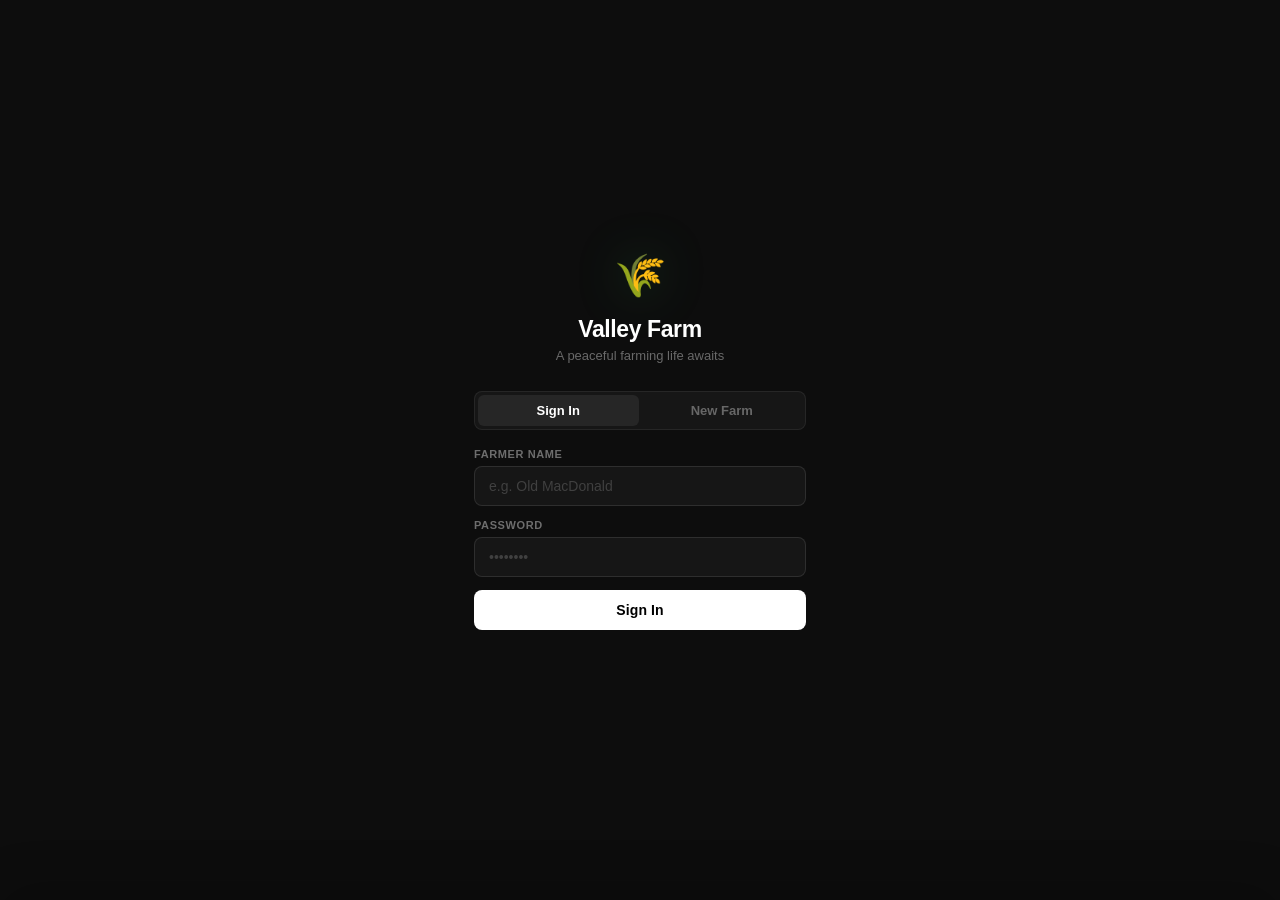
<file: valley-farm-v4.html>
<!DOCTYPE html>
<html lang="en">
<head>
<meta charset="UTF-8">
<meta name="viewport" content="width=device-width, initial-scale=1.0">
<title>Valley Farm</title>
<link href="https://fonts.googleapis.com/css2?family=Nunito:wght@400;600;700;800&family=Baloo+2:wght@700;800&family=Press+Start+2P&display=swap" rel="stylesheet">
<style>
*{box-sizing:border-box;margin:0;padding:0}
:root{
  --bg:#e8f5e9;--ui-bg:#ffffff;--ui-bg2:#f9fafb;--ui-border:#e5e7eb;
  --text-primary:#1a2e1a;--text-muted:#6b7280;--text-soft:#9ca3af;
  --gold:#f59e0b;--green:#22c55e;
}
body.dark{
  --bg:#1a2318;--ui-bg:#1e2a1e;--ui-bg2:#243024;--ui-border:#2d3d2d;
  --text-primary:#d4edda;--text-muted:#8faa8f;--text-soft:#5d7a5d;
}
/* ═══ RETRO THEME VARIABLES ═══ */
body.retro{
  --bg:#1a1209;--ui-bg:#120c00;--ui-bg2:#1c1209;--ui-border:#8b6914;
  --text-primary:#f5deb3;--text-muted:#a1887f;--text-soft:#5d4037;
  --gold:#ffd700;--green:#69f0ae;
}
body{font-family:'Nunito',sans-serif;background:var(--bg);overflow:hidden;height:100vh;display:flex;flex-direction:column;user-select:none;transition:background .3s}
.screen{display:none;position:fixed;inset:0;z-index:100;flex-direction:column}
.screen.active{display:flex}

/* ═══════════════════════════════════════════
   AUTH — CLAUDE AI DARK STYLE
═══════════════════════════════════════════ */
#auth-screen{
  align-items:center;justify-content:center;
  background:#0d0d0d;
  font-family:-apple-system,'Segoe UI',Helvetica,Arial,sans-serif;
}
.auth-wrap{width:100%;max-width:380px;padding:28px 24px}
.auth-logo{font-size:42px;text-align:center;display:block;margin-bottom:16px;filter:drop-shadow(0 0 24px rgba(34,197,94,.25))}
.auth-title{
  font-size:23px;font-weight:600;color:#fff;text-align:center;
  margin-bottom:5px;letter-spacing:-.4px;
  font-family:-apple-system,'Segoe UI',Helvetica,Arial,sans-serif;
}
.auth-sub{font-size:13px;color:rgba(255,255,255,.38);text-align:center;margin-bottom:28px;font-family:-apple-system,'Segoe UI',sans-serif}
.auth-tabs{
  display:flex;background:#161616;border-radius:8px;padding:3px;margin-bottom:18px;gap:3px;
  border:1px solid rgba(255,255,255,.07);
}
.auth-tab{
  flex:1;padding:8px;border:none;background:transparent;
  font-size:13px;font-weight:600;color:rgba(255,255,255,.35);cursor:pointer;
  border-radius:6px;transition:all .18s;
  font-family:-apple-system,'Segoe UI',Helvetica,Arial,sans-serif;
}
.auth-tab.active{background:#262626;color:#fff}
.auth-tab:hover:not(.active){color:rgba(255,255,255,.6)}
.auth-field{margin-bottom:13px}
.auth-field label{
  display:block;font-size:11px;font-weight:600;
  color:rgba(255,255,255,.4);margin-bottom:6px;
  text-transform:uppercase;letter-spacing:.6px;
  font-family:-apple-system,'Segoe UI',Helvetica,Arial,sans-serif;
}
.auth-field input{
  width:100%;padding:11px 14px;
  border:1px solid rgba(255,255,255,.1);border-radius:8px;
  font-size:14px;color:#fff;outline:none;transition:border-color .2s,background .2s;
  background:#161616;
  font-family:-apple-system,'Segoe UI',Helvetica,Arial,sans-serif;
}
.auth-field input::placeholder{color:rgba(255,255,255,.18)}
.auth-field input:focus{border-color:rgba(255,255,255,.28);background:#1c1c1c}
.auth-btn{
  width:100%;padding:12px;border:none;border-radius:8px;
  background:#fff;color:#000;font-size:14px;font-weight:600;cursor:pointer;
  transition:all .18s;letter-spacing:.1px;
  font-family:-apple-system,'Segoe UI',Helvetica,Arial,sans-serif;
}
.auth-btn:hover{background:#ebebeb}
.auth-btn:active{background:#d8d8d8;transform:scale(.99)}
.auth-error{
  color:#f87171;font-size:12px;font-weight:600;margin-bottom:12px;display:none;
  background:rgba(239,68,68,.1);padding:8px 12px;border-radius:8px;
  border:1px solid rgba(239,68,68,.22);
  font-family:-apple-system,'Segoe UI',Helvetica,Arial,sans-serif;
}
.saved-list{margin-top:20px}
.saved-title{
  font-size:10px;font-weight:700;color:rgba(255,255,255,.22);
  text-transform:uppercase;letter-spacing:.8px;margin-bottom:8px;
  font-family:-apple-system,'Segoe UI',Helvetica,Arial,sans-serif;
}
.saved-entry{
  display:flex;align-items:center;justify-content:space-between;
  padding:10px 14px;background:#161616;border-radius:8px;margin-bottom:5px;
  cursor:pointer;transition:background .15s;border:1px solid rgba(255,255,255,.07);
}
.saved-entry:hover{background:#1e1e1e;border-color:rgba(255,255,255,.14)}
.saved-entry-name{font-size:13px;font-weight:600;color:#fff;font-family:-apple-system,'Segoe UI',sans-serif}
.saved-entry-info{font-size:11px;color:rgba(255,255,255,.33);margin-top:2px;font-family:-apple-system,'Segoe UI',sans-serif}
.saved-entry-del{color:rgba(255,255,255,.22);cursor:pointer;font-size:15px;padding:3px 6px;border-radius:4px;transition:color .15s}
.saved-entry-del:hover{color:#f87171}

/* ═══════════════════════════════════════════
   GAME LAYOUT
═══════════════════════════════════════════ */
#game-screen{background:var(--bg);transition:background .3s}
#hud{background:var(--ui-bg);border-bottom:1.5px solid var(--ui-border);padding:6px 14px;display:flex;align-items:center;justify-content:space-between;flex-wrap:wrap;gap:6px;z-index:50;box-shadow:0 2px 8px rgba(0,0,0,.05)}
.hud-pill{display:flex;align-items:center;gap:5px;background:var(--ui-bg2);border:1.5px solid var(--ui-border);border-radius:20px;padding:4px 10px;font-size:12px;font-weight:700;color:var(--text-primary);white-space:nowrap}
.hud-pill.gold-pill{background:#fefce8;border-color:#fde68a;color:#92400e}
body.dark .hud-pill.gold-pill{background:#2a2000;border-color:#78500a;color:#fbbf24}
.bar-wrap{width:55px;height:5px;background:var(--ui-border);border-radius:4px;overflow:hidden}
.bar-fill{height:100%;border-radius:4px;transition:width .4s}
.autosave-dot{width:7px;height:7px;border-radius:50%;background:#22c55e;animation:savepulse 2.5s infinite}
@keyframes savepulse{0%,100%{opacity:1}50%{opacity:.35}}

#main{display:flex;flex:1;overflow:hidden}
#farm-wrap{flex:1;overflow:auto;padding:12px;display:flex;align-items:flex-start;justify-content:flex-start}
#farm-wrap::-webkit-scrollbar{width:5px;height:5px}
#farm-wrap::-webkit-scrollbar-thumb{background:var(--ui-border);border-radius:4px}
#farm-grid{display:grid;gap:3px}

/* TILES */
.tile{width:52px;height:52px;border-radius:7px;display:flex;align-items:center;justify-content:center;font-size:22px;cursor:pointer;position:relative;border:2px solid rgba(0,0,0,.13);transition:filter .12s,transform .12s;overflow:hidden}
.tile:hover{filter:brightness(1.25);transform:scale(1.1);z-index:5;border-color:rgba(255,255,255,.75);box-shadow:0 4px 14px rgba(0,0,0,.18)}
.tile:active{transform:scale(.93)}
.tile-s0 .crop-em{font-size:14px}.tile-s1 .crop-em{font-size:18px}.tile-s2 .crop-em{font-size:24px}.tile-s3 .crop-em{font-size:28px}
.tile-ready{animation:readypulse 1.4s ease-in-out infinite}
@keyframes readypulse{0%,100%{box-shadow:0 0 0 0 rgba(250,204,21,.7)}50%{box-shadow:0 0 12px 6px rgba(250,204,21,.22)}}
.sparkle{position:absolute;top:2px;right:3px;font-size:10px}
.days-badge{position:absolute;bottom:2px;left:3px;font-size:9px;font-weight:800;color:rgba(255,255,255,.95);text-shadow:0 1px 3px rgba(0,0,0,.7)}
.water-dot{position:absolute;bottom:3px;right:3px;width:5px;height:5px;border-radius:50%;background:#60a5fa}
.grass-deco{font-size:13px;opacity:.22}
.tile-tree{width:52px;height:52px;border-radius:7px;display:flex;align-items:center;justify-content:center;font-size:26px;border:2px solid rgba(0,0,0,.13);pointer-events:none}
.tile-cactus{pointer-events:auto!important;cursor:pointer!important;transition:filter .12s,transform .12s!important}
.tile-cactus:hover{filter:brightness(1.3)!important;transform:scale(1.1)!important;border-color:rgba(255,255,255,.6)!important}
.tile-cactus:active{transform:scale(.92)!important}

/* DESKTOP SIDE PANEL */
#side{width:230px;flex-shrink:0;background:var(--ui-bg);border-left:1.5px solid var(--ui-border);display:flex;flex-direction:column;overflow:hidden;transition:width .3s cubic-bezier(.25,.8,.25,1),opacity .3s ease}
#side.side-collapsed{width:0;opacity:0;pointer-events:none}
#side-content{flex:1;overflow-y:auto;padding:10px}
#side-content::-webkit-scrollbar{width:4px}
#side-content::-webkit-scrollbar-thumb{background:var(--ui-border);border-radius:4px}
@media(max-width:680px){#side{display:none}}

/* ═══ SHARED PANEL CONTENT STYLES ═══ */
.tabs{display:flex;padding:6px 6px 0;gap:3px;border-bottom:1.5px solid var(--ui-border)}
.tab-btn{flex:1;padding:8px 4px;background:transparent;color:var(--text-muted);border:none;border-radius:8px 8px 0 0;font-family:'Nunito',sans-serif;font-size:11px;font-weight:800;cursor:pointer;transition:all .15s}
.tab-btn.active{background:var(--ui-bg2);color:var(--green);border-bottom:2.5px solid var(--green)}
.tab-btn:hover:not(.active){background:var(--ui-bg2)}
.s-sec{font-size:10px;font-weight:800;color:var(--text-soft);text-transform:uppercase;letter-spacing:.8px;margin:12px 0 6px}
.s-sec:first-child{margin-top:0}
.inv-row{display:flex;justify-content:space-between;align-items:center;padding:6px 9px;background:var(--ui-bg2);border-radius:8px;margin-bottom:3px;font-size:12px;font-weight:600;border:1px solid var(--ui-border);color:var(--text-primary)}
.inv-qty{color:var(--gold);font-weight:800}
.inv-val{color:var(--green);font-size:11px;font-weight:700}
.empty-msg{color:var(--text-soft);font-size:11px;line-height:2.1;text-align:center;padding:8px}
.ship-btn{width:100%;margin-top:8px;background:linear-gradient(135deg,#22c55e,#16a34a);color:#fff;border:none;padding:10px 6px;font-family:'Baloo 2',cursive;font-size:13px;cursor:pointer;border-radius:11px;transition:all .15s;box-shadow:0 3px 10px rgba(34,197,94,.2)}
.ship-btn:hover{transform:translateY(-1px);box-shadow:0 5px 14px rgba(34,197,94,.3)}
.pending-box{margin-top:8px;padding:8px;background:#f0fdf4;border:1px solid #86efac;border-radius:10px;font-size:11px;color:#166534;text-align:center;line-height:1.9;font-weight:600}
body.dark .pending-box{background:#0d2a14;border-color:#166534;color:#4ade80}
.stats-box{margin-top:10px;padding:10px;background:var(--ui-bg2);border-radius:10px;font-size:11px;color:var(--text-muted);line-height:2.3;border:1px solid var(--ui-border)}
.stats-box b{color:var(--text-primary)}
.shop-card{padding:10px;background:var(--ui-bg2);border:1px solid var(--ui-border);border-radius:12px;margin-bottom:7px;transition:border-color .15s}
.shop-card:hover{border-color:#86efac}
.shop-name{font-size:13px;font-weight:800;color:var(--text-primary)}
.shop-price{font-size:11px;font-weight:700;color:var(--gold)}
.shop-meta{font-size:10px;color:var(--text-soft);margin:3px 0 7px;line-height:1.8}
.shop-row{display:flex;gap:5px}
.buy-btn{flex:1;background:var(--ui-bg);color:#166534;border:1.5px solid #86efac;padding:6px 3px;font-family:'Nunito',sans-serif;font-size:10px;font-weight:700;cursor:pointer;border-radius:8px;transition:all .15s}
body.dark .buy-btn{color:#4ade80;border-color:#166534;background:var(--ui-bg2)}
.buy-btn:hover:not(:disabled){background:#f0fdf4;border-color:#4ade80}
body.dark .buy-btn:hover:not(:disabled){background:#0d2a14}
.buy-btn:disabled{opacity:.35;cursor:not-allowed}
.winter-msg{color:var(--text-soft);font-size:12px;line-height:2.2;text-align:center;padding:24px 10px}

/* ═══ BOTTOM SHEET ═══ */
#sheet-bg{
  display:none;position:fixed;inset:0;
  background:rgba(0,0,0,.48);z-index:199;
  backdrop-filter:blur(3px);
  transition:opacity .3s;
}
#sheet-bg.sheet-open{display:block}
#bottom-sheet{
  position:fixed;left:0;right:0;bottom:0;
  height:88vh;
  background:var(--ui-bg);
  border-top:1.5px solid var(--ui-border);
  border-radius:20px 20px 0 0;
  z-index:200;
  display:flex;flex-direction:column;
  transform:translateY(100%);
  transition:transform .34s cubic-bezier(.25,.8,.25,1);
  box-shadow:0 -10px 50px rgba(0,0,0,.22);
  will-change:transform;
  touch-action:none;
}
#bottom-sheet.sheet-open{transform:translateY(0)}
.sheet-handle-wrap{
  display:flex;align-items:center;justify-content:center;
  padding:10px 0 4px;flex-shrink:0;cursor:pointer;
}
.sheet-handle{
  width:40px;height:4px;
  background:var(--ui-border);border-radius:4px;
}
#sheet-content{
  flex:1;overflow-y:auto;padding:10px 12px 20px;
}
#sheet-content::-webkit-scrollbar{width:4px}
#sheet-content::-webkit-scrollbar-thumb{background:var(--ui-border);border-radius:4px}

/* Swipe-up hint pill — visible on mobile only when sheet closed */
#swipe-hint{
  display:none;
  position:fixed;bottom:62px;left:50%;
  transform:translateX(-50%);
  background:var(--ui-bg);
  border:1.5px solid var(--ui-border);
  border-radius:20px;padding:5px 14px;
  font-size:11px;font-weight:700;
  color:var(--text-muted);
  align-items:center;gap:6px;
  z-index:50;cursor:pointer;
  box-shadow:0 2px 12px rgba(0,0,0,.12);
  animation:hintBob 2.8s ease-in-out infinite;
  white-space:nowrap;
}
@keyframes hintBob{0%,100%{transform:translateX(-50%) translateY(0)}50%{transform:translateX(-50%) translateY(-4px)}}

@media(max-width:680px){
  #farm-wrap{padding:8px}
  .tile,.tile-tree{width:45px;height:45px;font-size:19px}
  #farm-grid{gap:2px}
  .hud-pill{font-size:10px;padding:3px 7px}
  #swipe-hint{display:flex}
}
@media(max-width:400px){
  .tile,.tile-tree{width:38px;height:38px;font-size:16px}
  .hud-pill{font-size:9px;padding:3px 5px;gap:3px}
}

/* HELP OVERLAY */
#help-overlay{display:none;position:fixed;inset:0;background:rgba(0,0,0,.62);z-index:900;align-items:center;justify-content:center;backdrop-filter:blur(5px)}
#help-overlay.show{display:flex;animation:fdIn .25s ease}
.help-card{background:var(--ui-bg);border:1.5px solid var(--ui-border);border-radius:24px;width:340px;max-width:92vw;padding:30px 24px 22px;box-shadow:0 24px 80px rgba(0,0,0,.28);position:relative;overflow:hidden}
.help-glow{position:absolute;top:-40px;left:50%;transform:translateX(-50%);width:160px;height:160px;border-radius:50%;background:radial-gradient(circle,rgba(34,197,94,.18) 0%,transparent 70%);pointer-events:none}
.help-skip{position:absolute;top:14px;right:16px;background:none;border:none;color:var(--text-soft);font-size:12px;font-weight:700;cursor:pointer;font-family:'Nunito',sans-serif;padding:4px 8px;border-radius:6px;transition:color .15s,background .15s}
.help-skip:hover{color:var(--text-muted);background:var(--ui-bg2)}
.help-step-label{font-size:9px;font-weight:800;color:var(--text-soft);text-transform:uppercase;letter-spacing:1px;text-align:center;margin-bottom:6px}
.help-emoji{font-size:52px;text-align:center;display:block;margin-bottom:10px;line-height:1}
.help-title{font-family:'Baloo 2',cursive;font-size:20px;color:var(--text-primary);text-align:center;margin-bottom:10px;line-height:1.2}
.help-body{font-size:13px;color:var(--text-muted);line-height:1.85;text-align:center;margin-bottom:14px;min-height:70px}
.help-tip{font-size:11px;font-weight:700;color:var(--green);background:#f0fdf4;border:1px solid #86efac;border-radius:10px;padding:8px 14px;text-align:center;margin-bottom:18px}
body.dark .help-tip{background:#0d2a14;border-color:#166534;color:#4ade80}
.help-dots{display:flex;justify-content:center;gap:5px;margin-bottom:18px}
.help-dot{width:7px;height:7px;border-radius:50%;background:var(--ui-border);transition:background .25s,transform .25s,width .25s}
.help-dot.active{background:var(--green);transform:scale(1.25);width:18px;border-radius:4px}
.help-nav{display:flex;gap:8px;align-items:stretch}
.help-back-btn{padding:10px 14px;border-radius:12px;border:1.5px solid var(--ui-border);background:var(--ui-bg2);color:var(--text-muted);font-family:'Nunito',sans-serif;font-size:12px;font-weight:700;cursor:pointer;transition:all .15s;flex-shrink:0}
.help-back-btn:hover{border-color:var(--ui-border);color:var(--text-primary)}
.help-next-btn{flex:1;padding:11px;border-radius:12px;border:none;background:linear-gradient(135deg,#22c55e,#16a34a);color:#fff;font-family:'Baloo 2',cursive;font-size:14px;cursor:pointer;transition:all .15s}
.help-next-btn:hover{transform:translateY(-1px);box-shadow:0 5px 14px rgba(34,197,94,.3)}

/* ACHIEVEMENT POPUP */
#achieve-popup{
  display:none;position:fixed;top:70px;left:50%;
  transform:translateX(-50%);
  z-index:960;min-width:260px;max-width:88vw;
  background:var(--ui-bg);
  border:2px solid var(--gold);border-radius:20px;
  padding:16px 22px 14px;
  box-shadow:0 8px 50px rgba(245,158,11,.3),0 0 0 1px rgba(245,158,11,.1);
  text-align:center;pointer-events:none;
}
#achieve-popup.show{display:block;animation:achievePop .5s cubic-bezier(.34,1.56,.64,1) forwards}
@keyframes achievePop{
  from{opacity:0;transform:translateX(-50%) translateY(-20px) scale(.85)}
  to{opacity:1;transform:translateX(-50%) translateY(0) scale(1)}
}
.achieve-label{font-size:9px;font-weight:800;color:var(--gold);text-transform:uppercase;letter-spacing:1.2px;margin-bottom:5px}
.achieve-icon{font-size:36px;margin-bottom:4px;display:block}
.achieve-name{font-family:'Baloo 2',cursive;font-size:17px;color:var(--text-primary);margin-bottom:3px}
.achieve-desc{font-size:11px;color:var(--text-muted);line-height:1.6}

/* TOOLBAR */
#toolbar{background:var(--ui-bg);border-top:1.5px solid var(--ui-border);padding:8px 12px;display:flex;align-items:center;gap:6px;flex-wrap:nowrap;overflow-x:auto;z-index:50}
.tool-btn{background:var(--ui-bg2);color:var(--text-primary);border:1.5px solid var(--ui-border);padding:7px 12px;font-family:'Nunito',sans-serif;font-size:12px;font-weight:700;cursor:pointer;border-radius:10px;transition:all .15s;white-space:nowrap;flex-shrink:0}
.tool-btn:hover{border-color:#86efac;background:#f0fdf4;color:#166534}
body.dark .tool-btn:hover{background:#0d2a14;border-color:#166534;color:#4ade80}
.tool-btn.active{border-color:#22c55e;background:#dcfce7;color:#166534}
body.dark .tool-btn.active{background:#0d2a14;border-color:#4ade80;color:#4ade80}
.tool-btn:active{transform:scale(.95)}
#seed-select{background:var(--ui-bg2);color:var(--text-primary);border:1.5px solid var(--ui-border);padding:7px 10px;font-family:'Nunito',sans-serif;font-size:11px;font-weight:600;border-radius:10px;cursor:pointer;flex-shrink:0;outline:none}
.spacer{flex:1}
#sleep-btn{background:linear-gradient(135deg,#6366f1,#4f46e5);color:#fff;border:none;padding:8px 16px;font-family:'Baloo 2',cursive;font-size:13px;cursor:pointer;border-radius:10px;transition:all .15s;flex-shrink:0;box-shadow:0 3px 10px rgba(99,102,241,.3)}
#sleep-btn:hover{transform:translateY(-1px);box-shadow:0 5px 14px rgba(99,102,241,.4)}
#pause-btn{background:var(--ui-bg2);color:var(--text-primary);border:1.5px solid var(--ui-border);padding:7px 12px;font-family:'Nunito',sans-serif;font-size:12px;font-weight:700;cursor:pointer;border-radius:10px;transition:all .15s;flex-shrink:0}
#pause-btn:hover{border-color:#6366f1;background:#eef2ff;color:#4f46e5}
body.dark #pause-btn:hover{background:#1e1a3a;border-color:#6366f1;color:#818cf8}

/* TOASTS */
#toast-wrap{position:fixed;top:54px;right:14px;display:flex;flex-direction:column;gap:5px;z-index:999;pointer-events:none}
.toast{background:var(--ui-bg);border:1.5px solid var(--ui-border);padding:8px 14px;font-size:12px;font-weight:700;border-radius:12px;box-shadow:0 4px 18px rgba(0,0,0,.1);animation:toastIn .22s ease;max-width:230px;color:var(--text-primary)}
@keyframes toastIn{from{transform:translateX(110%);opacity:0}to{transform:translateX(0);opacity:1}}
.toast-out{animation:toastOut .2s ease forwards}
@keyframes toastOut{to{transform:translateX(110%);opacity:0}}
.toast.t-success{border-color:#86efac;color:#166534}
body.dark .toast.t-success{color:#4ade80;border-color:#166534}
.toast.t-warn{border-color:#fde68a;color:#92400e}
.toast.t-error{border-color:#fca5a5;color:#991b1b}

/* SLEEP */
#sleep-overlay{display:none;position:fixed;inset:0;background:rgba(15,23,42,.96);z-index:1000;align-items:center;justify-content:center;flex-direction:column;gap:14px}
#sleep-overlay.show{display:flex;animation:fdIn .4s ease}
@keyframes fdIn{from{opacity:0}to{opacity:1}}
.sleep-moon{font-size:56px;animation:floatY 2s ease-in-out infinite}
@keyframes floatY{0%,100%{transform:translateY(0)}50%{transform:translateY(-10px)}}
.sleep-text{font-family:'Baloo 2',cursive;font-size:18px;color:#e2e8f0}
.sleep-sub{font-size:12px;color:#64748b}

/* SEASON BANNER */
.season-banner{position:fixed;top:50%;left:50%;transform:translate(-50%,-50%);background:var(--ui-bg);border:2px solid var(--ui-border);padding:18px 36px;font-family:'Baloo 2',cursive;font-size:18px;color:var(--text-primary);z-index:900;pointer-events:none;text-align:center;border-radius:18px;box-shadow:0 10px 40px rgba(0,0,0,.15);animation:bannerPop .45s ease}
@keyframes bannerPop{from{transform:translate(-50%,-50%) scale(.5);opacity:0}to{transform:translate(-50%,-50%) scale(1);opacity:1}}

/* PAUSE MENU */
#pause-overlay{display:none;position:fixed;inset:0;background:rgba(0,0,0,.5);z-index:800;align-items:center;justify-content:center}
#pause-overlay.show{display:flex;animation:fdIn .2s ease}
.pause-card{background:var(--ui-bg);border-radius:22px;padding:30px 26px;width:320px;border:1.5px solid var(--ui-border);box-shadow:0 20px 60px rgba(0,0,0,.2);max-height:90vh;overflow-y:auto}
.pause-title{font-family:'Baloo 2',cursive;font-size:22px;color:var(--text-primary);text-align:center;margin-bottom:4px}
.pause-sub{font-size:12px;color:var(--text-muted);text-align:center;margin-bottom:20px}
.pause-row{display:flex;align-items:center;justify-content:space-between;padding:11px 0;border-bottom:1px solid var(--ui-border)}
.pause-row:last-of-type{border-bottom:none}
.pause-label{font-size:13px;font-weight:700;color:var(--text-primary)}
.pause-desc{font-size:10px;color:var(--text-soft);margin-top:2px}
.toggle{position:relative;width:44px;height:24px;flex-shrink:0}
.toggle input{opacity:0;width:0;height:0}
.toggle-slider{position:absolute;inset:0;background:#d1d5db;border-radius:24px;cursor:pointer;transition:background .2s}
.toggle input:checked+.toggle-slider{background:#22c55e}
.toggle-slider::before{content:'';position:absolute;width:18px;height:18px;left:3px;top:3px;background:#fff;border-radius:50%;transition:transform .2s;box-shadow:0 1px 3px rgba(0,0,0,.2)}
.toggle input:checked+.toggle-slider::before{transform:translateX(20px)}
.pause-btn-row{display:flex;gap:8px;margin-top:18px}
.pause-action{flex:1;padding:9px 4px;border-radius:10px;border:1.5px solid var(--ui-border);background:var(--ui-bg2);color:var(--text-primary);font-family:'Nunito',sans-serif;font-size:11px;font-weight:700;cursor:pointer;transition:all .15s}
.pause-action:hover{border-color:#86efac;background:#f0fdf4;color:#166534}
body.dark .pause-action:hover{background:#0d2a14;border-color:#166534;color:#4ade80}
.pause-action.danger:hover{border-color:#fca5a5;background:#fef2f2;color:#991b1b}
body.dark .pause-action.danger:hover{background:#2a0d0d;border-color:#991b1b;color:#f87171}
.pause-close{width:100%;margin-top:8px;padding:11px;border-radius:12px;border:none;background:linear-gradient(135deg,#22c55e,#16a34a);color:#fff;font-family:'Baloo 2',cursive;font-size:15px;cursor:pointer;transition:all .15s}
.pause-close:hover{transform:translateY(-1px);box-shadow:0 5px 14px rgba(34,197,94,.3)}

/* ═══════════════════════════════════════════
   RETRO THEME OVERRIDES — pixel-art style
═══════════════════════════════════════════ */
body.retro,body.retro .tab-btn,body.retro .tool-btn,body.retro #seed-select,
body.retro .pause-action,body.retro .pause-close,body.retro .pause-title,
body.retro .pause-sub,body.retro .pause-label,body.retro .pause-desc,
body.retro .ship-btn,body.retro .buy-btn,body.retro .s-sec,
body.retro .inv-row,body.retro .shop-name,body.retro .shop-price,
body.retro .shop-meta,body.retro .inv-qty,body.retro .inv-val,
body.retro .empty-msg,body.retro .winter-msg,body.retro .stats-box,
body.retro .pending-box,body.retro .hud-pill,body.retro .sleep-text,
body.retro .sleep-sub,body.retro #sleep-btn,body.retro #pause-btn,
body.retro .season-banner,body.retro .toast,body.retro #swipe-hint,
body.retro .days-badge{
  font-family:'Press Start 2P',monospace!important;
}

/* HUD retro */
body.retro #hud{background:#120c00;border-bottom:3px solid #8b6914;box-shadow:none;padding:5px 10px}
body.retro .hud-pill{background:transparent!important;border:none!important;border-radius:0!important;padding:2px 6px!important;font-size:6.5px!important;color:#f5deb3!important;gap:4px}
body.retro .hud-pill.gold-pill{color:#ffd700!important}
body.retro .autosave-dot{background:#69f0ae}
body.retro .bar-wrap{background:#2d1b00;border-radius:2px}
body.retro .bar-fill{border-radius:2px}

/* Tiles retro */
body.retro .tile{border-radius:4px;border:1px solid rgba(0,0,0,.3)}
body.retro .tile:hover{box-shadow:0 0 0 2px #8b6914!important;border-color:#8b6914}
body.retro .tile-tree{border-radius:4px;border:1px solid rgba(0,0,0,.3)}
body.retro .days-badge{font-size:5.5px}

/* Bottom sheet retro */
body.retro #bottom-sheet{background:#120c00;border-top:3px solid #8b6914}
body.retro .sheet-handle{background:#3e2723}
body.retro .tabs{background:#120c00;border-bottom:2px solid #8b6914;padding:0}
/* Desktop side retro */
body.retro #side{background:#120c00;border-left:3px solid #8b6914}
/* Help retro */
body.retro .help-card{background:#120c00;border:3px solid #8b6914;border-radius:4px;box-shadow:6px 6px 0 rgba(0,0,0,.8)}
body.retro .help-title{color:#ffd700}
body.retro .help-body{color:#a1887f}
body.retro .help-step-label{color:#5d4037}
body.retro .help-tip{background:#0d2e10;border:1px solid #388e3c;color:#a5d6a7;border-radius:3px}
body.retro .help-back-btn{background:#1c1209;color:#a1887f;border:1px solid #3e2723;border-radius:3px}
body.retro .help-next-btn{background:#1b5e20!important;border:2px solid #388e3c;border-radius:3px}
body.retro .help-skip{color:#5d4037}
body.retro .help-dot{background:#3e2723}
body.retro .help-dot.active{background:#ffd700}
/* Achievement retro */
body.retro #achieve-popup{background:#120c00;border:3px solid #ffd700;border-radius:4px;box-shadow:6px 6px 0 rgba(0,0,0,.8)}
body.retro .achieve-label{color:#ffd700}
body.retro .achieve-name{color:#f5deb3}
body.retro .achieve-desc{color:#a1887f}
body.retro .tab-btn{border-radius:0;font-size:6px;color:#a1887f;padding:8px 4px}
body.retro .tab-btn.active{background:#2d1b00;color:#ffd700;border-bottom:2px solid #ffd700}
body.retro .tab-btn:hover:not(.active){background:#1c1209;color:#f5deb3}
body.retro #sheet-content{padding:8px}
body.retro .s-sec{color:#a5d6a7;font-size:5.5px;letter-spacing:.3px;margin:10px 0 5px}
body.retro .inv-row{background:#1c1209;border:1px solid #3e2723;border-radius:3px;font-size:6.5px;color:#f5deb3;padding:5px 7px}
body.retro .inv-qty{color:#ffd700}
body.retro .inv-val{color:#69f0ae;font-size:5.5px}
body.retro .empty-msg{color:#5d4037;font-size:5.5px;line-height:2}
body.retro .ship-btn{background:#1b5e20!important;background-image:none!important;color:#a5d6a7;border:2px solid #388e3c;border-radius:3px;font-size:6px;box-shadow:none;padding:8px 4px}
body.retro .ship-btn:hover{background:#2e7d32!important;transform:none!important;box-shadow:none!important}
body.retro .pending-box{background:#0d3b15;border:1px solid #388e3c;border-radius:3px;color:#a5d6a7;font-size:5.5px}
body.retro .stats-box{background:#1c1209;border:1px solid #3e2723;border-radius:3px;color:#a1887f;font-size:5.5px;line-height:2.2}
body.retro .stats-box b{color:#f5deb3}
body.retro .shop-card{background:#1c1209;border:1px solid #3e2723;border-radius:3px;padding:8px}
body.retro .shop-card:hover{border-color:#8b6914}
body.retro .shop-name{color:#f5deb3;font-size:6.5px}
body.retro .shop-price{color:#ffd700;font-size:5px}
body.retro .shop-meta{color:#5d4037;font-size:4.5px;line-height:1.8}
body.retro .buy-btn{background:#1c1209;color:#69f0ae;border:1px solid #1b5e20;border-radius:2px;font-size:4.5px}
body.retro .buy-btn:hover:not(:disabled){background:#0d2e10!important;border-color:#388e3c}
body.retro .winter-msg{color:#5d4037;font-size:6.5px;line-height:2.4}

/* Toolbar retro */
body.retro #toolbar{background:#120c00;border-top:3px solid #8b6914;padding:6px 8px}
body.retro .tool-btn{background:#1c1209;color:#f5deb3;border:2px solid #3e2723;border-radius:3px;font-size:6.5px;padding:6px 8px}
body.retro .tool-btn:hover{border-color:#8b6914!important;background:#2d1b00!important;color:#f5deb3!important}
body.retro .tool-btn.active{border-color:#ffd700!important;background:#2d1b00!important;color:#ffd700!important}
body.retro #seed-select{background:#1c1209;color:#f5deb3;border:2px solid #3e2723;border-radius:3px;font-size:5.5px}
body.retro #sleep-btn{background:#1a237e!important;background-image:none!important;color:#e8eaf6;border:2px solid #7986cb;border-radius:3px;font-size:6.5px;padding:6px 12px;box-shadow:none}
body.retro #sleep-btn:hover{background:#283593!important;transform:none!important;box-shadow:none!important}
body.retro #pause-btn{background:#1c1209;color:#f5deb3;border:2px solid #3e2723;border-radius:3px;font-size:6.5px}
body.retro #pause-btn:hover{border-color:#8b6914!important;background:#2d1b00!important;color:#f5deb3!important}

/* Toasts retro */
body.retro .toast{background:#120c00;border-width:2px;border-style:solid;border-radius:3px;font-size:6px;box-shadow:3px 3px 0 rgba(0,0,0,.7);color:#f5deb3}
body.retro .toast.t-success{border-color:#69f0ae!important;color:#a5d6a7!important}
body.retro .toast.t-warn{border-color:#ffb74d!important;color:#ffe0b2!important}
body.retro .toast.t-error{border-color:#ef5350!important;color:#ffcdd2!important}
body.retro .toast.t-info{border-color:#4fc3f7!important;color:#b3e5fc!important}

/* Pause card retro */
body.retro .pause-card{background:#120c00;border:3px solid #8b6914;border-radius:4px;box-shadow:6px 6px 0 rgba(0,0,0,.8)}
body.retro .pause-title{color:#ffd700;font-size:13px}
body.retro .pause-sub{color:#a1887f;font-size:6px}
body.retro .pause-row{border-color:#3e2723}
body.retro .pause-label{color:#f5deb3;font-size:7px}
body.retro .pause-desc{color:#5d4037;font-size:5.5px}
body.retro .toggle-slider{background:#3e2723}
body.retro .toggle input:checked+.toggle-slider{background:#388e3c}
body.retro .pause-action{background:#1c1209;color:#f5deb3;border:2px solid #3e2723;border-radius:3px;font-size:6px}
body.retro .pause-action:hover{border-color:#8b6914!important;background:#2d1b00!important;color:#ffd700!important}
body.retro .pause-action.danger:hover{border-color:#ef5350!important;background:#2a0d0d!important;color:#ef9a9a!important}
body.retro .pause-close{background:#1b5e20!important;background-image:none!important;border:2px solid #388e3c;border-radius:3px;font-size:7px;box-shadow:none}
body.retro .pause-close:hover{transform:none!important;box-shadow:none!important;background:#2e7d32!important}

/* Season banner retro */
body.retro .season-banner{background:#120c00;border:3px solid #ffd700;border-radius:4px;box-shadow:6px 6px 0 rgba(0,0,0,.8);color:#ffd700;font-size:12px}

/* Sleep overlay retro */
body.retro .sleep-text{font-size:12px;color:#7986cb}
body.retro .sleep-sub{color:#5c6bc0;font-size:7px}

/* Idle tile warning retro */
body.retro .tile-idle{border:1.5px dashed #8b6914!important}
.tile-idle{border:1.5px dashed rgba(156,163,175,.5)!important}
</style>
</head>
<body>

<!-- ════════════════════════
     AUTH SCREEN (Claude AI dark style)
════════════════════════ -->
<div id="auth-screen" class="screen active">
  <div class="auth-wrap">
    <span class="auth-logo">🌾</span>
    <div class="auth-title">Valley Farm</div>
    <div class="auth-sub">A peaceful farming life awaits</div>
    <div class="auth-tabs">
      <button class="auth-tab active" onclick="switchAuthTab('login')">Sign In</button>
      <button class="auth-tab" onclick="switchAuthTab('signup')">New Farm</button>
    </div>
    <div id="auth-error" class="auth-error"></div>
    <div class="auth-field">
      <label>Farmer Name</label>
      <input type="text" id="auth-name" placeholder="e.g. Old MacDonald" autocomplete="username">
    </div>
    <div class="auth-field">
      <label>Password</label>
      <input type="password" id="auth-pass" placeholder="••••••••" onkeydown="if(event.key==='Enter')authSubmit()">
    </div>
    <button class="auth-btn" id="auth-submit-btn" onclick="authSubmit()">Sign In</button>
    <div class="saved-list" id="saved-list"></div>
  </div>
</div>

<!-- ════════════════════════
     GAME SCREEN
════════════════════════ -->
<div id="game-screen" class="screen">
  <div id="hud">
    <div class="hud-pill">📅 <span id="hud-day">Day 1</span></div>
    <div class="hud-pill" id="season-pill">🌸 <span id="hud-season">Spring</span></div>
    <div class="hud-pill">📆 <span id="hud-year">Yr.1</span></div>
    <div class="hud-pill"><span id="weather-em">☀️</span> <span id="hud-weather">Sunny</span></div>
    <div class="hud-pill">
      <span id="dn-icon" style="font-size:14px">☀️</span>
      <span id="hud-time">6:00 AM</span>
      <div class="bar-wrap"><div class="bar-fill" id="time-bar" style="width:0%;background:#f59e0b"></div></div>
    </div>
    <div class="hud-pill">⚡<div class="bar-wrap"><div class="bar-fill" id="energy-bar" style="width:100%;background:#22c55e"></div></div><span id="hud-energy" style="font-size:11px">100</span></div>
    <div class="hud-pill gold-pill">💰 <span id="hud-gold">500g</span></div>
    <span id="hud-pending" style="font-size:11px;color:#16a34a;font-weight:700"></span>
    <div class="hud-pill" style="gap:5px"><div class="autosave-dot"></div><span style="font-size:10px;color:var(--text-soft);font-weight:700">AUTO</span></div>
  </div>

  <div id="main">
    <div id="farm-wrap"><div id="farm-grid"></div></div>
    <!-- Desktop side panel (always visible on desktop) -->
    <div id="side">
      <div class="tabs">
        <button class="tab-btn active" data-tab="inv" onclick="setTab('inv')">🎒 Bag</button>
        <button class="tab-btn" data-tab="shop" onclick="setTab('shop')">🛒 Shop</button>
      </div>
      <div id="side-content"></div>
    </div>
  </div>

  <div id="toolbar">
    <button class="tool-btn active" id="tool-hoe" onclick="setTool('hoe')">⛏ Hoe</button>
    <button class="tool-btn" id="tool-water" onclick="setTool('water')">💧 Water</button>
    <button class="tool-btn" id="tool-seed" onclick="setTool('seed')">🌱 Seeds</button>
    <button class="tool-btn" id="tool-scythe" onclick="setTool('scythe')">🌾 Scythe</button>
    <select id="seed-select" style="display:none" onchange="G.seed=this.value"></select>
    <div class="spacer"></div>
    <button class="tool-btn" id="bag-btn" onclick="toggleBag()">🎒 Bag</button>
    <button class="tool-btn" onclick="openHelp()" title="How to play" style="font-size:15px;padding:7px 11px">❓</button>
    <button id="pause-btn" onclick="openPause()">⏸ Menu</button>
    <button id="sleep-btn" onclick="doSleep()">🌙 Sleep</button>
  </div>
</div>

<!-- Bottom sheet backdrop -->
<div id="sheet-bg" onclick="closeSheet()"></div>

<!-- Bottom sheet panel -->
<div id="bottom-sheet">
  <div class="sheet-handle-wrap" onclick="closeSheet()">
    <div class="sheet-handle"></div>
  </div>
  <div class="tabs">
    <button class="tab-btn active" data-tab="inv" onclick="setTab('inv')">🎒 Bag</button>
    <button class="tab-btn" data-tab="shop" onclick="setTab('shop')">🛒 Shop</button>
  </div>
  <div id="sheet-content"></div>
</div>

<!-- Swipe-up hint (mobile only) -->
<div id="swipe-hint" onclick="openSheet()">↑ Bag &amp; Shop</div>

<div id="toast-wrap"></div>

<div id="sleep-overlay">
  <div class="sleep-moon">🌙</div>
  <div class="sleep-text">Resting...</div>
  <div class="sleep-sub">Crops grow overnight ✨</div>
</div>

<!-- HELP OVERLAY -->
<div id="help-overlay">
  <div class="help-card">
    <div class="help-glow"></div>
    <button class="help-skip" onclick="closeHelp()">Skip ✕</button>
    <div class="help-step-label" id="help-step-label">Step 1 of 10</div>
    <span class="help-emoji" id="help-emoji">🌾</span>
    <div class="help-title" id="help-title">Welcome!</div>
    <div class="help-body" id="help-body"></div>
    <div class="help-tip" id="help-tip"></div>
    <div class="help-dots" id="help-dots"></div>
    <div class="help-nav">
      <button class="help-back-btn" id="help-prev" onclick="helpNav(-1)" style="display:none">←</button>
      <button class="help-next-btn" id="help-next" onclick="helpNav(1)">Next →</button>
    </div>
  </div>
</div>

<!-- ACHIEVEMENT POPUP -->
<div id="achieve-popup">
  <div class="achieve-label">🏆 Achievement Unlocked!</div>
  <span class="achieve-icon" id="achieve-icon">💰</span>
  <div class="achieve-name" id="achieve-name"></div>
  <div class="achieve-desc" id="achieve-desc"></div>
</div>

<!-- ════════════════════════
     PAUSE MENU (+ Retro Theme toggle)
════════════════════════ -->
<div id="pause-overlay">
  <div class="pause-card">
    <div class="pause-title">⏸ Paused</div>
    <div class="pause-sub" id="pause-sub">Valley Farm</div>

    <div class="pause-row">
      <div><div class="pause-label">🌙 Dark Mode</div><div class="pause-desc">Easier on the eyes</div></div>
      <label class="toggle"><input type="checkbox" id="tog-dark" onchange="toggleDark(this.checked)"><span class="toggle-slider"></span></label>
    </div>
    <div class="pause-row">
      <div><div class="pause-label">🎮 Retro Theme</div><div class="pause-desc">Pixel-art style (like the classics)</div></div>
      <label class="toggle"><input type="checkbox" id="tog-retro" onchange="toggleRetro(this.checked)"><span class="toggle-slider"></span></label>
    </div>
    <div class="pause-row">
      <div><div class="pause-label">🔔 Notifications</div><div class="pause-desc">Show popup messages</div></div>
      <label class="toggle"><input type="checkbox" id="tog-toasts" checked onchange="S.toasts=this.checked"><span class="toggle-slider"></span></label>
    </div>
    <div class="pause-row">
      <div><div class="pause-label">⚡ Energy Cost</div><div class="pause-desc">Actions use energy</div></div>
      <label class="toggle"><input type="checkbox" id="tog-energy" checked onchange="S.energyCost=this.checked"><span class="toggle-slider"></span></label>
    </div>
    <div class="pause-row">
      <div><div class="pause-label">🌧️ Random Weather</div><div class="pause-desc">Rain auto-waters crops</div></div>
      <label class="toggle"><input type="checkbox" id="tog-weather" checked onchange="S.weather=this.checked"><span class="toggle-slider"></span></label>
    </div>

    <div class="pause-btn-row">
      <button class="pause-action" onclick="closePause()">▶ Resume</button>
      <button class="pause-action" onclick="saveAll();toast('Saved! 💾','success');closePause()">💾 Save</button>
      <button class="pause-action danger" onclick="doLogout()">↩ Sign Out</button>
    </div>
    <button class="pause-close" onclick="closePause()">Continue Farming 🌾</button>
  </div>
</div>

<script>
/* ══════════════════════════════════════════
   DATA
══════════════════════════════════════════ */
const GW=14,GH=10;
const SEASONS=['Spring','Summer','Fall','Winter'];
const SEASON_COL={Spring:'#16a34a',Summer:'#d97706',Fall:'#c2410c',Winter:'#0369a1'};
const SEASON_BG={Spring:'#dcfce7',Summer:'#fef9c3',Fall:'#ffedd5',Winter:'#e0f2fe'};
const GRASS={Spring:'#6dbf67',Summer:'#5aab40',Fall:'#c8973a',Winter:'#93b8c8'};
const SOIL_N='#a07040',SOIL_W='#5c3820';

const TREES=[
  [0,0,'🌲'],[0,1,'🌳'],[0,GW-2,'🌳'],[0,GW-1,'🌲'],
  [GH-1,0,'🌳'],[GH-1,1,'🌲'],[GH-1,GW-2,'🌲'],[GH-1,GW-1,'🌳'],
  [3,0,'🌴'],[GH-4,0,'🌵'],[3,GW-1,'🌴'],[GH-4,GW-1,'🌵'],
  [1,0,'🌿'],[GH-2,0,'🌿'],[1,GW-1,'🌿'],[GH-2,GW-1,'🌿'],
];
const TMAP=new Map(TREES.map(([r,c,e])=>[r*100+c,e]));

const CROPS={
  parsnip:    {n:'Parsnip',    e:'🥕',days:4, buy:10,  sell:35,  seasons:['Spring']},
  carrot:     {n:'Carrot',     e:'🥕',days:3, buy:15,  sell:50,  seasons:['Spring','Fall']},
  potato:     {n:'Potato',     e:'🥔',days:6, buy:50,  sell:150, seasons:['Spring']},
  cauliflower:{n:'Cauliflower',e:'🥦',days:12,buy:80,  sell:175, seasons:['Spring']},
  strawberry: {n:'Strawberry', e:'🍓',days:8, buy:100, sell:300, seasons:['Spring','Summer']},
  tulip:      {n:'Tulip',      e:'🌷',days:5, buy:30,  sell:90,  seasons:['Spring']},
  garlic:     {n:'Garlic',     e:'🧄',days:5, buy:40,  sell:100, seasons:['Spring','Fall']},
  melon:      {n:'Melon',      e:'🍈',days:12,buy:80,  sell:250, seasons:['Summer']},
  tomato:     {n:'Tomato',     e:'🍅',days:11,buy:50,  sell:180, seasons:['Summer']},
  corn:       {n:'Corn',       e:'🌽',days:14,buy:150, sell:500, seasons:['Summer','Fall']},
  sunflower:  {n:'Sunflower',  e:'🌻',days:8, buy:200, sell:350, seasons:['Summer']},
  pepper:     {n:'Pepper',     e:'🌶',days:9, buy:70,  sell:220, seasons:['Summer']},
  blueberry:  {n:'Blueberry',  e:'🫐',days:13,buy:80,  sell:125, seasons:['Summer']},
  eggplant:   {n:'Eggplant',   e:'🍆',days:9, buy:60,  sell:190, seasons:['Summer','Fall']},
  pumpkin:    {n:'Pumpkin',    e:'🎃',days:13,buy:100, sell:320, seasons:['Fall']},
  yam:        {n:'Yam',        e:'🍠',days:10,buy:60,  sell:200, seasons:['Fall']},
  cranberry:  {n:'Cranberry',  e:'🍒',days:7, buy:240, sell:550, seasons:['Fall']},
  mushroom:   {n:'Mushroom',   e:'🍄',days:6, buy:35,  sell:110, seasons:['Fall']},
};

/* ══ SETTINGS ══ */
let S={dark:false,toasts:true,energyCost:true,weather:true,retro:false};
function loadS(){try{const s=JSON.parse(localStorage.getItem('vf_s'));if(s)S={...S,...s};}catch(e){}}
function saveS(){localStorage.setItem('vf_s',JSON.stringify(S));}
function applyS(){
  document.body.classList.toggle('dark',S.dark&&!S.retro);
  document.body.classList.toggle('retro',S.retro);
  document.getElementById('tog-dark').checked=S.dark;
  document.getElementById('tog-toasts').checked=S.toasts;
  document.getElementById('tog-energy').checked=S.energyCost;
  document.getElementById('tog-weather').checked=S.weather;
  document.getElementById('tog-retro').checked=S.retro;
}
function toggleDark(on){
  S.dark=on;
  if(on&&S.retro){S.retro=false;document.getElementById('tog-retro').checked=false;}
  document.body.classList.toggle('dark',on);
  document.body.classList.toggle('retro',false);
  saveS();
}
function toggleRetro(on){
  S.retro=on;
  if(on&&S.dark){S.dark=false;document.getElementById('tog-dark').checked=false;document.body.classList.remove('dark');}
  document.body.classList.toggle('retro',on);
  saveS();
}

/* ══ AUTH ══ */
let CU=null,authMode='login';
function getUsers(){return JSON.parse(localStorage.getItem('vf_u')||'{}')}
function setUsers(u){localStorage.setItem('vf_u',JSON.stringify(u))}
function getSaves(){return JSON.parse(localStorage.getItem('vf_sv')||'{}')}
function setSaves(s){localStorage.setItem('vf_sv',JSON.stringify(s))}

function saveAll(){
  if(!CU)return;
  const sv=getSaves();sv[CU]={...G,_ts:Date.now()};setSaves(sv);saveS();
}

function switchAuthTab(mode){
  authMode=mode;
  document.querySelectorAll('.auth-tab').forEach((t,i)=>t.classList.toggle('active',['login','signup'][i]===mode));
  document.getElementById('auth-submit-btn').textContent=mode==='signup'?'Create Farm':'Sign In';
  document.getElementById('auth-error').style.display='none';
  renderSaved();
}

function renderSaved(){
  const saves=Object.entries(getSaves());
  const el=document.getElementById('saved-list');
  if(authMode==='login'&&saves.length){
    el.innerHTML='<div class="saved-title">Quick Load</div>'+saves.map(([nm,d])=>
      `<div class="saved-entry" onclick="quickLoad('${nm}')">
        <div><div class="saved-entry-name">🧑‍🌾 ${nm}</div><div class="saved-entry-info">Day ${d.day||1} · Yr.${d.year||1} · ${d.gold||0}g</div></div>
        <span class="saved-entry-del" onclick="event.stopPropagation();delSave('${nm}')">✕</span>
      </div>`).join('');
  } else el.innerHTML='';
}

function delSave(nm){const s=getSaves();delete s[nm];setSaves(s);renderSaved();}
function quickLoad(nm){document.getElementById('auth-name').value=nm;document.getElementById('auth-pass').value='';authSubmit();}

function authSubmit(){
  const nm=document.getElementById('auth-name').value.trim();
  const pw=document.getElementById('auth-pass').value;
  const err=document.getElementById('auth-error');
  err.style.display='none';
  if(!nm){err.textContent='Enter a farmer name!';err.style.display='block';return;}
  const users=getUsers();
  if(authMode==='signup'){
    if(pw.length<4){err.textContent='Password must be 4+ characters.';err.style.display='block';return;}
    if(users[nm]){err.textContent='Name taken! Try signing in.';err.style.display='block';return;}
    users[nm]=pw;setUsers(users);CU=nm;initState();saveAll();
  } else {
    if(!users[nm]){users[nm]=pw||'farm';setUsers(users);}
    else if(users[nm]!==pw&&pw){err.textContent='Wrong password!';err.style.display='block';return;}
    CU=nm;
    const sv=getSaves()[nm];
    sv?loadState(sv):initState();
  }
  launchGame();
}

function doLogout(){
  saveAll();closePause();
  clearInterval(clockInt);clearInterval(asInt);
  CU=null;
  document.getElementById('game-screen').classList.remove('active');
  document.getElementById('auth-screen').classList.add('active');
  document.getElementById('auth-name').value='';
  document.getElementById('auth-pass').value='';
  authMode='login';
  document.querySelectorAll('.auth-tab').forEach((t,i)=>t.classList.toggle('active',i===0));
  document.getElementById('auth-submit-btn').textContent='Sign In';
  renderSaved();
}

/* ══ STATE ══ */
let G={};
let clockInt=null,asInt=null,paused=false,currentTab='inv';

function mkFarm(){
  return Array.from({length:GH},()=>Array.from({length:GW},()=>({tilled:false,watered:false,crop:null,idleDays:0})));
}
function initState(){
  G={day:1,si:0,year:1,weather:'sunny',time:360,gold:500,energy:100,
     farm:mkFarm(),inv:{parsnip:5,carrot:3},bag:{},pending:0,
     tool:'hoe',seed:'parsnip',stats:{crops:0,earned:0,days:0},
     yearEarned:0,achievements:[]};
}
function loadState(s){
  G=s;
  if(!G.stats)G.stats={crops:0,earned:0,days:0};
  if(!G.achievements)G.achievements=[];
  if(G.yearEarned===undefined)G.yearEarned=0;
  G.farm=G.farm.map(row=>row.map(t=>({idleDays:0,...t})));
}

/* ══ HELPERS ══ */
function season(){return SEASONS[G.si];}
function sCrops(){return Object.entries(CROPS).filter(([,c])=>c.seasons.includes(season()));}
function fmtTime(t){
  const h=Math.floor(t/60)%24,m=t%60,ap=h>=12?'PM':'AM';
  const h12=h===0?12:h>12?h-12:h;
  return `${h12}:${String(m).padStart(2,'0')} ${ap}`;
}
function cropStage(c){
  if(!c)return -1;
  const d=CROPS[c.type].days;
  if(c.days>=d)return 3;
  if(c.days>=Math.ceil(d*0.66))return 2;
  if(c.days>=Math.ceil(d*0.33))return 1;
  return 0;
}
function dnIcon(t){
  if(t<420)return'🌅';
  if(t<780)return'☀️';
  if(t<1020)return'🌤️';
  if(t<1140)return'🌆';
  return'🌙';
}

/* ══ TOAST ══ */
let tid=0;
function toast(msg,type,dur){
  type=type||'info';dur=dur||2600;
  if(!S.toasts&&type!=='success')return;
  const id=++tid,el=document.createElement('div');
  el.className='toast t-'+type;el.id='t'+id;el.textContent=msg;
  document.getElementById('toast-wrap').appendChild(el);
  setTimeout(()=>{el.classList.add('toast-out');setTimeout(()=>el.remove(),220);},dur);
}

/* ══ RENDER HUD ══ */
function renderHUD(){
  const s=season();
  document.getElementById('hud-day').textContent='Day '+G.day;
  document.getElementById('hud-season').textContent=s;
  const sp=document.getElementById('season-pill');
  sp.style.background=S.retro?'transparent':SEASON_BG[s];
  sp.style.borderColor=S.retro?'transparent':SEASON_COL[s]+'55';
  sp.style.color=S.retro?'#f5deb3':SEASON_COL[s];
  document.getElementById('hud-year').textContent='Yr.'+G.year;
  const rainy=G.weather==='rainy';
  document.getElementById('weather-em').textContent=rainy?'🌧️':'☀️';
  document.getElementById('hud-weather').textContent=rainy?'Rainy':'Sunny';
  document.getElementById('hud-time').textContent=fmtTime(G.time);
  document.getElementById('dn-icon').textContent=dnIcon(G.time);
  const tPct=Math.min(100,((G.time-360)/(1320-360))*100);
  const tb=document.getElementById('time-bar');
  tb.style.width=tPct+'%';tb.style.background=tPct>80?'#ef4444':'#f59e0b';
  const eb=document.getElementById('energy-bar');
  eb.style.width=G.energy+'%';
  eb.style.background=G.energy>50?'#22c55e':G.energy>25?'#f59e0b':'#ef4444';
  document.getElementById('hud-energy').textContent=G.energy;
  document.getElementById('hud-gold').textContent=G.gold+'g';
  document.getElementById('hud-pending').textContent=G.pending>0?'(+'+G.pending+'g tmrw)':'';
}

/* ══ RENDER FARM ══ */
function renderFarm(){
  const grid=document.getElementById('farm-grid');
  grid.style.gridTemplateColumns=`repeat(${GW},52px)`;
  grid.style.gridTemplateRows=`repeat(${GH},52px)`;
  const gc=GRASS[season()];
  grid.innerHTML='';

  for(let r=0;r<GH;r++){
    for(let c=0;c<GW;c++){
      const tkey=r*100+c;

      if(TMAP.has(tkey)){
        const div=document.createElement('div');
        div.className='tile-tree';div.style.background=gc;
        let em=TMAP.get(tkey);
        const s=season();
        if(s==='Fall'&&(em==='🌳'||em==='🌲'))em='🍂';
        else if(s==='Winter'&&em==='🌳')em='🪨';
        else if(s==='Winter'&&em==='🌲')em='❄️';
        div.textContent=em;
        if(em==='🌵'){div.classList.add('tile-cactus');div.addEventListener('click',cactusClick);}
        grid.appendChild(div);continue;
      }

      const tile=G.farm[r][c];
      const div=document.createElement('div');
      div.className='tile';

      if(tile.tilled){
        div.style.background=tile.watered?SOIL_W:SOIL_N;
        div.style.borderColor='rgba(0,0,0,0.20)';
        if(!tile.crop&&(tile.idleDays||0)>=1)div.classList.add('tile-idle');
      } else {
        div.style.background=gc;
      }

      const st=cropStage(tile.crop);
      const ready=st===3;
      if(ready)div.classList.add('tile-ready');
      if(tile.crop)div.classList.add('tile-s'+st);

      if(tile.crop){
        const ci=document.createElement('span');ci.className='crop-em';
        ci.textContent=['🌱','🌿','🪴',CROPS[tile.crop.type].e][st];
        div.appendChild(ci);
        if(ready){
          const sp=document.createElement('span');sp.className='sparkle';sp.textContent='✨';div.appendChild(sp);
        } else {
          const db=document.createElement('span');db.className='days-badge';
          db.textContent=(CROPS[tile.crop.type].days-tile.crop.days)+'d';div.appendChild(db);
        }
      } else if(!tile.tilled){
        const g2=document.createElement('span');g2.className='grass-deco';g2.textContent='🌾';div.appendChild(g2);
      }
      if(tile.watered&&!tile.crop){const wd=document.createElement('div');wd.className='water-dot';div.appendChild(wd);}
      div.addEventListener('click',()=>clickTile(r,c));
      grid.appendChild(div);
    }
  }
}

/* ══ RENDER SHEET ══ */
function renderSide(){
  const html=currentTab==='inv'?buildInv():buildShop();
  ['side-content','sheet-content'].forEach(id=>{
    const el=document.getElementById(id);
    if(!el)return;
    el.innerHTML=html;
    el.querySelectorAll('[data-sell]').forEach(b=>b.addEventListener('click',shipAll));
    el.querySelectorAll('[data-buy]').forEach(b=>b.addEventListener('click',()=>buySeed(b.dataset.buy,+b.dataset.qty)));
  });
}
function buildInv(){
  const seeds=Object.entries(G.inv).filter(([,q])=>q>0);
  const bag=Object.entries(G.bag).filter(([,q])=>q>0);
  const total=bag.reduce((s,[t,q])=>s+CROPS[t].sell*q,0);
  let h='<div class="s-sec">🌱 Seeds</div>';
  if(!seeds.length)h+='<p class="empty-msg">No seeds.<br>Visit the shop!</p>';
  seeds.forEach(([t,q])=>{h+=`<div class="inv-row"><span>${CROPS[t].e} ${CROPS[t].n}</span><span class="inv-qty">×${q}</span></div>`;});
  h+='<div class="s-sec">🧺 Harvested</div>';
  if(!bag.length)h+='<p class="empty-msg">Harvest ready crops<br>with the scythe!</p>';
  bag.forEach(([t,q])=>{h+=`<div class="inv-row"><span>${CROPS[t].e} ${CROPS[t].n}</span><span class="inv-val">×${q} · ${CROPS[t].sell*q}g</span></div>`;});
  if(bag.length)h+=`<button class="ship-btn" data-sell="1">📦 Ship All · ${total}g</button>`;
  if(G.pending>0)h+=`<div class="pending-box">📮 Shipping<br><b>${G.pending}g</b> arrives tomorrow</div>`;
  h+=`<div class="stats-box"><b>📊 Stats</b><br>🌾 Harvested: ${G.stats.crops}<br>💰 Earned: ${G.stats.earned}g<br>📅 Days: ${G.stats.days}<br>📆 Year: ${G.year}</div>`;
  return h;
}
function buildShop(){
  const s=season();
  if(s==='Winter')return`<div class="winter-msg">❄️<br><br>Nothing grows in Winter.<br><br>Rest up — Spring is coming!</div>`;
  let h=`<div class="s-sec">🌞 ${s} Seeds</div>`;
  sCrops().forEach(([type,crop])=>{
    const c5=crop.buy*5,c10=crop.buy*10,hv=G.inv[type]||0;
    h+=`<div class="shop-card">
      <div style="display:flex;justify-content:space-between;align-items:center;margin-bottom:2px">
        <span class="shop-name">${crop.e} ${crop.n}</span><span class="shop-price">${crop.buy}g</span>
      </div>
      <div class="shop-meta">⏱ ${crop.days}d · sells ${crop.sell}g · have: ${hv}</div>
      <div class="shop-row">
        <button class="buy-btn" data-buy="${type}" data-qty="5" ${G.gold<c5?'disabled':''}>×5 (${c5}g)</button>
        <button class="buy-btn" data-buy="${type}" data-qty="10" ${G.gold<c10?'disabled':''}>×10 (${c10}g)</button>
      </div></div>`;
  });
  return h;
}
function render(){renderHUD();renderFarm();renderSide();updateSeedSel();}
function updateSeedSel(){
  const sel=document.getElementById('seed-select');
  sel.style.display=G.tool==='seed'?'block':'none';
  if(G.tool!=='seed')return;
  const av=sCrops();
  sel.innerHTML=av.map(([t,c])=>`<option value="${t}"${t===G.seed?' selected':''}${!(G.inv[t]||0)?' disabled':''}>${c.e} ${c.n} (×${G.inv[t]||0})</option>`).join('');
  if(!(G.inv[G.seed]||0)){const alt=av.find(([t])=>(G.inv[t]||0)>0);if(alt)G.seed=alt[0];}
  sel.value=G.seed;
}

/* ══ TOOLS / TABS ══ */
function setTab(t){
  currentTab=t;
  document.querySelectorAll('.tab-btn[data-tab]').forEach(b=>b.classList.toggle('active',b.dataset.tab===t));
  renderSide();
}
function setTool(t){
  G.tool=t;
  document.querySelectorAll('.tool-btn').forEach(b=>b.classList.remove('active'));
  const el=document.getElementById('tool-'+t);if(el)el.classList.add('active');
  updateSeedSel();
}

/* ══ TILE CLICK ══ */
function clickTile(r,c){
  if(paused)return;
  if(G.energy<=0){toast('Too tired! 😴 Sleep to restore energy.','error');return;}
  const tile=G.farm[r][c];let changed=false;
  const useE=()=>{if(S.energyCost)G.energy=Math.max(0,G.energy-1);};

  if(G.tool==='hoe'){
    if(!tile.tilled){G.farm[r][c]={...tile,tilled:true,idleDays:0};useE();toast('Tilled! 🌱','success');changed=true;}
    else toast('Already tilled!','info',1100);
  }
  else if(G.tool==='water'){
    if(!tile.tilled){toast('Till the soil first!','warn',1100);return;}
    if(tile.watered){toast('Already watered!','info',1100);return;}
    G.farm[r][c]={...tile,watered:true};useE();toast('Watered! 💧','info');changed=true;
  }
  else if(G.tool==='seed'){
    if(!tile.tilled){toast('Till first!','warn',1100);return;}
    if(tile.crop){toast('Already planted!','warn',1100);return;}
    const cr=CROPS[G.seed];
    if(!cr.seasons.includes(season())){toast(cr.n+' won\'t grow in '+season()+'!','error');return;}
    if(!(G.inv[G.seed]||0)){toast('No '+cr.n+' seeds!','error');return;}
    G.farm[r][c]={...tile,crop:{type:G.seed,days:0},idleDays:0};
    G.inv[G.seed]--;
    toast('Planted '+cr.n+'! 🌱','success');changed=true;
  }
  else if(G.tool==='scythe'){
    if(!tile.crop){toast('No crop here!','warn',1100);return;}
    if(cropStage(tile.crop)!==3){toast('Not ready! '+(CROPS[tile.crop.type].days-tile.crop.days)+'d left.','warn');return;}
    const cr=CROPS[tile.crop.type];
    G.bag[tile.crop.type]=(G.bag[tile.crop.type]||0)+1;
    G.farm[r][c]={...tile,crop:null,watered:false,idleDays:0};
    useE();G.stats.crops++;
    toast('Harvested '+cr.n+'! '+cr.e,'success');changed=true;
  }
  if(changed)render();
}

/* ══ SELL / BUY ══ */
function shipAll(){
  const ent=Object.entries(G.bag).filter(([,q])=>q>0);
  if(!ent.length){toast('Nothing to ship!','error');return;}
  let total=0;ent.forEach(([t,q])=>{total+=CROPS[t].sell*q;});
  G.bag={};G.pending+=total;G.stats.earned+=total;
  toast('📦 Shipped '+total+'g — arrives tomorrow!','success');render();
}
function buySeed(type,qty){
  const cr=CROPS[type],cost=cr.buy*qty;
  if(G.gold<cost){toast('Need '+cost+'g! 💸','error');return;}
  G.gold-=cost;G.inv[type]=(G.inv[type]||0)+qty;
  toast('Bought ×'+qty+' '+cr.n+'!','success');render();
}

/* ══ SLEEP / DAY ADVANCE ══ */
function doSleep(){
  if(paused)return;
  clearInterval(clockInt);
  document.getElementById('sleep-overlay').classList.add('show');
  const earned=G.pending,prevSi=G.si;
  setTimeout(()=>{
    advanceDay();
    checkAchievements();
    document.getElementById('sleep-overlay').classList.remove('show');
    saveAll();
    const msgs=[];
    if(earned>0)msgs.push({m:'💰 Received '+earned+'g from shipping!',t:'success'});
    if(G.weather==='rainy')msgs.push({m:'🌧️ It\'s raining! Crops watered.',t:'info'});
    if(G.si!==prevSi){msgs.push({m:['🌸','☀️','🍂','❄️'][G.si]+' '+season()+' has arrived!',t:'warn'});showSeasonBanner();}
    msgs.push({m:'🌅 Good morning, '+CU+'! Day '+G.day,t:'info'});
    msgs.forEach(({m,t},i)=>setTimeout(()=>toast(m,t,3200),i*600));
    startClock();render();
  },1800);
}

function advanceDay(){
  G.farm=G.farm.map(row=>row.map(tile=>{
    if(!tile.crop){
      if(!tile.tilled)return{tilled:false,watered:false,crop:null,idleDays:0};
      const idle=(tile.idleDays||0)+1;
      if(idle>=2)return{tilled:false,watered:false,crop:null,idleDays:0};
      return{...tile,watered:false,idleDays:idle};
    }
    const cr=CROPS[tile.crop.type],s=season();
    if(s==='Winter'||!cr.seasons.includes(s))return{tilled:true,watered:false,crop:null,idleDays:0};
    const newDays=tile.watered?tile.crop.days+1:tile.crop.days;
    return{...tile,watered:false,crop:{...tile.crop,days:newDays},idleDays:0};
  }));
  G.yearEarned=(G.yearEarned||0)+G.pending;
  G.gold+=G.pending;G.pending=0;
  G.day++;
  if(G.day>28){G.day=1;G.si=(G.si+1)%4;if(G.si===0){G.year++;G.yearEarned=0;}}
  G.weather=(S.weather&&Math.random()<0.25)?'rainy':'sunny';
  if(G.weather==='rainy')G.farm=G.farm.map(row=>row.map(t=>t.tilled?{...t,watered:true}:t));
  G.time=360;G.energy=100;G.stats.days++;
}

function showSeasonBanner(){
  const b=document.createElement('div');b.className='season-banner';
  b.textContent=['🌸','☀️','🍂','❄️'][G.si]+' '+season()+' has arrived!';
  document.body.appendChild(b);setTimeout(()=>b.remove(),2800);
}

/* ══ CLOCK ══ */
function startClock(){
  clearInterval(clockInt);
  clockInt=setInterval(()=>{
    if(paused)return;
    G.time+=2;
    if(G.time>=1320){clearInterval(clockInt);toast('💤 Fell asleep — it\'s late!','info',2500);setTimeout(doSleep,1000);return;}
    renderHUD();
  },300);
}

/* ══ PAUSE ══ */
function openPause(){
  paused=true;
  document.getElementById('pause-sub').textContent='Valley Farm · Day '+G.day+' · Yr.'+G.year;
  document.getElementById('pause-overlay').classList.add('show');
}
function closePause(){
  paused=false;
  document.getElementById('pause-overlay').classList.remove('show');
}
document.getElementById('pause-overlay').addEventListener('click',e=>{
  if(e.target===document.getElementById('pause-overlay'))closePause();
});
document.getElementById('help-overlay').addEventListener('click',e=>{
  if(e.target===document.getElementById('help-overlay'))closeHelp();
});

/* ══ BAG TOGGLE (desktop = collapse side panel, mobile = bottom sheet) ══ */
function toggleBag(){
  if(window.innerWidth>680){
    const side=document.getElementById('side');
    const collapsed=side.classList.toggle('side-collapsed');
    if(!collapsed)renderSide();
  } else {
    sheetOpen?closeSheet():openSheet();
  }
}

/* ══ BOTTOM SHEET ══ */
let sheetOpen=false;
function openSheet(){
  if(sheetOpen)return;
  sheetOpen=true;
  renderSide();
  document.getElementById('bottom-sheet').classList.add('sheet-open');
  document.getElementById('sheet-bg').classList.add('sheet-open');
  document.getElementById('swipe-hint').style.display='none';
}
function closeSheet(){
  if(!sheetOpen)return;
  sheetOpen=false;
  document.getElementById('bottom-sheet').classList.remove('sheet-open');
  document.getElementById('sheet-bg').classList.remove('sheet-open');
}

/* ══ SWIPE GESTURE ══ */
(function(){
  let touchStartY=0,touchStartX=0,tracking=false;
  const SWIPE_THRESHOLD=55;

  document.getElementById('farm-wrap').addEventListener('touchstart',e=>{
    touchStartY=e.touches[0].clientY;
    touchStartX=e.touches[0].clientX;
    tracking=true;
  },{passive:true});

  document.getElementById('farm-wrap').addEventListener('touchend',e=>{
    if(!tracking)return;
    tracking=false;
    const dy=touchStartY-e.changedTouches[0].clientY;
    const dx=Math.abs(touchStartX-e.changedTouches[0].clientX);
    if(dx>60)return;
    if(dy>SWIPE_THRESHOLD&&!sheetOpen)openSheet();
  },{passive:true});

  const sheet=document.getElementById('bottom-sheet');
  let sheetTouchStartY=0;
  sheet.addEventListener('touchstart',e=>{
    sheetTouchStartY=e.touches[0].clientY;
  },{passive:true});
  sheet.addEventListener('touchend',e=>{
    const dy=sheetTouchStartY-e.changedTouches[0].clientY;
    const content=document.getElementById('sheet-content');
    const atTop=content.scrollTop<=2;
    if(dy<-SWIPE_THRESHOLD&&(sheetTouchStartY<sheet.getBoundingClientRect().top+80||atTop)){
      closeSheet();
    }
  },{passive:true});
})();

/* ══ CACTUS CHEAT CODE ══ */
let cactusClicks=0,cactusTimer=null;
function cactusClick(){
  if(paused)return;
  cactusClicks++;
  clearTimeout(cactusTimer);
  cactusTimer=setTimeout(()=>{cactusClicks=0;},2200);
  if(cactusClicks>=3){
    cactusClicks=0;clearTimeout(cactusTimer);
    let count=0;
    G.farm=G.farm.map(row=>row.map(t=>{
      if(t.tilled&&!t.watered){count++;return{...t,watered:true};}
      return t;
    }));
    if(count>0){toast('🌵✨ Cactus secret! All crops watered!','success',3200);render();}
    else toast('🌵 Nothing left to water!','info');
  } else {
    const hints=['🌵 Hmm...','🌵🌵 Almost...',''];
    if(hints[cactusClicks-1])toast(hints[cactusClicks-1],'info',900);
  }
}

/* ══ ACHIEVEMENTS ══ */
function checkAchievements(){
  if(!G.achievements)G.achievements=[];
  const key='rich_yr'+G.year;
  if((G.yearEarned||0)>=20000&&!G.achievements.includes(key)){
    G.achievements.push(key);
    setTimeout(()=>showAchievement('💰','Tycoon Farmer!','Earned 20,000g in Year '+G.year+'!'),1600);
  }
}
function showAchievement(icon,name,desc){
  const p=document.getElementById('achieve-popup');
  document.getElementById('achieve-icon').textContent=icon;
  document.getElementById('achieve-name').textContent=name;
  document.getElementById('achieve-desc').textContent=desc;
  p.classList.remove('show');
  void p.offsetWidth; // reflow to restart animation
  p.classList.add('show');
  clearTimeout(p._hideTimer);
  p._hideTimer=setTimeout(()=>p.classList.remove('show'),4800);
}

/* ══ HELP / TUTORIAL ══ */
const HELP_STEPS=[
  {e:'🌾',title:'Welcome to Valley Farm!',body:'Grow crops, earn gold, and build your farming empire. Each year has 4 seasons of 28 days. The game auto-saves every 30 seconds.',tip:'Tip: Your farm persists — come back any time!'},
  {e:'⛏',title:'Tilling the Soil',body:'Select the Hoe tool from the toolbar, then tap any green grass tile to till it. Tilled soil left empty for 2 days will revert back to grass!',tip:'Shortcut: Press H to switch to the Hoe.'},
  {e:'🛒',title:'Buying Seeds',body:'Open the Bag panel (🎒 button or swipe up on mobile) and switch to the Shop tab. Seeds are season-specific — you can only buy what grows now!',tip:'Tip: Different seasons have different crops.'},
  {e:'🌱',title:'Planting Seeds',body:'Select the Seeds tool, choose a seed from the dropdown that appears, then tap a tilled tile. Each planting uses one seed from your inventory.',tip:'Shortcut: Press S to switch to Seeds.'},
  {e:'💧',title:'Watering Your Crops',body:'Select the Water tool and tap any planted tile. Crops only grow on days they are watered. Miss a day and that day\'s growth is lost!',tip:'Shortcut: Press W to switch to Water.'},
  {e:'✨',title:'Harvesting Crops',body:'When a crop is fully grown it glows with ✨ and pulses. Select the Scythe tool and tap it to harvest it into your bag ready for shipping.',tip:'Shortcut: Press R to switch to Scythe.'},
  {e:'📦',title:'Shipping for Gold',body:'Open the Bag panel and press Ship All to send your harvested crops. The gold doesn\'t arrive instantly — it comes the next morning after sleeping!',tip:'Tip: Ship at night so gold arrives first thing.'},
  {e:'🌙',title:'Sleeping & Days',body:'Press Sleep (or Space) to end the day. Crops grow overnight, weather changes, and your pending gold arrives. Staying up past 10 PM puts you to sleep automatically!',tip:'Shortcut: Press Space to sleep.'},
  {e:'🍂',title:'Seasons',body:'Spring, Summer, Fall, Winter — each lasts 28 days. Crops planted in the wrong season won\'t grow. Winter has no crops — use it to plan ahead!',tip:'Tip: Some crops take 12+ days, plan accordingly.'},
  {e:'⚡',title:'Energy & Secrets',body:'Every tool action costs 1 energy. Running out means you can\'t work until you sleep. Restore it fully by sleeping. You can disable energy cost in the ⏸ Menu.',tip:'🌵 Psst… the cacti are hiding a secret…'},
];
let helpStep=0;
function openHelp(){
  helpStep=0;
  paused=true;
  renderHelpStep();
  document.getElementById('help-overlay').classList.add('show');
}
function closeHelp(){
  document.getElementById('help-overlay').classList.remove('show');
  paused=false;
}
function helpNav(dir){
  helpStep=Math.max(0,Math.min(HELP_STEPS.length-1,helpStep+dir));
  if(dir>0&&helpStep===HELP_STEPS.length-1){
    // On last step, pressing next closes
    renderHelpStep();
    document.getElementById('help-next').textContent='Done ✓';
    document.getElementById('help-next').onclick=closeHelp;
    return;
  }
  document.getElementById('help-next').textContent='Next →';
  document.getElementById('help-next').onclick=()=>helpNav(1);
  renderHelpStep();
}
function renderHelpStep(){
  const step=HELP_STEPS[helpStep];
  document.getElementById('help-emoji').textContent=step.e;
  document.getElementById('help-title').textContent=step.title;
  document.getElementById('help-body').textContent=step.body;
  document.getElementById('help-tip').textContent=step.tip;
  document.getElementById('help-step-label').textContent='Step '+(helpStep+1)+' of '+HELP_STEPS.length;
  document.getElementById('help-dots').innerHTML=HELP_STEPS.map((_,i)=>`<div class="help-dot${i===helpStep?' active':''}"></div>`).join('');
  const prevBtn=document.getElementById('help-prev');
  prevBtn.style.display=helpStep===0?'none':'block';
  const nextBtn=document.getElementById('help-next');
  nextBtn.textContent=helpStep===HELP_STEPS.length-1?'Done ✓':'Next →';
  nextBtn.onclick=helpStep===HELP_STEPS.length-1?closeHelp:()=>helpNav(1);
}

/* ══ LAUNCH ══ */
function launchGame(){
  document.getElementById('auth-screen').classList.remove('active');
  document.getElementById('game-screen').classList.add('active');
  render();startClock();
  clearInterval(asInt);
  asInt=setInterval(saveAll,30000);
  toast('Welcome back, '+CU+'! 🌾','success',2800);
}

/* ══ KEYBOARD ══ */
window.addEventListener('keydown',e=>{
  if(!document.getElementById('game-screen').classList.contains('active'))return;
  if(e.code==='Escape'){
    if(document.getElementById('help-overlay').classList.contains('show')){closeHelp();return;}
    if(sheetOpen){closeSheet();return;}
    paused?closePause():openPause();return;
  }
  if(e.key==='?'||e.code==='Slash'){openHelp();return;}
  if(paused||sheetOpen)return;
  const map={KeyH:'hoe',KeyW:'water',KeyS:'seed',KeyR:'scythe'};
  if(map[e.code])setTool(map[e.code]);
  if(e.code==='Space'){e.preventDefault();doSleep();}
});

/* ══ INIT ══ */
loadS();applyS();renderSaved();
</script>
</body>
</html>
</file>
